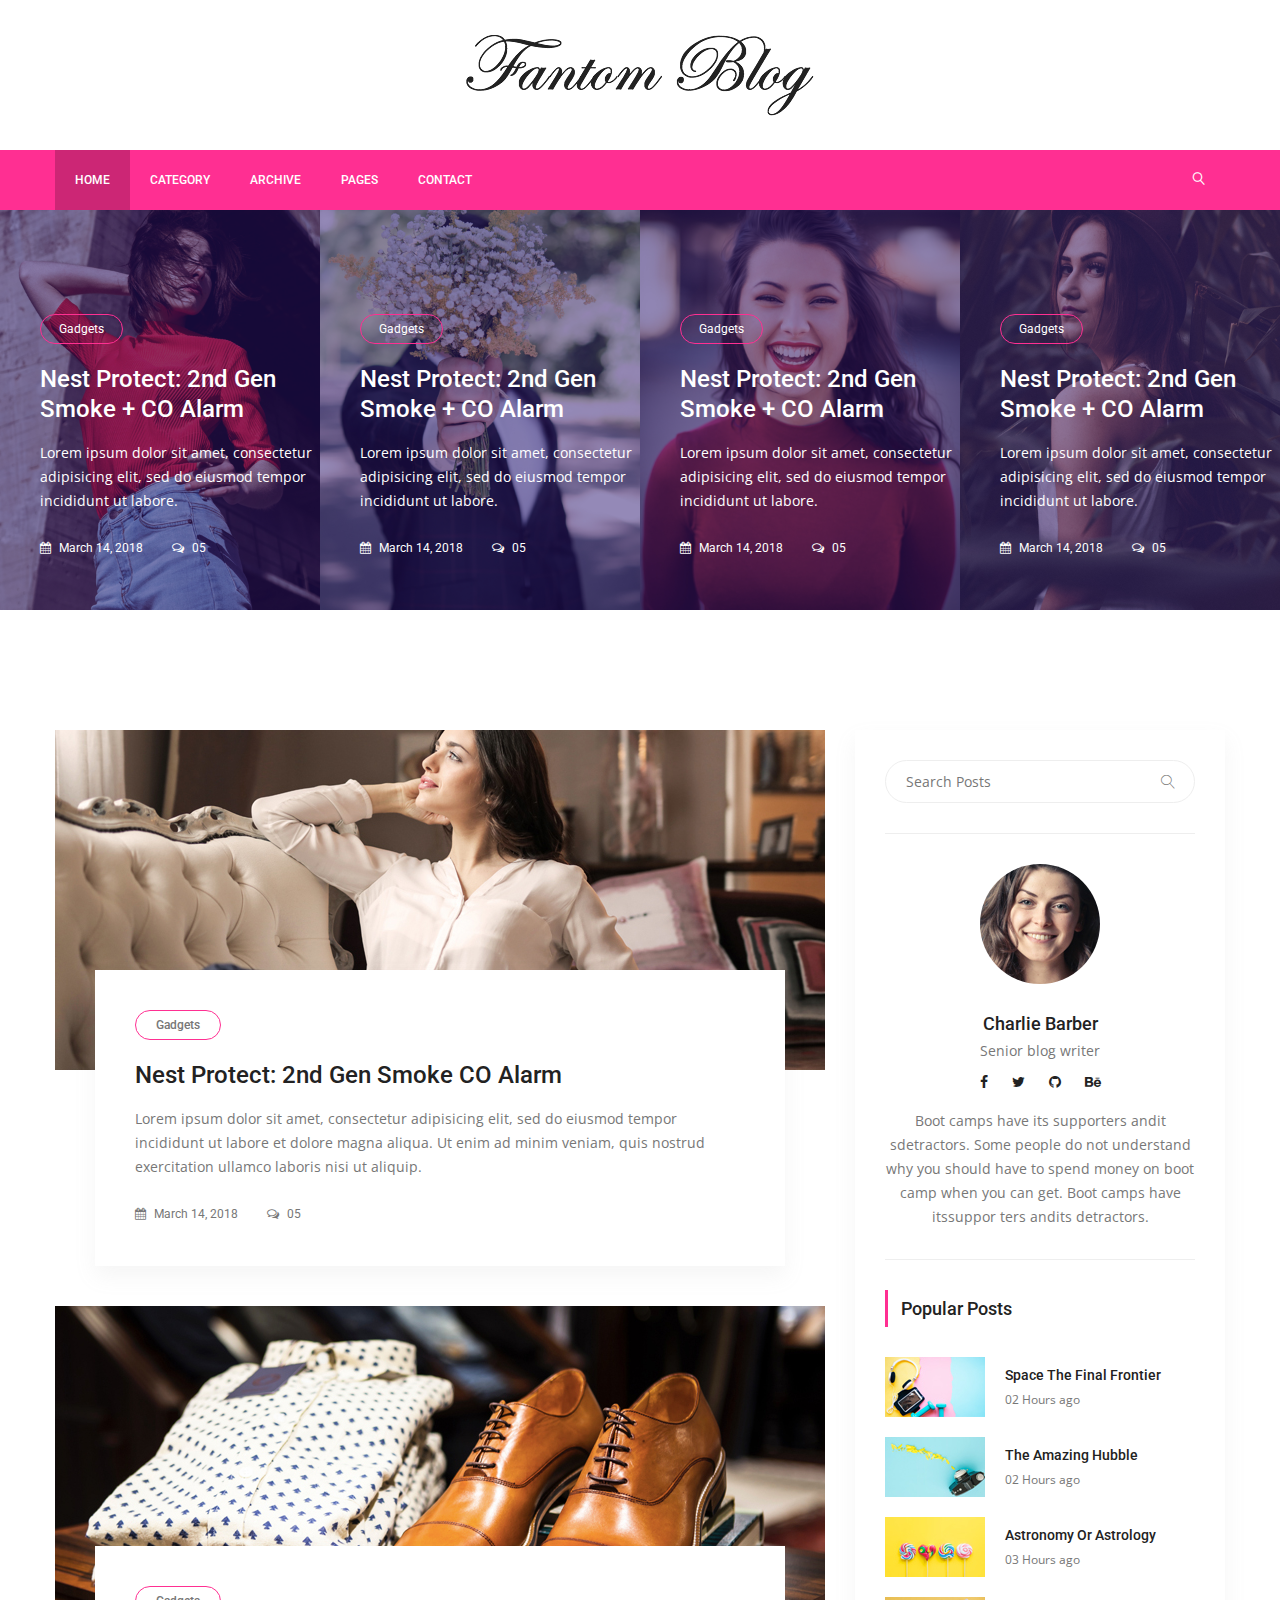
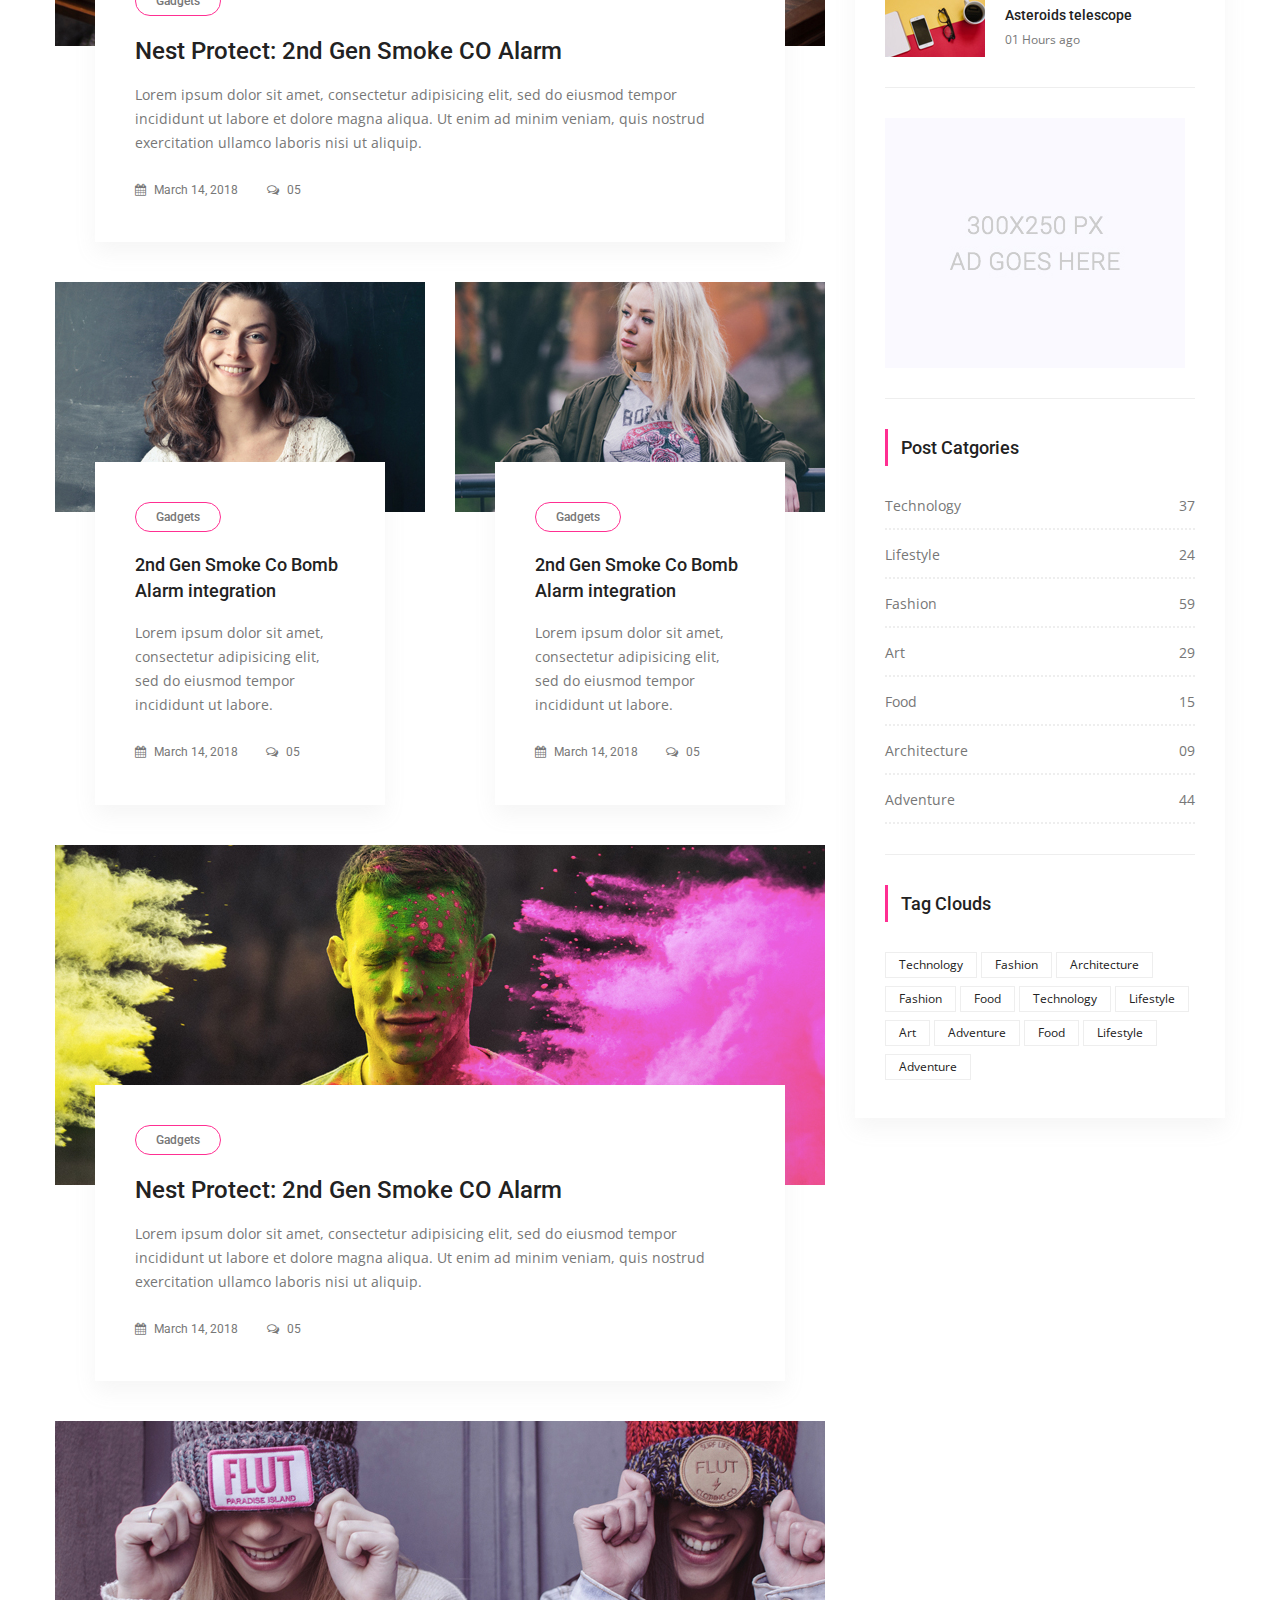
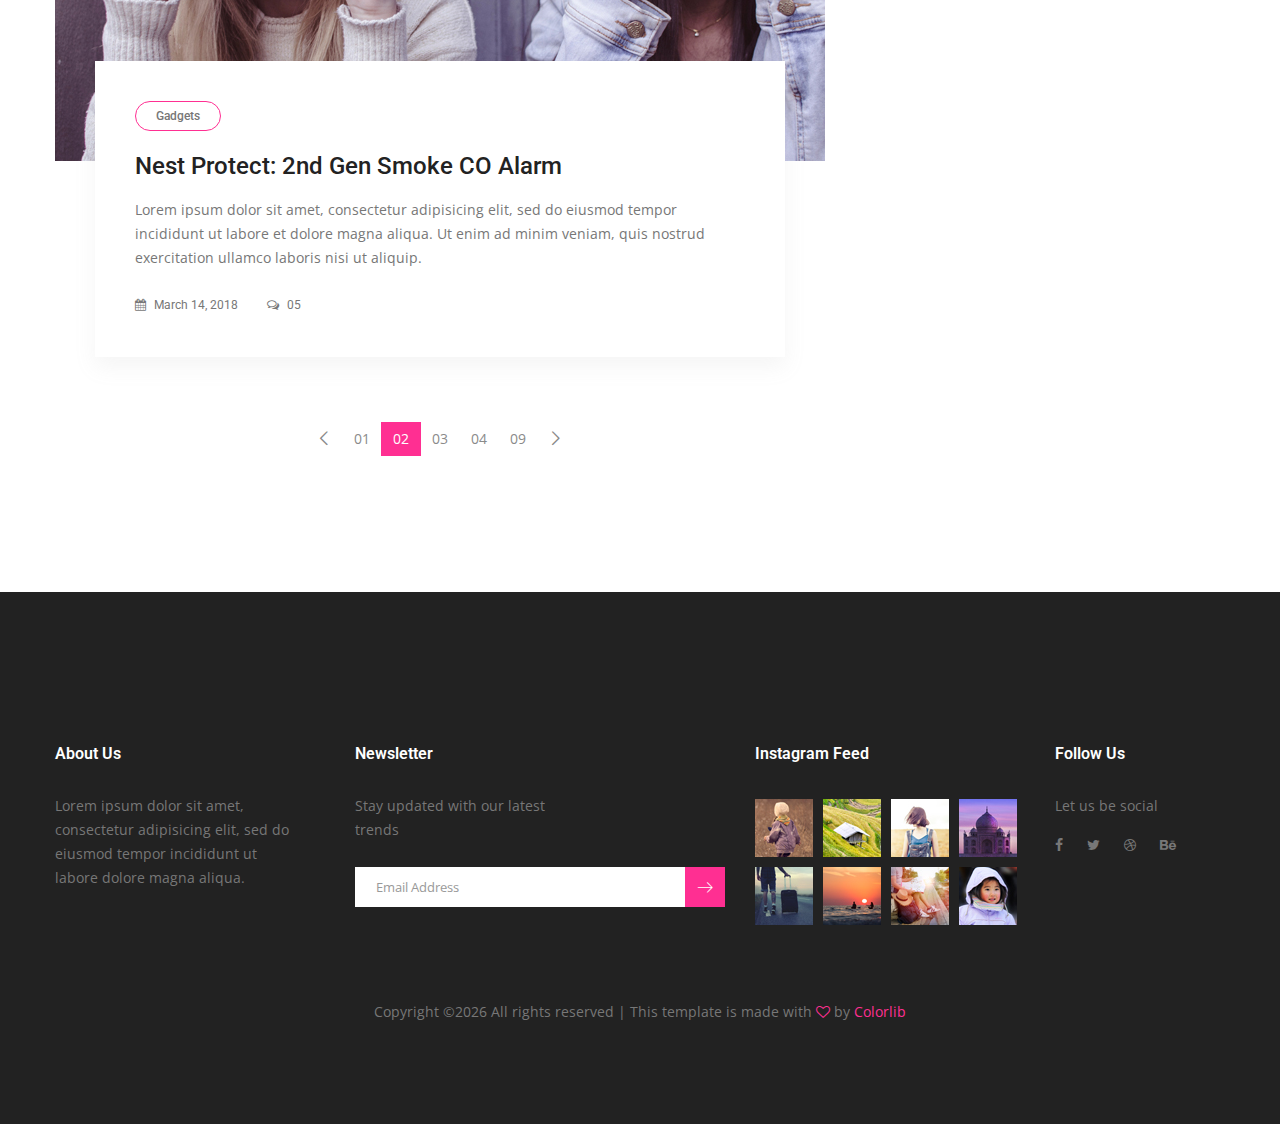
<file: fantom/index.html>
<!doctype html>
<html lang="en">
    <head>
        <!-- Required meta tags -->
        <meta charset="utf-8">
        <meta name="viewport" content="width=device-width, initial-scale=1, shrink-to-fit=no">
        <link rel="icon" href="img/favicon.png" type="image/png">
        <title>Fantom Blog</title>
        <!-- Bootstrap CSS -->
        <link rel="stylesheet" href="css/bootstrap.css">
        <link rel="stylesheet" href="vendors/linericon/style.css">
        <link rel="stylesheet" href="css/font-awesome.min.css">
        <link rel="stylesheet" href="vendors/owl-carousel/owl.carousel.min.css">
        <link rel="stylesheet" href="vendors/lightbox/simpleLightbox.css">
        <link rel="stylesheet" href="vendors/nice-select/css/nice-select.css">
        <link rel="stylesheet" href="vendors/animate-css/animate.css">
        <link rel="stylesheet" href="vendors/jquery-ui/jquery-ui.css">
        <!-- main css -->
        <link rel="stylesheet" href="css/style.css">
        <link rel="stylesheet" href="css/responsive.css">
    </head>
    <body>
        
        <!--================Header Menu Area =================-->
        <header class="header_area">
            <div class="logo_part">
            	<div class="container">
            		<a class="logo" href="#"><img src="img/logo.png" alt=""></a>
            	</div>
            </div>
			<div class="main_menu">
				<nav class="navbar navbar-expand-lg navbar-light">
					<div class="container">
						<!-- Brand and toggle get grouped for better mobile display -->
						<a class="navbar-brand logo_h" href="index.html"><img src="img/logo.png" alt=""></a>
						<button class="navbar-toggler" type="button" data-toggle="collapse" data-target="#navbarSupportedContent" aria-controls="navbarSupportedContent" aria-expanded="false" aria-label="Toggle navigation">
							<span class="icon-bar"></span>
							<span class="icon-bar"></span>
							<span class="icon-bar"></span>
						</button>
						<!-- Collect the nav links, forms, and other content for toggling -->
						<div class="collapse navbar-collapse offset" id="navbarSupportedContent">
							<ul class="nav navbar-nav menu_nav">
								<li class="nav-item active"><a class="nav-link" href="index.html">Home</a></li> 
								<li class="nav-item"><a class="nav-link" href="category.html">Category</a></li>
								<li class="nav-item"><a class="nav-link" href="archive.html">Archive</a></li>
								<li class="nav-item submenu dropdown">
									<a href="#" class="nav-link dropdown-toggle" data-toggle="dropdown" role="button" aria-haspopup="true" aria-expanded="false">Pages</a>
									<ul class="dropdown-menu">
										<li class="nav-item"><a class="nav-link" href="single-blog.html">Blog Details</a></li>
										<li class="nav-item"><a class="nav-link" href="elements.html">Elements</a></li>
									</ul>
								</li> 
								<li class="nav-item"><a class="nav-link" href="contact.html">Contact</a></li>
							</ul>
							<ul class="nav navbar-nav navbar-right ml-auto">
								<li class="nav-item"><a href="#" class="search"><i class="lnr lnr-magnifier"></i></a></li>
							</ul>
						</div> 
					</div>
				</nav>
			</div>
        </header>
        <!--================Header Menu Area =================-->
        
        <!--================Post Slider Area =================-->
        <section class="post_slider_area">
			<div class="post_slider_inner owl-carousel">
				<div class="item">
					<div class="post_s_item">
						<div class="post_img">
							<img src="img/post-slider/post-s-1.jpg" alt="">
						</div>
						<div class="post_text">
							<a class="cat" href="#">Gadgets</a>
							<a href="single-blog.html"><h4>Nest Protect: 2nd Gen Smoke + CO Alarm</h4></a>
							<p>Lorem ipsum dolor sit amet, consectetur adipisicing elit, sed do eiusmod tempor incididunt ut labore.</p>
							<div class="date">
								<a href="#"><i class="fa fa-calendar" aria-hidden="true"></i> March 14, 2018</a>
								<a href="#"><i class="fa fa-comments-o" aria-hidden="true"></i> 05</a>
							</div>
						</div>
					</div>
				</div>
				<div class="item">
					<div class="post_s_item">
						<div class="post_img">
							<img src="img/post-slider/post-s-2.jpg" alt="">
						</div>
						<div class="post_text">
							<a class="cat" href="#">Gadgets</a>
							<a href="single-blog.html"><h4>Nest Protect: 2nd Gen Smoke + CO Alarm</h4></a>
							<p>Lorem ipsum dolor sit amet, consectetur adipisicing elit, sed do eiusmod tempor incididunt ut labore.</p>
							<div class="date">
								<a href="#"><i class="fa fa-calendar" aria-hidden="true"></i> March 14, 2018</a>
								<a href="#"><i class="fa fa-comments-o" aria-hidden="true"></i> 05</a>
							</div>
						</div>
					</div>
				</div>
				<div class="item">
					<div class="post_s_item">
						<div class="post_img">
							<img src="img/post-slider/post-s-3.jpg" alt="">
						</div>
						<div class="post_text">
							<a class="cat" href="#">Gadgets</a>
							<a href="single-blog.html"><h4>Nest Protect: 2nd Gen Smoke + CO Alarm</h4></a>
							<p>Lorem ipsum dolor sit amet, consectetur adipisicing elit, sed do eiusmod tempor incididunt ut labore.</p>
							<div class="date">
								<a href="#"><i class="fa fa-calendar" aria-hidden="true"></i> March 14, 2018</a>
								<a href="#"><i class="fa fa-comments-o" aria-hidden="true"></i> 05</a>
							</div>
						</div>
					</div>
				</div>
				<div class="item">
					<div class="post_s_item">
						<div class="post_img">
							<img src="img/post-slider/post-s-4.jpg" alt="">
						</div>
						<div class="post_text">
							<a class="cat" href="#">Gadgets</a>
							<a href="single-blog.html"><h4>Nest Protect: 2nd Gen Smoke + CO Alarm</h4></a>
							<p>Lorem ipsum dolor sit amet, consectetur adipisicing elit, sed do eiusmod tempor incididunt ut labore.</p>
							<div class="date">
								<a href="#"><i class="fa fa-calendar" aria-hidden="true"></i> March 14, 2018</a>
								<a href="#"><i class="fa fa-comments-o" aria-hidden="true"></i> 05</a>
							</div>
						</div>
					</div>
				</div>
			</div>
        </section>
        <!--================End Post Slider Area =================-->
        
        <!--================Blog Area =================-->
        <section class="blog_area p_120">
            <div class="container">
                <div class="row">
                    <div class="col-lg-8">
                        <div class="blog_left_sidebar">
                            <article class="blog_style1">
                            	<div class="blog_img">
                            		<img class="img-fluid" src="img/home-blog/blog-1.jpg" alt="">
                            	</div>
                            	<div class="blog_text">
									<div class="blog_text_inner">
										<a class="cat" href="#">Gadgets</a>
										<a href="single-blog.html"><h4>Nest Protect: 2nd Gen Smoke CO Alarm</h4></a>
										<p>Lorem ipsum dolor sit amet, consectetur adipisicing elit, sed do eiusmod tempor incididunt ut labore et dolore magna aliqua. Ut enim ad minim veniam, quis nostrud exercitation ullamco laboris nisi ut aliquip.</p>
										<div class="date">
											<a href="#"><i class="fa fa-calendar" aria-hidden="true"></i> March 14, 2018</a>
											<a href="#"><i class="fa fa-comments-o" aria-hidden="true"></i> 05</a>
										</div>	
									</div>
                            	</div>
                            </article>
                            <article class="blog_style1">
                            	<div class="blog_img">
                            		<img class="img-fluid" src="img/home-blog/blog-2.jpg" alt="">
                            	</div>
                            	<div class="blog_text">
									<div class="blog_text_inner">
										<a class="cat" href="#">Gadgets</a>
										<a href="single-blog.html"><h4>Nest Protect: 2nd Gen Smoke CO Alarm</h4></a>
										<p>Lorem ipsum dolor sit amet, consectetur adipisicing elit, sed do eiusmod tempor incididunt ut labore et dolore magna aliqua. Ut enim ad minim veniam, quis nostrud exercitation ullamco laboris nisi ut aliquip.</p>
										<div class="date">
											<a href="#"><i class="fa fa-calendar" aria-hidden="true"></i> March 14, 2018</a>
											<a href="#"><i class="fa fa-comments-o" aria-hidden="true"></i> 05</a>
										</div>	
									</div>
								</div>
                            </article>
                            <div class="row">
                            	<div class="col-md-6">
                            		<article class="blog_style1 small">
										<div class="blog_img">
											<img class="img-fluid" src="img/home-blog/blog-small-1.jpg" alt="">
										</div>
										<div class="blog_text">
											<div class="blog_text_inner">
												<a class="cat" href="#">Gadgets</a>
												<a href="single-blog.html"><h4>2nd Gen Smoke Co Bomb Alarm integration</h4></a>
												<p>Lorem ipsum dolor sit amet, consectetur adipisicing elit, sed do eiusmod tempor incididunt ut labore.</p>
												<div class="date">
													<a href="#"><i class="fa fa-calendar" aria-hidden="true"></i> March 14, 2018</a>
													<a href="#"><i class="fa fa-comments-o" aria-hidden="true"></i> 05</a>
												</div>	
											</div>
										</div>
									</article>
                            	</div>
                            	<div class="col-md-6">
                            		<article class="blog_style1 small">
										<div class="blog_img">
											<img class="img-fluid" src="img/home-blog/blog-small-2.jpg" alt="">
										</div>
										<div class="blog_text">
											<div class="blog_text_inner">
												<a class="cat" href="#">Gadgets</a>
												<a href="single-blog.html"><h4>2nd Gen Smoke Co Bomb Alarm integration</h4></a>
												<p>Lorem ipsum dolor sit amet, consectetur adipisicing elit, sed do eiusmod tempor incididunt ut labore.</p>
												<div class="date">
													<a href="#"><i class="fa fa-calendar" aria-hidden="true"></i> March 14, 2018</a>
													<a href="#"><i class="fa fa-comments-o" aria-hidden="true"></i> 05</a>
												</div>	
											</div>
										</div>
									</article>
                            	</div>
                            </div>
                            <article class="blog_style1">
                            	<div class="blog_img">
                            		<img class="img-fluid" src="img/home-blog/blog-3.jpg" alt="">
                            	</div>
                            	<div class="blog_text">
									<div class="blog_text_inner">
										<a class="cat" href="#">Gadgets</a>
										<a href="single-blog.html"><h4>Nest Protect: 2nd Gen Smoke CO Alarm</h4></a>
										<p>Lorem ipsum dolor sit amet, consectetur adipisicing elit, sed do eiusmod tempor incididunt ut labore et dolore magna aliqua. Ut enim ad minim veniam, quis nostrud exercitation ullamco laboris nisi ut aliquip.</p>
										<div class="date">
											<a href="#"><i class="fa fa-calendar" aria-hidden="true"></i> March 14, 2018</a>
											<a href="#"><i class="fa fa-comments-o" aria-hidden="true"></i> 05</a>
										</div>	
									</div>
                            	</div>
                            </article>
                            <article class="blog_style1">
                            	<div class="blog_img">
                            		<img class="img-fluid" src="img/home-blog/blog-4.jpg" alt="">
                            	</div>
                            	<div class="blog_text">
									<div class="blog_text_inner">
										<a class="cat" href="#">Gadgets</a>
										<a href="single-blog.html"><h4>Nest Protect: 2nd Gen Smoke CO Alarm</h4></a>
										<p>Lorem ipsum dolor sit amet, consectetur adipisicing elit, sed do eiusmod tempor incididunt ut labore et dolore magna aliqua. Ut enim ad minim veniam, quis nostrud exercitation ullamco laboris nisi ut aliquip.</p>
										<div class="date">
											<a href="#"><i class="fa fa-calendar" aria-hidden="true"></i> March 14, 2018</a>
											<a href="#"><i class="fa fa-comments-o" aria-hidden="true"></i> 05</a>
										</div>	
									</div>
								</div>
                            </article>
                            <nav class="blog-pagination justify-content-center d-flex">
		                        <ul class="pagination">
		                            <li class="page-item">
		                                <a href="#" class="page-link" aria-label="Previous">
		                                    <span aria-hidden="true">
		                                        <span class="lnr lnr-chevron-left"></span>
		                                    </span>
		                                </a>
		                            </li>
		                            <li class="page-item"><a href="#" class="page-link">01</a></li>
		                            <li class="page-item active"><a href="#" class="page-link">02</a></li>
		                            <li class="page-item"><a href="#" class="page-link">03</a></li>
		                            <li class="page-item"><a href="#" class="page-link">04</a></li>
		                            <li class="page-item"><a href="#" class="page-link">09</a></li>
		                            <li class="page-item">
		                                <a href="#" class="page-link" aria-label="Next">
		                                    <span aria-hidden="true">
		                                        <span class="lnr lnr-chevron-right"></span>
		                                    </span>
		                                </a>
		                            </li>
		                        </ul>
		                    </nav>
                        </div>
                    </div>
                    <div class="col-lg-4">
                        <div class="blog_right_sidebar">
                            <aside class="single_sidebar_widget search_widget">
                                <div class="input-group">
                                    <input type="text" class="form-control" placeholder="Search Posts">
                                    <span class="input-group-btn">
                                        <button class="btn btn-default" type="button"><i class="lnr lnr-magnifier"></i></button>
                                    </span>
                                </div><!-- /input-group -->
                                <div class="br"></div>
                            </aside>
                            <aside class="single_sidebar_widget author_widget">
                                <img class="author_img rounded-circle" src="img/blog/author.png" alt="">
                                <h4>Charlie Barber</h4>
                                <p>Senior blog writer</p>
                                <div class="social_icon">
                                    <a href="#"><i class="fa fa-facebook"></i></a>
                                    <a href="#"><i class="fa fa-twitter"></i></a>
                                    <a href="#"><i class="fa fa-github"></i></a>
                                    <a href="#"><i class="fa fa-behance"></i></a>
                                </div>
                                <p>Boot camps have its supporters andit sdetractors. Some people do not understand why you should have to spend money on boot camp when you can get. Boot camps have itssuppor ters andits detractors.</p>
                                <div class="br"></div>
                            </aside>
                            <aside class="single_sidebar_widget popular_post_widget">
                                <h3 class="widget_title">Popular Posts</h3>
                                <div class="media post_item">
                                    <img src="img/blog/popular-post/post1.jpg" alt="post">
                                    <div class="media-body">
                                        <a href="blog-details.html"><h3>Space The Final Frontier</h3></a>
                                        <p>02 Hours ago</p>
                                    </div>
                                </div>
                                <div class="media post_item">
                                    <img src="img/blog/popular-post/post2.jpg" alt="post">
                                    <div class="media-body">
                                        <a href="blog-details.html"><h3>The Amazing Hubble</h3></a>
                                        <p>02 Hours ago</p>
                                    </div>
                                </div>
                                <div class="media post_item">
                                    <img src="img/blog/popular-post/post3.jpg" alt="post">
                                    <div class="media-body">
                                        <a href="blog-details.html"><h3>Astronomy Or Astrology</h3></a>
                                        <p>03 Hours ago</p>
                                    </div>
                                </div>
                                <div class="media post_item">
                                    <img src="img/blog/popular-post/post4.jpg" alt="post">
                                    <div class="media-body">
                                        <a href="blog-details.html"><h3>Asteroids telescope</h3></a>
                                        <p>01 Hours ago</p>
                                    </div>
                                </div>
                                <div class="br"></div>
                            </aside>
                            <aside class="single_sidebar_widget"> 
                                <a href="#"><img class="img-fluid" src="img/blog/add.jpg" alt=""></a>
                                <div class="br"></div>
                            </aside>
                            <aside class="single_sidebar_widget post_category_widget">
                                <h4 class="widget_title">Post Catgories</h4>
                                <ul class="list cat-list">
                                    <li>
                                        <a href="#" class="d-flex justify-content-between">
                                            <p>Technology</p>
                                            <p>37</p>
                                        </a>
                                    </li>
                                    <li>
                                        <a href="#" class="d-flex justify-content-between">
                                            <p>Lifestyle</p>
                                            <p>24</p>
                                        </a>
                                    </li>
                                    <li>
                                        <a href="#" class="d-flex justify-content-between">
                                            <p>Fashion</p>
                                            <p>59</p>
                                        </a>
                                    </li>
                                    <li>
                                        <a href="#" class="d-flex justify-content-between">
                                            <p>Art</p>
                                            <p>29</p>
                                        </a>
                                    </li>
                                    <li>
                                        <a href="#" class="d-flex justify-content-between">
                                            <p>Food</p>
                                            <p>15</p>
                                        </a>
                                    </li>
                                    <li>
                                        <a href="#" class="d-flex justify-content-between">
                                            <p>Architecture</p>
                                            <p>09</p>
                                        </a>
                                    </li>
                                    <li>
                                        <a href="#" class="d-flex justify-content-between">
                                            <p>Adventure</p>
                                            <p>44</p>
                                        </a>
                                    </li>															
                                </ul>
                                <div class="br"></div>
                            </aside>
                            <aside class="single-sidebar-widget tag_cloud_widget">
                                <h4 class="widget_title">Tag Clouds</h4>
                                <ul class="list">
                                    <li><a href="#">Technology</a></li>
                                    <li><a href="#">Fashion</a></li>
                                    <li><a href="#">Architecture</a></li>
                                    <li><a href="#">Fashion</a></li>
                                    <li><a href="#">Food</a></li>
                                    <li><a href="#">Technology</a></li>
                                    <li><a href="#">Lifestyle</a></li>
                                    <li><a href="#">Art</a></li>
                                    <li><a href="#">Adventure</a></li>
                                    <li><a href="#">Food</a></li>
                                    <li><a href="#">Lifestyle</a></li>
                                    <li><a href="#">Adventure</a></li>
                                </ul>
                            </aside>
                        </div>
                    </div>
                </div>
            </div>
        </section>
        <!--================Blog Area =================-->
        
        <!--================ start footer Area  =================-->	
        <footer class="footer-area">
            <div class="container">
                <div class="row">
                    <div class="col-lg-3  col-md-6 col-sm-6">
                        <div class="single-footer-widget">
                            <h6 class="footer_title">About Us</h6>
                            <p>Lorem ipsum dolor sit amet, consectetur adipisicing elit, sed do eiusmod tempor incididunt ut labore dolore magna aliqua.</p>
                        </div>
                    </div>
                    <div class="col-lg-4 col-md-6 col-sm-6">
                        <div class="single-footer-widget">
                            <h6 class="footer_title">Newsletter</h6>
                            <p>Stay updated with our latest trends</p>		
                            <div id="mc_embed_signup">
                                <form target="_blank" action="https://spondonit.us12.list-manage.com/subscribe/post?u=1462626880ade1ac87bd9c93a&amp;id=92a4423d01" method="get" class="subscribe_form relative">
                                    <div class="input-group d-flex flex-row">
                                        <input name="EMAIL" placeholder="Email Address" onfocus="this.placeholder = ''" onblur="this.placeholder = 'Email Address '" required="" type="email">
                                        <button class="btn sub-btn"><span class="lnr lnr-arrow-right"></span></button>		
                                    </div>									
                                    <div class="mt-10 info"></div>
                                </form>
                            </div>
                        </div>
                    </div>
                    <div class="col-lg-3 col-md-6 col-sm-6">
                        <div class="single-footer-widget instafeed">
                            <h6 class="footer_title">Instagram Feed</h6>
                            <ul class="list instafeed d-flex flex-wrap">
                                <li><img src="img/instagram/Image-01.jpg" alt=""></li>
                                <li><img src="img/instagram/Image-02.jpg" alt=""></li>
                                <li><img src="img/instagram/Image-03.jpg" alt=""></li>
                                <li><img src="img/instagram/Image-04.jpg" alt=""></li>
                                <li><img src="img/instagram/Image-05.jpg" alt=""></li>
                                <li><img src="img/instagram/Image-06.jpg" alt=""></li>
                                <li><img src="img/instagram/Image-07.jpg" alt=""></li>
                                <li><img src="img/instagram/Image-08.jpg" alt=""></li>
                            </ul>
                        </div>
                    </div>	
                    <div class="col-lg-2 col-md-6 col-sm-6">
                        <div class="single-footer-widget f_social_wd">
                            <h6 class="footer_title">Follow Us</h6>
                            <p>Let us be social</p>
                            <div class="f_social">
                            	<a href="#"><i class="fa fa-facebook"></i></a>
								<a href="#"><i class="fa fa-twitter"></i></a>
								<a href="#"><i class="fa fa-dribbble"></i></a>
								<a href="#"><i class="fa fa-behance"></i></a>
                            </div>
                        </div>
                    </div>						
                </div>
                <div class="row footer-bottom d-flex justify-content-between align-items-center">
                    <p class="col-lg-12 footer-text text-center"><!-- Link back to Colorlib can't be removed. Template is licensed under CC BY 3.0. -->
Copyright &copy;<script>document.write(new Date().getFullYear());</script> All rights reserved | This template is made with <i class="fa fa-heart-o" aria-hidden="true"></i> by <a href="https://colorlib.com" target="_blank">Colorlib</a>
<!-- Link back to Colorlib can't be removed. Template is licensed under CC BY 3.0. --></p>
                </div>
            </div>
        </footer>
		<!--================ End footer Area  =================-->
        
        
        
        
        <!-- Optional JavaScript -->
        <!-- jQuery first, then Popper.js, then Bootstrap JS -->
        <script src="js/jquery-3.2.1.min.js"></script>
        <script src="js/popper.js"></script>
        <script src="js/bootstrap.min.js"></script>
        <script src="js/stellar.js"></script>
        <script src="vendors/lightbox/simpleLightbox.min.js"></script>
        <script src="vendors/nice-select/js/jquery.nice-select.min.js"></script>
        <script src="vendors/isotope/imagesloaded.pkgd.min.js"></script>
        <script src="vendors/isotope/isotope-min.js"></script>
        <script src="vendors/owl-carousel/owl.carousel.min.js"></script>
        <script src="vendors/jquery-ui/jquery-ui.js"></script>
        <script src="js/jquery.ajaxchimp.min.js"></script>
        <script src="js/mail-script.js"></script>
        <script src="js/theme.js"></script>
    </body>
</html>
</file>
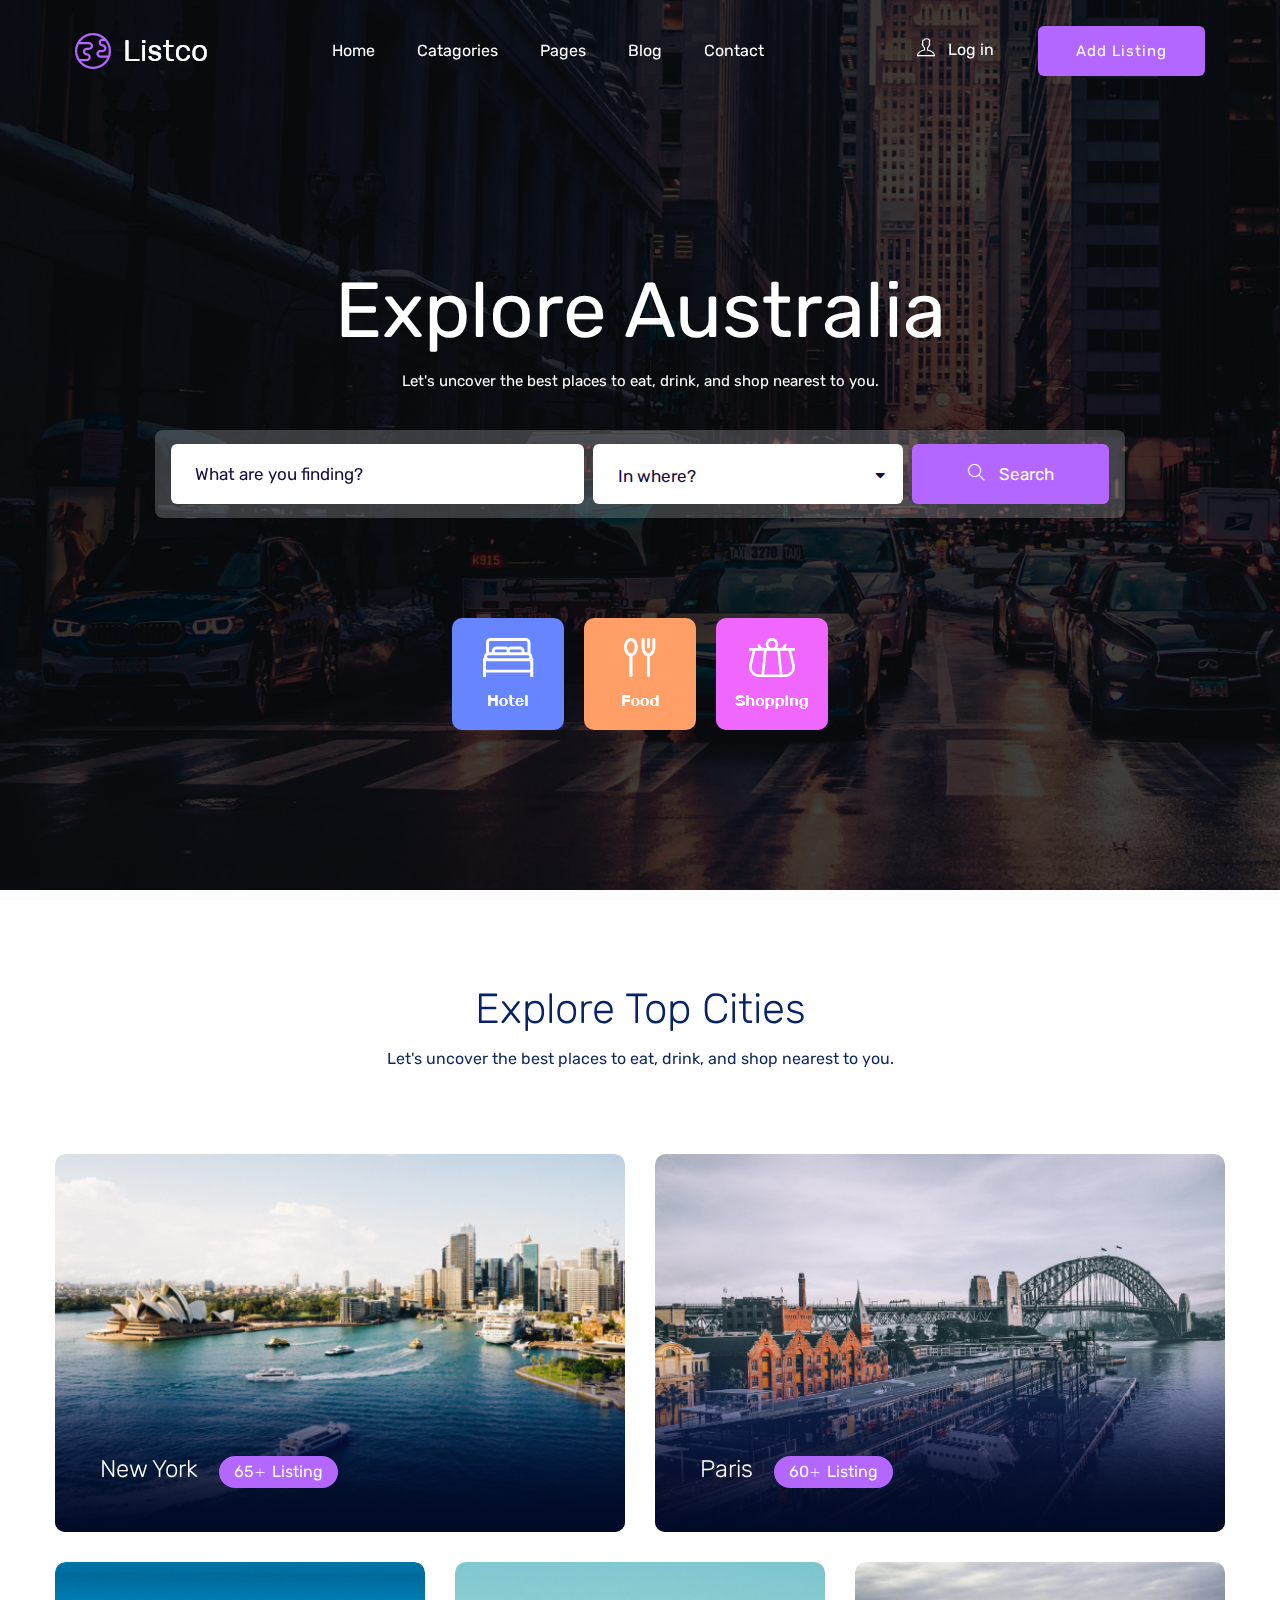
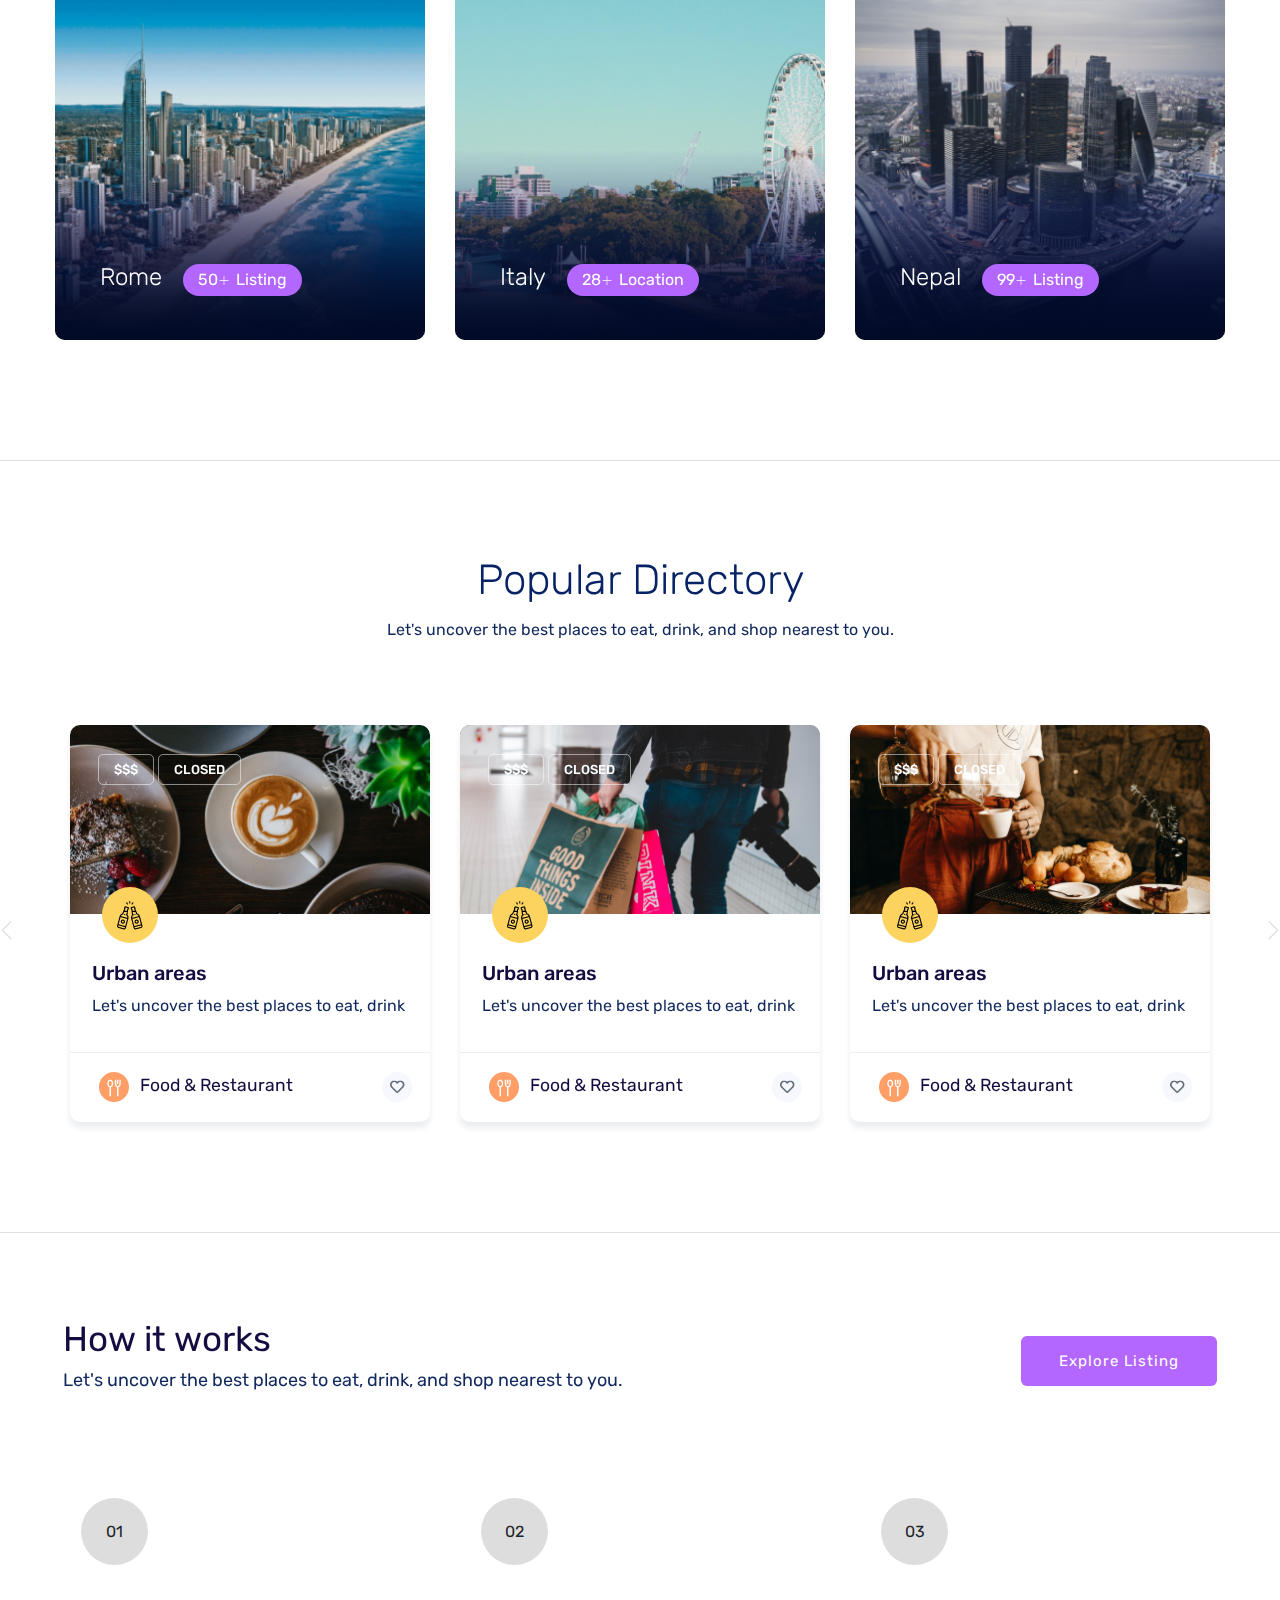
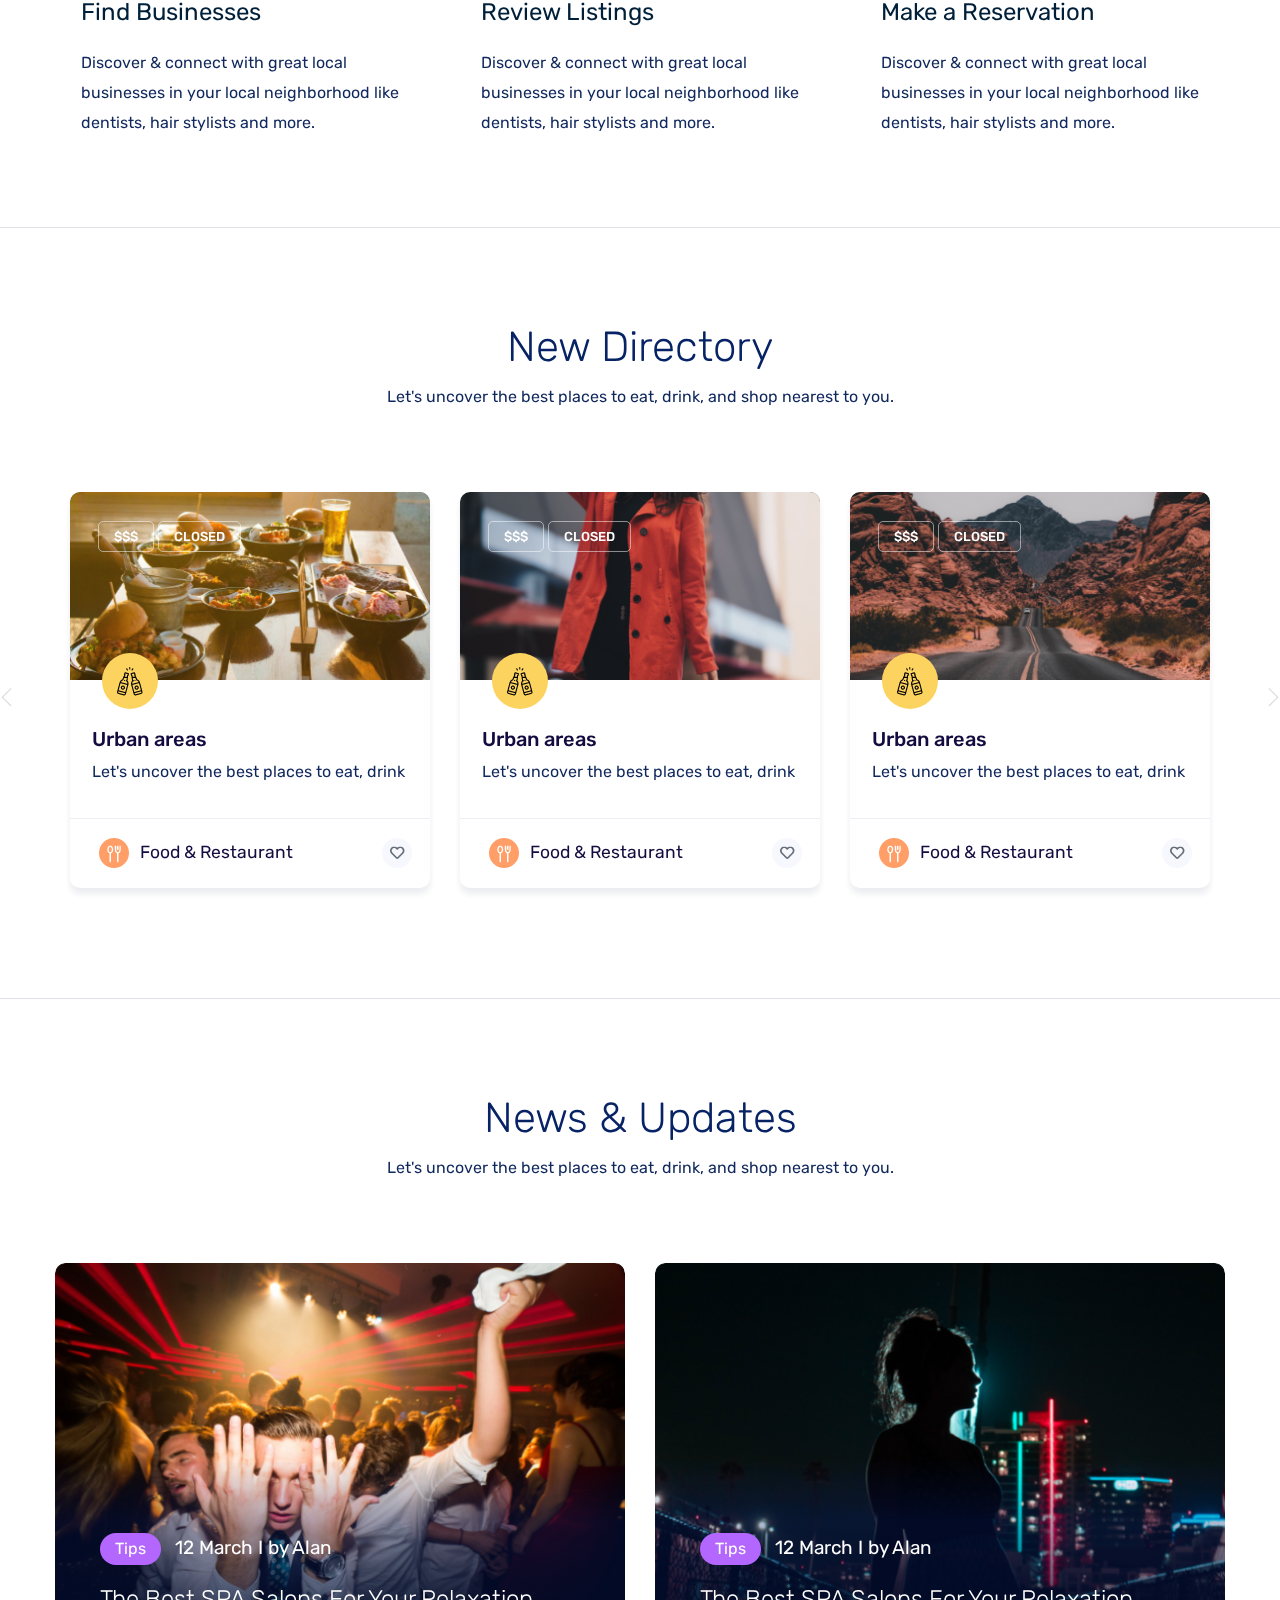
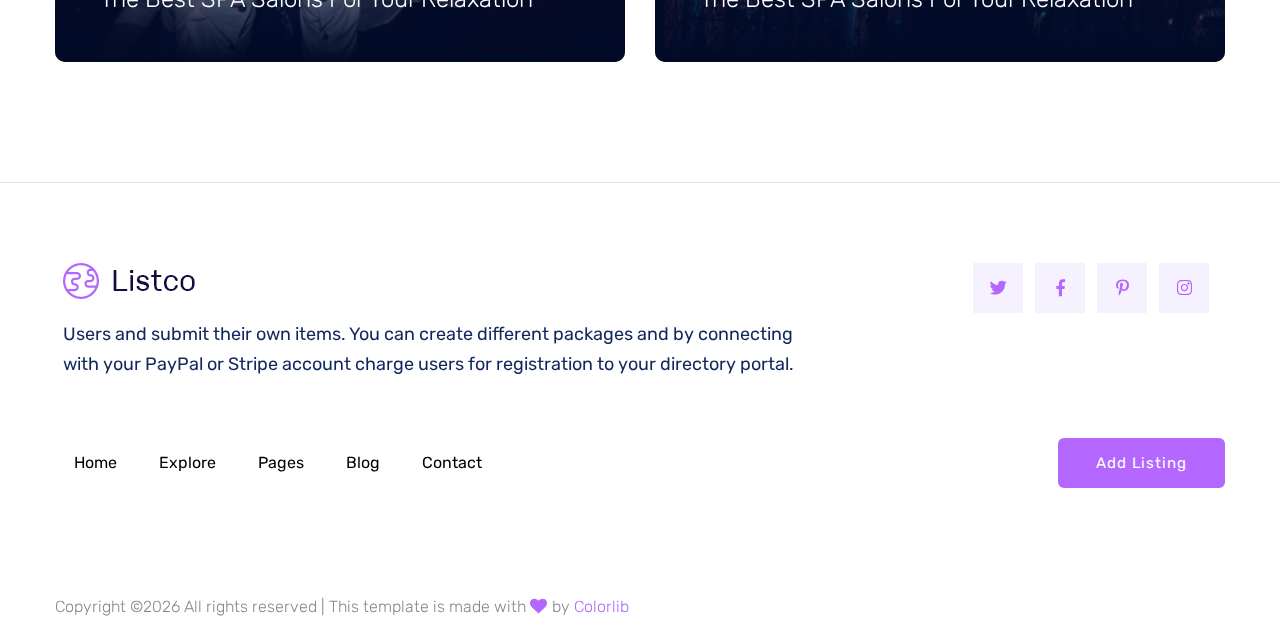
<file: listco/index.html>
<!doctype html>
<html class="no-js" lang="zxx">
<head>
    <meta charset="utf-8">
    <meta http-equiv="x-ua-compatible" content="ie=edge">
    <title>DirectoryListing</title>
    <meta name="description" content="">
    <meta name="viewport" content="width=device-width, initial-scale=1">
    <link rel="manifest" href="site.webmanifest">
    <link rel="shortcut icon" type="image/x-icon" href="assets/img/favicon.ico">

	<!-- CSS here -->
	<link rel="stylesheet" href="assets/css/bootstrap.min.css">
	<link rel="stylesheet" href="assets/css/owl.carousel.min.css">
	<link rel="stylesheet" href="assets/css/slicknav.css">
    <link rel="stylesheet" href="assets/css/flaticon.css">
    <link rel="stylesheet" href="assets/css/progressbar_barfiller.css">
    <link rel="stylesheet" href="assets/css/gijgo.css">
    <link rel="stylesheet" href="assets/css/animate.min.css">
    <link rel="stylesheet" href="assets/css/animated-headline.css">
	<link rel="stylesheet" href="assets/css/magnific-popup.css">
	<link rel="stylesheet" href="assets/css/fontawesome-all.min.css">
	<link rel="stylesheet" href="assets/css/themify-icons.css">
	<link rel="stylesheet" href="assets/css/slick.css">
	<link rel="stylesheet" href="assets/css/nice-select.css">
	<link rel="stylesheet" href="assets/css/style.css">
</head>
<body>
    <!-- ? Preloader Start -->
    <div id="preloader-active">
        <div class="preloader d-flex align-items-center justify-content-center">
            <div class="preloader-inner position-relative">
                <div class="preloader-circle"></div>
                <div class="preloader-img pere-text">
                    <img src="assets/img/logo/loder.png" alt="">
                </div>
            </div>
        </div>
    </div>
    <!-- Preloader Start -->
    <header>
        <!-- Header Start -->
        <div class="header-area header-transparent">
            <div class="main-header header-sticky">
                <div class="container-fluid">
                    <div class="menu-wrapper d-flex align-items-center justify-content-between">
                        <!-- Logo -->
                        <div class="logo">
                            <a href="index.html"><img src="assets/img/logo/logo.png" alt=""></a>
                        </div>
                        <!-- Main-menu -->
                        <div class="main-menu f-right d-none d-lg-block">
                            <nav>
                                <ul id="navigation">
                                    <li><a href="index.html">Home</a></li>
                                    <li><a href="listing.html">Catagories</a></li> 
                                    <li><a href="#">Pages</a>
                                        <ul class="submenu">
                                            <li><a href="directory_details.html">listing Details</a></li>
                                            <li><a href="listing.html">Catagories</a></li> 
                                        </ul>
                                    </li>
                                    <li><a href="blog.html">Blog</a>
                                        <ul class="submenu">
                                            <li><a href="blog.html">Blog</a></li>
                                            <li><a href="blog_details.html">Blog Details</a></li>
                                            <li><a href="elements.html">Elements</a></li>
                                        </ul>
                                    </li>
                                    <li><a href="contact.html">Contact</a></li>
                                </ul>
                            </nav>
                        </div>          
                        <!-- Header-btn -->
                        <div class="header-btns d-none d-lg-block f-right">
                            <a href="#" class="mr-40"><i class="ti-user"></i> Log in</a>
                            <a href="#" class="btn">Add Listing</a>
                        </div>
                        <!-- Mobile Menu -->
                        <div class="col-12">
                            <div class="mobile_menu d-block d-lg-none"></div>
                        </div>
                    </div>
                </div>
            </div>
        </div>
        <!-- Header End -->
    </header>
    <main>
        <!--? Hero Area Start-->
        <div class="slider-area hero-bg1 hero-overly">
            <div class="single-slider hero-overly  slider-height1 d-flex align-items-center">
                <div class="container">
                    <div class="row justify-content-center">
                        <div class="col-xl-10 col-lg-10">
                            <!-- Hero Caption -->
                            <div class="hero__caption pt-100">
                                <h1>Explore Australia</h1>
                                <p>Let's uncover the best places to eat, drink, and shop nearest to you.</p>
                            </div>
                            <!--Hero form -->
                            <form action="#" class="search-box mb-100">
                                <div class="input-form">
                                    <input type="text" placeholder="What are you finding?">
                                </div>
                                <div class="select-form">
                                    <div class="select-itms">
                                        <select name="select" id="select1">
                                            <option value="">In where?</option>
                                            <option value="">Catagories One</option>
                                            <option value="">Catagories Two</option>
                                            <option value="">Catagories Three</option>
                                            <option value="">Catagories Four</option>
                                        </select>
                                    </div>
                                </div>
                                <div class="search-form">
                                    <a href="#"><i class="ti-search"></i> Search</a>
                                </div>	
                            </form>	
                            <!-- hero category1 img -->
                            <div class="category-img text-center">
                                <a href="listing.html"> <img src="assets/img/gallery/hero_category1.png" alt=""></a>
                                <a href="listing.html"> <img src="assets/img/gallery/hero_category2.png" alt=""></a>
                                <a href="listing.html"> <img src="assets/img/gallery/hero_category3.png" alt=""></a>
                            </div>
                        </div>
                    </div>
                </div>
            </div>
        </div>
        <!--Hero Area End-->
        <!--? Popular Locations Start 01-->
        <div class="popular-location border-bottom section-padding40">
            <div class="container">
                <div class="row">
                    <div class="col-lg-12">
                        <!-- Section Tittle -->
                        <div class="section-tittle text-center mb-80">
                            <h2>Explore top cities</h2>
                            <p>Let's uncover the best places to eat, drink, and shop nearest to you.</p>
                        </div>
                    </div>
                </div>
                <div class="row">
                    <div class="col-lg-6 col-md-6 col-sm-6">
                        <div class="single-location mb-30">
                            <div class="location-img">
                                <img src="assets/img/gallery/location1.png" alt="">
                            </div>
                            <div class="location-details">
                                <p>New York</p>
                                <a href="#" class="location-btn">65 <i class="ti-plus"></i> Listing</a>
                            </div>
                        </div>
                    </div>
                    <div class="col-lg-6 col-md-6 col-sm-6">
                        <div class="single-location mb-30">
                            <div class="location-img">
                                <img src="assets/img/gallery/location2.png" alt="">
                            </div>
                            <div class="location-details">
                                <p>Paris</p>
                                <a href="#" class="location-btn">60 <i class="ti-plus"></i> Listing</a>
                            </div>
                        </div>
                    </div>
                    <div class="col-lg-4 col-md-6 col-sm-6">
                        <div class="single-location mb-30">
                            <div class="location-img">
                                <img src="assets/img/gallery/location3.png" alt="">
                            </div>
                            <div class="location-details">
                                <p>Rome</p>
                                <a href="#" class="location-btn">50 <i class="ti-plus"></i> Listing</a>
                            </div>
                        </div>
                    </div>
                    <div class="col-lg-4 col-md-6 col-sm-6">
                        <div class="single-location mb-30">
                            <div class="location-img">
                                <img src="assets/img/gallery/location4.png" alt="">
                            </div>
                            <div class="location-details">
                                <p>Italy</p>
                                <a href="#" class="location-btn">28 <i class="ti-plus"></i> Location</a>
                            </div>
                        </div>
                    </div>
                    <div class="col-lg-4 col-md-6 col-sm-6">
                        <div class="single-location mb-30">
                            <div class="location-img">
                                <img src="assets/img/gallery/location5.png" alt="">
                            </div>
                            <div class="location-details">
                                <p>Nepal</p>
                                <a href="#" class="location-btn">99 <i class="ti-plus"></i> Listing</a>
                            </div>
                        </div>
                    </div>
                </div>
            </div>
        </div>
        <!-- Popular Locations End -->
        <!--? Popular Directory Start -->
        <div class="popular-directorya-area  border-bottom section-padding40 fix">
            <div class="container">
                <div class="row">
                    <div class="col-lg-12">
                        <!-- Section Tittle -->
                        <div class="section-tittle text-center mb-80">
                            <h2>Popular Directory</h2>
                            <p>Let's uncover the best places to eat, drink, and shop nearest to you.</p>
                        </div>
                    </div>
                </div>
                <div class="directory-active">
                    <!-- Single -->
                    <div class="properties pb-20">
                        <div class="properties__card">
                            <div class="properties__img overlay1">
                                <a href="#"><img src="assets/img/gallery/properties1.png" alt=""></a>
                                <div class="img-text">
                                    <span>$$$</span>
                                    <span>Closed</span>
                                </div>
                                <div class="icon">
                                    <img src="assets/img/gallery/categori_icon1.png" alt=""> 
                                </div>
                            </div>
                            <div class="properties__caption">
                                <h3><a href="#">Urban areas</a></h3>
                                <p>Let's uncover the best places to eat, drink</p>
                            </div>
                            <div class="properties__footer d-flex justify-content-between align-items-center">
                                <div class="restaurant-name">
                                    <img src="assets/img/gallery/restaurant-icon.png" alt="">
                                    <h3>Food & Restaurant</h3>
                                </div>
                                <div class="heart">
                                    <img src="assets/img/gallery/heart1.png" alt="">
                                </div>
                            </div>
                        </div>
                    </div>
                    <!-- Single -->
                    <div class="properties pb-20">
                        <div class="properties__card">
                            <div class="properties__img overlay1">
                                <a href="#"><img src="assets/img/gallery/properties2.png" alt=""></a>
                                <div class="img-text">
                                    <span>$$$</span>
                                    <span>Closed</span>
                                </div>
                                <div class="icon">
                                    <img src="assets/img/gallery/categori_icon1.png" alt=""> 
                                </div>
                            </div>
                            <div class="properties__caption">
                                <h3><a href="#">Urban areas</a></h3>
                                <p>Let's uncover the best places to eat, drink</p>
                            </div>
                            <div class="properties__footer d-flex justify-content-between align-items-center">
                                <div class="restaurant-name">
                                    <img src="assets/img/gallery/restaurant-icon.png" alt="">
                                    <h3>Food & Restaurant</h3>
                                </div>
                                <div class="heart">
                                    <img src="assets/img/gallery/heart1.png" alt="">
                                </div>
                            </div>
                        </div>
                    </div>
                    <!-- Single -->
                    <div class="properties pb-20">
                        <div class="properties__card">
                            <div class="properties__img overlay1">
                                <a href="#"><img src="assets/img/gallery/properties3.png" alt=""></a>
                                <div class="img-text">
                                    <span>$$$</span>
                                    <span>Closed</span>
                                </div>
                                <div class="icon">
                                    <img src="assets/img/gallery/categori_icon1.png" alt=""> 
                                </div>
                            </div>
                            <div class="properties__caption">
                                <h3><a href="#">Urban areas</a></h3>
                                <p>Let's uncover the best places to eat, drink</p>
                            </div>
                            <div class="properties__footer d-flex justify-content-between align-items-center">
                                <div class="restaurant-name">
                                    <img src="assets/img/gallery/restaurant-icon.png" alt="">
                                    <h3>Food & Restaurant</h3>
                                </div>
                                <div class="heart">
                                    <img src="assets/img/gallery/heart1.png" alt="">
                                </div>
                            </div>
                        </div>
                    </div>
                    <!-- Single -->
                    <div class="properties pb-20">
                        <div class="properties__card">
                            <div class="properties__img overlay1">
                                <a href="#"><img src="assets/img/gallery/properties3.png" alt=""></a>
                                <div class="img-text">
                                    <span>$$$</span>
                                    <span>Closed</span>
                                </div>
                                <div class="icon">
                                    <img src="assets/img/gallery/categori_icon1.png" alt=""> 
                                </div>
                            </div>
                            <div class="properties__caption">
                                <h3><a href="#">Urban areas</a></h3>
                                <p>Let's uncover the best places to eat, drink</p>
                            </div>
                            <div class="properties__footer d-flex justify-content-between align-items-center">
                                <div class="restaurant-name">
                                    <img src="assets/img/gallery/restaurant-icon.png" alt="">
                                    <h3>Food & Restaurant</h3>
                                </div>
                                <div class="heart">
                                    <img src="assets/img/gallery/heart1.png" alt="">
                                </div>
                            </div>
                        </div>
                    </div>
                </div>
            </div>
        </div>
        <!--? Popular Directory End -->
        <!--? Want To work 01-->
        <section class="wantToWork-area">
            <div class="container">
                <div class="wants-wrapper w-padding2">
                    <div class="row align-items-center justify-content-between">
                        <div class="col-xl-7 col-lg-9 col-md-8">
                            <div class="wantToWork-caption wantToWork-caption2">
                                <h2>How it works</h2>
                                <p>Let's uncover the best places to eat, drink, and shop nearest to you.</p>
                            </div>
                        </div>
                        <div class="col-xl-2 col-lg-3 col-md-4">
                            <a href="#" class="btn f-right sm-left">Explore Listing</a>
                        </div>
                    </div>
                </div>
            </div>
        </section>
        <!-- Want To work End -->
        <!--? Our Services Start -->
        <div class="our-services  border-bottom">
            <div class="container">
                <div class="row">
                    <div class=" col-lg-4 col-md-6 col-sm-6">
                        <div class="single-services mb-30">
                            <div class="services-ion">
                                <span>01</span>
                            </div>
                            <div class="services-cap">
                                <h5><a href="#">Find Businesses</a></h5>
                                <p>Discover & connect with great local businesses in your local neighborhood like dentists, hair stylists and more.</p>
                            </div>
                        </div>
                    </div>
                    <div class=" col-lg-4 col-md-6 col-sm-6">
                        <div class="single-services mb-30">
                            <div class="services-ion">
                                <span>02</span>
                            </div>
                            <div class="services-cap">
                                <h5><a href="#">Review Listings</a></h5>
                                <p>Discover & connect with great local businesses in your local neighborhood like dentists, hair stylists and more.</p>
                            </div>
                        </div>
                    </div>
                    <div class=" col-lg-4 col-md-6 col-sm-6">
                        <div class="single-services mb-30">
                            <div class="services-ion">
                                <span>03</span>
                            </div>
                            <div class="services-cap">
                                <h5><a href="#">Make a Reservation</a></h5>
                                <p>Discover & connect with great local businesses in your local neighborhood like dentists, hair stylists and more.</p>
                            </div>
                        </div>
                    </div>
                </div>
            </div>
        </div>
        <!-- Our Services End -->
        <!--? Popular Directory Start -->
        <div class="popular-directorya-area section-padding40 border-bottom fix">
            <div class="container">
                <div class="row">
                    <div class="col-lg-12">
                        <!-- Section Tittle -->
                        <div class="section-tittle text-center mb-80">
                            <h2>New Directory</h2>
                            <p>Let's uncover the best places to eat, drink, and shop nearest to you.</p>
                        </div>
                    </div>
                </div>
                <div class="directory-active">
                    <!-- Single -->
                    <div class="properties pb-20">
                        <div class="properties__card">
                            <div class="properties__img overlay1">
                                <a href="#"><img src="assets/img/gallery/newDirectory1.png" alt=""></a>
                                <div class="img-text">
                                    <span>$$$</span>
                                    <span>Closed</span>
                                </div>
                                <div class="icon">
                                    <img src="assets/img/gallery/categori_icon1.png" alt=""> 
                                </div>
                            </div>
                            <div class="properties__caption">
                                <h3><a href="#">Urban areas</a></h3>
                                <p>Let's uncover the best places to eat, drink</p>
                            </div>
                            <div class="properties__footer d-flex justify-content-between align-items-center">
                                <div class="restaurant-name">
                                    <img src="assets/img/gallery/restaurant-icon.png" alt="">
                                    <h3>Food & Restaurant</h3>
                                </div>
                                <div class="heart">
                                    <img src="assets/img/gallery/heart1.png" alt="">
                                </div>
                            </div>
                        </div>
                    </div>
                    <!-- Single -->
                    <div class="properties pb-20">
                        <div class="properties__card">
                            <div class="properties__img overlay1">
                                <a href="#"><img src="assets/img/gallery/newDirectory2.png" alt=""></a>
                                <div class="img-text">
                                    <span>$$$</span>
                                    <span>Closed</span>
                                </div>
                                <div class="icon">
                                    <img src="assets/img/gallery/categori_icon1.png" alt=""> 
                                </div>
                            </div>
                            <div class="properties__caption">
                                <h3><a href="#">Urban areas</a></h3>
                                <p>Let's uncover the best places to eat, drink</p>
                            </div>
                            <div class="properties__footer d-flex justify-content-between align-items-center">
                                <div class="restaurant-name">
                                    <img src="assets/img/gallery/restaurant-icon.png" alt="">
                                    <h3>Food & Restaurant</h3>
                                </div>
                                <div class="heart">
                                    <img src="assets/img/gallery/heart1.png" alt="">
                                </div>
                            </div>
                        </div>
                    </div>
                    <!-- Single -->
                    <div class="properties pb-20">
                        <div class="properties__card">
                            <div class="properties__img overlay1">
                                <a href="#"><img src="assets/img/gallery/newDirectory3.png" alt=""></a>
                                <div class="img-text">
                                    <span>$$$</span>
                                    <span>Closed</span>
                                </div>
                                <div class="icon">
                                    <img src="assets/img/gallery/categori_icon1.png" alt=""> 
                                </div>
                            </div>
                            <div class="properties__caption">
                                <h3><a href="#">Urban areas</a></h3>
                                <p>Let's uncover the best places to eat, drink</p>
                            </div>
                            <div class="properties__footer d-flex justify-content-between align-items-center">
                                <div class="restaurant-name">
                                    <img src="assets/img/gallery/restaurant-icon.png" alt="">
                                    <h3>Food & Restaurant</h3>
                                </div>
                                <div class="heart">
                                    <img src="assets/img/gallery/heart1.png" alt="">
                                </div>
                            </div>
                        </div>
                    </div>
                    <!-- Single -->
                    <div class="properties pb-20">
                        <div class="properties__card">
                            <div class="properties__img overlay1">
                                <a href="#"><img src="assets/img/gallery/properties1.png" alt=""></a>
                                <div class="img-text">
                                    <span>$$$</span>
                                    <span>Closed</span>
                                </div>
                                <div class="icon">
                                    <img src="assets/img/gallery/categori_icon1.png" alt=""> 
                                </div>
                            </div>
                            <div class="properties__caption">
                                <h3><a href="#">Urban areas</a></h3>
                                <p>Let's uncover the best places to eat, drink</p>
                            </div>
                            <div class="properties__footer d-flex justify-content-between align-items-center">
                                <div class="restaurant-name">
                                    <img src="assets/img/gallery/restaurant-icon.png" alt="">
                                    <h3>Food & Restaurant</h3>
                                </div>
                                <div class="heart">
                                    <img src="assets/img/gallery/heart1.png" alt="">
                                </div>
                            </div>
                        </div>
                    </div>
                </div>
            </div>
        </div>
        <!-- Popular Directory End -->
        <!--? Popular Locations Start 01-->
        <div class="popular-location border-bottom section-padding40">
            <div class="container">
                <div class="row">
                    <div class="col-lg-12">
                        <!-- Section Tittle -->
                        <div class="section-tittle text-center mb-80">
                            <h2>News & Updates</h2>
                            <p>Let's uncover the best places to eat, drink, and shop nearest to you.</p>
                        </div>
                    </div>
                </div>
                <div class="row">
                    <div class="col-lg-6 col-md-6 col-sm-12">
                        <div class="single-location mb-30">
                            <div class="location-img">
                                <img src="assets/img/gallery/home-blog1.png" alt="">
                            </div>
                            <div class="location-details">
                                <a href="#" class="location-btn">Tips</a>
                                <ul>
                                    <li>12 March   I   by Alan</li>
                                </ul>
                                <p><a href="blog_details.html">The Best SPA Salons For Your Relaxation</a></p>
                            </div>
                        </div>
                    </div>
                    <div class="col-lg-6 col-md-6 col-sm-12">
                        <div class="single-location mb-30">
                            <div class="location-img">
                                <img src="assets/img/gallery/home-blog2.png" alt="">
                            </div>
                            <div class="location-details">
                                <a href="#" class="location-btn">Tips</a>
                                <ul>
                                    <li>12 March   I   by Alan</li>
                                </ul>
                                <p><a href="blog_details.html">The Best SPA Salons For Your Relaxation</a></p>
                            </div>
                        </div>
                    </div>
                </div>
            </div>
        </div>
        <!-- Popular Locations End -->
        <!--? Want To work 02-->
        <section class="wantToWork-area">
            <div class="container">
                <div class="wants-wrapper w-padding2">
                    <div class="row justify-content-between">
                        <div class="col-xl-8 col-lg-8 col-md-7">
                            <div class="wantToWork-caption wantToWork-caption2">
                                <img src="assets/img/logo/logo2_footer.png" alt="" class="mb-20">
                                <p>Users and submit their own items. You can create different packages and by connecting with your
                                    PayPal or Stripe account charge users for registration to your directory portal.</p>
                            </div>
                        </div>
                        <div class="col-xl-4 col-lg-4 col-md-5">
                            <div class="footer-social f-right sm-left">
                                <a href="#"><i class="fab fa-twitter"></i></a>
                                <a href="https://bit.ly/sai4ull"><i class="fab fa-facebook-f"></i></a>
                                <a href="#"><i class="fab fa-pinterest-p"></i></a>
                                <a href="#"><i class="fab fa-instagram"></i></a>
                            </div>
                        </div>
                    </div>
                </div>
            </div>
        </section>
        <!-- Want To work End -->
        <!--? Want To work 01-->
        <section class="wantToWork-area">
            <div class="container">
                <div class="wants-wrapper">
                    <div class="row align-items-center justify-content-between">
                        <div class="col-xl-7 col-lg-9 col-md-8">
                            <div class="wantToWork-caption wantToWork-caption2">
                                <div class="main-menu2">
                                    <nav>
                                        <ul>
                                            <li><a href="index.html">Home</a></li>
                                            <li><a href="explore.html">Explore</a></li> 
                                            <li><a href="pages.html">Pages</a></li>
                                            <li><a href="blog.html">Blog</a></li>
                                            <li><a href="contact.html">Contact</a></li>
                                        </ul>
                                    </nav>
                                </div>
                            </div>
                        </div>
                        <div class="col-xl-2 col-lg-3 col-md-4">
                            <a href="#" class="btn f-right sm-left">Add Listing</a>
                        </div>
                    </div>
                </div>
            </div>
        </section>
        <!-- Want To work End -->
    </main>
    <footer>
        <div class="footer-wrapper pt-30">
            <!-- footer-bottom -->
            <div class="footer-bottom-area">
                <div class="container">
                    <div class="footer-border">
                        <div class="row d-flex justify-content-between align-items-center">
                            <div class="col-xl-10 col-lg-9 ">
                                <div class="footer-copy-right">
                                    <p><!-- Link back to Colorlib can't be removed. Template is licensed under CC BY 3.0. -->
  Copyright &copy;<script>document.write(new Date().getFullYear());</script> All rights reserved | This template is made with <i class="fa fa-heart" aria-hidden="true"></i> by <a href="https://colorlib.com" target="_blank">Colorlib</a>
  <!-- Link back to Colorlib can't be removed. Template is licensed under CC BY 3.0. --></p>
                                </div>
                            </div>
                        </div>
                    </div>
                </div>
            </div>
        </div>
    </footer>

    <!-- Scroll Up -->
    <div id="back-top" >
        <a title="Go to Top" href="#"> <i class="fas fa-level-up-alt"></i></a>
    </div>

    <!-- JS here -->

    <script src="./assets/js/vendor/modernizr-3.5.0.min.js"></script>
    <!-- Jquery, Popper, Bootstrap -->
    <script src="./assets/js/vendor/jquery-1.12.4.min.js"></script>
    <script src="./assets/js/popper.min.js"></script>
    <script src="./assets/js/bootstrap.min.js"></script>
    <!-- Jquery Mobile Menu -->
    <script src="./assets/js/jquery.slicknav.min.js"></script>

    <!-- Jquery Slick , Owl-Carousel Plugins -->
    <script src="./assets/js/owl.carousel.min.js"></script>
    <script src="./assets/js/slick.min.js"></script>
    <!-- One Page, Animated-HeadLin -->
    <script src="./assets/js/wow.min.js"></script>
    <script src="./assets/js/animated.headline.js"></script>
    <script src="./assets/js/jquery.magnific-popup.js"></script>

    <!-- Date Picker -->
    <script src="./assets/js/gijgo.min.js"></script>
    <!-- Nice-select, sticky -->
    <script src="./assets/js/jquery.nice-select.min.js"></script>
    <script src="./assets/js/jquery.sticky.js"></script>
    <!-- Progress -->
    <script src="./assets/js/jquery.barfiller.js"></script>
    
    <!-- counter , waypoint,Hover Direction -->
    <script src="./assets/js/jquery.counterup.min.js"></script>
    <script src="./assets/js/waypoints.min.js"></script>
    <script src="./assets/js/jquery.countdown.min.js"></script>
    <script src="./assets/js/hover-direction-snake.min.js"></script>

    <!-- contact js -->
    <script src="./assets/js/contact.js"></script>
    <script src="./assets/js/jquery.form.js"></script>
    <script src="./assets/js/jquery.validate.min.js"></script>
    <script src="./assets/js/mail-script.js"></script>
    <script src="./assets/js/jquery.ajaxchimp.min.js"></script>
    
    <!-- Jquery Plugins, main Jquery -->	
    <script src="./assets/js/plugins.js"></script>
    <script src="./assets/js/main.js"></script>


    
    </body>
</html>
</file>
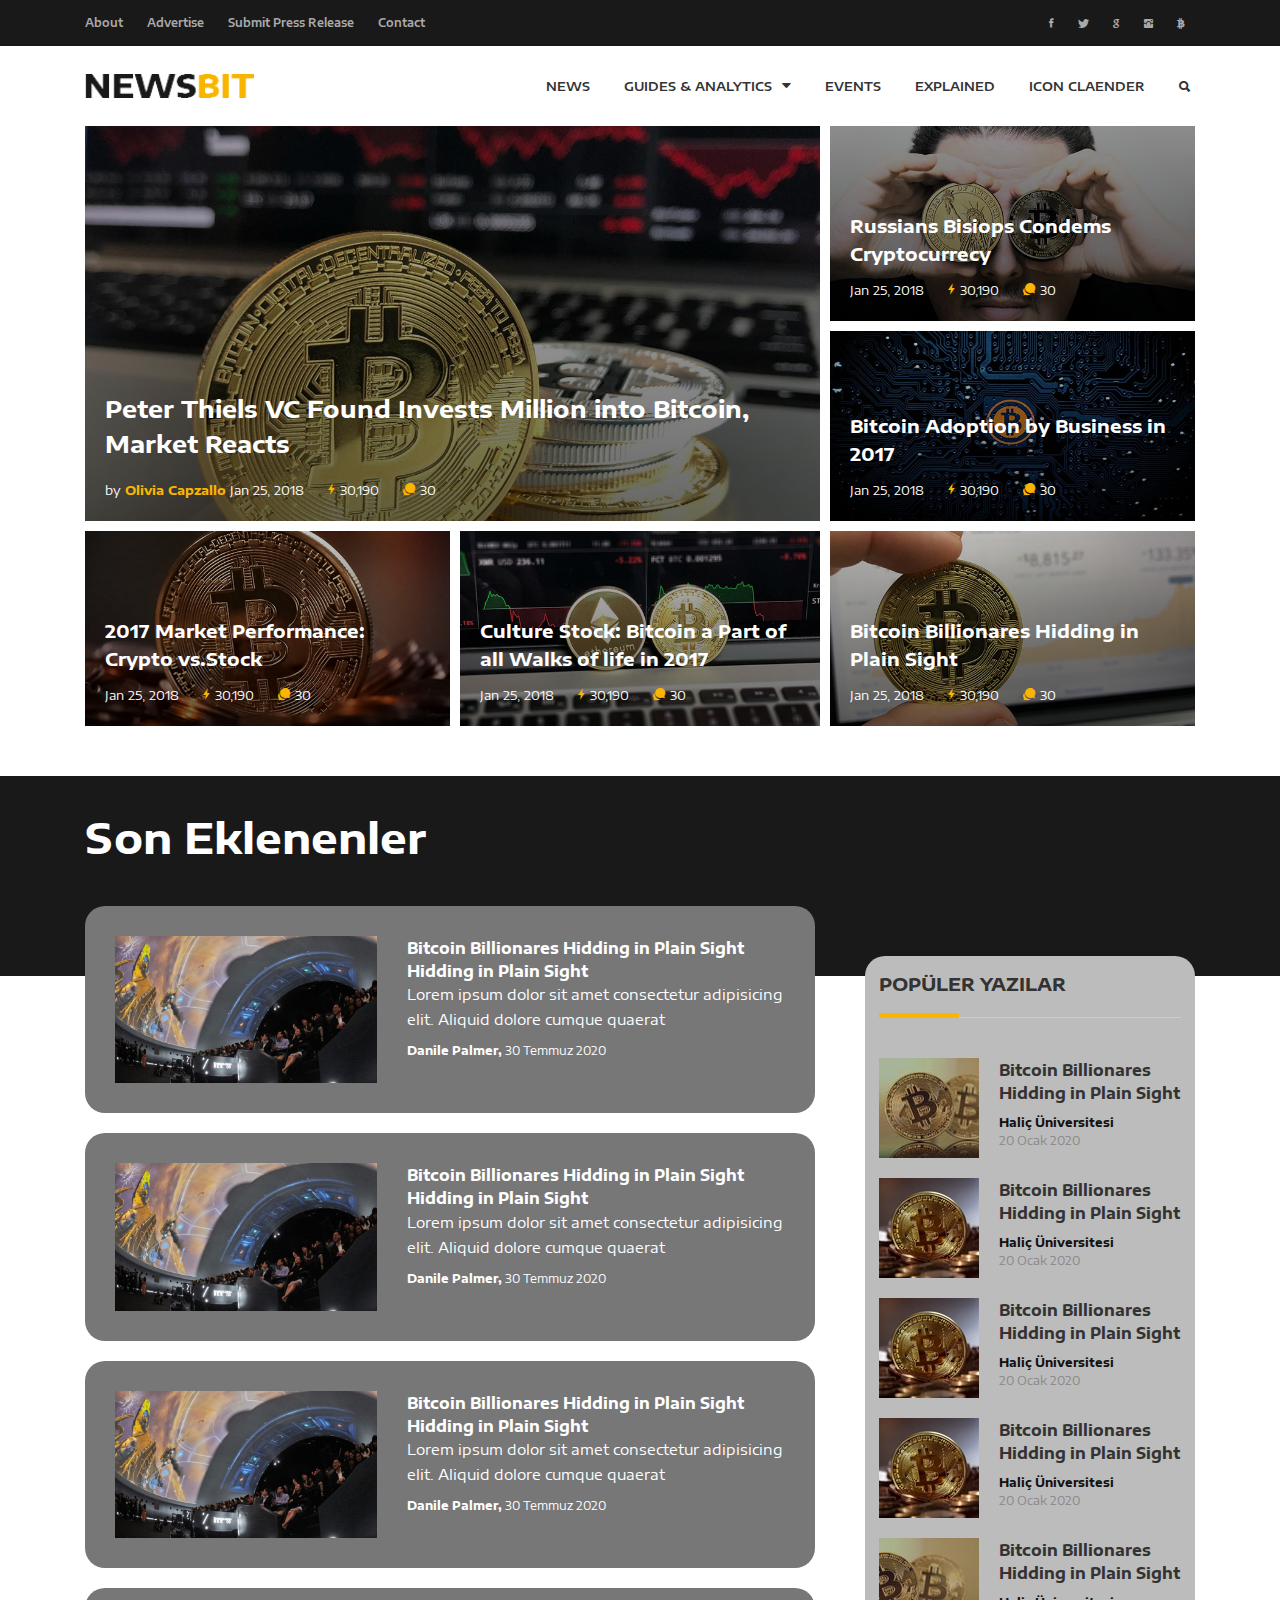
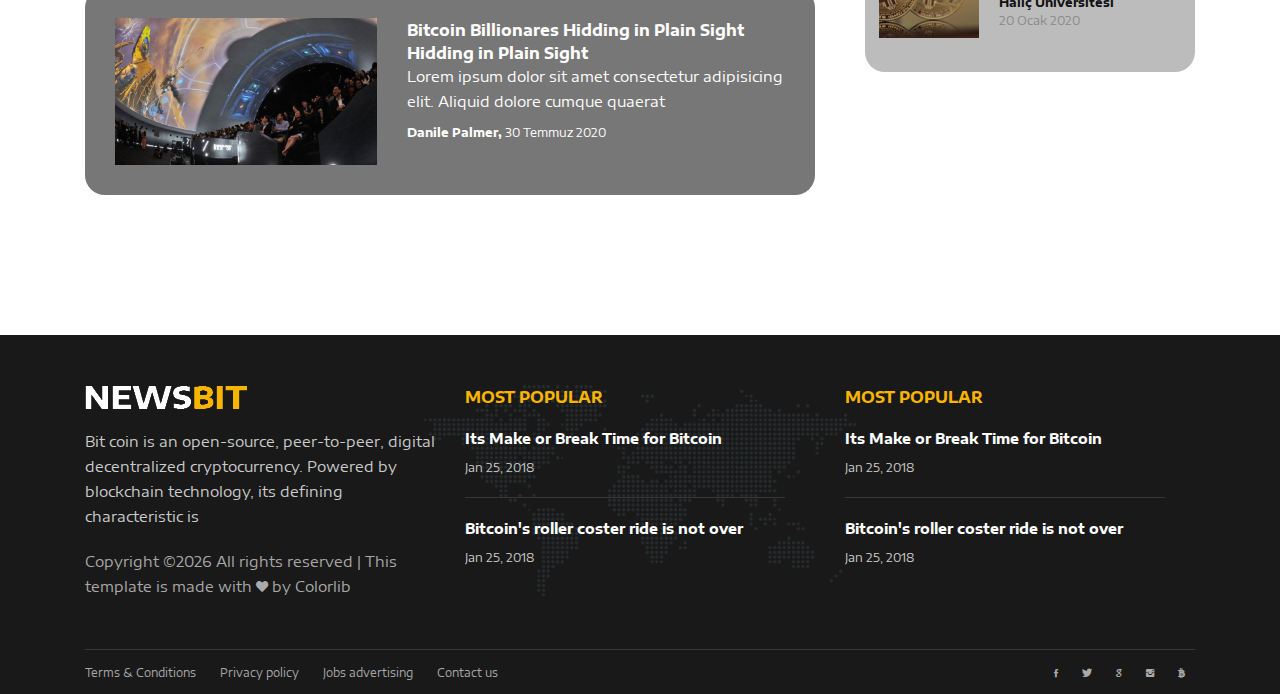
<file: newsbit/index.html>
<!DOCTYPE HTML>
<html lang="en">
<head>
	<title>Haliç HUB</title>
	<meta http-equiv="X-UA-Compatible" content="IE=edge">
    <meta name="viewport" content="width=device-width, initial-scale=1">
	<meta charset="UTF-8">
	
	<!-- Font -->
	<link href="https://fonts.googleapis.com/css?family=Encode+Sans+Expanded:400,600,700" rel="stylesheet">
	
	<!-- Stylesheets -->
	
	<link href="plugin-frameworks/bootstrap.css" rel="stylesheet">
	
	<link href="fonts/ionicons.css" rel="stylesheet">
	
		
	<link href="common/styles.css" rel="stylesheet">
	
	
</head>
<body>
	
	<header>
		<div class="bg-191">
			<div class="container">	
				<div class="oflow-hidden color-ash font-9 text-sm-center ptb-sm-5">
				
					<ul class="float-left float-sm-none list-a-plr-10 list-a-plr-sm-5 list-a-ptb-15 list-a-ptb-sm-10">
						<li><a class="pl-0 pl-sm-10" href="#">About</a></li>
						<li><a href="#">Advertise</a></li>
						<li><a href="#">Submit Press Release</a></li>
						<li><a href="#">Contact</a></li>
					</ul>
					<ul class="float-right float-sm-none list-a-plr-10 list-a-plr-sm-5 list-a-ptb-15 list-a-ptb-sm-5">
						<li><a class="pl-0 pl-sm-10" href="#"><i class="ion-social-facebook"></i></a></li>
						<li><a href="#"><i class="ion-social-twitter"></i></a></li>
						<li><a href="#"><i class="ion-social-google"></i></a></li>
						<li><a href="#"><i class="ion-social-instagram"></i></a></li>
						<li><a href="#"><i class="ion-social-bitcoin"></i></a></li>
					</ul>
					
				</div><!-- top-menu -->
			</div><!-- container -->
		</div><!-- bg-191 -->
		
		<div class="container">
			<a class="logo" href="index.html"><img src="images/logo-black.png" alt="Logo"></a>
			
			<a class="right-area src-btn" href="#" >
				<i class="active src-icn ion-search"></i>
				<i class="close-icn ion-close"></i>
			</a>
			<div class="src-form">
				<form>
					<input type="text" placeholder="Search here">
					<button type="submit"><i class="ion-search"></i></a></button>
				</form>
			</div><!-- src-form -->
			
			<a class="menu-nav-icon" data-menu="#main-menu" href="#"><i class="ion-navicon"></i></a>
			
			<ul class="main-menu" id="main-menu">
				<li><a href="02_archive-page.html">NEWS</a></li>
				<li class="drop-down"><a href="03_single-post.html">GUIDES & ANALYTICS<i class="ion-arrow-down-b"></i></a>
					<ul class="drop-down-menu drop-down-inner">
						<li><a href="#">PAGE 1</a></li>
						<li><a href="#">PAGE 2</a></li>
					</ul>
				</li>
				<li><a href="04_FAQS.html">EVENTS</a></li>
				<li><a href="05_FAQS-single.html">EXPLAINED</a></li>
				<li><a href="06_contact-us.html">ICON CLAENDER</a></li>
			</ul>
			<div class="clearfix"></div>
		</div><!-- container -->
	</header>
	
	
	<div class="container">
		<div class="h-600x h-sm-auto">
			<div class="h-2-3 h-sm-auto oflow-hidden">
		
				<div class="pb-5 pr-5 pr-sm-0 float-left float-sm-none w-2-3 w-sm-100 h-100 h-sm-300x">
					<a class="pos-relative h-100 dplay-block" href="#">
					
						<div class="img-bg bg-1 bg-grad-layer-6"></div>
						
						<div class="abs-blr color-white p-20 bg-sm-color-7">
							<h3 class="mb-15 mb-sm-5 font-sm-13"><b>Peter Thiels VC Found Invests Million into Bitcoin, Market Reacts</b></h3>
							<ul class="list-li-mr-20">
								<li>by <span class="color-primary"><b>Olivia Capzallo</b></span> Jan 25, 2018</li>
								<li><i class="color-primary mr-5 font-12 ion-ios-bolt"></i>30,190</li>
								<li><i class="color-primary mr-5 font-12 ion-chatbubbles"></i>30</li>
							</ul>
						</div><!--abs-blr -->
					</a><!-- pos-relative -->
				</div><!-- w-1-3 -->
				
				<div class="float-left float-sm-none w-1-3 w-sm-100 h-100 h-sm-600x">
				
					<div class="pl-5 pb-5 pl-sm-0 ptb-sm-5 pos-relative h-50">
						<a class="pos-relative h-100 dplay-block" href="#">
						
							<div class="img-bg bg-2 bg-grad-layer-6"></div>
							
							<div class="abs-blr color-white p-20 bg-sm-color-7">
								<h4 class="mb-10 mb-sm-5"><b>Russians Bisiops Condems Cryptocurrecy</b></h4>
								<ul class="list-li-mr-20">
									<li>Jan 25, 2018</li>
									<li><i class="color-primary mr-5 font-12 ion-ios-bolt"></i>30,190</li>
									<li><i class="color-primary mr-5 font-12 ion-chatbubbles"></i>30</li>
								</ul>
							</div><!--abs-blr -->
						</a><!-- pos-relative -->
					</div><!-- w-1-3 -->
					
					<div class="pl-5 ptb-5 pl-sm-0 pos-relative h-50">
						<a class="pos-relative h-100 dplay-block" href="#">
						
							<div class="img-bg bg-3 bg-grad-layer-6"></div>
							
							<div class="abs-blr color-white p-20 bg-sm-color-7">
								<h4 class="mb-10 mb-sm-5"><b>Bitcoin Adoption by Business in 2017</b></h4>
								<ul class="list-li-mr-20">
									<li>Jan 25, 2018</li>
									<li><i class="color-primary mr-5 font-12 ion-ios-bolt"></i>30,190</li>
									<li><i class="color-primary mr-5 font-12 ion-chatbubbles"></i>30</li>
								</ul>
							</div><!--abs-blr -->
						</a><!-- pos-relative -->
					</div><!-- w-1-3 -->
					
				</div><!-- float-left -->

			</div><!-- h-2-3 -->
			
			<div class="h-1-3 oflow-hidden">
		
				<div class="pr-5 pr-sm-0 pt-5 float-left float-sm-none pos-relative w-1-3 w-sm-100 h-100 h-sm-300x">
					<a class="pos-relative h-100 dplay-block" href="#">
					
						<div class="img-bg bg-4 bg-grad-layer-6"></div>
						
						<div class="abs-blr color-white p-20 bg-sm-color-7">
							<h4 class="mb-10 mb-sm-5"><b>2017 Market Performance: Crypto vs.Stock</b></h4>
							<ul class="list-li-mr-20">
								<li>Jan 25, 2018</li>
								<li><i class="color-primary mr-5 font-12 ion-ios-bolt"></i>30,190</li>
								<li><i class="color-primary mr-5 font-12 ion-chatbubbles"></i>30</li>
							</ul>
						</div><!--abs-blr -->
					</a><!-- pos-relative -->
				</div><!-- w-1-3 -->
				
				<div class="plr-5 plr-sm-0 pt-5 pt-sm-10 float-left float-sm-none pos-relative w-1-3 w-sm-100 h-100 h-sm-300x">
					<a class="pos-relative h-100 dplay-block" href="#">
					
						<div class="img-bg bg-5 bg-grad-layer-6"></div>
						
						<div class="abs-blr color-white p-20 bg-sm-color-7">
							<h4 class="mb-10 mb-sm-5"><b>Culture Stock: Bitcoin a Part of all Walks of life in 2017</b></h4>
							<ul class="list-li-mr-20">
								<li>Jan 25, 2018</li>
								<li><i class="color-primary mr-5 font-12 ion-ios-bolt"></i>30,190</li>
								<li><i class="color-primary mr-5 font-12 ion-chatbubbles"></i>30</li>
							</ul>
						</div><!--abs-blr -->
					</a><!-- pos-relative -->
				</div><!-- w-1-3 -->
				
				<div class="pl-5 pl-sm-0 pt-5 pt-sm-10 float-left float-sm-none pos-relative w-1-3 w-sm-100 h-100 h-sm-300x">
					<a class="pos-relative h-100 dplay-block" href="#">
					
						<div class="img-bg bg-6 bg-grad-layer-6"></div>
						
						<div class="abs-blr color-white p-20 bg-sm-color-7">
							<h4 class="mb-10 mb-sm-5"><b>Bitcoin Billionares Hidding in Plain Sight</b></h4>
							<ul class="list-li-mr-20">
								<li>Jan 25, 2018</li>
								<li><i class="color-primary mr-5 font-12 ion-ios-bolt"></i>30,190</li>
								<li><i class="color-primary mr-5 font-12 ion-chatbubbles"></i>30</li>
							</ul>
						</div><!--abs-blr -->
					</a><!-- pos-relative -->
				</div><!-- w-1-3 -->
				
			</div><!-- h-2-3 -->
		</div><!-- h-100vh -->
	</div><!-- container -->
	<section>
		<div style="height: 200px;" class="bg-191">
			<div class="container">	
				<div class="oflow-hidden color-ash font-9 text-sm-center ptb-sm-5">
				
					<h4 style="float: left; padding-top: 30px; color: white; font-size: 42px;"><b>Son Eklenenler</b></h4>
					
				</div><!-- top-menu -->
			</div><!-- container -->
		</div>
		<div class="container" style="top: -70px;">
			<div class="row">
				<div class="col-md-12 col-lg-8">
					
					<div class="row">
						<div class="col-sm-12">
							<a style="background: #777777; padding: 30px; border-radius: 20px;" class="oflow-hidden pos-relative mb-20 dplay-block" href="#">
								<div class="row">
								<div class="col-md-5"><img src="images/dof-395_400x225.png" alt=""></div>
								<div class="col-md-7">
									<h5 style="color: white;"><b>Bitcoin Billionares Hidding in Plain Sight Hidding in Plain Sight</b></h5>
									<p style="color: white;">Lorem ipsum dolor sit amet consectetur adipisicing elit. Aliquid dolore cumque quaerat </p>
									<h6 style="color: white;" class="color-lite-black pt-10"><b>Danile Palmer,</b> 30 Temmuz 2020</h6>
								</div></div>
							</a><!-- oflow-hidden -->
							
							<a style="background: #777777; padding: 30px; border-radius: 20px;" class="oflow-hidden pos-relative mb-20 dplay-block" href="#">
								<div class="row">
								<div class="col-md-5"><img src="images/dof-395_400x225.png" alt=""></div>
								<div class="col-md-7">
									<h5 style="color: white;"><b>Bitcoin Billionares Hidding in Plain Sight Hidding in Plain Sight</b></h5>
									<p style="color: white;">Lorem ipsum dolor sit amet consectetur adipisicing elit. Aliquid dolore cumque quaerat </p>
									<h6 style="color: white;" class="color-lite-black pt-10"><b>Danile Palmer,</b> 30 Temmuz 2020</h6>
								</div></div>
							</a><!-- oflow-hidden -->
							
							<a style="background: #777777; padding: 30px; border-radius: 20px;" class="oflow-hidden pos-relative mb-20 dplay-block" href="#">
								<div class="row">
								<div class="col-md-5"><img src="images/dof-395_400x225.png" alt=""></div>
								<div class="col-md-7">
									<h5 style="color: white;"><b>Bitcoin Billionares Hidding in Plain Sight Hidding in Plain Sight</b></h5>
									<p style="color: white;">Lorem ipsum dolor sit amet consectetur adipisicing elit. Aliquid dolore cumque quaerat </p>
									<h6 style="color: white;" class="color-lite-black pt-10"><b>Danile Palmer,</b> 30 Temmuz 2020</h6>
								</div></div>
							</a><!-- oflow-hidden -->
							
							<a style="background: #777777; padding: 30px; border-radius: 20px;" class="oflow-hidden pos-relative mb-20 dplay-block" href="#">
								<div class="row">
								<div class="col-md-5"><img src="images/dof-395_400x225.png" alt=""></div>
								<div class="col-md-7">
									<h5 style="color: white;"><b>Bitcoin Billionares Hidding in Plain Sight Hidding in Plain Sight</b></h5>
									<p style="color: white;">Lorem ipsum dolor sit amet consectetur adipisicing elit. Aliquid dolore cumque quaerat </p>
									<h6 style="color: white;" class="color-lite-black pt-10"><b>Danile Palmer,</b> 30 Temmuz 2020</h6>
								</div></div>
							</a><!-- oflow-hidden -->
						</div><!-- col-sm-6 -->					
					</div><!-- row -->
				</div><!-- col-md-9 -->
				<div class="col-md-6 col-lg-4">
					<div class="pl-20 pl-md-0">
						<div style="background-color: #bdbcbc; padding: 14px; border-radius: 20px;" class="mtb-50">
							<h4 class="p-title"><b>POPÜLER YAZILAR</b></h4>
							<a class="oflow-hidden pos-relative mb-20 dplay-block" href="#">
								<div class="wh-100x abs-tlr"><img src="images/polular-1-100x100.jpg" alt=""></div>
								<div class="ml-120 min-h-100x">
									<h5><b>Bitcoin Billionares Hidding in Plain Sight</b></h5>
									<h6 class="color-lite-black pt-10"><span class="color-black"><b>Haliç Üniversitesi</b></span><br> 20 Ocak 2020</h6>
								</div>
							</a><!-- oflow-hidden -->
							
							<a class="oflow-hidden pos-relative mb-20 dplay-block" href="#">
								<div class="wh-100x abs-tlr"><img src="images/polular-2-100x100.jpg" alt=""></div>
								<div class="ml-120 min-h-100x">
									<h5><b>Bitcoin Billionares Hidding in Plain Sight</b></h5>
									<h6 class="color-lite-black pt-10"><span class="color-black"><b>Haliç Üniversitesi</b></span><br> 20 Ocak 2020</h6>
								</div>
							</a><!-- oflow-hidden -->

							<a class="oflow-hidden pos-relative mb-20 dplay-block" href="#">
								<div class="wh-100x abs-tlr"><img src="images/polular-2-100x100.jpg" alt=""></div>
								<div class="ml-120 min-h-100x">
									<h5><b>Bitcoin Billionares Hidding in Plain Sight</b></h5>
									<h6 class="color-lite-black pt-10"><span class="color-black"><b>Haliç Üniversitesi</b></span><br> 20 Ocak 2020</h6>
								</div>
							</a><!-- oflow-hidden -->

							<a class="oflow-hidden pos-relative mb-20 dplay-block" href="#">
								<div class="wh-100x abs-tlr"><img src="images/polular-2-100x100.jpg" alt=""></div>
								<div class="ml-120 min-h-100x">
									<h5><b>Bitcoin Billionares Hidding in Plain Sight</b></h5>
									<h6 class="color-lite-black pt-10"><span class="color-black"><b>Haliç Üniversitesi</b></span><br> 20 Ocak 2020</h6>
								</div>
							</a><!-- oflow-hidden -->
							
							<a class="oflow-hidden pos-relative mb-20 dplay-block" href="#">
								<div class="wh-100x abs-tlr"><img src="images/polular-4-100x100.jpg" alt=""></div>
								<div class="ml-120 min-h-100x">
									<h5><b>Bitcoin Billionares Hidding in Plain Sight</b></h5>
									<h6 class="color-lite-black pt-10"><span class="color-black"><b>Haliç Üniversitesi</b></span><br> 20 Ocak 2020</h6>
								</div>
							</a><!-- oflow-hidden -->
						</div><!-- mtb-50 -->		
					</div><!--  pl-20 -->
				</div><!-- col-md-3 -->	
			</div><!-- row -->
		</div><!-- container -->
	</section>
	
	
	<footer class="bg-191 color-ccc">
		
		<div class="container">
			<div class="pt-50 pb-20 pos-relative">
				<div class="abs-tblr pt-50 z--1 text-center">
					<div class="h-80 pos-relative"><img class="opacty-1 h-100 w-auto" src="images/map.png" alt=""></div>
				</div>
				<div class="row">
				
					<div class="col-sm-4">
						<div class="mb-30">
							<a href="#"><img src="images/logo-white.png"></a>
							<p class="mtb-20 color-ccc">Bit coin is an open-source, peer-to-peer, digital decentralized cryptocurrency.
							Powered by blockchain technology, its defining characteristic is</p>
							<p class="color-ash"><!-- Link back to Colorlib can't be removed. Template is licensed under CC BY 3.0. -->
Copyright &copy;<script>document.write(new Date().getFullYear());</script> All rights reserved | This template is made with <i class="ion-heart" aria-hidden="true"></i> by <a href="https://colorlib.com" target="_blank">Colorlib</a>
<!-- Link back to Colorlib can't be removed. Template is licensed under CC BY 3.0. -->
</p>
						</div><!-- mb-30 -->
					</div><!-- col-md-4 -->
					
					<div class="col-sm-4">
						<div class="mb-30">
							<h5 class="color-primary mb-20"><b>MOST POPULAR</b></h5>
							<div class="mb-20">
								<a class="color-white" href="#"><b>Its Make or Break Time for Bitcoin</b></a>
								<h6 class="mt-10">Jan 25, 2018</h6>
							</div>
							<div class="brdr-ash-1 opacty-2 mr-30"></div>
							<div class="mt-20">
								<a class="color-white" href="#"><b>Bitcoin's roller coster ride is not over</b></a>
								<h6 class="mt-10">Jan 25, 2018</h6>
							</div>
						</div><!-- mb-30 -->
					</div><!-- col-md-4 -->
					
					<div class="col-sm-4">
						<div class="mb-30">
							<h5 class="color-primary mb-20"><b>MOST POPULAR</b></h5>
							<div class="mb-20">
								<a class="color-white" href="#"><b>Its Make or Break Time for Bitcoin</b></a>
								<h6 class="mt-10">Jan 25, 2018</h6>
							</div>
							<div class="brdr-ash-1 opacty-2 mr-30"></div>
							<div class="mt-20">
								<a class="color-white" href="#"><b>Bitcoin's roller coster ride is not over</b></a>
								<h6 class="mt-10">Jan 25, 2018</h6>
							</div>
						</div><!-- mb-30 -->
					</div><!-- col-md-4 -->
					
				</div><!-- row -->
			</div><!-- ptb-50 -->
			
			<div class="brdr-ash-1 opacty-2"></div>
			
			<div class="oflow-hidden color-ash font-9 text-sm-center ptb-sm-5">
			
				<ul class="float-left float-sm-none list-a-plr-10 list-a-plr-sm-5 list-a-ptb-15 list-a-ptb-sm-10">
					<li><a class="pl-0 pl-sm-10" href="#">Terms & Conditions</a></li>
					<li><a href="#">Privacy policy</a></li>
					<li><a href="#">Jobs advertising</a></li>
					<li><a href="#">Contact us</a></li>
				</ul>
				<ul class="float-right float-sm-none list-a-plr-10 list-a-plr-sm-5 list-a-ptb-15 list-a-ptb-sm-5">
					<li><a class="pl-0 pl-sm-10" href="#"><i class="ion-social-facebook"></i></a></li>
					<li><a href="#"><i class="ion-social-twitter"></i></a></li>
					<li><a href="#"><i class="ion-social-google"></i></a></li>
					<li><a href="#"><i class="ion-social-instagram"></i></a></li>
					<li><a href="#"><i class="ion-social-bitcoin"></i></a></li>
				</ul>
				
			</div><!-- oflow-hidden -->
		</div><!-- container -->
	</footer>
	
	<!-- SCIPTS -->
	
	<script src="plugin-frameworks/jquery-3.2.1.min.js"></script>
	
	<script src="plugin-frameworks/tether.min.js"></script>
	
	<script src="plugin-frameworks/bootstrap.js"></script>
	
	<script src="common/scripts.js"></script>
	
</body>
</html>
</file>
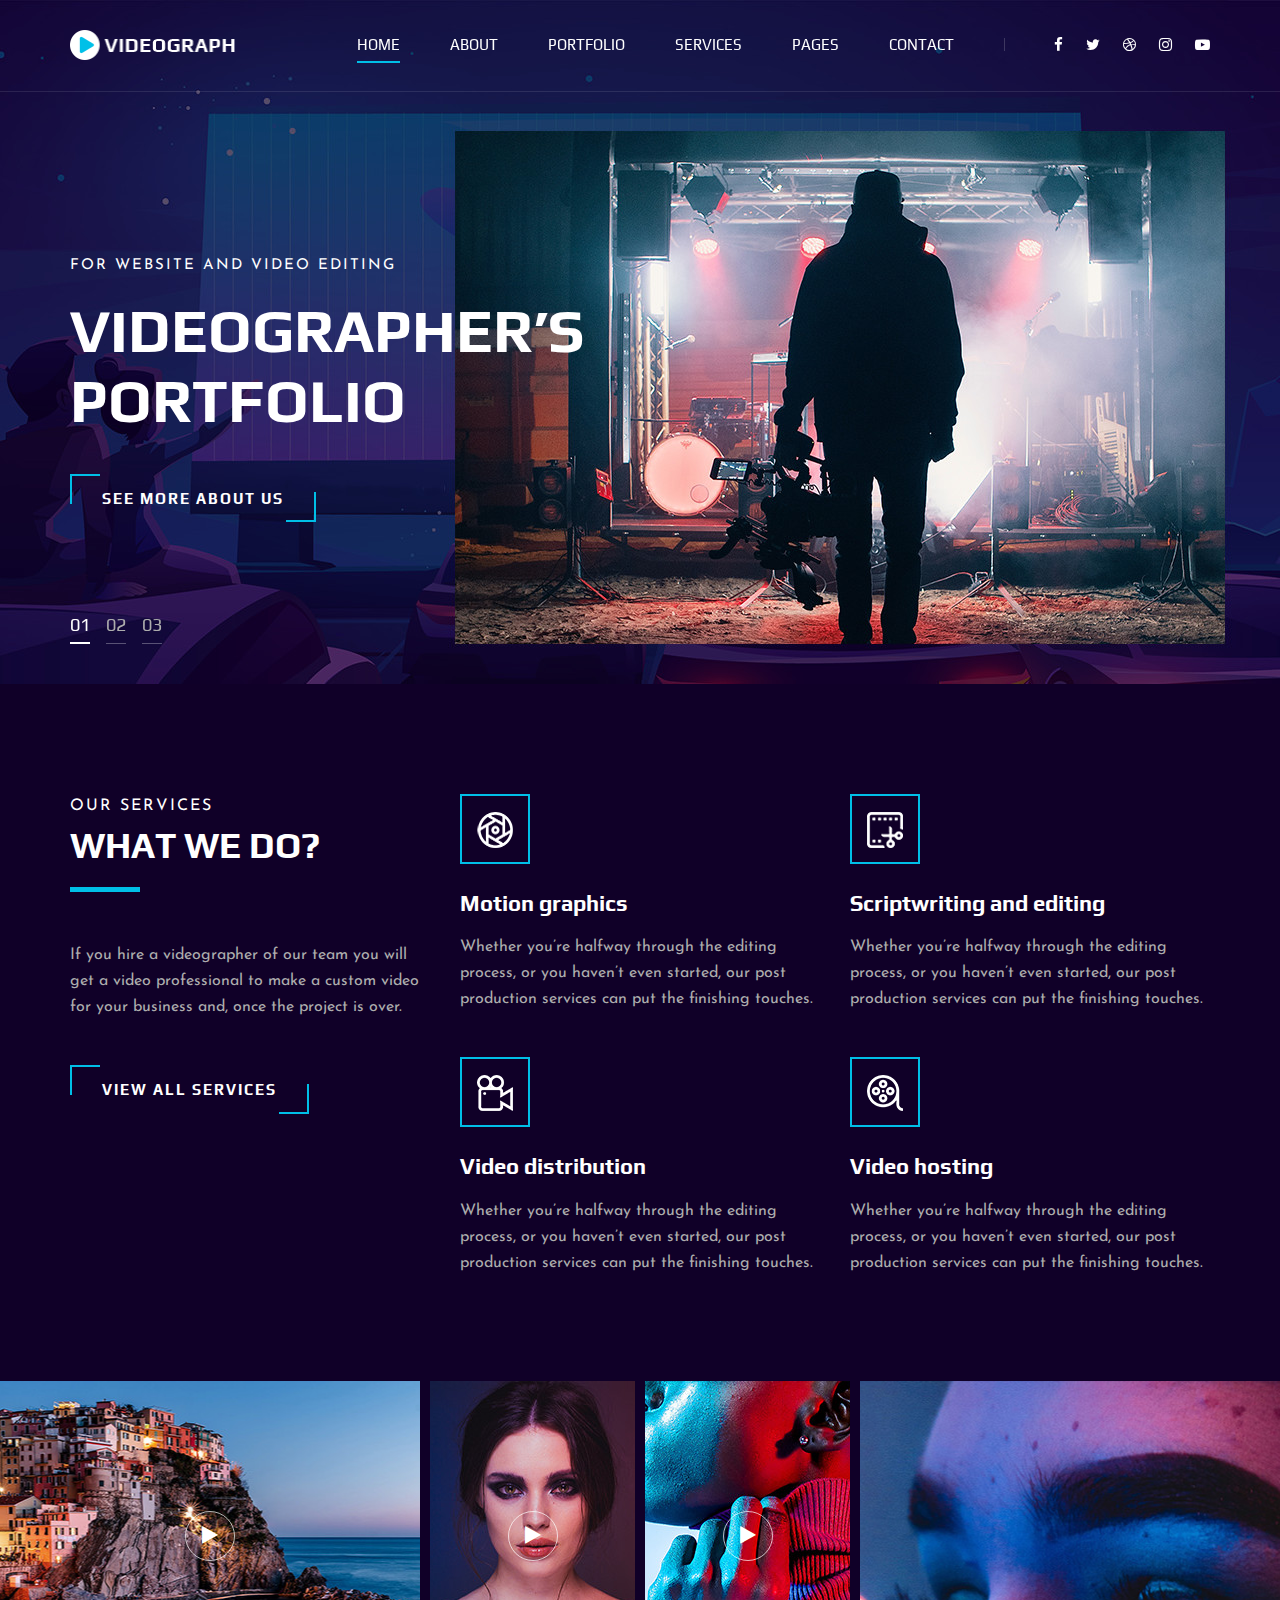
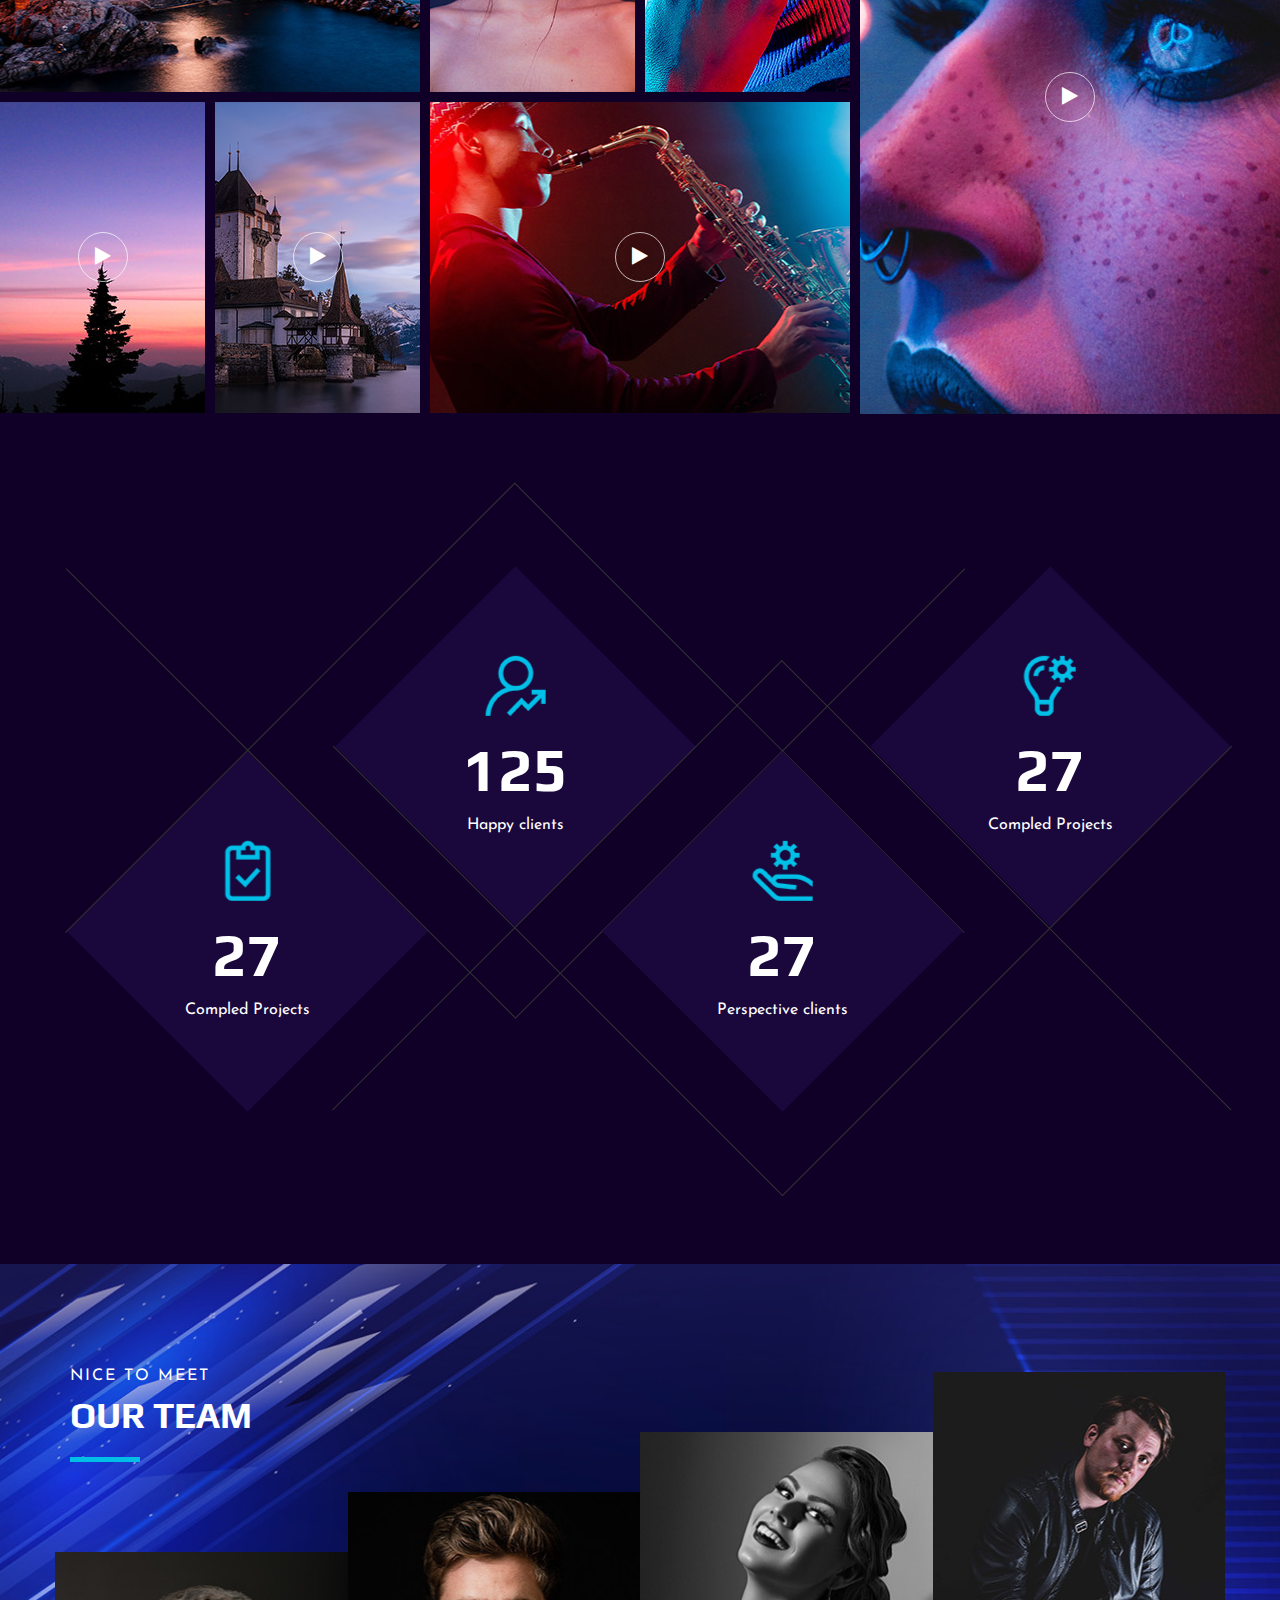
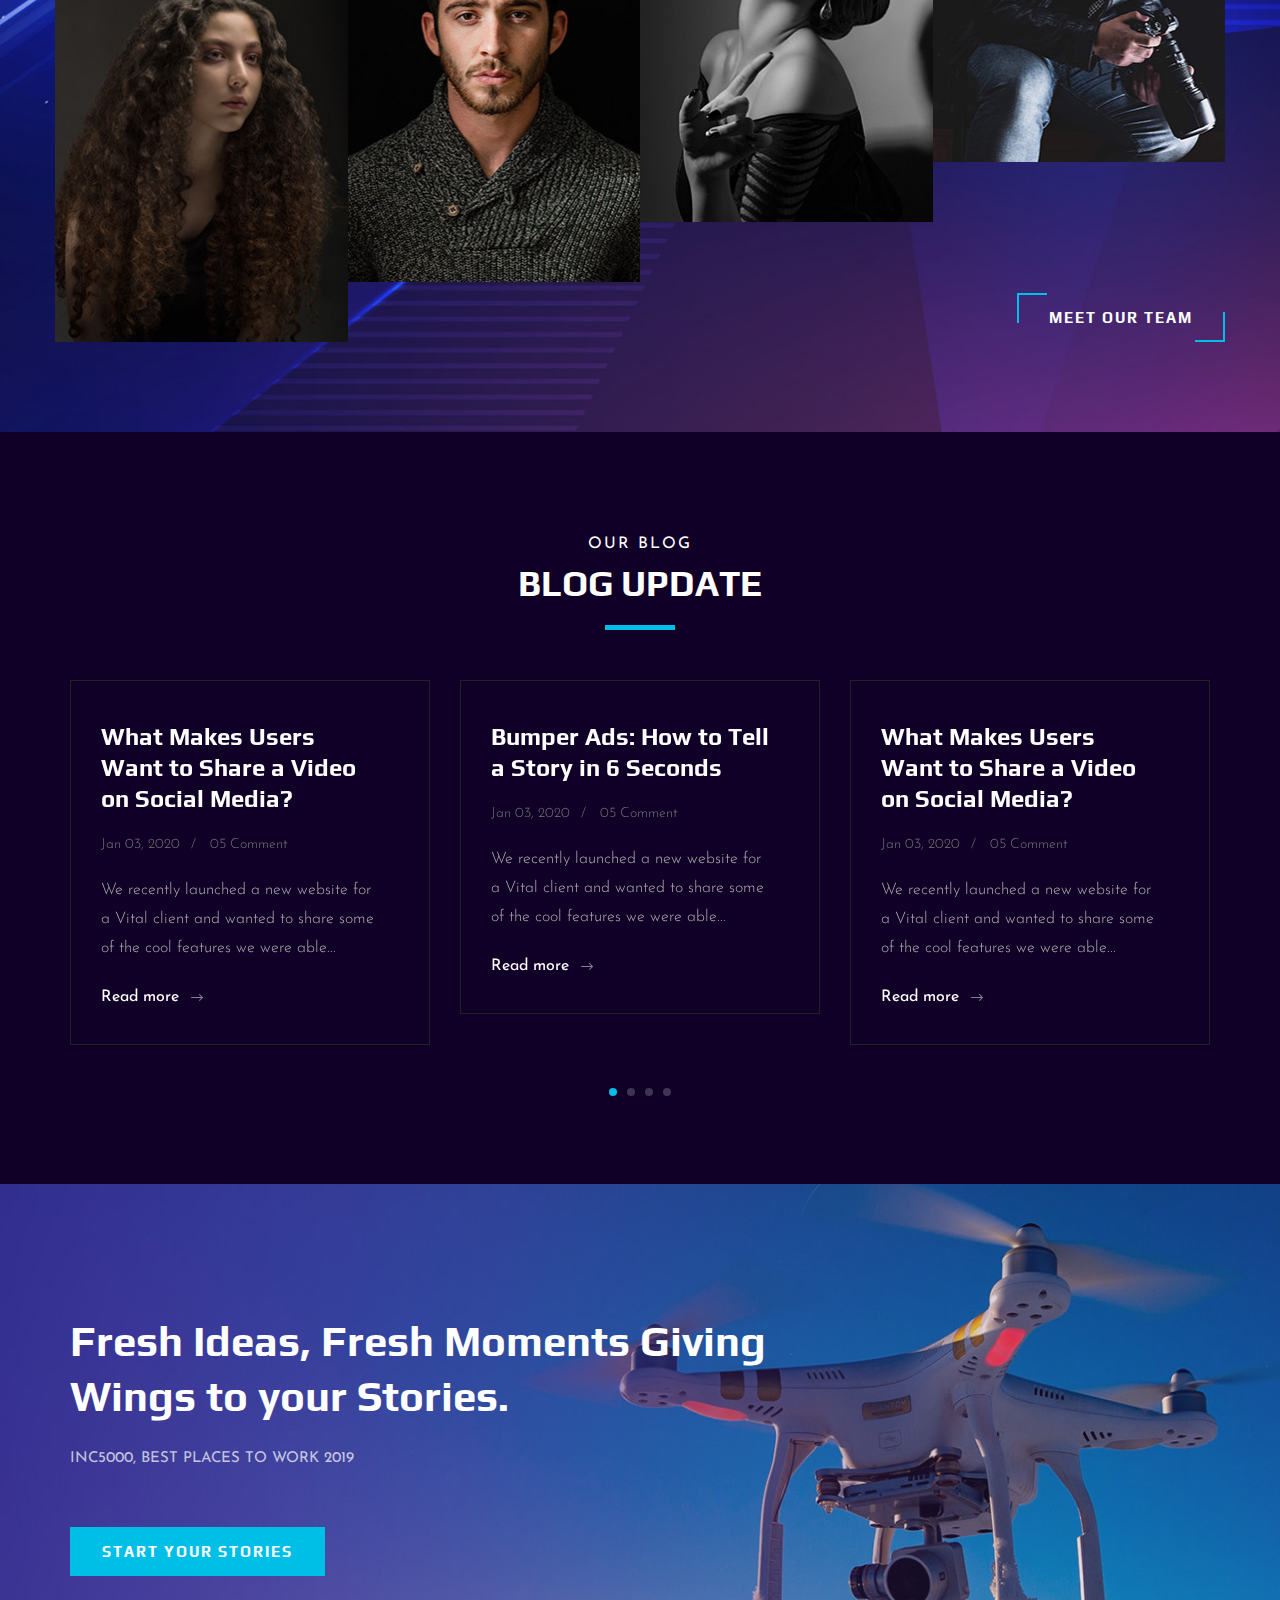
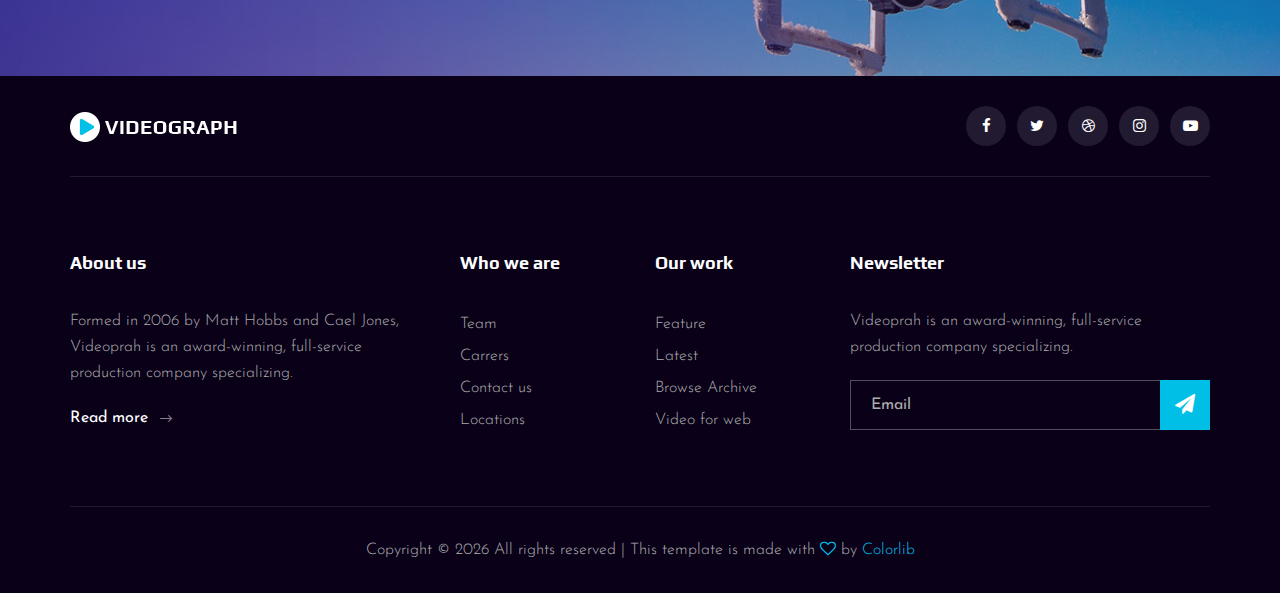
<file: videograph/index.html>
<!DOCTYPE html>
<html lang="zxx">

<head>
    <meta charset="UTF-8">
    <meta name="description" content="Videograph Template">
    <meta name="keywords" content="Videograph, unica, creative, html">
    <meta name="viewport" content="width=device-width, initial-scale=1.0">
    <meta http-equiv="X-UA-Compatible" content="ie=edge">
    <title>Videograph | Template</title>

    <!-- Google Font -->
    <link href="https://fonts.googleapis.com/css2?family=Play:wght@400;700&display=swap" rel="stylesheet">
    <link href="https://fonts.googleapis.com/css2?family=Josefin+Sans:wght@300;400;500;600;700&display=swap"
        rel="stylesheet">

    <!-- Css Styles -->
    <link rel="stylesheet" href="css/bootstrap.min.css" type="text/css">
    <link rel="stylesheet" href="css/font-awesome.min.css" type="text/css">
    <link rel="stylesheet" href="css/elegant-icons.css" type="text/css">
    <link rel="stylesheet" href="css/owl.carousel.min.css" type="text/css">
    <link rel="stylesheet" href="css/magnific-popup.css" type="text/css">
    <link rel="stylesheet" href="css/slicknav.min.css" type="text/css">
    <link rel="stylesheet" href="css/style.css" type="text/css">
</head>

<body>
    <!-- Page Preloder -->
    <div id="preloder">
        <div class="loader"></div>
    </div>

    <!-- Header Section Begin -->
    <header class="header">
        <div class="container">
            <div class="row">
                <div class="col-lg-2">
                    <div class="header__logo">
                        <a href="./index.html"><img src="img/logo.png" alt=""></a>
                    </div>
                </div>
                <div class="col-lg-10">
                    <div class="header__nav__option">
                        <nav class="header__nav__menu mobile-menu">
                            <ul>
                                <li class="active"><a href="./index.html">Home</a></li>
                                <li><a href="./about.html">About</a></li>
                                <li><a href="./portfolio.html">Portfolio</a></li>
                                <li><a href="./services.html">Services</a></li>
                                <li><a href="#">Pages</a>
                                    <ul class="dropdown">
                                        <li><a href="./about.html">About</a></li>
                                        <li><a href="./portfolio.html">Portfolio</a></li>
                                        <li><a href="./blog.html">Blog</a></li>
                                        <li><a href="./blog-details.html">Blog Details</a></li>
                                    </ul>
                                </li>
                                <li><a href="./contact.html">Contact</a></li>
                            </ul>
                        </nav>
                        <div class="header__nav__social">
                            <a href="#"><i class="fa fa-facebook"></i></a>
                            <a href="#"><i class="fa fa-twitter"></i></a>
                            <a href="#"><i class="fa fa-dribbble"></i></a>
                            <a href="#"><i class="fa fa-instagram"></i></a>
                            <a href="#"><i class="fa fa-youtube-play"></i></a>
                        </div>
                    </div>
                </div>
            </div>
            <div id="mobile-menu-wrap"></div>
        </div>
    </header>
    <!-- Header End -->

    <!-- Hero Section Begin -->
    <section class="hero">
        <div class="hero__slider owl-carousel">
            <div class="hero__item set-bg" data-setbg="img/hero/hero-1.jpg">
                <div class="container">
                    <div class="row">
                        <div class="col-lg-6">
                            <div class="hero__text">
                                <span>For website and video editing</span>
                                <h2>Videographer’s Portfolio</h2>
                                <a href="#" class="primary-btn">See more about us</a>
                            </div>
                        </div>
                    </div>
                </div>
            </div>
            <div class="hero__item set-bg" data-setbg="img/hero/hero-1.jpg">
                <div class="container">
                    <div class="row">
                        <div class="col-lg-6">
                            <div class="hero__text">
                                <span>For website and video editing</span>
                                <h2>Videographer’s Portfolio</h2>
                                <a href="#" class="primary-btn">See more about us</a>
                            </div>
                        </div>
                    </div>
                </div>
            </div>
            <div class="hero__item set-bg" data-setbg="img/hero/hero-1.jpg">
                <div class="container">
                    <div class="row">
                        <div class="col-lg-6">
                            <div class="hero__text">
                                <span>For website and video editing</span>
                                <h2>Videographer’s Portfolio</h2>
                                <a href="#" class="primary-btn">See more about us</a>
                            </div>
                        </div>
                    </div>
                </div>
            </div>
        </div>
    </section>
    <!-- Hero Section End -->

    <!-- Services Section Begin -->
    <section class="services spad">
        <div class="container">
            <div class="row">
                <div class="col-lg-4">
                    <div class="services__title">
                        <div class="section-title">
                            <span>Our services</span>
                            <h2>What We do?</h2>
                        </div>
                        <p>If you hire a videographer of our team you will get a video professional to make a custom
                            video for your business and, once the project is over.</p>
                        <a href="#" class="primary-btn">View all services</a>
                    </div>
                </div>
                <div class="col-lg-8">
                    <div class="row">
                        <div class="col-lg-6 col-md-6 col-sm-6">
                            <div class="services__item">
                                <div class="services__item__icon">
                                    <img src="img/icons/si-1.png" alt="">
                                </div>
                                <h4>Motion graphics</h4>
                                <p>Whether you’re halfway through the editing process, or you haven’t even started, our
                                    post production services can put the finishing touches.</p>
                            </div>
                        </div>
                        <div class="col-lg-6 col-md-6 col-sm-6">
                            <div class="services__item">
                                <div class="services__item__icon">
                                    <img src="img/icons/si-2.png" alt="">
                                </div>
                                <h4>Scriptwriting and editing</h4>
                                <p>Whether you’re halfway through the editing process, or you haven’t even started, our
                                    post production services can put the finishing touches.</p>
                            </div>
                        </div>
                        <div class="col-lg-6 col-md-6 col-sm-6">
                            <div class="services__item">
                                <div class="services__item__icon">
                                    <img src="img/icons/si-3.png" alt="">
                                </div>
                                <h4>Video distribution</h4>
                                <p>Whether you’re halfway through the editing process, or you haven’t even started, our
                                    post production services can put the finishing touches.</p>
                            </div>
                        </div>
                        <div class="col-lg-6 col-md-6 col-sm-6">
                            <div class="services__item">
                                <div class="services__item__icon">
                                    <img src="img/icons/si-4.png" alt="">
                                </div>
                                <h4>Video hosting</h4>
                                <p>Whether you’re halfway through the editing process, or you haven’t even started, our
                                    post production services can put the finishing touches.</p>
                            </div>
                        </div>
                    </div>
                </div>
            </div>
        </div>
    </section>
    <!-- Services Section End -->

    <!-- Work Section Begin -->
    <section class="work">
        <div class="work__gallery">
            <div class="grid-sizer"></div>
            <div class="work__item wide__item set-bg" data-setbg="img/work/work-1.jpg">
                <a href="https://www.youtube.com/watch?v=LXb3EKWsInQ" class="play-btn video-popup"><i
                        class="fa fa-play"></i></a>
                <div class="work__item__hover">
                    <h4>VIP Auto Tires & Service</h4>
                    <ul>
                        <li>eCommerce</li>
                        <li>Magento</li>
                    </ul>
                </div>
            </div>
            <div class="work__item small__item set-bg" data-setbg="img/work/work-2.jpg">
                <a href="https://www.youtube.com/watch?v=LXb3EKWsInQ" class="play-btn video-popup"><i
                        class="fa fa-play"></i></a>
            </div>
            <div class="work__item small__item set-bg" data-setbg="img/work/work-3.jpg">
                <a href="https://www.youtube.com/watch?v=LXb3EKWsInQ" class="play-btn video-popup"><i
                        class="fa fa-play"></i></a>
            </div>
            <div class="work__item large__item set-bg" data-setbg="img/work/work-4.jpg">
                <a href="https://www.youtube.com/watch?v=LXb3EKWsInQ" class="play-btn video-popup"><i
                        class="fa fa-play"></i></a>
                <div class="work__item__hover">
                    <h4>VIP Auto Tires & Service</h4>
                    <ul>
                        <li>eCommerce</li>
                        <li>Magento</li>
                    </ul>
                </div>
            </div>
            <div class="work__item small__item set-bg" data-setbg="img/work/work-5.jpg">
                <a href="https://www.youtube.com/watch?v=LXb3EKWsInQ" class="play-btn video-popup"><i
                        class="fa fa-play"></i></a>
            </div>
            <div class="work__item small__item set-bg" data-setbg="img/work/work-6.jpg">
                <a href="https://www.youtube.com/watch?v=LXb3EKWsInQ" class="play-btn video-popup"><i
                        class="fa fa-play"></i></a>
            </div>
            <div class="work__item wide__item set-bg" data-setbg="img/work/work-7.jpg">
                <a href="https://www.youtube.com/watch?v=LXb3EKWsInQ" class="play-btn video-popup"><i
                        class="fa fa-play"></i></a>
                <div class="work__item__hover">
                    <h4>VIP Auto Tires & Service</h4>
                    <ul>
                        <li>eCommerce</li>
                        <li>Magento</li>
                    </ul>
                </div>
            </div>
        </div>
    </section>
    <!-- Work Section End -->

    <!-- Counter Section Begin -->
    <section class="counter">
        <div class="container">
            <div class="counter__content">
                <div class="row">
                    <div class="col-lg-3 col-md-6 col-sm-6">
                        <div class="counter__item">
                            <div class="counter__item__text">
                                <img src="img/icons/ci-1.png" alt="">
                                <h2 class="counter_num">230</h2>
                                <p>Compled Projects</p>
                            </div>
                        </div>
                    </div>
                    <div class="col-lg-3 col-md-6 col-sm-6">
                        <div class="counter__item second__item">
                            <div class="counter__item__text">
                                <img src="img/icons/ci-2.png" alt="">
                                <h2 class="counter_num">1068</h2>
                                <p>Happy clients</p>
                            </div>
                        </div>
                    </div>
                    <div class="col-lg-3 col-md-6 col-sm-6">
                        <div class="counter__item third__item">
                            <div class="counter__item__text">
                                <img src="img/icons/ci-3.png" alt="">
                                <h2 class="counter_num">230</h2>
                                <p>Perspective clients</p>
                            </div>
                        </div>
                    </div>
                    <div class="col-lg-3 col-md-6 col-sm-6">
                        <div class="counter__item four__item">
                            <div class="counter__item__text">
                                <img src="img/icons/ci-4.png" alt="">
                                <h2 class="counter_num">230</h2>
                                <p>Compled Projects</p>
                            </div>
                        </div>
                    </div>
                </div>
            </div>
        </div>
    </section>
    <!-- Counter Section End -->

    <!-- Team Section Begin -->
    <section class="team spad set-bg" data-setbg="img/team-bg.jpg">
        <div class="container">
            <div class="row">
                <div class="col-lg-12">
                    <div class="section-title team__title">
                        <span>Nice to meet</span>
                        <h2>OUR Team</h2>
                    </div>
                </div>
            </div>
            <div class="row">
                <div class="col-lg-3 col-md-6 col-sm-6 p-0">
                    <div class="team__item set-bg" data-setbg="img/team/team-1.jpg">
                        <div class="team__item__text">
                            <h4>AMANDA STONE</h4>
                            <p>Videographer</p>
                            <div class="team__item__social">
                                <a href="#"><i class="fa fa-facebook"></i></a>
                                <a href="#"><i class="fa fa-twitter"></i></a>
                                <a href="#"><i class="fa fa-dribbble"></i></a>
                                <a href="#"><i class="fa fa-instagram"></i></a>
                            </div>
                        </div>
                    </div>
                </div>
                <div class="col-lg-3 col-md-6 col-sm-6 p-0">
                    <div class="team__item team__item--second set-bg" data-setbg="img/team/team-2.jpg">
                        <div class="team__item__text">
                            <h4>AMANDA STONE</h4>
                            <p>Videographer</p>
                            <div class="team__item__social">
                                <a href="#"><i class="fa fa-facebook"></i></a>
                                <a href="#"><i class="fa fa-twitter"></i></a>
                                <a href="#"><i class="fa fa-dribbble"></i></a>
                                <a href="#"><i class="fa fa-instagram"></i></a>
                            </div>
                        </div>
                    </div>
                </div>
                <div class="col-lg-3 col-md-6 col-sm-6 p-0">
                    <div class="team__item team__item--third set-bg" data-setbg="img/team/team-3.jpg">
                        <div class="team__item__text">
                            <h4>AMANDA STONE</h4>
                            <p>Videographer</p>
                            <div class="team__item__social">
                                <a href="#"><i class="fa fa-facebook"></i></a>
                                <a href="#"><i class="fa fa-twitter"></i></a>
                                <a href="#"><i class="fa fa-dribbble"></i></a>
                                <a href="#"><i class="fa fa-instagram"></i></a>
                            </div>
                        </div>
                    </div>
                </div>
                <div class="col-lg-3 col-md-6 col-sm-6 p-0">
                    <div class="team__item team__item--four set-bg" data-setbg="img/team/team-4.jpg">
                        <div class="team__item__text">
                            <h4>AMANDA STONE</h4>
                            <p>Videographer</p>
                            <div class="team__item__social">
                                <a href="#"><i class="fa fa-facebook"></i></a>
                                <a href="#"><i class="fa fa-twitter"></i></a>
                                <a href="#"><i class="fa fa-dribbble"></i></a>
                                <a href="#"><i class="fa fa-instagram"></i></a>
                            </div>
                        </div>
                    </div>
                </div>
                <div class="col-lg-12 p-0">
                    <div class="team__btn">
                        <a href="#" class="primary-btn">Meet Our Team</a>
                    </div>
                </div>
            </div>
        </div>
    </section>
    <!-- Team Section End -->

    <!-- Latest Blog Section Begin -->
    <section class="latest spad">
        <div class="container">
            <div class="row">
                <div class="col-lg-12">
                    <div class="section-title center-title">
                        <span>Our Blog</span>
                        <h2>Blog Update</h2>
                    </div>
                </div>
            </div>
            <div class="row">
                <div class="latest__slider owl-carousel">
                    <div class="col-lg-4">
                        <div class="blog__item latest__item">
                            <h4>What Makes Users Want to Share a Video on Social Media?</h4>
                            <ul>
                                <li>Jan 03, 2020</li>
                                <li>05 Comment</li>
                            </ul>
                            <p>We recently launched a new website for a Vital client and wanted to share some of the
                                cool features we were able...</p>
                            <a href="#">Read more <span class="arrow_right"></span></a>
                        </div>
                    </div>
                    <div class="col-lg-4">
                        <div class="blog__item latest__item">
                            <h4>Bumper Ads: How to Tell a Story in 6 Seconds</h4>
                            <ul>
                                <li>Jan 03, 2020</li>
                                <li>05 Comment</li>
                            </ul>
                            <p>We recently launched a new website for a Vital client and wanted to share some of the
                                cool features we were able...</p>
                            <a href="#">Read more <span class="arrow_right"></span></a>
                        </div>
                    </div>
                    <div class="col-lg-4">
                        <div class="blog__item latest__item">
                            <h4>What Makes Users Want to Share a Video on Social Media?</h4>
                            <ul>
                                <li>Jan 03, 2020</li>
                                <li>05 Comment</li>
                            </ul>
                            <p>We recently launched a new website for a Vital client and wanted to share some of the
                                cool features we were able...</p>
                            <a href="#">Read more <span class="arrow_right"></span></a>
                        </div>
                    </div>
                    <div class="col-lg-4">
                        <div class="blog__item latest__item">
                            <h4>Bumper Ads: How to Tell a Story in 6 Seconds</h4>
                            <ul>
                                <li>Jan 03, 2020</li>
                                <li>05 Comment</li>
                            </ul>
                            <p>We recently launched a new website for a Vital client and wanted to share some of the
                                cool features we were able...</p>
                            <a href="#">Read more <span class="arrow_right"></span></a>
                        </div>
                    </div>
                    <div class="col-lg-4">
                        <div class="blog__item latest__item">
                            <h4>What Makes Users Want to Share a Video on Social Media?</h4>
                            <ul>
                                <li>Jan 03, 2020</li>
                                <li>05 Comment</li>
                            </ul>
                            <p>We recently launched a new website for a Vital client and wanted to share some of the
                                cool features we were able...</p>
                            <a href="#">Read more <span class="arrow_right"></span></a>
                        </div>
                    </div>
                    <div class="col-lg-4">
                        <div class="blog__item latest__item">
                            <h4>What Makes Users Want to Share a Video on Social Media?</h4>
                            <ul>
                                <li>Jan 03, 2020</li>
                                <li>05 Comment</li>
                            </ul>
                            <p>We recently launched a new website for a Vital client and wanted to share some of the
                                cool features we were able...</p>
                            <a href="#">Read more <span class="arrow_right"></span></a>
                        </div>
                    </div>
                    <div class="col-lg-4">
                        <div class="blog__item latest__item">
                            <h4>What Makes Users Want to Share a Video on Social Media?</h4>
                            <ul>
                                <li>Jan 03, 2020</li>
                                <li>05 Comment</li>
                            </ul>
                            <p>We recently launched a new website for a Vital client and wanted to share some of the
                                cool features we were able...</p>
                            <a href="#">Read more <span class="arrow_right"></span></a>
                        </div>
                    </div>
                </div>
            </div>
        </div>
    </section>
    <!-- Latest Blog Section End -->

    <!-- Call To Action Section Begin -->
    <section class="callto spad set-bg" data-setbg="img/callto-bg.jpg">
        <div class="container">
            <div class="row">
                <div class="col-lg-8">
                    <div class="callto__text">
                        <h2>Fresh Ideas, Fresh Moments Giving Wings to your Stories.</h2>
                        <p>INC5000, Best places to work 2019</p>
                        <a href="#">Start your stories</a>
                    </div>
                </div>
            </div>
        </div>
    </section>
    <!-- Call To Action Section End -->

    <!-- Footer Section Begin -->
    <footer class="footer">
        <div class="container">
            <div class="footer__top">
                <div class="row">
                    <div class="col-lg-6 col-md-6">
                        <div class="footer__top__logo">
                            <a href="#"><img src="img/logo.png" alt=""></a>
                        </div>
                    </div>
                    <div class="col-lg-6 col-md-6">
                        <div class="footer__top__social">
                            <a href="#"><i class="fa fa-facebook"></i></a>
                            <a href="#"><i class="fa fa-twitter"></i></a>
                            <a href="#"><i class="fa fa-dribbble"></i></a>
                            <a href="#"><i class="fa fa-instagram"></i></a>
                            <a href="#"><i class="fa fa-youtube-play"></i></a>
                        </div>
                    </div>
                </div>
            </div>
            <div class="footer__option">
                <div class="row">
                    <div class="col-lg-4 col-md-6 col-sm-6">
                        <div class="footer__option__item">
                            <h5>About us</h5>
                            <p>Formed in 2006 by Matt Hobbs and Cael Jones, Videoprah is an award-winning, full-service
                                production company specializing.</p>
                            <a href="#" class="read__more">Read more <span class="arrow_right"></span></a>
                        </div>
                    </div>
                    <div class="col-lg-2 col-md-3 col-sm-3">
                        <div class="footer__option__item">
                            <h5>Who we are</h5>
                            <ul>
                                <li><a href="#">Team</a></li>
                                <li><a href="#">Carrers</a></li>
                                <li><a href="#">Contact us</a></li>
                                <li><a href="#">Locations</a></li>
                            </ul>
                        </div>
                    </div>
                    <div class="col-lg-2 col-md-3 col-sm-3">
                        <div class="footer__option__item">
                            <h5>Our work</h5>
                            <ul>
                                <li><a href="#">Feature</a></li>
                                <li><a href="#">Latest</a></li>
                                <li><a href="#">Browse Archive</a></li>
                                <li><a href="#">Video for web</a></li>
                            </ul>
                        </div>
                    </div>
                    <div class="col-lg-4 col-md-12">
                        <div class="footer__option__item">
                            <h5>Newsletter</h5>
                            <p>Videoprah is an award-winning, full-service production company specializing.</p>
                            <form action="#">
                                <input type="text" placeholder="Email">
                                <button type="submit"><i class="fa fa-send"></i></button>
                            </form>
                        </div>
                    </div>
                </div>
            </div>
            <div class="footer__copyright">
                <div class="row">
                    <div class="col-lg-12 text-center">
                        <!-- Link back to Colorlib can't be removed. Template is licensed under CC BY 3.0. -->
                        <p class="footer__copyright__text">Copyright &copy;
                            <script>
                                document.write(new Date().getFullYear());
                            </script>
                            All rights reserved | This template is made with <i class="fa fa-heart-o"
                                aria-hidden="true"></i> by <a href="https://colorlib.com" target="_blank">Colorlib</a>
                        </p>
                        <!-- Link back to Colorlib can't be removed. Template is licensed under CC BY 3.0. -->
                    </div>
                </div>
            </div>
        </div>
    </footer>
    <!-- Footer Section End -->

    <!-- Js Plugins -->
    <script src="js/jquery-3.3.1.min.js"></script>
    <script src="js/bootstrap.min.js"></script>
    <script src="js/jquery.magnific-popup.min.js"></script>
    <script src="js/mixitup.min.js"></script>
    <script src="js/masonry.pkgd.min.js"></script>
    <script src="js/jquery.slicknav.js"></script>
    <script src="js/owl.carousel.min.js"></script>
    <script src="js/main.js"></script>
</body>

</html>
</file>
<file: fantom/vendors/linericon/style.css>
@font-face {
	font-family: 'Linearicons-Free';
	src:url('fonts/Linearicons-Free.eot?w118d');
	src:url('fonts/Linearicons-Free.eot?#iefixw118d') format('embedded-opentype'),
		url('fonts/Linearicons-Free.woff2?w118d') format('woff2'),
		url('fonts/Linearicons-Free.woff?w118d') format('woff'),
		url('fonts/Linearicons-Free.ttf?w118d') format('truetype'),
		url('fonts/Linearicons-Free.svg?w118d#Linearicons-Free') format('svg');
	font-weight: normal;
	font-style: normal;
}

.lnr {
	font-family: 'Linearicons-Free';
	speak: none;
	font-style: normal;
	font-weight: normal;
	font-variant: normal;
	text-transform: none;
	line-height: 1;

	/* Better Font Rendering =========== */
	-webkit-font-smoothing: antialiased;
	-moz-osx-font-smoothing: grayscale;
}

.lnr-home:before {
	content: "\e800";
}
.lnr-apartment:before {
	content: "\e801";
}
.lnr-pencil:before {
	content: "\e802";
}
.lnr-magic-wand:before {
	content: "\e803";
}
.lnr-drop:before {
	content: "\e804";
}
.lnr-lighter:before {
	content: "\e805";
}
.lnr-poop:before {
	content: "\e806";
}
.lnr-sun:before {
	content: "\e807";
}
.lnr-moon:before {
	content: "\e808";
}
.lnr-cloud:before {
	content: "\e809";
}
.lnr-cloud-upload:before {
	content: "\e80a";
}
.lnr-cloud-download:before {
	content: "\e80b";
}
.lnr-cloud-sync:before {
	content: "\e80c";
}
.lnr-cloud-check:before {
	content: "\e80d";
}
.lnr-database:before {
	content: "\e80e";
}
.lnr-lock:before {
	content: "\e80f";
}
.lnr-cog:before {
	content: "\e810";
}
.lnr-trash:before {
	content: "\e811";
}
.lnr-dice:before {
	content: "\e812";
}
.lnr-heart:before {
	content: "\e813";
}
.lnr-star:before {
	content: "\e814";
}
.lnr-star-half:before {
	content: "\e815";
}
.lnr-star-empty:before {
	content: "\e816";
}
.lnr-flag:before {
	content: "\e817";
}
.lnr-envelope:before {
	content: "\e818";
}
.lnr-paperclip:before {
	content: "\e819";
}
.lnr-inbox:before {
	content: "\e81a";
}
.lnr-eye:before {
	content: "\e81b";
}
.lnr-printer:before {
	content: "\e81c";
}
.lnr-file-empty:before {
	content: "\e81d";
}
.lnr-file-add:before {
	content: "\e81e";
}
.lnr-enter:before {
	content: "\e81f";
}
.lnr-exit:before {
	content: "\e820";
}
.lnr-graduation-hat:before {
	content: "\e821";
}
.lnr-license:before {
	content: "\e822";
}
.lnr-music-note:before {
	content: "\e823";
}
.lnr-film-play:before {
	content: "\e824";
}
.lnr-camera-video:before {
	content: "\e825";
}
.lnr-camera:before {
	content: "\e826";
}
.lnr-picture:before {
	content: "\e827";
}
.lnr-book:before {
	content: "\e828";
}
.lnr-bookmark:before {
	content: "\e829";
}
.lnr-user:before {
	content: "\e82a";
}
.lnr-users:before {
	content: "\e82b";
}
.lnr-shirt:before {
	content: "\e82c";
}
.lnr-store:before {
	content: "\e82d";
}
.lnr-cart:before {
	content: "\e82e";
}
.lnr-tag:before {
	content: "\e82f";
}
.lnr-phone-handset:before {
	content: "\e830";
}
.lnr-phone:before {
	content: "\e831";
}
.lnr-pushpin:before {
	content: "\e832";
}
.lnr-map-marker:before {
	content: "\e833";
}
.lnr-map:before {
	content: "\e834";
}
.lnr-location:before {
	content: "\e835";
}
.lnr-calendar-full:before {
	content: "\e836";
}
.lnr-keyboard:before {
	content: "\e837";
}
.lnr-spell-check:before {
	content: "\e838";
}
.lnr-screen:before {
	content: "\e839";
}
.lnr-smartphone:before {
	content: "\e83a";
}
.lnr-tablet:before {
	content: "\e83b";
}
.lnr-laptop:before {
	content: "\e83c";
}
.lnr-laptop-phone:before {
	content: "\e83d";
}
.lnr-power-switch:before {
	content: "\e83e";
}
.lnr-bubble:before {
	content: "\e83f";
}
.lnr-heart-pulse:before {
	content: "\e840";
}
.lnr-construction:before {
	content: "\e841";
}
.lnr-pie-chart:before {
	content: "\e842";
}
.lnr-chart-bars:before {
	content: "\e843";
}
.lnr-gift:before {
	content: "\e844";
}
.lnr-diamond:before {
	content: "\e845";
}
.lnr-linearicons:before {
	content: "\e846";
}
.lnr-dinner:before {
	content: "\e847";
}
.lnr-coffee-cup:before {
	content: "\e848";
}
.lnr-leaf:before {
	content: "\e849";
}
.lnr-paw:before {
	content: "\e84a";
}
.lnr-rocket:before {
	content: "\e84b";
}
.lnr-briefcase:before {
	content: "\e84c";
}
.lnr-bus:before {
	content: "\e84d";
}
.lnr-car:before {
	content: "\e84e";
}
.lnr-train:before {
	content: "\e84f";
}
.lnr-bicycle:before {
	content: "\e850";
}
.lnr-wheelchair:before {
	content: "\e851";
}
.lnr-select:before {
	content: "\e852";
}
.lnr-earth:before {
	content: "\e853";
}
.lnr-smile:before {
	content: "\e854";
}
.lnr-sad:before {
	content: "\e855";
}
.lnr-neutral:before {
	content: "\e856";
}
.lnr-mustache:before {
	content: "\e857";
}
.lnr-alarm:before {
	content: "\e858";
}
.lnr-bullhorn:before {
	content: "\e859";
}
.lnr-volume-high:before {
	content: "\e85a";
}
.lnr-volume-medium:before {
	content: "\e85b";
}
.lnr-volume-low:before {
	content: "\e85c";
}
.lnr-volume:before {
	content: "\e85d";
}
.lnr-mic:before {
	content: "\e85e";
}
.lnr-hourglass:before {
	content: "\e85f";
}
.lnr-undo:before {
	content: "\e860";
}
.lnr-redo:before {
	content: "\e861";
}
.lnr-sync:before {
	content: "\e862";
}
.lnr-history:before {
	content: "\e863";
}
.lnr-clock:before {
	content: "\e864";
}
.lnr-download:before {
	content: "\e865";
}
.lnr-upload:before {
	content: "\e866";
}
.lnr-enter-down:before {
	content: "\e867";
}
.lnr-exit-up:before {
	content: "\e868";
}
.lnr-bug:before {
	content: "\e869";
}
.lnr-code:before {
	content: "\e86a";
}
.lnr-link:before {
	content: "\e86b";
}
.lnr-unlink:before {
	content: "\e86c";
}
.lnr-thumbs-up:before {
	content: "\e86d";
}
.lnr-thumbs-down:before {
	content: "\e86e";
}
.lnr-magnifier:before {
	content: "\e86f";
}
.lnr-cross:before {
	content: "\e870";
}
.lnr-menu:before {
	content: "\e871";
}
.lnr-list:before {
	content: "\e872";
}
.lnr-chevron-up:before {
	content: "\e873";
}
.lnr-chevron-down:before {
	content: "\e874";
}
.lnr-chevron-left:before {
	content: "\e875";
}
.lnr-chevron-right:before {
	content: "\e876";
}
.lnr-arrow-up:before {
	content: "\e877";
}
.lnr-arrow-down:before {
	content: "\e878";
}
.lnr-arrow-left:before {
	content: "\e879";
}
.lnr-arrow-right:before {
	content: "\e87a";
}
.lnr-move:before {
	content: "\e87b";
}
.lnr-warning:before {
	content: "\e87c";
}
.lnr-question-circle:before {
	content: "\e87d";
}
.lnr-menu-circle:before {
	content: "\e87e";
}
.lnr-checkmark-circle:before {
	content: "\e87f";
}
.lnr-cross-circle:before {
	content: "\e880";
}
.lnr-plus-circle:before {
	content: "\e881";
}
.lnr-circle-minus:before {
	content: "\e882";
}
.lnr-arrow-up-circle:before {
	content: "\e883";
}
.lnr-arrow-down-circle:before {
	content: "\e884";
}
.lnr-arrow-left-circle:before {
	content: "\e885";
}
.lnr-arrow-right-circle:before {
	content: "\e886";
}
.lnr-chevron-up-circle:before {
	content: "\e887";
}
.lnr-chevron-down-circle:before {
	content: "\e888";
}
.lnr-chevron-left-circle:before {
	content: "\e889";
}
.lnr-chevron-right-circle:before {
	content: "\e88a";
}
.lnr-crop:before {
	content: "\e88b";
}
.lnr-frame-expand:before {
	content: "\e88c";
}
.lnr-frame-contract:before {
	content: "\e88d";
}
.lnr-layers:before {
	content: "\e88e";
}
.lnr-funnel:before {
	content: "\e88f";
}
.lnr-text-format:before {
	content: "\e890";
}
.lnr-text-format-remove:before {
	content: "\e891";
}
.lnr-text-size:before {
	content: "\e892";
}
.lnr-bold:before {
	content: "\e893";
}
.lnr-italic:before {
	content: "\e894";
}
.lnr-underline:before {
	content: "\e895";
}
.lnr-strikethrough:before {
	content: "\e896";
}
.lnr-highlight:before {
	content: "\e897";
}
.lnr-text-align-left:before {
	content: "\e898";
}
.lnr-text-align-center:before {
	content: "\e899";
}
.lnr-text-align-right:before {
	content: "\e89a";
}
.lnr-text-align-justify:before {
	content: "\e89b";
}
.lnr-line-spacing:before {
	content: "\e89c";
}
.lnr-indent-increase:before {
	content: "\e89d";
}
.lnr-indent-decrease:before {
	content: "\e89e";
}
.lnr-pilcrow:before {
	content: "\e89f";
}
.lnr-direction-ltr:before {
	content: "\e8a0";
}
.lnr-direction-rtl:before {
	content: "\e8a1";
}
.lnr-page-break:before {
	content: "\e8a2";
}
.lnr-sort-alpha-asc:before {
	content: "\e8a3";
}
.lnr-sort-amount-asc:before {
	content: "\e8a4";
}
.lnr-hand:before {
	content: "\e8a5";
}
.lnr-pointer-up:before {
	content: "\e8a6";
}
.lnr-pointer-right:before {
	content: "\e8a7";
}
.lnr-pointer-down:before {
	content: "\e8a8";
}
.lnr-pointer-left:before {
	content: "\e8a9";
}
</file>
<file: fantom/vendors/nice-select/css/nice-select.css>
.nice-select {
  -webkit-tap-highlight-color: transparent;
  background-color: #fff;
  border-radius: 5px;
  border: solid 1px #e8e8e8;
  box-sizing: border-box;
  clear: both;
  cursor: pointer;
  display: block;
  float: left;
  font-family: inherit;
  font-size: 14px;
  font-weight: normal;
  height: 42px;
  line-height: 40px;
  outline: none;
  padding-left: 18px;
  padding-right: 30px;
  position: relative;
  text-align: left !important;
  -webkit-transition: all 0.2s ease-in-out;
  transition: all 0.2s ease-in-out;
  -webkit-user-select: none;
     -moz-user-select: none;
      -ms-user-select: none;
          user-select: none;
  white-space: nowrap;
  width: auto; }
  .nice-select:hover {
    border-color: #dbdbdb; }
  .nice-select:active, .nice-select.open, .nice-select:focus {
    border-color: #999; }
  .nice-select:after {
    border-bottom: 2px solid #999;
    border-right: 2px solid #999;
    content: '';
    display: block;
    height: 5px;
    margin-top: -4px;
    pointer-events: none;
    position: absolute;
    right: 12px;
    top: 50%;
    -webkit-transform-origin: 66% 66%;
        -ms-transform-origin: 66% 66%;
            transform-origin: 66% 66%;
    -webkit-transform: rotate(45deg);
        -ms-transform: rotate(45deg);
            transform: rotate(45deg);
    -webkit-transition: all 0.15s ease-in-out;
    transition: all 0.15s ease-in-out;
    width: 5px; }
  .nice-select.open:after {
    -webkit-transform: rotate(-135deg);
        -ms-transform: rotate(-135deg);
            transform: rotate(-135deg); }
  .nice-select.open .list {
    opacity: 1;
    pointer-events: auto;
    -webkit-transform: scale(1) translateY(0);
        -ms-transform: scale(1) translateY(0);
            transform: scale(1) translateY(0); }
  .nice-select.disabled {
    border-color: #ededed;
    color: #999;
    pointer-events: none; }
    .nice-select.disabled:after {
      border-color: #cccccc; }
  .nice-select.wide {
    width: 100%; }
    .nice-select.wide .list {
      left: 0 !important;
      right: 0 !important; }
  .nice-select.right {
    float: right; }
    .nice-select.right .list {
      left: auto;
      right: 0; }
  .nice-select.small {
    font-size: 12px;
    height: 36px;
    line-height: 34px; }
    .nice-select.small:after {
      height: 4px;
      width: 4px; }
    .nice-select.small .option {
      line-height: 34px;
      min-height: 34px; }
  .nice-select .list {
    background-color: #fff;
    border-radius: 5px;
    box-shadow: 0 0 0 1px rgba(68, 68, 68, 0.11);
    box-sizing: border-box;
    margin-top: 4px;
    opacity: 0;
    overflow: hidden;
    padding: 0;
    pointer-events: none;
    position: absolute;
    top: 100%;
    left: 0;
    -webkit-transform-origin: 50% 0;
        -ms-transform-origin: 50% 0;
            transform-origin: 50% 0;
    -webkit-transform: scale(0.75) translateY(-21px);
        -ms-transform: scale(0.75) translateY(-21px);
            transform: scale(0.75) translateY(-21px);
    -webkit-transition: all 0.2s cubic-bezier(0.5, 0, 0, 1.25), opacity 0.15s ease-out;
    transition: all 0.2s cubic-bezier(0.5, 0, 0, 1.25), opacity 0.15s ease-out;
    z-index: 9; }
    .nice-select .list:hover .option:not(:hover) {
      background-color: transparent !important; }
  .nice-select .option {
    cursor: pointer;
    font-weight: 400;
    line-height: 40px;
    list-style: none;
    min-height: 40px;
    outline: none;
    padding-left: 18px;
    padding-right: 29px;
    text-align: left;
    -webkit-transition: all 0.2s;
    transition: all 0.2s; }
    .nice-select .option:hover, .nice-select .option.focus, .nice-select .option.selected.focus {
      background-color: #f6f6f6; }
    .nice-select .option.selected {
      font-weight: bold; }
    .nice-select .option.disabled {
      background-color: transparent;
      color: #999;
      cursor: default; }

.no-csspointerevents .nice-select .list {
  display: none; }

.no-csspointerevents .nice-select.open .list {
  display: block; }
</file>
<file: fantom/css/style.css>
/*----------------------------------------------------
@File: Default Styles
@Author: Rocky Ahmed
@URL: http://wethemez.com
Author E-mail: rockybd1995@gmail.com

This file contains the styling for the actual theme, this
is the file you need to edit to change the look of the
theme.
---------------------------------------------------- */
/*=====================================================================
@Template Name: Honey Wedding 
@Author: Rocky Ahmed
@Developed By: Rocky Ahmed
@Developer URL: http://rocky.wethemez.com
Author E-mail: rockybd1995@gmail.com

@Default Styles

Table of Content:
01/ Variables
02/ predefin
03/ header
04/ button
05/ banner
06/ breadcrumb
07/ about
08/ team
09/ project 
10/ price 
11/ team 
12/ blog 
13/ video  
14/ features  
15/ career  
16/ contact 
17/ footer

=====================================================================*/
/*----------------------------------------------------*/
/*font Variables*/
/*Color Variables*/
/*=================== fonts ====================*/
@import url("https://fonts.googleapis.com/css?family=Open+Sans:400,600,700|Roboto:300,400,500,700");
/*---------------------------------------------------- */
/*----------------------------------------------------*/
.list {
  list-style: none;
  margin: 0px;
  padding: 0px;
}

a {
  text-decoration: none;
  -webkit-transition: all 0.3s ease-in-out;
  -o-transition: all 0.3s ease-in-out;
  transition: all 0.3s ease-in-out;
}

a:hover, a:focus {
  text-decoration: none;
  outline: none;
}

.row.m0 {
  margin: 0px;
}

body {
  line-height: 24px;
  font-size: 14px;
  font-family: "Open Sans", sans-serif;
  font-weight: normal;
  color: #777777;
}

h1, h2, h3, h4, h5, h6 {
  font-family: "Roboto", sans-serif;
  font-weight: 500;
}

button:focus {
  outline: none;
  -webkit-box-shadow: none;
  box-shadow: none;
}

.p_120 {
  padding-top: 120px;
  padding-bottom: 120px;
}

.p_100 {
  padding-top: 100px;
  padding-bottom: 100px;
}

.pad_top {
  padding-top: 120px;
}

.mt-25 {
  margin-top: 25px;
}

.mt-100 {
  margin-top: 100px;
}

.p0 {
  padding-left: 0px;
  padding-right: 0px;
}

@media (min-width: 1200px) {
  .container {
    max-width: 1200px;
  }
}

@media (min-width: 1620px) {
  .box_1620 {
    max-width: 1650px;
    margin: auto;
  }
}

/* Main Title Area css
============================================================================================ */
.main_title {
  text-align: center;
  max-width: 720px;
  margin: 0px auto 75px;
}

.main_title h2 {
  font-weight: bold;
  font-family: "Roboto", sans-serif;
  font-size: 36px;
  color: #222222;
  margin-bottom: 12px;
}

.main_title p {
  font-size: 14px;
  font-family: "Roboto", sans-serif;
  font-weight: normal;
  line-height: 24px;
  color: #777777;
  margin-bottom: 0px;
}

.main_title2 {
  background: #f9f9ff;
  border-left: 3px solid #ff2f92;
  margin-bottom: 30px;
}

.main_title2 h2 {
  color: #222222;
  font-size: 18px;
  font-family: "Roboto", sans-serif;
  font-weight: 500;
  line-height: 40px;
  padding-left: 15px;
  margin-bottom: 0px;
}

/* End Main Title Area css
============================================================================================ */
/*---------------------------------------------------- */
/*----------------------------------------------------*/
/* Header Area css
============================================================================================ */
.header_area {
  position: absolute;
  width: 100%;
  left: 0px;
  top: 0px;
  z-index: 3;
}

.header_area + section, .header_area + div {
  margin-top: 210px;
}

.top_menu {
  overflow: hidden;
  background: #f9f9ff;
}

.top_menu .float-left a {
  font-size: 12px;
  color: #fff;
  background: #ff2f92;
  font-family: "Roboto", sans-serif;
  font-weight: normal;
  text-transform: uppercase;
  padding: 0px 15px;
  line-height: 30px;
  display: inline-block;
  border: 1px solid #ff2f92;
  margin-top: 6px;
}

.top_menu .float-left a:hover {
  background: transparent;
  color: #ff2f92;
}

.logo_part {
  overflow: hidden;
  padding: 34.5px 0px;
  text-align: center;
}

.header_social li {
  display: inline-block;
  margin-right: 15px;
}

.header_social li a {
  font-size: 14px;
  color: #aaaaaa;
  display: inline-block;
  line-height: 45px;
  -webkit-transition: all 300ms linear 0s;
  -o-transition: all 300ms linear 0s;
  transition: all 300ms linear 0s;
}

.header_social li:last-child {
  margin-right: 0px;
}

.header_social li:hover a {
  color: #ff2f92;
}

.main_menu {
  background: #ff2f92;
}

.main_menu .navbar {
  background: transparent;
  padding: 0px;
  border: 0px;
  border-radius: 0px;
  margin-bottom: 0px;
}

.main_menu .navbar .container_inner {
  background: #fff;
  -ms-flex-wrap: nowrap;
  flex-wrap: nowrap;
  display: -webkit-box;
  display: -ms-flexbox;
  display: flex;
  -webkit-box-align: center;
  -ms-flex-align: center;
  align-items: center;
  -webkit-box-pack: justify;
  -ms-flex-pack: justify;
  justify-content: space-between;
  width: 100%;
}

.main_menu .navbar .navbar-brand {
  display: none;
}

.main_menu .navbar .nav .nav-item .nav-link {
  font: 500 12px/60px "Roboto", sans-serif;
  text-transform: uppercase;
  color: #fff;
  padding: 0px 20px;
  display: inline-block;
}

.main_menu .navbar .nav .nav-item .nav-link:after {
  display: none;
}

.main_menu .navbar .nav .nav-item:hover .nav-link, .main_menu .navbar .nav .nav-item.active .nav-link {
  background: #cc2675;
}

.main_menu .navbar .nav .nav-item.submenu {
  position: relative;
}

.main_menu .navbar .nav .nav-item.submenu ul {
  border: none;
  padding: 0px;
  border-radius: 0px;
  -webkit-box-shadow: none;
  box-shadow: none;
  margin: 0px;
  background: #fff;
}

@media (min-width: 992px) {
  .main_menu .navbar .nav .nav-item.submenu ul {
    position: absolute;
    top: 120%;
    left: 0px;
    min-width: 200px;
    text-align: left;
    opacity: 0;
    -webkit-transition: all 300ms ease-in;
    -o-transition: all 300ms ease-in;
    transition: all 300ms ease-in;
    visibility: hidden;
    display: block;
    border: none;
    padding: 0px;
    border-radius: 0px;
  }
}

.main_menu .navbar .nav .nav-item.submenu ul:before {
  content: "";
  width: 0;
  height: 0;
  border-style: solid;
  border-width: 10px 10px 0 10px;
  border-color: #eeeeee transparent transparent transparent;
  position: absolute;
  right: 24px;
  top: 45px;
  z-index: 3;
  opacity: 0;
  -webkit-transition: all 400ms linear;
  -o-transition: all 400ms linear;
  transition: all 400ms linear;
}

.main_menu .navbar .nav .nav-item.submenu ul .nav-item {
  display: block;
  float: none;
  margin-right: 0px;
  border-bottom: 1px solid #ededed;
  margin-left: 0px;
  -webkit-transition: all 0.4s linear;
  -o-transition: all 0.4s linear;
  transition: all 0.4s linear;
}

.main_menu .navbar .nav .nav-item.submenu ul .nav-item .nav-link {
  line-height: 45px;
  color: #222222;
  padding: 0px 30px;
  -webkit-transition: all 150ms linear;
  -o-transition: all 150ms linear;
  transition: all 150ms linear;
  display: block;
  margin-right: 0px;
  background: transparent;
}

.main_menu .navbar .nav .nav-item.submenu ul .nav-item:last-child {
  border-bottom: none;
}

.main_menu .navbar .nav .nav-item.submenu ul .nav-item:hover .nav-link {
  background: #ff2f92;
  color: #fff;
}

@media (min-width: 992px) {
  .main_menu .navbar .nav .nav-item.submenu:hover ul {
    visibility: visible;
    opacity: 1;
    top: 100%;
  }
}

.main_menu .navbar .nav .nav-item.submenu:hover ul .nav-item {
  margin-top: 0px;
}

.main_menu .navbar .nav .nav-item:last-child {
  margin-right: 0px;
}

.main_menu .navbar .search {
  font-size: 12px;
  line-height: 60px;
  display: inline-block;
  color: #fff;
  padding-right: 20px;
}

.main_menu .navbar .search i {
  font-weight: 600;
}

/* End Header Area css
============================================================================================ */
/*---------------------------------------------------- */
/*----------------------------------------------------*/
/* Home Banner Area css
============================================================================================ */
.home_banner_area {
  position: relative;
  z-index: 1;
  min-height: 600px;
}

.home_banner_area .banner_inner {
  position: relative;
  background: url(../img/banner/home-banner.jpg) no-repeat scroll center center;
  min-height: 600px;
}

.home_banner_area .banner_inner .banner_content {
  color: #fff;
  max-width: 480px;
  margin: auto;
}

.home_banner_area .banner_inner .banner_content .date {
  margin-bottom: 25px;
}

.home_banner_area .banner_inner .banner_content .date a {
  margin-right: 25px;
  color: #fff;
}

.home_banner_area .banner_inner .banner_content .date a i {
  padding-right: 10px;
}

.home_banner_area .banner_inner .banner_content p {
  font-size: 14px;
  font-family: "Roboto", sans-serif;
  margin-bottom: 0px;
}

.home_banner_area .banner_inner .banner_content h3 {
  color: #fff;
  font-size: 36px;
  font-weight: bold;
  font-family: "Roboto", sans-serif;
  margin-bottom: 25px;
}

.home_banner_area .carousel .carousel-indicators {
  bottom: -140px;
  z-index: 20;
}

.home_banner_area .carousel .carousel-indicators li {
  height: 14px;
  width: 14px;
  background: rgba(249, 249, 255, 0.25);
  cursor: pointer;
}

.home_banner_area .carousel .carousel-indicators li.active {
  background: #ff2f92;
}

.blog_banner {
  min-height: 780px;
  position: relative;
  z-index: 1;
  overflow: hidden;
  margin-bottom: 0px;
}

.blog_banner .banner_inner {
  background: #04091e;
  position: relative;
  overflow: hidden;
  width: 100%;
  min-height: 780px;
  z-index: 1;
}

.blog_banner .banner_inner .overlay {
  background: url(../img/banner/banner-2.jpg) no-repeat scroll center center;
  opacity: .5;
  height: 125%;
  position: absolute;
  left: 0px;
  top: 0px;
  width: 100%;
  z-index: -1;
}

.blog_banner .banner_inner .blog_b_text {
  max-width: 700px;
  margin: auto;
  color: #fff;
  margin-top: 80px;
}

.blog_banner .banner_inner .blog_b_text h2 {
  font-size: 60px;
  font-weight: 500;
  font-family: "Roboto", sans-serif;
  line-height: 66px;
  margin-bottom: 15px;
}

.blog_banner .banner_inner .blog_b_text p {
  font-size: 16px;
  margin-bottom: 35px;
}

.blog_banner .banner_inner .blog_b_text .white_bg_btn {
  line-height: 42px;
  padding: 0px 45px;
}

.banner_box {
  max-width: 1620px;
  margin: auto;
}

.banner_area {
  position: relative;
  z-index: 1;
  min-height: 300px;
}

.banner_area .banner_inner {
  position: relative;
  overflow: hidden;
  width: 100%;
  min-height: 300px;
  background: #000;
  z-index: 1;
}

.banner_area .banner_inner .overlay {
  background: url(../img/banner/banner.jpg) no-repeat scroll center center;
  position: absolute;
  left: 0;
  right: 0;
  top: 0;
  height: 145%;
  bottom: 0;
  z-index: -1;
  opacity: 1;
}

.banner_area .banner_inner .banner_content h2 {
  color: #fff;
  font-size: 48px;
  font-family: "Roboto", sans-serif;
  font-weight: 500;
}

.banner_area .banner_inner .banner_content .page_link a {
  font-size: 14px;
  color: #fff;
  font-family: "Roboto", sans-serif;
  margin-right: 32px;
  position: relative;
}

.banner_area .banner_inner .banner_content .page_link a:before {
  content: "\f0da";
  font: normal normal normal 14px/1 FontAwesome;
  position: absolute;
  right: -25px;
  top: 50%;
  -webkit-transform: translateY(-50%);
  -ms-transform: translateY(-50%);
  transform: translateY(-50%);
}

.banner_area .banner_inner .banner_content .page_link a:last-child {
  margin-right: 0px;
}

.banner_area .banner_inner .banner_content .page_link a:last-child:before {
  display: none;
}

.banner_area .banner_inner .banner_content .page_link a:hover {
  color: #ff2f92;
}

/* End Home Banner Area css
============================================================================================ */
/*---------------------------------------------------- */
/*----------------------------------------------------*/
/* Causes Area css
============================================================================================ */
.causes_slider .owl-dots {
  text-align: center;
  margin-top: 80px;
}

.causes_slider .owl-dots .owl-dot {
  height: 14px;
  width: 14px;
  background: #eeeeee;
  display: inline-block;
  margin-right: 7px;
}

.causes_slider .owl-dots .owl-dot:last-child {
  margin-right: 0px;
}

.causes_slider .owl-dots .owl-dot.active {
  background: #ff2f92;
}

.causes_item {
  background: #fff;
}

.causes_item .causes_img {
  position: relative;
}

.causes_item .causes_img .c_parcent {
  position: absolute;
  bottom: 0px;
  width: 100%;
  left: 0px;
  height: 3px;
  background: rgba(255, 255, 255, 0.5);
}

.causes_item .causes_img .c_parcent span {
  width: 70%;
  height: 3px;
  background: #ff2f92;
  position: absolute;
  left: 0px;
  bottom: 0px;
}

.causes_item .causes_img .c_parcent span:before {
  content: "75%";
  position: absolute;
  right: -10px;
  bottom: 0px;
  background: #ff2f92;
  color: #fff;
  padding: 0px 5px;
}

.causes_item .causes_text {
  padding: 30px 35px 40px 30px;
}

.causes_item .causes_text h4 {
  color: #222222;
  font-family: "Roboto", sans-serif;
  font-size: 18px;
  font-weight: 600;
  margin-bottom: 15px;
  cursor: pointer;
}

.causes_item .causes_text h4:hover {
  color: #ff2f92;
}

.causes_item .causes_text p {
  font-size: 14px;
  line-height: 24px;
  color: #777777;
  font-weight: 300;
  margin-bottom: 0px;
}

.causes_item .causes_bottom a {
  width: 50%;
  border: 1px solid #ff2f92;
  text-align: center;
  float: left;
  line-height: 50px;
  background: #ff2f92;
  color: #fff;
  font-family: "Roboto", sans-serif;
  font-size: 14px;
  font-weight: 500;
}

.causes_item .causes_bottom a + a {
  border-color: #eeeeee;
  background: #fff;
  font-size: 14px;
  color: #222222;
}

/* End Causes Area css
============================================================================================ */
/*================= latest_blog_area css =============*/
.latest_blog_area {
  background: #f9f9ff;
}

.single-recent-blog-post {
  margin-bottom: 30px;
}

.single-recent-blog-post .thumb {
  overflow: hidden;
}

.single-recent-blog-post .thumb img {
  -webkit-transition: all 0.7s linear;
  -o-transition: all 0.7s linear;
  transition: all 0.7s linear;
}

.single-recent-blog-post .details {
  padding-top: 30px;
}

.single-recent-blog-post .details .sec_h4 {
  line-height: 24px;
  padding: 10px 0px 13px;
  -webkit-transition: all 0.3s linear;
  -o-transition: all 0.3s linear;
  transition: all 0.3s linear;
}

.single-recent-blog-post .details .sec_h4:hover {
  color: #777777;
}

.single-recent-blog-post .date {
  font-size: 14px;
  line-height: 24px;
  font-weight: 400;
}

.single-recent-blog-post:hover img {
  -webkit-transform: scale(1.23) rotate(10deg);
  -ms-transform: scale(1.23) rotate(10deg);
  transform: scale(1.23) rotate(10deg);
}

.tags .tag_btn {
  font-size: 12px;
  font-weight: 500;
  line-height: 20px;
  border: 1px solid #eeeeee;
  display: inline-block;
  padding: 1px 18px;
  text-align: center;
  color: #222222;
}

.tags .tag_btn:before {
  background: #ff2f92;
}

.tags .tag_btn + .tag_btn {
  margin-left: 2px;
}

/*========= blog_categorie_area css ===========*/
.blog_categorie_area {
  padding-top: 80px;
  padding-bottom: 80px;
}

.categories_post {
  position: relative;
  text-align: center;
  cursor: pointer;
}

.categories_post img {
  max-width: 100%;
}

.categories_post .categories_details {
  position: absolute;
  top: 20px;
  left: 20px;
  right: 20px;
  bottom: 20px;
  background: rgba(34, 34, 34, 0.8);
  color: #fff;
  -webkit-transition: all 0.3s linear;
  -o-transition: all 0.3s linear;
  transition: all 0.3s linear;
  display: -webkit-box;
  display: -ms-flexbox;
  display: flex;
  -webkit-box-align: center;
  -ms-flex-align: center;
  align-items: center;
  -webkit-box-pack: center;
  -ms-flex-pack: center;
  justify-content: center;
}

.categories_post .categories_details h5 {
  margin-bottom: 0px;
  font-size: 18px;
  line-height: 26px;
  text-transform: uppercase;
  color: #fff;
  position: relative;
}

.categories_post .categories_details p {
  font-weight: 300;
  font-size: 14px;
  line-height: 26px;
  margin-bottom: 0px;
}

.categories_post .categories_details .border_line {
  margin: 10px 0px;
  background: #fff;
  width: 100%;
  height: 1px;
}

.categories_post:hover .categories_details {
  background: rgba(234, 44, 88, 0.85);
}

/*============ blog_left_sidebar css ==============*/
.blog_item {
  margin-bottom: 40px;
}

.blog_info {
  padding-top: 30px;
}

.blog_info .post_tag {
  padding-bottom: 20px;
}

.blog_info .post_tag a {
  font: 300 14px/21px "Roboto", sans-serif;
  color: #222222;
}

.blog_info .post_tag a:hover {
  color: #777777;
}

.blog_info .post_tag a.active {
  color: #ff2f92;
}

.blog_info .blog_meta li a {
  font: 300 14px/20px "Roboto", sans-serif;
  color: #777777;
  vertical-align: middle;
  padding-bottom: 12px;
  display: inline-block;
}

.blog_info .blog_meta li a i {
  color: #222222;
  font-size: 16px;
  font-weight: 600;
  padding-left: 15px;
  line-height: 20px;
  vertical-align: middle;
}

.blog_info .blog_meta li a:hover {
  color: #ff2f92;
}

.blog_post img {
  max-width: 100%;
}

.blog_details {
  padding-top: 20px;
}

.blog_details h2 {
  font-size: 24px;
  line-height: 36px;
  color: #222222;
  font-weight: 600;
  -webkit-transition: all 0.3s linear;
  -o-transition: all 0.3s linear;
  transition: all 0.3s linear;
}

.blog_details h2:hover {
  color: #ff2f92;
}

.blog_details p {
  margin-bottom: 26px;
}

.view_btn {
  font-size: 14px;
  line-height: 36px;
  display: inline-block;
  color: #222222;
  font-weight: 500;
  padding: 0px 30px;
  background: #fff;
}

.blog_right_sidebar {
  -webkit-box-shadow: 0px 10px 20px 0px rgba(153, 153, 153, 0.1);
  box-shadow: 0px 10px 20px 0px rgba(153, 153, 153, 0.1);
  padding: 30px;
}

.blog_right_sidebar .widget_title {
  font-size: 18px;
  line-height: 25px;
  text-align: left;
  color: #222222;
  border-left: 3px solid #ff2f92;
  padding: 6px 0px 6px 13px;
  margin-bottom: 30px;
}

.blog_right_sidebar .search_widget .input-group .form-control {
  font-size: 14px;
  line-height: 29px;
  border: 1px solid #eeeeee;
  width: 100%;
  font-weight: 300;
  color: #777777;
  padding-left: 20px;
  border-radius: 45px;
  z-index: 0;
  background: transparent;
}

.blog_right_sidebar .search_widget .input-group .form-control.placeholder {
  color: #777777;
  font-weight: normal;
}

.blog_right_sidebar .search_widget .input-group .form-control:-moz-placeholder {
  color: #777777;
  font-weight: normal;
}

.blog_right_sidebar .search_widget .input-group .form-control::-moz-placeholder {
  color: #777777;
  font-weight: normal;
}

.blog_right_sidebar .search_widget .input-group .form-control::-webkit-input-placeholder {
  color: #777777;
  font-weight: normal;
}

.blog_right_sidebar .search_widget .input-group .form-control:focus {
  -webkit-box-shadow: none;
  box-shadow: none;
}

.blog_right_sidebar .search_widget .input-group .btn-default {
  position: absolute;
  right: 20px;
  background: transparent;
  border: 0px;
  -webkit-box-shadow: none;
  box-shadow: none;
  font-size: 14px;
  color: #777777;
  font-weight: 700;
  padding: 0px;
  top: 50%;
  -webkit-transform: translateY(-50%);
  -ms-transform: translateY(-50%);
  transform: translateY(-50%);
  z-index: 1;
}

.blog_right_sidebar .author_widget {
  text-align: center;
}

.blog_right_sidebar .author_widget h4 {
  font-size: 18px;
  line-height: 20px;
  color: #222222;
  margin-bottom: 5px;
  margin-top: 30px;
}

.blog_right_sidebar .author_widget p {
  margin-bottom: 0px;
}

.blog_right_sidebar .author_widget .social_icon {
  padding: 7px 0px 15px;
}

.blog_right_sidebar .author_widget .social_icon a {
  font-size: 14px;
  color: #222222;
  -webkit-transition: all 0.2s linear;
  -o-transition: all 0.2s linear;
  transition: all 0.2s linear;
}

.blog_right_sidebar .author_widget .social_icon a + a {
  margin-left: 20px;
}

.blog_right_sidebar .author_widget .social_icon a:hover {
  color: #ff2f92;
}

.blog_right_sidebar .popular_post_widget .post_item .media-body {
  -webkit-box-pack: center;
  -ms-flex-pack: center;
  justify-content: center;
  -ms-flex-item-align: center;
  align-self: center;
  padding-left: 20px;
}

.blog_right_sidebar .popular_post_widget .post_item .media-body h3 {
  font-size: 14px;
  line-height: 20px;
  color: #222222;
  margin-bottom: 4px;
  -webkit-transition: all 0.3s linear;
  -o-transition: all 0.3s linear;
  transition: all 0.3s linear;
}

.blog_right_sidebar .popular_post_widget .post_item .media-body h3:hover {
  color: #ff2f92;
}

.blog_right_sidebar .popular_post_widget .post_item .media-body p {
  font-size: 12px;
  line-height: 21px;
  margin-bottom: 0px;
}

.blog_right_sidebar .popular_post_widget .post_item + .post_item {
  margin-top: 20px;
}

.blog_right_sidebar .post_category_widget .cat-list li {
  border-bottom: 2px dotted #eee;
  -webkit-transition: all 0.3s ease 0s;
  -o-transition: all 0.3s ease 0s;
  transition: all 0.3s ease 0s;
  padding-bottom: 12px;
}

.blog_right_sidebar .post_category_widget .cat-list li a {
  font-size: 14px;
  line-height: 20px;
  color: #777;
}

.blog_right_sidebar .post_category_widget .cat-list li a p {
  margin-bottom: 0px;
}

.blog_right_sidebar .post_category_widget .cat-list li + li {
  padding-top: 15px;
}

.blog_right_sidebar .post_category_widget .cat-list li:hover {
  border-color: #ff2f92;
}

.blog_right_sidebar .post_category_widget .cat-list li:hover a {
  color: #ff2f92;
}

.blog_right_sidebar .newsletter_widget {
  text-align: center;
}

.blog_right_sidebar .newsletter_widget .form-group {
  margin-bottom: 8px;
}

.blog_right_sidebar .newsletter_widget .input-group-prepend {
  margin-right: -1px;
}

.blog_right_sidebar .newsletter_widget .input-group-text {
  background: #fff;
  border-radius: 0px;
  vertical-align: top;
  font-size: 12px;
  line-height: 36px;
  padding: 0px 0px 0px 15px;
  border: 1px solid #eeeeee;
  border-right: 0px;
}

.blog_right_sidebar .newsletter_widget .form-control {
  font-size: 12px;
  line-height: 24px;
  color: #cccccc;
  border: 1px solid #eeeeee;
  border-left: 0px;
  border-radius: 0px;
}

.blog_right_sidebar .newsletter_widget .form-control.placeholder {
  color: #cccccc;
}

.blog_right_sidebar .newsletter_widget .form-control:-moz-placeholder {
  color: #cccccc;
}

.blog_right_sidebar .newsletter_widget .form-control::-moz-placeholder {
  color: #cccccc;
}

.blog_right_sidebar .newsletter_widget .form-control::-webkit-input-placeholder {
  color: #cccccc;
}

.blog_right_sidebar .newsletter_widget .form-control:focus {
  outline: none;
  -webkit-box-shadow: none;
  box-shadow: none;
}

.blog_right_sidebar .newsletter_widget .bbtns {
  background: #ff2f92;
  color: #fff;
  font-size: 12px;
  line-height: 38px;
  display: inline-block;
  font-weight: 500;
  padding: 0px 24px 0px 24px;
  border-radius: 0;
}

.blog_right_sidebar .newsletter_widget .text-bottom {
  font-size: 12px;
}

.blog_right_sidebar .tag_cloud_widget ul li {
  display: inline-block;
}

.blog_right_sidebar .tag_cloud_widget ul li a {
  display: inline-block;
  border: 1px solid #eee;
  background: #fff;
  padding: 0px 13px;
  margin-bottom: 8px;
  -webkit-transition: all 0.3s ease 0s;
  -o-transition: all 0.3s ease 0s;
  transition: all 0.3s ease 0s;
  color: #222222;
  font-size: 12px;
}

.blog_right_sidebar .tag_cloud_widget ul li a:hover {
  background: #ff2f92;
  color: #fff;
}

.blog_right_sidebar .br {
  width: 100%;
  height: 1px;
  background: #eeeeee;
  margin: 30px 0px;
}

.blog-pagination {
  padding-top: 25px;
}

.blog-pagination .page-link {
  border-radius: 0;
}

.blog-pagination .page-item {
  border: none;
}

.page-link {
  background: transparent;
  font-weight: 400;
}

.blog-pagination .page-item.active .page-link {
  background-color: #ff2f92;
  border-color: transparent;
  color: #fff;
}

.blog-pagination .page-link {
  position: relative;
  display: block;
  padding: 0.5rem 0.75rem;
  margin-left: -1px;
  line-height: 1.25;
  color: #8a8a8a;
  border: none;
}

.blog-pagination .page-link .lnr {
  font-weight: 600;
}

.blog-pagination .page-item:last-child .page-link,
.blog-pagination .page-item:first-child .page-link {
  border-radius: 0;
}

.blog-pagination .page-link:hover {
  color: #fff;
  text-decoration: none;
  background-color: #ff2f92;
  border-color: #eee;
}

/*============ Start Blog Single Styles  =============*/
.single-post-area .social-links {
  padding-top: 10px;
}

.single-post-area .social-links li {
  display: inline-block;
  margin-bottom: 10px;
}

.single-post-area .social-links li a {
  color: #cccccc;
  padding: 7px;
  font-size: 14px;
  -webkit-transition: all 0.2s linear;
  -o-transition: all 0.2s linear;
  transition: all 0.2s linear;
}

.single-post-area .social-links li a:hover {
  color: #222222;
}

.single-post-area .blog_details {
  padding-top: 26px;
}

.single-post-area .blog_details p {
  margin-bottom: 10px;
}

.single-post-area .quotes {
  margin-top: 20px;
  margin-bottom: 30px;
  padding: 24px 35px 24px 30px;
  background-color: white;
  -webkit-box-shadow: -20.84px 21.58px 30px 0px rgba(176, 176, 176, 0.1);
  box-shadow: -20.84px 21.58px 30px 0px rgba(176, 176, 176, 0.1);
  font-size: 14px;
  line-height: 24px;
  color: #777;
  font-style: italic;
}

.single-post-area .arrow {
  position: absolute;
}

.single-post-area .arrow .lnr {
  font-size: 20px;
  font-weight: 600;
}

.single-post-area .thumb .overlay-bg {
  background: rgba(0, 0, 0, 0.8);
}

.single-post-area .navigation-area {
  border-bottom: 1px solid #eee;
  padding-top: 80px;
  padding-bottom: 80px;
}

.single-post-area .navigation-area p {
  margin-bottom: 0px;
}

.single-post-area .navigation-area h4 {
  font-size: 18px;
  line-height: 25px;
  color: #222222;
  font-weight: 600;
}

.single-post-area .navigation-area .nav-left {
  text-align: left;
}

.single-post-area .navigation-area .nav-left .thumb {
  margin-right: 20px;
  background: #000;
}

.single-post-area .navigation-area .nav-left .thumb img {
  -webkit-transition: all 300ms linear 0s;
  -o-transition: all 300ms linear 0s;
  transition: all 300ms linear 0s;
}

.single-post-area .navigation-area .nav-left .lnr {
  margin-left: 20px;
  opacity: 0;
  -webkit-transition: all 300ms linear 0s;
  -o-transition: all 300ms linear 0s;
  transition: all 300ms linear 0s;
}

.single-post-area .navigation-area .nav-left:hover .lnr {
  opacity: 1;
}

.single-post-area .navigation-area .nav-left:hover .thumb img {
  opacity: .5;
}

@media (max-width: 767px) {
  .single-post-area .navigation-area .nav-left {
    margin-bottom: 30px;
  }
}

.single-post-area .navigation-area .nav-right {
  text-align: right;
}

.single-post-area .navigation-area .nav-right .thumb {
  margin-left: 20px;
  background: #000;
}

.single-post-area .navigation-area .nav-right .thumb img {
  -webkit-transition: all 300ms linear 0s;
  -o-transition: all 300ms linear 0s;
  transition: all 300ms linear 0s;
}

.single-post-area .navigation-area .nav-right .lnr {
  margin-right: 20px;
  opacity: 0;
  -webkit-transition: all 300ms linear 0s;
  -o-transition: all 300ms linear 0s;
  transition: all 300ms linear 0s;
}

.single-post-area .navigation-area .nav-right:hover .lnr {
  opacity: 1;
}

.single-post-area .navigation-area .nav-right:hover .thumb img {
  opacity: .5;
}

@media (max-width: 991px) {
  .single-post-area .sidebar-widgets {
    padding-bottom: 0px;
  }
}

.comments-area {
  background: #fff;
  border-bottom: 1px solid #eee;
  padding: 50px 30px;
  margin-top: 50px;
}

@media (max-width: 414px) {
  .comments-area {
    padding: 50px 8px;
  }
}

.comments-area h4 {
  text-align: center;
  margin-bottom: 50px;
  color: #222222;
  font-size: 18px;
}

.comments-area h5 {
  font-size: 16px;
  font-weight: bold;
  margin-bottom: 0px;
}

.comments-area a {
  color: #222222;
}

.comments-area .comment-list {
  padding-bottom: 48px;
}

.comments-area .comment-list:last-child {
  padding-bottom: 0px;
}

.comments-area .comment-list.left-padding {
  padding-left: 25px;
}

@media (max-width: 413px) {
  .comments-area .comment-list .single-comment h5 {
    font-size: 12px;
  }
  .comments-area .comment-list .single-comment .date {
    font-size: 11px;
  }
  .comments-area .comment-list .single-comment .comment {
    font-size: 10px;
  }
}

.comments-area .thumb {
  margin-right: 20px;
}

.comments-area .date {
  font-size: 13px;
  color: #cccccc;
  margin-bottom: 13px;
}

.comments-area .comment {
  color: #777777;
  margin-bottom: 0px;
}

.comments-area .btn-reply {
  background-color: #fff;
  color: #222222;
  border: 1px solid #eee;
  padding: 0px 18px;
  font-size: 12px;
  display: block;
  line-height: 28px;
  border-radius: 14px;
  font-weight: 600;
  -webkit-transition: all 300ms linear 0s;
  -o-transition: all 300ms linear 0s;
  transition: all 300ms linear 0s;
}

.comments-area .btn-reply:hover {
  background-color: #ff2f92;
  color: #fff;
}

.comment-form {
  background: #fff;
  text-align: left;
  padding: 47px 30px 43px;
  margin-top: 50px;
  margin-bottom: 40px;
}

.comment-form h4 {
  text-align: left;
  margin-bottom: 50px;
  font-size: 18px;
  line-height: 22px;
  color: #222222;
}

.comment-form .name {
  padding-left: 0px;
}

@media (max-width: 767px) {
  .comment-form .name {
    padding-right: 0px;
    margin-bottom: 1rem;
  }
}

.comment-form .email {
  padding-right: 0px;
}

@media (max-width: 991px) {
  .comment-form .email {
    padding-left: 0px;
  }
}

.comment-form .form-control {
  padding: 8px 20px;
  background: #f9f9ff;
  border: none;
  border-radius: 0px;
  width: 100%;
  font-size: 14px;
  color: #777777;
  font-family: "Open Sans", sans-serif;
  border: 1px solid transparent;
}

.comment-form .form-control:focus {
  -webkit-box-shadow: none;
  box-shadow: none;
  border: 1px solid #eee;
}

.comment-form .form-control.placeholder {
  font-family: "Open Sans", sans-serif;
}

.comment-form .form-control:-moz-placeholder {
  font-family: "Open Sans", sans-serif;
}

.comment-form .form-control::-moz-placeholder {
  font-family: "Open Sans", sans-serif;
}

.comment-form .form-control::-webkit-input-placeholder {
  font-family: "Open Sans", sans-serif;
}

.comment-form textarea.form-control {
  height: 140px;
  resize: none;
}

.comment-form ::-webkit-input-placeholder {
  /* Chrome/Opera/Safari */
  font-size: 13px;
  color: #777;
}

.comment-form ::-moz-placeholder {
  /* Firefox 19+ */
  font-size: 13px;
  color: #777;
}

.comment-form :-ms-input-placeholder {
  /* IE 10+ */
  font-size: 13px;
  color: #777;
}

.comment-form :-moz-placeholder {
  /* Firefox 18- */
  font-size: 13px;
  color: #777;
}

.comment-form .submit_btn {
  float: right;
  border-radius: 20px;
  line-height: 40px;
  padding: 0px 30px;
}

/*============ End Blog Single Styles  =============*/
.main_blog_details h4 {
  font-size: 36px;
  font-weight: 500;
  color: #222222;
  margin-bottom: 20px;
  margin-top: 30px;
}

.main_blog_details .user_details {
  overflow: hidden;
  margin-bottom: 30px;
}

.main_blog_details .user_details .float-left a {
  display: inline-block;
  border: 1px solid #eeeeee;
  text-align: center;
  padding: 0px 20px;
  font-size: 12px;
  color: #222222;
  font-family: "Roboto", sans-serif;
  font-weight: 500;
  line-height: 28px;
  background: #f9f9ff;
  border-radius: 15px;
  -webkit-transition: all 300ms linear 0s;
  -o-transition: all 300ms linear 0s;
  transition: all 300ms linear 0s;
  margin-right: 10px;
  margin-top: 10px;
}

.main_blog_details .user_details .float-left a:hover {
  background: #ff2f92;
  color: #fff;
}

.main_blog_details .user_details .float-right .media {
  text-align: right;
  vertical-align: middle;
}

.main_blog_details .user_details .float-right .media .media-body {
  text-align: right;
  vertical-align: middle;
  -ms-flex-item-align: center;
  align-self: center;
}

.main_blog_details .user_details .float-right .media .media-body h5 {
  margin-bottom: 0px;
  font-size: 14px;
  color: #222222;
  margin-bottom: 5px;
}

.main_blog_details .user_details .float-right .media .media-body p {
  font-size: 12px;
  color: #777777;
  margin-bottom: 0px;
}

.main_blog_details .user_details .float-right .media .d-flex {
  padding-left: 14px;
  vertical-align: middle;
  -ms-flex-item-align: center;
  align-self: center;
}

.main_blog_details p {
  font-size: 14px;
  color: #777777;
  margin-bottom: 15px;
}

.main_blog_details .blockquote {
  background: #fff;
  padding: 30px;
  -webkit-box-shadow: -20.84px 21.58px 30px 0px rgba(176, 176, 176, 0.1);
  box-shadow: -20.84px 21.58px 30px 0px rgba(176, 176, 176, 0.1);
  margin: 35px 0px;
}

.main_blog_details .blockquote p {
  background: #f9f9ff;
  margin-bottom: 0px;
  border-left: 2px solid #ff2f92;
  padding: 30px;
}

.main_blog_details .news_d_footer {
  overflow: hidden;
  border-top: 1px solid #eeeeee;
  display: -webkit-box;
  display: -ms-flexbox;
  display: flex;
  width: 100%;
  padding-top: 15px;
  margin-top: 40px;
}

.main_blog_details .news_d_footer a {
  font-size: 14px;
  font-family: "Open Sans", sans-serif;
  color: #777777;
}

.main_blog_details .news_d_footer a i {
  padding-right: 8px;
}

.main_blog_details .news_d_footer .news_socail a {
  margin-right: 10px;
  color: #cccccc;
  font-size: 14px;
}

.main_blog_details .news_d_footer .news_socail a:hover {
  color: #ff2f92;
}

.main_blog_details .news_d_footer .news_socail a:last-child {
  margin-right: 0px;
}

/*---------------------------------------------------- */
/*----------------------------------------------------*/
/* Reservation Form Area css
============================================================================================ */
.reservation_form_area .res_form_inner {
  max-width: 555px;
  margin: auto;
  -webkit-box-shadow: 0px 10px 30px 0px rgba(153, 153, 153, 0.1);
  box-shadow: 0px 10px 30px 0px rgba(153, 153, 153, 0.1);
  padding: 75px 50px;
  position: relative;
}

.reservation_form_area .res_form_inner:before {
  content: "";
  background: url(../img/contact-shap-1.png);
  position: absolute;
  left: -125px;
  height: 421px;
  width: 98px;
  top: 50%;
  -webkit-transform: translateY(-50%);
  -ms-transform: translateY(-50%);
  transform: translateY(-50%);
}

.reservation_form_area .res_form_inner:after {
  content: "";
  background: url(../img/contact-shap-2.png);
  position: absolute;
  right: -125px;
  height: 421px;
  width: 98px;
  top: 50%;
  -webkit-transform: translateY(-50%);
  -ms-transform: translateY(-50%);
  transform: translateY(-50%);
}

.reservation_form .form-group input {
  height: 40px;
  border-radius: 0px;
  border: 1px solid #eeeeee;
  outline: none;
  -webkit-box-shadow: none;
  box-shadow: none;
  padding: 0px 15px;
  font-size: 13px;
  font-family: "Roboto", sans-serif;
  font-weight: 300;
  color: #999999;
}

.reservation_form .form-group input.placeholder {
  font-size: 13px;
  font-family: "Roboto", sans-serif;
  font-weight: 300;
  color: #999999;
}

.reservation_form .form-group input:-moz-placeholder {
  font-size: 13px;
  font-family: "Roboto", sans-serif;
  font-weight: 300;
  color: #999999;
}

.reservation_form .form-group input::-moz-placeholder {
  font-size: 13px;
  font-family: "Roboto", sans-serif;
  font-weight: 300;
  color: #999999;
}

.reservation_form .form-group input::-webkit-input-placeholder {
  font-size: 13px;
  font-family: "Roboto", sans-serif;
  font-weight: 300;
  color: #999999;
}

.reservation_form .form-group .res_select {
  height: 40px;
  border: 1px solid #eeeeee;
  border-radius: 0px;
  width: 100%;
  padding: 0px 15px;
  line-height: 36px;
}

.reservation_form .form-group .res_select .current {
  font-size: 13px;
  font-family: "Roboto", sans-serif;
  font-weight: 300;
  color: #999999;
}

.reservation_form .form-group .res_select:after {
  content: "\e874";
  font-family: 'Linearicons-Free';
  color: #cccccc;
  -webkit-transform: rotate(0deg);
  -ms-transform: rotate(0deg);
  transform: rotate(0deg);
  border: none;
  margin-top: -17px;
  font-size: 13px;
  right: 22px;
}

.reservation_form .form-group:last-child {
  text-align: center;
}

/* End Reservation Form Area css
============================================================================================ */
/*============== contact_area css ================*/
.mapBox {
  height: 420px;
  margin-bottom: 80px;
}

.contact_info .info_item {
  position: relative;
  padding-left: 45px;
}

.contact_info .info_item i {
  position: absolute;
  left: 0;
  top: 0;
  font-size: 20px;
  line-height: 24px;
  color: #ff2f92;
  font-weight: 600;
}

.contact_info .info_item h6 {
  font-size: 16px;
  line-height: 24px;
  color: "Roboto", sans-serif;
  font-weight: bold;
  margin-bottom: 0px;
  color: #222222;
}

.contact_info .info_item h6 a {
  color: #222222;
}

.contact_info .info_item p {
  font-size: 14px;
  line-height: 24px;
  padding: 2px 0px;
}

.contact_form .form-group {
  margin-bottom: 10px;
}

.contact_form .form-group .form-control {
  font-size: 13px;
  line-height: 26px;
  color: #999;
  border: 1px solid #eeeeee;
  font-family: "Roboto", sans-serif;
  border-radius: 0px;
  padding-left: 20px;
}

.contact_form .form-group .form-control:focus {
  -webkit-box-shadow: none;
  box-shadow: none;
  outline: none;
}

.contact_form .form-group .form-control.placeholder {
  color: #999;
}

.contact_form .form-group .form-control:-moz-placeholder {
  color: #999;
}

.contact_form .form-group .form-control::-moz-placeholder {
  color: #999;
}

.contact_form .form-group .form-control::-webkit-input-placeholder {
  color: #999;
}

.contact_form .form-group textarea {
  resize: none;
}

.contact_form .form-group textarea.form-control {
  height: 140px;
}

.contact_form .submit_btn {
  margin-top: 20px;
  cursor: pointer;
}

/* Contact Success and error Area css
============================================================================================ */
.modal-message .modal-dialog {
  position: absolute;
  top: 36%;
  left: 50%;
  -webkit-transform: translateX(-50%) translateY(-50%) !important;
  -ms-transform: translateX(-50%) translateY(-50%) !important;
  transform: translateX(-50%) translateY(-50%) !important;
  margin: 0px;
  max-width: 500px;
  width: 100%;
}

.modal-message .modal-dialog .modal-content .modal-header {
  text-align: center;
  display: block;
  border-bottom: none;
  padding-top: 50px;
  padding-bottom: 50px;
}

.modal-message .modal-dialog .modal-content .modal-header .close {
  position: absolute;
  right: -15px;
  top: -15px;
  padding: 0px;
  color: #fff;
  opacity: 1;
  cursor: pointer;
}

.modal-message .modal-dialog .modal-content .modal-header h2 {
  display: block;
  text-align: center;
  color: #ff2f92;
  padding-bottom: 10px;
  font-family: "Roboto", sans-serif;
}

.modal-message .modal-dialog .modal-content .modal-header p {
  display: block;
}

/* End Contact Success and error Area css
============================================================================================ */
/*---------------------------------------------------- */
/*----------------------------------------------------*/
/*============== Elements Area css ================*/
.mb-20 {
  margin-bottom: 20px;
}

.mb-30 {
  margin-bottom: 30px;
}

.sample-text-area {
  padding: 100px 0px;
}

.sample-text-area .title_color {
  margin-bottom: 30px;
}

.sample-text-area p {
  line-height: 26px;
}

.sample-text-area p b {
  font-weight: bold;
  color: #ff2f92;
}

.sample-text-area p i {
  color: #ff2f92;
  font-style: italic;
}

.sample-text-area p sup {
  color: #ff2f92;
  font-style: italic;
}

.sample-text-area p sub {
  color: #ff2f92;
  font-style: italic;
}

.sample-text-area p del {
  color: #ff2f92;
}

.sample-text-area p u {
  color: #ff2f92;
}

/*============== End Elements Area css ================*/
/*==============Elements Button Area css ================*/
.elements_button .title_color {
  margin-bottom: 30px;
  color: #222222;
}

.title_color {
  color: #222222;
}

.button-group-area {
  margin-top: 15px;
}

.button-group-area:nth-child(odd) {
  margin-top: 40px;
}

.button-group-area:first-child {
  margin-top: 0px;
}

.button-group-area .theme_btn {
  margin-right: 10px;
}

.button-group-area .white_btn {
  margin-right: 10px;
}

.button-group-area .link {
  text-decoration: underline;
  color: #222222;
  background: transparent;
}

.button-group-area .link:hover {
  color: #fff;
}

.button-group-area .disable {
  background: transparent;
  color: #007bff;
  cursor: not-allowed;
}

.button-group-area .disable:before {
  display: none;
}

.primary {
  background: #52c5fd;
}

.primary:before {
  background: #2faae6;
}

.success {
  background: #4cd3e3;
}

.success:before {
  background: #2ebccd;
}

.info {
  background: #38a4ff;
}

.info:before {
  background: #298cdf;
}

.warning {
  background: #f4e700;
}

.warning:before {
  background: #e1d608;
}

.danger {
  background: #f54940;
}

.danger:before {
  background: #e13b33;
}

.primary-border {
  background: transparent;
  border: 1px solid #52c5fd;
  color: #52c5fd;
}

.primary-border:before {
  background: #52c5fd;
}

.success-border {
  background: transparent;
  border: 1px solid #4cd3e3;
  color: #4cd3e3;
}

.success-border:before {
  background: #4cd3e3;
}

.info-border {
  background: transparent;
  border: 1px solid #38a4ff;
  color: #38a4ff;
}

.info-border:before {
  background: #38a4ff;
}

.warning-border {
  background: #fff;
  border: 1px solid #f4e700;
  color: #f4e700;
}

.warning-border:before {
  background: #f4e700;
}

.danger-border {
  background: transparent;
  border: 1px solid #f54940;
  color: #f54940;
}

.danger-border:before {
  background: #f54940;
}

.link-border {
  background: transparent;
  border: 1px solid #ff2f92;
  color: #ff2f92;
}

.link-border:before {
  background: #ff2f92;
}

.radius {
  border-radius: 3px;
}

.circle {
  border-radius: 20px;
}

.arrow span {
  padding-left: 5px;
}

.e-large {
  line-height: 50px;
  padding-top: 0px;
  padding-bottom: 0px;
}

.large {
  line-height: 45px;
  padding-top: 0px;
  padding-bottom: 0px;
}

.medium {
  line-height: 30px;
  padding-top: 0px;
  padding-bottom: 0px;
}

.small {
  line-height: 25px;
  padding-top: 0px;
  padding-bottom: 0px;
}

.general {
  line-height: 38px;
  padding-top: 0px;
  padding-bottom: 0px;
}

/*==============End Elements Button Area css ================*/
/* =================================== */
/*  Elements Page Styles
/* =================================== */
/*---------- Start Elements Page -------------*/
.generic-banner {
  margin-top: 60px;
  text-align: center;
}

.generic-banner .height {
  height: 600px;
}

@media (max-width: 767.98px) {
  .generic-banner .height {
    height: 400px;
  }
}

.generic-banner .generic-banner-content h2 {
  line-height: 1.2em;
  margin-bottom: 20px;
}

@media (max-width: 991.98px) {
  .generic-banner .generic-banner-content h2 br {
    display: none;
  }
}

.generic-banner .generic-banner-content p {
  text-align: center;
  font-size: 16px;
}

@media (max-width: 991.98px) {
  .generic-banner .generic-banner-content p br {
    display: none;
  }
}

.generic-content h1 {
  font-weight: 600;
}

.about-generic-area {
  background: #fff;
}

.about-generic-area p {
  margin-bottom: 20px;
}

.white-bg {
  background: #fff;
}

.section-top-border {
  padding: 50px 0;
  border-top: 1px dotted #eee;
}

.switch-wrap {
  margin-bottom: 10px;
}

.switch-wrap p {
  margin: 0;
}

/*---------- End Elements Page -------------*/
.sample-text-area {
  padding: 100px 0 70px 0;
}

.sample-text {
  margin-bottom: 0;
}

.text-heading {
  margin-bottom: 30px;
  font-size: 24px;
}

.typo-list {
  margin-bottom: 10px;
}

@media (max-width: 767px) {
  .typo-sec {
    margin-bottom: 30px;
  }
}

@media (max-width: 767px) {
  .element-wrap {
    margin-top: 30px;
  }
}

b, sup, sub, u, del {
  color: #f8b600;
}

h1 {
  font-size: 36px;
}

h2 {
  font-size: 30px;
}

h3 {
  font-size: 24px;
}

h4 {
  font-size: 18px;
}

h5 {
  font-size: 16px;
}

h6 {
  font-size: 14px;
}

.typography h1, .typography h2, .typography h3, .typography h4, .typography h5, .typography h6 {
  color: #777777;
}

.button-area .border-top-generic {
  padding: 70px 15px;
  border-top: 1px dotted #eee;
}

.button-group-area .genric-btn {
  margin-right: 10px;
  margin-top: 10px;
}

.button-group-area .genric-btn:last-child {
  margin-right: 0;
}

.circle {
  border-radius: 20px;
}

.genric-btn {
  display: inline-block;
  outline: none;
  line-height: 40px;
  padding: 0 30px;
  font-size: .8em;
  text-align: center;
  text-decoration: none;
  font-weight: 500;
  cursor: pointer;
  -webkit-transition: all 0.3s ease 0s;
  -moz-transition: all 0.3s ease 0s;
  -o-transition: all 0.3s ease 0s;
  transition: all 0.3s ease 0s;
}

.genric-btn:focus {
  outline: none;
}

.genric-btn.e-large {
  padding: 0 40px;
  line-height: 50px;
}

.genric-btn.large {
  line-height: 45px;
}

.genric-btn.medium {
  line-height: 30px;
}

.genric-btn.small {
  line-height: 25px;
}

.genric-btn.radius {
  border-radius: 3px;
}

.genric-btn.circle {
  border-radius: 20px;
}

.genric-btn.arrow {
  display: -webkit-inline-box;
  display: -ms-inline-flexbox;
  display: inline-flex;
  -webkit-box-align: center;
  -ms-flex-align: center;
  align-items: center;
}

.genric-btn.arrow span {
  margin-left: 10px;
}

.genric-btn.default {
  color: #222222;
  background: #f9f9ff;
  border: 1px solid transparent;
}

.genric-btn.default:hover {
  border: 1px solid #f9f9ff;
  background: #fff;
}

.genric-btn.default-border {
  border: 1px solid #f9f9ff;
  background: #fff;
}

.genric-btn.default-border:hover {
  color: #222222;
  background: #f9f9ff;
  border: 1px solid transparent;
}

.genric-btn.primary {
  color: #fff;
  background: #f8b600;
  border: 1px solid transparent;
}

.genric-btn.primary:hover {
  color: #f8b600;
  border: 1px solid #f8b600;
  background: #fff;
}

.genric-btn.primary-border {
  color: #f8b600;
  border: 1px solid #f8b600;
  background: #fff;
}

.genric-btn.primary-border:hover {
  color: #fff;
  background: #f8b600;
  border: 1px solid transparent;
}

.genric-btn.success {
  color: #fff;
  background: #4cd3e3;
  border: 1px solid transparent;
}

.genric-btn.success:hover {
  color: #4cd3e3;
  border: 1px solid #4cd3e3;
  background: #fff;
}

.genric-btn.success-border {
  color: #4cd3e3;
  border: 1px solid #4cd3e3;
  background: #fff;
}

.genric-btn.success-border:hover {
  color: #fff;
  background: #4cd3e3;
  border: 1px solid transparent;
}

.genric-btn.info {
  color: #fff;
  background: #38a4ff;
  border: 1px solid transparent;
}

.genric-btn.info:hover {
  color: #38a4ff;
  border: 1px solid #38a4ff;
  background: #fff;
}

.genric-btn.info-border {
  color: #38a4ff;
  border: 1px solid #38a4ff;
  background: #fff;
}

.genric-btn.info-border:hover {
  color: #fff;
  background: #38a4ff;
  border: 1px solid transparent;
}

.genric-btn.warning {
  color: #fff;
  background: #f4e700;
  border: 1px solid transparent;
}

.genric-btn.warning:hover {
  color: #f4e700;
  border: 1px solid #f4e700;
  background: #fff;
}

.genric-btn.warning-border {
  color: #f4e700;
  border: 1px solid #f4e700;
  background: #fff;
}

.genric-btn.warning-border:hover {
  color: #fff;
  background: #f4e700;
  border: 1px solid transparent;
}

.genric-btn.danger {
  color: #fff;
  background: #f44a40;
  border: 1px solid transparent;
}

.genric-btn.danger:hover {
  color: #f44a40;
  border: 1px solid #f44a40;
  background: #fff;
}

.genric-btn.danger-border {
  color: #f44a40;
  border: 1px solid #f44a40;
  background: #fff;
}

.genric-btn.danger-border:hover {
  color: #fff;
  background: #f44a40;
  border: 1px solid transparent;
}

.genric-btn.link {
  color: #222222;
  background: #f9f9ff;
  text-decoration: underline;
  border: 1px solid transparent;
}

.genric-btn.link:hover {
  color: #222222;
  border: 1px solid #f9f9ff;
  background: #fff;
}

.genric-btn.link-border {
  color: #222222;
  border: 1px solid #f9f9ff;
  background: #fff;
  text-decoration: underline;
}

.genric-btn.link-border:hover {
  color: #222222;
  background: #f9f9ff;
  border: 1px solid transparent;
}

.genric-btn.disable {
  color: #222222, 0.3;
  background: #f9f9ff;
  border: 1px solid transparent;
  cursor: not-allowed;
}

.generic-blockquote {
  padding: 30px 50px 30px 30px;
  background: #fff;
  border-left: 2px solid #f8b600;
}

@media (max-width: 991px) {
  .progress-table-wrap {
    overflow-x: scroll;
  }
}

.progress-table {
  background: #fff;
  padding: 15px 0px 30px 0px;
  min-width: 800px;
}

.progress-table .serial {
  width: 11.83%;
  padding-left: 30px;
}

.progress-table .country {
  width: 28.07%;
}

.progress-table .visit {
  width: 19.74%;
}

.progress-table .percentage {
  width: 40.36%;
  padding-right: 50px;
}

.progress-table .table-head {
  display: -webkit-box;
  display: -ms-flexbox;
  display: flex;
}

.progress-table .table-head .serial, .progress-table .table-head .country, .progress-table .table-head .visit, .progress-table .table-head .percentage {
  color: #222222;
  line-height: 40px;
  text-transform: uppercase;
  font-weight: 500;
}

.progress-table .table-row {
  padding: 15px 0;
  border-top: 1px solid #edf3fd;
  display: -webkit-box;
  display: -ms-flexbox;
  display: flex;
}

.progress-table .table-row .serial, .progress-table .table-row .country, .progress-table .table-row .visit, .progress-table .table-row .percentage {
  display: -webkit-box;
  display: -ms-flexbox;
  display: flex;
  -webkit-box-align: center;
  -ms-flex-align: center;
  align-items: center;
}

.progress-table .table-row .country img {
  margin-right: 15px;
}

.progress-table .table-row .percentage .progress {
  width: 80%;
  border-radius: 0px;
  background: transparent;
}

.progress-table .table-row .percentage .progress .progress-bar {
  height: 5px;
  line-height: 5px;
}

.progress-table .table-row .percentage .progress .progress-bar.color-1 {
  background-color: #6382e6;
}

.progress-table .table-row .percentage .progress .progress-bar.color-2 {
  background-color: #e66686;
}

.progress-table .table-row .percentage .progress .progress-bar.color-3 {
  background-color: #f09359;
}

.progress-table .table-row .percentage .progress .progress-bar.color-4 {
  background-color: #73fbaf;
}

.progress-table .table-row .percentage .progress .progress-bar.color-5 {
  background-color: #73fbaf;
}

.progress-table .table-row .percentage .progress .progress-bar.color-6 {
  background-color: #6382e6;
}

.progress-table .table-row .percentage .progress .progress-bar.color-7 {
  background-color: #a367e7;
}

.progress-table .table-row .percentage .progress .progress-bar.color-8 {
  background-color: #e66686;
}

.single-gallery-image {
  margin-top: 30px;
  background-repeat: no-repeat !important;
  background-position: center center !important;
  background-size: cover !important;
  height: 200px;
  -webkit-transition: all 0.3s ease 0s;
  -moz-transition: all 0.3s ease 0s;
  -o-transition: all 0.3s ease 0s;
  transition: all 0.3s ease 0s;
}

.single-gallery-image:hover {
  opacity: .8;
}

.list-style {
  width: 14px;
  height: 14px;
}

.unordered-list li {
  position: relative;
  padding-left: 30px;
  line-height: 1.82em !important;
}

.unordered-list li:before {
  content: "";
  position: absolute;
  width: 14px;
  height: 14px;
  border: 3px solid #f8b600;
  background: #fff;
  top: 4px;
  left: 0;
  border-radius: 50%;
}

.ordered-list {
  margin-left: 30px;
}

.ordered-list li {
  list-style-type: decimal-leading-zero;
  color: #f8b600;
  font-weight: 500;
  line-height: 1.82em !important;
}

.ordered-list li span {
  font-weight: 300;
  color: #777777;
}

.ordered-list-alpha li {
  margin-left: 30px;
  list-style-type: lower-alpha;
  color: #f8b600;
  font-weight: 500;
  line-height: 1.82em !important;
}

.ordered-list-alpha li span {
  font-weight: 300;
  color: #777777;
}

.ordered-list-roman li {
  margin-left: 30px;
  list-style-type: lower-roman;
  color: #f8b600;
  font-weight: 500;
  line-height: 1.82em !important;
}

.ordered-list-roman li span {
  font-weight: 300;
  color: #777777;
}

.single-input {
  display: block;
  width: 100%;
  line-height: 40px;
  border: none;
  outline: none;
  background: #f9f9ff;
  padding: 0 20px;
}

.single-input:focus {
  outline: none;
}

.input-group-icon {
  position: relative;
}

.input-group-icon .icon {
  position: absolute;
  left: 20px;
  top: 0;
  line-height: 40px;
  z-index: 3;
}

.input-group-icon .icon i {
  color: #797979;
}

.input-group-icon .single-input {
  padding-left: 45px;
}

.single-textarea {
  display: block;
  width: 100%;
  line-height: 40px;
  border: none;
  outline: none;
  background: #f9f9ff;
  padding: 0 20px;
  height: 100px;
  resize: none;
}

.single-textarea:focus {
  outline: none;
}

.single-input-primary {
  display: block;
  width: 100%;
  line-height: 40px;
  border: 1px solid transparent;
  outline: none;
  background: #f9f9ff;
  padding: 0 20px;
}

.single-input-primary:focus {
  outline: none;
  border: 1px solid #f8b600;
}

.single-input-accent {
  display: block;
  width: 100%;
  line-height: 40px;
  border: 1px solid transparent;
  outline: none;
  background: #f9f9ff;
  padding: 0 20px;
}

.single-input-accent:focus {
  outline: none;
  border: 1px solid #eb6b55;
}

.single-input-secondary {
  display: block;
  width: 100%;
  line-height: 40px;
  border: 1px solid transparent;
  outline: none;
  background: #f9f9ff;
  padding: 0 20px;
}

.single-input-secondary:focus {
  outline: none;
  border: 1px solid #f09359;
}

.default-switch {
  width: 35px;
  height: 17px;
  border-radius: 8.5px;
  background: #fff;
  position: relative;
  cursor: pointer;
}

.default-switch input {
  position: absolute;
  left: 0;
  top: 0;
  right: 0;
  bottom: 0;
  width: 100%;
  height: 100%;
  opacity: 0;
  cursor: pointer;
}

.default-switch input + label {
  position: absolute;
  top: 1px;
  left: 1px;
  width: 15px;
  height: 15px;
  border-radius: 50%;
  background: #f8b600;
  -webkit-transition: all 0.2s;
  -moz-transition: all 0.2s;
  -o-transition: all 0.2s;
  transition: all 0.2s;
  -webkit-box-shadow: 0px 4px 5px 0px rgba(0, 0, 0, 0.2);
  box-shadow: 0px 4px 5px 0px rgba(0, 0, 0, 0.2);
  cursor: pointer;
}

.default-switch input:checked + label {
  left: 19px;
}

.single-element-widget {
  margin-bottom: 30px;
}

.primary-switch {
  width: 35px;
  height: 17px;
  border-radius: 8.5px;
  background: #fff;
  position: relative;
  cursor: pointer;
}

.primary-switch input {
  position: absolute;
  left: 0;
  top: 0;
  right: 0;
  bottom: 0;
  width: 100%;
  height: 100%;
  opacity: 0;
}

.primary-switch input + label {
  position: absolute;
  left: 0;
  top: 0;
  right: 0;
  bottom: 0;
  width: 100%;
  height: 100%;
}

.primary-switch input + label:before {
  content: "";
  position: absolute;
  left: 0;
  top: 0;
  right: 0;
  bottom: 0;
  width: 100%;
  height: 100%;
  background: transparent;
  border-radius: 8.5px;
  cursor: pointer;
  -webkit-transition: all 0.2s;
  -moz-transition: all 0.2s;
  -o-transition: all 0.2s;
  transition: all 0.2s;
}

.primary-switch input + label:after {
  content: "";
  position: absolute;
  top: 1px;
  left: 1px;
  width: 15px;
  height: 15px;
  border-radius: 50%;
  background: #fff;
  -webkit-transition: all 0.2s;
  -moz-transition: all 0.2s;
  -o-transition: all 0.2s;
  transition: all 0.2s;
  -webkit-box-shadow: 0px 4px 5px 0px rgba(0, 0, 0, 0.2);
  box-shadow: 0px 4px 5px 0px rgba(0, 0, 0, 0.2);
  cursor: pointer;
}

.primary-switch input:checked + label:after {
  left: 19px;
}

.primary-switch input:checked + label:before {
  background: #f8b600;
}

.confirm-switch {
  width: 35px;
  height: 17px;
  border-radius: 8.5px;
  background: #fff;
  position: relative;
  cursor: pointer;
}

.confirm-switch input {
  position: absolute;
  left: 0;
  top: 0;
  right: 0;
  bottom: 0;
  width: 100%;
  height: 100%;
  opacity: 0;
}

.confirm-switch input + label {
  position: absolute;
  left: 0;
  top: 0;
  right: 0;
  bottom: 0;
  width: 100%;
  height: 100%;
}

.confirm-switch input + label:before {
  content: "";
  position: absolute;
  left: 0;
  top: 0;
  right: 0;
  bottom: 0;
  width: 100%;
  height: 100%;
  background: transparent;
  border-radius: 8.5px;
  -webkit-transition: all 0.2s;
  -moz-transition: all 0.2s;
  -o-transition: all 0.2s;
  transition: all 0.2s;
  cursor: pointer;
}

.confirm-switch input + label:after {
  content: "";
  position: absolute;
  top: 1px;
  left: 1px;
  width: 15px;
  height: 15px;
  border-radius: 50%;
  background: #fff;
  -webkit-transition: all 0.2s;
  -moz-transition: all 0.2s;
  -o-transition: all 0.2s;
  transition: all 0.2s;
  -webkit-box-shadow: 0px 4px 5px 0px rgba(0, 0, 0, 0.2);
  box-shadow: 0px 4px 5px 0px rgba(0, 0, 0, 0.2);
  cursor: pointer;
}

.confirm-switch input:checked + label:after {
  left: 19px;
}

.confirm-switch input:checked + label:before {
  background: #4cd3e3;
}

.primary-checkbox {
  width: 16px;
  height: 16px;
  border-radius: 3px;
  background: #fff;
  position: relative;
  cursor: pointer;
}

.primary-checkbox input {
  position: absolute;
  left: 0;
  top: 0;
  right: 0;
  bottom: 0;
  width: 100%;
  height: 100%;
  opacity: 0;
}

.primary-checkbox input + label {
  position: absolute;
  left: 0;
  top: 0;
  right: 0;
  bottom: 0;
  width: 100%;
  height: 100%;
  border-radius: 3px;
  cursor: pointer;
  border: 1px solid #f1f1f1;
}

.single-defination h4 {
  color: #222222;
}

.primary-checkbox input:checked + label {
  background: url(../img/elements/primary-check.png) no-repeat center center/cover;
  border: none;
}

.confirm-checkbox {
  width: 16px;
  height: 16px;
  border-radius: 3px;
  background: #fff;
  position: relative;
  cursor: pointer;
}

.confirm-checkbox input {
  position: absolute;
  left: 0;
  top: 0;
  right: 0;
  bottom: 0;
  width: 100%;
  height: 100%;
  opacity: 0;
}

.confirm-checkbox input + label {
  position: absolute;
  left: 0;
  top: 0;
  right: 0;
  bottom: 0;
  width: 100%;
  height: 100%;
  border-radius: 3px;
  cursor: pointer;
  border: 1px solid #f1f1f1;
}

.confirm-checkbox input:checked + label {
  background: url(../img/elements/success-check.png) no-repeat center center/cover;
  border: none;
}

.disabled-checkbox {
  width: 16px;
  height: 16px;
  border-radius: 3px;
  background: #fff;
  position: relative;
  cursor: pointer;
}

.disabled-checkbox input {
  position: absolute;
  left: 0;
  top: 0;
  right: 0;
  bottom: 0;
  width: 100%;
  height: 100%;
  opacity: 0;
}

.disabled-checkbox input + label {
  position: absolute;
  left: 0;
  top: 0;
  right: 0;
  bottom: 0;
  width: 100%;
  height: 100%;
  border-radius: 3px;
  cursor: pointer;
  border: 1px solid #f1f1f1;
}

.disabled-checkbox input:disabled {
  cursor: not-allowed;
  z-index: 3;
}

.disabled-checkbox input:checked + label {
  background: url(../img/elements/disabled-check.png) no-repeat center center/cover;
  border: none;
}

.primary-radio {
  width: 16px;
  height: 16px;
  border-radius: 8px;
  background: #fff;
  position: relative;
  cursor: pointer;
}

.primary-radio input {
  position: absolute;
  left: 0;
  top: 0;
  right: 0;
  bottom: 0;
  width: 100%;
  height: 100%;
  opacity: 0;
}

.primary-radio input + label {
  position: absolute;
  left: 0;
  top: 0;
  right: 0;
  bottom: 0;
  width: 100%;
  height: 100%;
  border-radius: 8px;
  cursor: pointer;
  border: 1px solid #f1f1f1;
}

.primary-radio input:checked + label {
  background: url(../img/elements/primary-radio.png) no-repeat center center/cover;
  border: none;
}

.confirm-radio {
  width: 16px;
  height: 16px;
  border-radius: 8px;
  background: #fff;
  position: relative;
  cursor: pointer;
}

.confirm-radio input {
  position: absolute;
  left: 0;
  top: 0;
  right: 0;
  bottom: 0;
  width: 100%;
  height: 100%;
  opacity: 0;
}

.confirm-radio input + label {
  position: absolute;
  left: 0;
  top: 0;
  right: 0;
  bottom: 0;
  width: 100%;
  height: 100%;
  border-radius: 8px;
  cursor: pointer;
  border: 1px solid #f1f1f1;
}

.confirm-radio input:checked + label {
  background: url(../img/elements/success-radio.png) no-repeat center center/cover;
  border: none;
}

.disabled-radio {
  width: 16px;
  height: 16px;
  border-radius: 8px;
  background: #fff;
  position: relative;
  cursor: pointer;
}

.disabled-radio input {
  position: absolute;
  left: 0;
  top: 0;
  right: 0;
  bottom: 0;
  width: 100%;
  height: 100%;
  opacity: 0;
}

.disabled-radio input + label {
  position: absolute;
  left: 0;
  top: 0;
  right: 0;
  bottom: 0;
  width: 100%;
  height: 100%;
  border-radius: 8px;
  cursor: pointer;
  border: 1px solid #f1f1f1;
}

.disabled-radio input:disabled {
  cursor: not-allowed;
  z-index: 3;
}

.unordered-list {
  list-style: none;
  padding: 0px;
  margin: 0px;
}

.ordered-list {
  list-style: none;
  padding: 0px;
}

.disabled-radio input:checked + label {
  background: url(../img/elements/disabled-radio.png) no-repeat center center/cover;
  border: none;
}

.default-select {
  height: 40px;
}

.default-select .nice-select {
  border: none;
  border-radius: 0px;
  height: 40px;
  background: #fff;
  padding-left: 20px;
  padding-right: 40px;
}

.default-select .nice-select .list {
  margin-top: 0;
  border: none;
  border-radius: 0px;
  -webkit-box-shadow: none;
  box-shadow: none;
  width: 100%;
  padding: 10px 0 10px 0px;
}

.default-select .nice-select .list .option {
  font-weight: 300;
  -webkit-transition: all 0.3s ease 0s;
  -moz-transition: all 0.3s ease 0s;
  -o-transition: all 0.3s ease 0s;
  transition: all 0.3s ease 0s;
  line-height: 28px;
  min-height: 28px;
  font-size: 12px;
  padding-left: 20px;
}

.default-select .nice-select .list .option.selected {
  color: #f8b600;
  background: transparent;
}

.default-select .nice-select .list .option:hover {
  color: #f8b600;
  background: transparent;
}

.default-select .current {
  margin-right: 50px;
  font-weight: 300;
}

.default-select .nice-select::after {
  right: 20px;
}

@media (max-width: 991px) {
  .left-align-p p {
    margin-top: 20px;
  }
}

.form-select {
  height: 40px;
  width: 100%;
}

.form-select .nice-select {
  border: none;
  border-radius: 0px;
  height: 40px;
  background: #f9f9ff !important;
  padding-left: 45px;
  padding-right: 40px;
  width: 100%;
}

.form-select .nice-select .list {
  margin-top: 0;
  border: none;
  border-radius: 0px;
  -webkit-box-shadow: none;
  box-shadow: none;
  width: 100%;
  padding: 10px 0 10px 0px;
}

.mt-10 {
  margin-top: 10px;
}

.form-select .nice-select .list .option {
  font-weight: 300;
  -webkit-transition: all 0.3s ease 0s;
  -moz-transition: all 0.3s ease 0s;
  -o-transition: all 0.3s ease 0s;
  transition: all 0.3s ease 0s;
  line-height: 28px;
  min-height: 28px;
  font-size: 12px;
  padding-left: 45px;
}

.form-select .nice-select .list .option.selected {
  color: #f8b600;
  background: transparent;
}

.form-select .nice-select .list .option:hover {
  color: #f8b600;
  background: transparent;
}

.form-select .current {
  margin-right: 50px;
  font-weight: 300;
}

.form-select .nice-select::after {
  right: 20px;
}

/*---------------------------------------------------- */
/*----------------------------------------------------*/
/* Main Button Area css
============================================================================================ */
.main_btn {
  display: inline-block;
  background: #ff2f92;
  padding: 0px 50px;
  color: #fff;
  font-family: "Roboto", sans-serif;
  font-size: 13px;
  font-weight: 500;
  line-height: 48px;
  border-radius: 0px;
  outline: none !important;
  -webkit-box-shadow: none !important;
  box-shadow: none !important;
  text-align: center;
  border: 1px solid #ff2f92;
  cursor: pointer;
  -webkit-transition: all 300ms linear 0s;
  -o-transition: all 300ms linear 0s;
  transition: all 300ms linear 0s;
}

.main_btn:hover {
  background: transparent;
  color: #ff2f92;
}

.main_btn2 {
  display: inline-block;
  background: #ff2f92;
  padding: 0px 32px;
  color: #fff;
  font-family: "Roboto", sans-serif;
  font-size: 13px;
  font-weight: 500;
  line-height: 38px;
  border-radius: 0px;
  outline: none !important;
  -webkit-box-shadow: none !important;
  box-shadow: none !important;
  text-align: center;
  border: 1px solid #ff2f92;
  cursor: pointer;
  -webkit-transition: all 300ms linear 0s;
  -o-transition: all 300ms linear 0s;
  transition: all 300ms linear 0s;
}

.main_btn2:hover {
  background: transparent;
  color: #ff2f92;
}

.submit_btn {
  width: auto;
  display: inline-block;
  background: #ff2f92;
  padding: 0px 30px;
  color: #fff;
  font-family: "Roboto", sans-serif;
  font-size: 13px;
  font-weight: 500;
  line-height: 40px;
  border-radius: 0px;
  border-radius: 20px;
  outline: none !important;
  -webkit-box-shadow: none !important;
  box-shadow: none !important;
  text-align: center;
  border: 1px solid #ff2f92;
  cursor: pointer;
  -webkit-transition: all 300ms linear 0s;
  -o-transition: all 300ms linear 0s;
  transition: all 300ms linear 0s;
}

.submit_btn:hover {
  background: transparent;
  color: #ff2f92;
}

.white_bg_btn {
  display: inline-block;
  background: #f9f9ff;
  padding: 0px 35px;
  color: #222222;
  font-family: "Roboto", sans-serif;
  font-size: 13px;
  font-weight: 500;
  line-height: 34px;
  border-radius: 0px;
  outline: none !important;
  -webkit-box-shadow: none !important;
  box-shadow: none !important;
  text-align: center;
  border: 1px solid #eeeeee;
  cursor: pointer;
  -webkit-transition: all 300ms linear 0s;
  -o-transition: all 300ms linear 0s;
  transition: all 300ms linear 0s;
}

.white_bg_btn:hover {
  background: #ff2f92;
  color: #fff;
  border-color: #ff2f92;
}

.gad_btn {
  background: #ff2f92;
  color: #fff;
  display: inline-block;
  padding: 0px 20px;
  line-height: 30px;
  border-radius: 15px;
  font-size: 12px;
  font-weight: 500;
  font-family: "Roboto", sans-serif;
}

/* End Main Button Area css
============================================================================================ */
/*---------------------------------------------------- */
/*----------------------------------------------------*/
/* Post Slider Area css
============================================================================================ */
.post_s_item {
  position: relative;
  overflow: hidden;
}

.post_s_item .post_img {
  position: relative;
}

.post_s_item .post_img:before {
  content: "";
  background: rgba(42, 20, 112, 0.5);
  position: absolute;
  left: 0px;
  top: 0px;
  height: 100%;
  width: 100%;
}

.post_s_item .post_text {
  position: absolute;
  left: 40px;
  bottom: 50px;
  max-width: 355px;
}

.post_s_item .post_text .cat {
  display: inline-block;
  border: 1px solid #ff2f92;
  line-height: 28px;
  padding: 0px 18px;
  color: #fff;
  border-radius: 15px;
  font-size: 12px;
  font-family: "Roboto", sans-serif;
  margin-bottom: 20px;
}

.post_s_item .post_text h4 {
  font-size: 24px;
  font-family: "Roboto", sans-serif;
  line-height: 30px;
  color: #fff;
  padding-right: 20px;
  margin-bottom: 17px;
  -webkit-transition: all 300ms linear 0s;
  -o-transition: all 300ms linear 0s;
  transition: all 300ms linear 0s;
}

.post_s_item .post_text h4:hover {
  color: #ff2f92;
}

.post_s_item .post_text p {
  font-size: 14px;
  line-height: 24px;
  color: #fff;
  margin-bottom: 22px;
}

.post_s_item .post_text .date a {
  color: #fff;
  font-size: 12px;
  font-weight: normal;
  font-family: "Roboto", sans-serif;
  margin-right: 25px;
  -webkit-transition: all 300ms linear 0s;
  -o-transition: all 300ms linear 0s;
  transition: all 300ms linear 0s;
}

.post_s_item .post_text .date a:hover {
  color: #ff2f92;
}

.post_s_item .post_text .date a i {
  padding-right: 5px;
}

.post_s_item .post_text .date a:last-child {
  margin-right: 0px;
}

/* End Post Slider Area css
============================================================================================ */
/* Blog Style One Area css
============================================================================================ */
.blog_style1 {
  margin-bottom: 40px;
}

.blog_style1 .blog_text {
  padding-left: 40px;
  padding-right: 40px;
}

.blog_style1 .blog_text .blog_text_inner {
  background: #fff;
  margin-top: -100px;
  position: relative;
  -webkit-box-shadow: 0px 10px 20px 0px rgba(153, 153, 153, 0.1);
  box-shadow: 0px 10px 20px 0px rgba(153, 153, 153, 0.1);
  padding: 40px;
}

.blog_style1 .blog_text .blog_text_inner .cat {
  display: inline-block;
  border: 1px solid #ff2f92;
  line-height: 28px;
  padding: 0px 20px;
  color: #777777;
  border-radius: 15px;
  font-size: 12px;
  font-family: "Roboto", sans-serif;
  margin-bottom: 20px;
  font-weight: 500;
}

.blog_style1 .blog_text .blog_text_inner h4 {
  font-size: 24px;
  font-family: "Roboto", sans-serif;
  line-height: 30px;
  color: #222222;
  padding-right: 20px;
  margin-bottom: 17px;
  -webkit-transition: all 300ms linear 0s;
  -o-transition: all 300ms linear 0s;
  transition: all 300ms linear 0s;
}

.blog_style1 .blog_text .blog_text_inner h4:hover {
  color: #ff2f92;
}

.blog_style1 .blog_text .blog_text_inner p {
  font-size: 14px;
  line-height: 24px;
  color: #777777;
  margin-bottom: 22px;
}

.blog_style1 .blog_text .blog_text_inner .date a {
  color: #777777;
  font-size: 12px;
  font-weight: normal;
  font-family: "Roboto", sans-serif;
  margin-right: 25px;
  -webkit-transition: all 300ms linear 0s;
  -o-transition: all 300ms linear 0s;
  transition: all 300ms linear 0s;
}

.blog_style1 .blog_text .blog_text_inner .date a:hover {
  color: #ff2f92;
}

.blog_style1 .blog_text .blog_text_inner .date a i {
  padding-right: 5px;
}

.blog_style1 .blog_text .blog_text_inner .date a:last-child {
  margin-right: 0px;
}

.blog_style1.small .blog_text .blog_text_inner {
  margin-top: -50px;
}

.blog_style1.small .blog_text .blog_text_inner h4 {
  font-size: 18px;
  line-height: 26px;
  padding-right: 0px;
}

.row.m0.post_cat_item {
  margin-bottom: 40px;
}

/* End Blog Style One Area css
============================================================================================ */
/*---------------------------------------------------- */
/*----------------------------------------------------*/
/*============== footer-area css ===============*/
.footer-area {
  background: #222222;
  padding-top: 150px;
  padding-bottom: 100px;
}

.single-footer-widget p {
  margin-bottom: 0px;
  color: #777777;
  max-width: 235px;
}

.single-footer-widget ul li a {
  line-height: 25px;
  display: inline-block;
  color: #777;
  -webkit-transition: all 0.3s linear;
  -o-transition: all 0.3s linear;
  transition: all 0.3s linear;
  margin-bottom: 13px;
}

.single-footer-widget ul li a:hover {
  color: #ff2f92;
}

.single-footer-widget .instafeed {
  margin-left: -5px;
  margin-right: -5px;
}

.single-footer-widget .instafeed li {
  margin: 5px;
}

.single-footer-widget .subscribe_form {
  padding-top: 25px;
}

.single-footer-widget .input-group {
  display: block !important;
}

.single-footer-widget input {
  width: 100%;
  border: 1px solid #fff;
  font-size: 13px;
  line-height: 30px;
  padding-right: 40px;
  height: 40px;
  color: #999999;
  background: #fff;
  padding-left: 20px;
}

.single-footer-widget input.placeholder {
  color: #999999;
}

.single-footer-widget input:-moz-placeholder {
  color: #999999;
}

.single-footer-widget input::-moz-placeholder {
  color: #999999;
}

.single-footer-widget input::-webkit-input-placeholder {
  color: #999999;
}

.single-footer-widget input:focus {
  outline: none;
}

.single-footer-widget .sub-btn {
  background: #ff2f92;
  color: #fff;
  font-weight: 300;
  border-radius: 0;
  line-height: 34px;
  padding: 4px 11px 0px;
  cursor: pointer;
  position: absolute;
  right: 0px;
  top: 0px;
}

.single-footer-widget .sub-btn span {
  position: relative;
  top: -1px;
}

.footer_title {
  font-size: 16px;
  line-height: 24px;
  font-weight: 600;
  color: #fff;
  margin-bottom: 28px;
}

.border_line {
  width: 100%;
  height: 1px;
  background: #333333;
  margin-top: 30px;
}

.footer-bottom {
  padding-top: 70px;
}

.footer-bottom .footer-text {
  margin-bottom: 0px;
}

.footer-bottom .footer-text i {
  color: #ff2f92;
}

.footer-bottom .footer-text a {
  color: #ff2f92;
}

.footer-bottom .footer-social {
  text-align: right;
}

.footer-bottom .footer-social a {
  font-size: 18px;
  line-height: 30px;
  color: #82848f;
  margin-left: 25px;
  -webkit-transition: all 0.3s linear;
  -o-transition: all 0.3s linear;
  transition: all 0.3s linear;
}

.footer-bottom .footer-social a:hover {
  color: #ff2f92;
}

.f_social_wd p {
  font-size: 14px;
  color: #777777;
  margin-bottom: 15px;
}

.f_social_wd .f_social a {
  font-size: 14px;
  color: #777777;
  -webkit-transition: all 0.3s linear;
  -o-transition: all 0.3s linear;
  transition: all 0.3s linear;
  margin-right: 20px;
}

.f_social_wd .f_social a:hover {
  color: #ff2f92;
}

.f_social_wd .f_social a:last-child {
  margin-right: 0px;
}

/*---------------------------------------------------- */

/*# sourceMappingURL=style.css.map */
</file>
<file: fantom/css/responsive.css>
@media (max-width:1619px){
	/* Main Menu Area css
	============================================================================================ */
   .header_area .navbar .search {
		margin-left: 40px;
	}
	/* End Main Menu Area css
	============================================================================================ */
}
@media (max-width:1199px){
	/* Main Menu Area css
	============================================================================================ */
	.header_area .navbar .nav .nav-item {
		margin-right: 28px;
	}
	.header_area + section, .header_area + div {
		margin-top: 168px;
	}
	.top_menu .container{
		display: block;
	}
	/* End Main Menu Area css
	============================================================================================ */
	/* Home Banner Area css
	============================================================================================ */
	.home_banner_area {
		min-height: 700px;
	}
	/* End Home Banner Area css
	============================================================================================ */
	.header_magazin img{
		max-width: 100%;
	}
	.blog_style1 .blog_text {
		padding-left: 20px;
		padding-right: 20px;
	}
}

@media (max-width:991px){
	/* Main Menu Area css
	============================================================================================ */
	.logo_part {
		display: none;
	}
    .navbar-toggler {
        border: none;
        border-radius: 0px;
        padding: 0px;
        cursor: pointer;
        margin-top: 27px;
        margin-bottom: 23px;
		float: right;
    }
	.header_area .navbar {
		background: #fff;
	}
    .navbar-toggler[aria-expanded="false"] span:nth-child(2) {
		opacity: 1;
	}
	.navbar-toggler[aria-expanded="true"] span:nth-child(2) {
		opacity: 0;
	}
	.navbar-toggler[aria-expanded="true"] span:first-child {
		transform: rotate(-45deg);
		position: relative;
		top: 7.5px;
	}
	.navbar-toggler[aria-expanded="true"] span:last-child {
		transform: rotate(45deg);
		bottom: 6px;
		position: relative;
	}
	.navbar-toggler span{
		display: block;
		width: 25px;
		height: 3px;
		background: #ea2c58;
		margin: auto;
		margin-bottom: 4px;
		transition: all 400ms linear;
		cursor: pointer;
	}
    .navbar .container{
        padding-left: 15px;
        padding-right: 15px;
    }
    .nav{
        padding: 0px 0px;
    }
	.header_area + section, .header_area + row, .header_area + div {
		margin-top: 117px;
	}
    .header_top .nav{
        padding: 0px;
    }
    .header_area .navbar .nav .nav-item .nav-link{
        line-height: 40px;
        margin-right: 0px;
        display: block;
		border-bottom: 1px solid #ededed33;
		border-radius: 0px;
    }
    .header_area .navbar .search{
        margin-left: 0px;
    }
	.header_area .navbar-collapse{
		max-height: 340px;
		overflow-y: scroll;
	}
	.header_area .navbar .nav .nav-item.submenu ul .nav-item .nav-link {
		padding: 0px 15px;
	}
	.header_area .navbar .nav .nav-item {
		margin-right: 0px;
	}
	.header_area + section, .header_area + row, .header_area + div {
		margin-top: 66px;
	}
	.main_menu .navbar .container_inner {
		display: block;
	}
	.main_menu .navbar .navbar-brand {
		display: inline-block;
		padding-top: 11px;
		width: 173px;
	}
	.main_menu .navbar .navbar-brand img {
		width: 100%;
	}
	/* End Main Menu Area css
	============================================================================================ */
	
	/* Contact Page Area css
	============================================================================================ */
	.contact_info{
		margin-bottom: 50px;
	}
	/* End Contact page Area css
	============================================================================================ */
	.home_banner_area .donation_inner{
		margin-bottom: -30px;
	}
	.single-footer-widget{
		margin-bottom: 30px;
	}
	.footer-area .row{
		margin-bottom: -30px;
	}
	/* Footer Area css
	============================================================================================ */
	/* End End Footer Area css
	============================================================================================ */
	.home_banner_area {
		background-size: cover;
		margin-bottom: 0px;
	}
	/* Extra header Area css
	============================================================================================ */
	.header_area .navbar .nav .nav-item .nav-link {
		color: #222222;
	}
	.main_menu .navbar .nav .nav-item:hover .nav-link, .main_menu .navbar .nav .nav-item.active .nav-link {
		color: #fff;
	}
	.header_area .navbar .search {
		color: #222;
		padding-left: 20px;
	}
	/* End Extra header Area css
	============================================================================================ */
	.blog_right_sidebar {
		margin-top: 50px;
	}
}
@media (max-width:767px){
	.home_banner_area {
		min-height: 500px;
	}
	.home_banner_area .banner_inner {
		min-height: 500px;
	}
	.home_banner_area .banner_inner .banner_content {
		margin-top: 0px;
	}
	/* Blog Page Area css
	============================================================================================ */
    .blog_banner .banner_inner .blog_b_text h2 {
		font-size: 40px;
		line-height: 50px;
	}
	.blog_info.text-right{
		text-align: left !important;
		margin-bottom: 10px;
	}
	/* End Blog Page Area css
	============================================================================================ */
	.home_banner_area .banner_inner .banner_content h3 {
		font-size: 30px;
	}
	.home_banner_area .banner_inner .banner_content p br {
		display: none;
	}
	/* Footer Area css
	============================================================================================ */
	.footer-bottom .footer-text{
		text-align: center;
	}
	.footer-bottom .footer-social {
		text-align: center;
		margin-bottom: 20px;
	}
	/* End End Footer Area css
	============================================================================================ */
	.blog_img img{
		width: 100%;
	}
	.post_s_item .post_img img{
		width: 100%;
	}
}
@media (max-width:575px){
	
	.header_area + section, .header_area + row, .header_area + div {
		margin-top: 71px;
	}
	.top_menu {
		display: none;
	}
	
    /* Home Banner Area css
	============================================================================================ */
	.home_banner_area .banner_inner .banner_content h2 {
		font-size: 28px;
	}
	.home_banner_area {
		min-height: 500px;
	}
	.home_banner_area .banner_inner {
		min-height: 500px;
	}
	.blog_banner .banner_inner .blog_b_text {
		margin-top: 0px;
	}
	.home_banner_area .banner_inner .banner_content img{
		display: none;
	}
	.home_banner_area .banner_inner .banner_content h5 {
		margin-top: 0px;
	}
	.home_banner_area .banner_inner .banner_content .date a {
		margin-right: 8px;
	}
	/* End Home Banner Area css
	============================================================================================ */
	.p_120 {
		padding-top: 70px;
		padding-bottom: 70px;
	}
	.main_title h2 {
		font-size: 25px;
	}
	/* Elements Area css
	============================================================================================ */
	.sample-text-area {
		padding: 70px 0 70px 0;
	}
	/* End Elements Area css
	============================================================================================ */
	
	/* Blog Page Area css
	============================================================================================ */
	.blog_details h2 {
		font-size: 20px;
		line-height: 30px;
	}
	.blog_banner .banner_inner .blog_b_text h2 {
		font-size: 28px;
		line-height: 38px;
	}
	.banner_area .banner_inner .banner_content {
		margin-top: 0px;
	}
	/* End Blog Page Area css
	============================================================================================ */
	/* Footer Area css
	============================================================================================ */
	/* End End Footer Area css
	============================================================================================ */
	.pad_top {
		padding-top: 70px;
	}
	.mt-100 {
		margin-top: 50px;
	}
	.single-footer-widget p {
		max-width: 100%;
	}
	.p_100 {
		padding-top: 70px;
		padding-bottom: 70px;
	}
	.main_blog_details h4 {
		font-size: 28px;
	}
	.main_blog_details h4 br {
		display: none;
	}
	.main_blog_details .news_d_footer {
		display: block;
		text-align: center;
	}
	.main_blog_details .news_d_footer .justify-content-center {
		display: block;
		text-align: center;
		margin-top: 10px;
		margin-bottom: 10px;
	}
	.post_s_item .post_text {
		left: 0px;
		padding-left: 15px;
		padding-right: 15px;
	}
	.footer-area {
		padding-top: 70px;
		padding-bottom: 70px;
	}
}

@media (max-width:480px){
	/* Main Menu Area css
	============================================================================================ */
	.header_area .navbar-collapse{
		max-height: 250px;
	}
	/* End Main Menu Area css
	============================================================================================ */
	
	/* Home Banner Area css
	============================================================================================ */
    .home_banner_area .banner_inner .banner_content {
		padding: 30px 15px;
		margin-top: 0px;
	}
	.banner_content .white_btn {
		display: block;
	}
	.home_banner_area .banner_inner .banner_content h3 {
		font-size: 24px;
	}
	.home_banner_area .carousel .carousel-indicators {
		bottom: -50px;
		z-index: 20;
	}
	/* End Home Banner Area css
	============================================================================================ */
	.banner_area .banner_inner .banner_content h2 {
		font-size: 32px;
	}
	/* Blog Page Area css
	============================================================================================ */
	.comments-area .thumb {
		margin-right: 10px;
	}
	
	/* End Blog Page Area css
	============================================================================================ */
	.home_banner_area {
		min-height: 400px;
	}
	.home_banner_area .banner_inner {
		min-height: 400px;
	}
	.blog_style1 .blog_text .blog_text_inner {
		margin-top: 0px;
		box-shadow: none;
		padding: 40px 20px;
	}
	.blog_style1 .blog_text {
		padding-left: 0px;
		padding-right: 0px;
	}
	.user_details .float-left{
		margin-bottom: 15px;
	}
}
</file>
<file: listco/assets/css/flaticon.css>
/*
  	Flaticon icon font: Flaticon
  	Creation date: 02/06/2020 05:24
  	*/

@font-face {
  font-family: "Flaticon";
  src: url("../fonts/Flaticon.eot");
  src: url("../fonts/Flaticon.eot?#iefix") format("embedded-opentype"),
       url("../fonts/Flaticon.woff2") format("woff2"),
       url("../fonts/Flaticon.woff") format("woff"),
       url("../fonts/Flaticon.ttf") format("truetype"),
       url("../fonts/Flaticon.svg#Flaticon") format("svg");
  font-weight: normal;
  font-style: normal;
}

@media screen and (-webkit-min-device-pixel-ratio:0) {
  @font-face {
    font-family: "Flaticon";
    src: url("../fonts/Flaticon.svg#Flaticon") format("svg");
  }
}

[class^="flaticon-"]:before, [class*=" flaticon-"]:before,
[class^="flaticon-"]:after, [class*=" flaticon-"]:after {   
  font-family: Flaticon;
font-style: normal;
}

.flaticon-null:before { content: "\f100"; }
.flaticon-null-1:before { content: "\f101"; }
.flaticon-gear:before { content: "\f102"; }
.flaticon-think:before { content: "\f103"; }
</file>
<file: listco/assets/css/progressbar_barfiller.css>
/* Custom Code skills */
.single-skill{
  display: flex;
}

.single-skill span {
	color: #79838b;
	font-size: 13px;
	font-weight: 300;
	letter-spacing: 0;
	margin-bottom: 14px;
	display: block;
}
.single-skill .bar-progress {
	width: 100%;
}
.single-skill .bar-title {
  width: 20%;
  margin-bottom: 19px;
}

.skills-content {
  padding-top: 200px;
  padding-left: 70px;
}

.skills-shape-bg {
  height: 651px;
  width: 868px;
  position: absolute;
  content: "";
  border: 2px solid #4d4d4d;
  left: 40%;
  top: 255px;
}

.skills-shape-bg::before {
  position: absolute;
  content: "";
  height: 465px;
  width: 300px;
  border: 2px solid #4d4d4d;
  left: -35%;
  top: 50%;
  transform: translateY(-50%);
  border-right: 0;
}



/* Default */
.barfiller {
	width: 100%;
	height: 10px;
	background: #f6f9fc;
  position: relative;
  border-radius: 5px;
}

.barfiller .fill {
  display: block;
  position: relative;
  width: 0px;
  height: 100%;
  background: #333;
  z-index: 1;
  border-radius: 5px;
}

.barfiller .tipWrap { display: none; }

.barfiller .tip {
  margin-top: -28px;
  padding: 2px 4px;
  font-size: 16px;
  color: #09cc7f;
  left: 0px;
  position: absolute;
  z-index: 2;
  background: transparent;
  font-weight: 800;
}

.barfiller .tip:after {
  border: solid;
  border-color: rgba(0,0,0,.8) transparent;
  border-width: 6px 6px 0 6px;
  content: "";
  display: block;
  position: absolute;
  left: 9px;
  top: 100%;
  z-index: 9;
  display: none;
  
}
</file>
<file: listco/assets/css/gijgo.css>
.gj-button {
    background-color: #f5f5f5;
    border: 1px solid #ddd;
    color: #000;
    border-radius: 3px;
    padding: 6px 10px;
    cursor: pointer;
}

.gj-unselectable {
    -webkit-touch-callout: none;
    -webkit-user-select: none;
    -khtml-user-select: none;
    -moz-user-select: none;
    -ms-user-select: none;
    user-select: none;
}

.gj-row {
    display: -webkit-box;
    display: -ms-flexbox;
    display: flex;
    -ms-flex-wrap: wrap;
    flex-wrap: wrap;
}

.gj-margin-left-5 {
    margin-left: 5px;
}

.gj-margin-left-10 {
    margin-left: 10px;
}

.gj-width-full {
    width: 100%;
}

.gj-cursor-pointer {
    cursor: pointer;
}

.gj-text-align-center {
    text-align: center;
}

.gj-font-size-16 {
    font-size: 16px;
}

.gj-hidden {
    display: none;
}

/** Material Design */
.gj-button-md {
    background: 0 0;
    border: none;
    border-radius: 2px;
    color: rgba(0, 0, 0, 0.87);
    position: relative;
    height: 36px;
    margin: 0;
    min-width: 64px;
    padding: 0 16px;
    display: inline-block;
    font-family: "Roboto","Helvetica","Arial",sans-serif;
    font-size: 1rem;
    font-weight: 500;
    text-transform: uppercase;
    letter-spacing: 0;
    overflow: hidden;
    will-change: box-shadow;
    transition: box-shadow .2s cubic-bezier(.4,0,1,1),background-color .2s cubic-bezier(.4,0,.2,1),color .2s cubic-bezier(.4,0,.2,1);
    outline: none;
    cursor: pointer;
    text-decoration: none;
    text-align: center;
    line-height: 36px;
    vertical-align: middle;
    overflow: hidden;
    -webkit-user-select: none;
    -moz-user-select: none;
    -ms-user-select: none;
    user-select: none;
}

.gj-button-md:hover {
    background-color: rgba(158,158,158,.2);
}

.gj-button-md:disabled {
    color: rgba(0,0,0,.26);
    background: 0 0;
}

.gj-button-md .material-icons,
.gj-button-md .gj-icon {
    vertical-align: middle;
    /*font-size: 1.3rem;
    margin-right: 4px;*/
}

.gj-button-md.gj-button-md-icon {
    width: 24px;
    height: 31px;
    min-width: 24px;
    padding: 0px;
    display: table;
}

.gj-button-md.gj-button-md-icon .material-icons,
.gj-button-md.gj-button-md-icon .gj-icon {
    display: table-cell;
    margin-right: 0px;
    width: 24px;
    height: 24px;
}

.gj-button-md.active {
    background-color: rgba(158,158,158,.4);
}

.gj-button-md-group {
    position: relative;
    display: inline-block;
    vertical-align: middle;
}
.gj-textbox-md {
	/* border: none; */
	/* border-bottom: 1px solid rgba(0,0,0,.42); */
	display: block;
	font-family: "Helvetica","Arial",sans-serif;
	font-size: 16px;
	line-height: 16px;
	/* padding: 4px 0px; */
	margin: 0;
	/* width: 100%; */
	background: 0 0;
	/* text-align: ; */
	color: rgba(0,0,0,.87);
	padding-left: 44px;
	border: 1px solid #dca73a;
	/* padding: 15px 15px; */
	/* text-align: center; */
	width: 177px;
	height: 55px;
	border-radius: 5px;
}
.gj-textbox-md:focus,
.gj-textbox-md:active {
    /* border-bottom: 2px solid rgba(0,0,0,.42); */
    outline: none;
}

.gj-textbox-md::placeholder {
    color: #8e8e8e;
}

.gj-textbox-md:-ms-input-placeholder {
    color: #8e8e8e;
}

.gj-textbox-md::-ms-input-placeholder {
    color: #8e8e8e;
}

.gj-md-spacer-24 {
    min-width: 24px;
    width: 24px;
    display: inline-block;
}

.gj-md-spacer-32 {
    min-width: 32px;
    width: 32px;
    display: inline-block;
}

.gj-modal {
    position: fixed;
    top: 0;
    right: 0;
    bottom: 0;
    left: 0;
    z-index: 1203;
    display: none;
    overflow: hidden;
    -webkit-overflow-scrolling: touch;
    outline: 0;
    background-color: rgba(0, 0, 0, 0.54118);
    transition: 200ms ease opacity;
    will-change: opacity;
}

/* List */
ul.gj-list li [data-role="wrapper"] {
    display: table;
    width: 100%;
}

ul.gj-list li [data-role="checkbox"] {
    display: table-cell;
    vertical-align:middle;
    text-align:center;
}

ul.gj-list li [data-role="image"] {
    display: table-cell;
    vertical-align:middle;
    text-align:center;
}

ul.gj-list li [data-role="display"] {
    display: table-cell;
    vertical-align:middle;
    cursor: pointer;
}

ul.gj-list li [data-role="display"]:empty:before {
  content: "\200b"; /* unicode zero width space character */
}

/* List - Bootstrap */
ul.gj-list-bootstrap {
    padding-left: 0px;
    margin-bottom: 0px;
}

ul.gj-list-bootstrap li {
    padding: 0px;
}

ul.gj-list-bootstrap li [data-role="wrapper"] {
    padding: 0px 10px;
}

ul.gj-list-bootstrap li [data-role="checkbox"] {
    width: 24px;
    padding: 3px;
}

ul.gj-list-bootstrap li [data-role="image"] {
    width: 24px;
    height: 24px;
}

ul.gj-list-bootstrap li [data-role="display"] {
    padding: 8px 0px 8px 4px;
}

.list-group-item.active ul li, .list-group-item.active:focus ul li, .list-group-item.active:hover ul li {
    text-shadow: none;
    color:initial;
}

/* List - Material Design */
ul.gj-list-md {
    padding: 0px;
    list-style: none;
    list-style-type: none;
    line-height: 24px;
    letter-spacing: 0;
    color: #616161; /* Gray 700 */
}

ul.gj-list-md li {
    display: list-item;
    list-style-type: none;
    padding: 0px;
    min-height: unset;
    box-sizing: border-box;
    align-items: center;
    cursor: default;
    overflow: hidden;

    font-family: "Roboto","Helvetica","Arial",sans-serif;
    font-size: 16px;
    font-weight: 400;
    letter-spacing: .04em;
    line-height: 1;
    
    -webkit-flex-direction: row;
    -ms-flex-direction: row;
    flex-direction: row;
    -webkit-flex-wrap: nowrap;
    -ms-flex-wrap: nowrap;
    flex-wrap: nowrap;
}

ul.gj-list-md li [data-role="checkbox"] {
    height: 24px;
    width: 24px;
}

ul.gj-list-md li [data-role="image"] {
    height: 24px;
    width: 24px;
}

ul.gj-list-md li [data-role="display"] {
    padding: 8px 0px 8px 5px;
    order: 0;
    flex-grow: 2;
    text-decoration: none;
    box-sizing: border-box;
    align-items: center;
    text-align: left;
    color: rgba(0,0,0,.87);
}

ul.gj-list-md li.disabled>[data-role="wrapper"]>[data-role="display"] {
    color: #9E9E9E; /* Gray 500 */
}

.gj-list-md-active {
    background: #e0e0e0;
    color: #3f51b5;
}


/* Picker */
.gj-picker {
    position: absolute;
    z-index: 1203;
    background-color: #fff;
}

.gj-picker .selected {
    color: #fff;
}

/* Material Design */
.gj-picker-md {
    font-family: "Roboto","Helvetica","Arial",sans-serif;
    font-size: 16px;
    font-weight: 400;
    letter-spacing: .04em;
    line-height: 1;
    color: rgba(0,0,0,.87);
    border: 1px solid #E0E0E0;
}

.gj-modal .gj-picker-md {
    border: 0px;
}

.gj-picker-md [role="header"] {
    color: rgba(255, 255, 255, 0.54);
    display: flex;
    background: #2196f3;
    align-items: baseline;
    user-select: none;
    justify-content: center;
}

.gj-picker-md [role="footer"] {
    float: right;
    padding: 10px;
}

.gj-picker-md [role="footer"] button.gj-button-md {
    color: #2196f3;
    font-weight: bold;
    font-size: 13px;
}

/* Bootstrap */
.gj-picker-bootstrap {
    border-radius: 4px;
    border: 1px solid #E0E0E0;
}

.gj-picker-bootstrap .selected {
    color: #888;
}

.gj-picker-bootstrap [role="header"] {
    background: #eee;
    color: #AAA;
}
@font-face {
    font-family: 'gijgo-material';
    src: url('../fonts/gijgo-material.eot?235541');
    src: url('../fonts/gijgo-material.eot?235541#iefix') format('embedded-opentype'), url('../fonts/gijgo-material.ttf?235541') format('truetype'), url('../fonts/gijgo-material.woff?235541') format('woff'), url('../fonts/gijgo-material.svg?235541#gijgo-material') format('svg');
    font-weight: normal;
    font-style: normal;
}

.gj-icon {
    /* use !important to prevent issues with browser extensions that change fonts */
    font-family: 'gijgo-material' !important;
    font-size: 24px;
    speak: none;
    font-style: normal;
    font-weight: normal;
    font-variant: normal;
    text-transform: none;
    line-height: 1;
    /* Enable Ligatures ================ */
    letter-spacing: 0;
    -webkit-font-feature-settings: "liga";
    -moz-font-feature-settings: "liga=1";
    -moz-font-feature-settings: "liga";
    -ms-font-feature-settings: "liga" 1;
    font-feature-settings: "liga";
    -webkit-font-variant-ligatures: discretionary-ligatures;
    font-variant-ligatures: discretionary-ligatures;
    /* Better Font Rendering =========== */
    -webkit-font-smoothing: antialiased;
    -moz-osx-font-smoothing: grayscale;
}

.gj-icon.undo:before {
    content: "\e900";
}

.gj-icon.vertical-align-top:before {
    content: "\e901";
}

.gj-icon.vertical-align-center:before {
    content: "\e902";
}

.gj-icon.vertical-align-bottom:before {
    content: "\e903";
}

.gj-icon.arrow-dropup:before {
    content: "\e904";
}

.gj-icon.clock:before {
    content: "\e905";
}

.gj-icon.refresh:before {
    content: "\e906";
}

.gj-icon.last-page:before {
    content: "\e907";
}

.gj-icon.first-page:before {
    content: "\e908";
}

.gj-icon.cancel:before {
    content: "\e909";
}

.gj-icon.clear:before {
    content: "\e90a";
}

.gj-icon.check-circle:before {
    content: "\e90b";
}

.gj-icon.delete:before {
    content: "\e90c";
}

.gj-icon.arrow-upward:before {
    content: "\e90d";
}

.gj-icon.arrow-forward:before {
    content: "\e90e";
}

.gj-icon.arrow-downward:before {
    content: "\e90f";
}

.gj-icon.arrow-back:before {
    content: "\e910";
}

.gj-icon.list-numbered:before {
    content: "\e911";
}

.gj-icon.list-bulleted:before {
    content: "\e912";
}

.gj-icon.indent-increase:before {
    content: "\e913";
}

.gj-icon.indent-decrease:before {
    content: "\e914";
}

.gj-icon.redo:before {
    content: "\e915";
}

.gj-icon.align-right:before {
    content: "\e916";
}

.gj-icon.align-left:before {
    content: "\e917";
}

.gj-icon.align-justify:before {
    content: "\e918";
}

.gj-icon.align-center:before {
    content: "\e919";
}

.gj-icon.strikethrough:before {
    content: "\e91a";
}

.gj-icon.italic:before {
    content: "\e91b";
}

.gj-icon.underlined:before {
    content: "\e91c";
}

.gj-icon.bold:before {
    content: "\e91d";
}

.gj-icon.arrow-dropdown:before {
    content: "\e91e";
}

.gj-icon.done:before {
    content: "\e91f";
}

.gj-icon.pencil:before {
    content: "\e920";
}

.gj-icon.minus:before {
    content: "\e921";
}

.gj-icon.plus:before {
    content: "\e922";
}

.gj-icon.chevron-up:before {
    content: "\e923";
}

.gj-icon.chevron-right:before {
    content: "\e924";
}

.gj-icon.chevron-down:before {
    content: "\e925";
}

.gj-icon.chevron-left:before {
    content: "\e926";
}

.gj-icon.event:before {
    content: "\e927";
}
.gj-draggable {
    cursor: move;
}
.gj-resizable-handle {
    position: absolute;
    font-size: 0.1px;
    display: block;
    -ms-touch-action: none;
    touch-action: none;
    z-index: 1203;
}

.gj-resizable-n {
    cursor: n-resize;
    height: 7px;
    width: 100%;
    top: -5px;
    left: 0;
}
.gj-resizable-e {
    cursor: e-resize;
    width: 7px;
    right: -5px;
    top: 0;
    height: 100%;
}
.gj-resizable-s {
    cursor: s-resize;
    height: 7px;
    width: 100%;
    bottom: -5px;
    left: 0;
}
.gj-resizable-w {
	cursor: w-resize;
	width: 7px;
	left: -5px;
	top: 0;
	height: 100%;
}
.gj-resizable-se {
	cursor: se-resize;
	width: 12px;
	height: 12px;
	right: 1px;
	bottom: 1px;
}
.gj-resizable-sw {
	cursor: sw-resize;
	width: 9px;
	height: 9px;
	left: -5px;
	bottom: -5px;
}
.gj-resizable-nw {
	cursor: nw-resize;
	width: 9px;
	height: 9px;
	left: -5px;
	top: -5px;
}
.gj-resizable-ne {
	cursor: ne-resize;
	width: 9px;
	height: 9px;
	right: -5px;
	top: -5px;
}

.gj-dialog-footer {
    position: absolute;
    bottom: 0px;
    width: 100%;
    margin-top: 0px;
}

.gj-dialog-scrollable [data-role="body"] {
    overflow-x: hidden;
    overflow-y: scroll;
}

/** Bootstrap 3 **/
.gj-dialog-bootstrap {
    overflow: hidden;
    z-index: 1202;
}

.gj-dialog-bootstrap [data-role="title"] {
    display: inline;
}
.gj-dialog-bootstrap [data-role="close"] {
    line-height: 1.42857143;
}

/** Bootstrap 4 **/
.gj-dialog-bootstrap4 {
    overflow: hidden;
    z-index: 1202;
}

.gj-dialog-bootstrap4 [data-role="title"] {
    display: inline;
}
.gj-dialog-bootstrap4 [data-role="close"] {
    line-height: 1.5;
}

/** Material Design **/
.gj-dialog-md {
    background-color: #FFF;
    overflow: hidden;
    border: none;
    box-shadow: 0 11px 15px -7px rgba(0,0,0,.2), 0 24px 38px 3px rgba(0,0,0,.14), 0 9px 46px 8px rgba(0,0,0,.12);
    box-sizing: border-box;
    position: relative;
    display: -webkit-box;
    display: -webkit-flex;
    display: -ms-flexbox;
    display: flex;
    -webkit-box-orient: vertical;
    -webkit-box-direction: normal;
    -webkit-flex-direction: column;
    -ms-flex-direction: column;
    flex-direction: column;
    -webkit-background-clip: padding-box;
    background-clip: padding-box;
    outline: 0;
    z-index: 1202;
}

.gj-dialog-md-header {
    padding: 24px 24px 0px 24px;
    font-family: "Roboto","Helvetica","Arial",sans-serif;
}

.gj-dialog-md-title {
    margin: 0;
    font-weight: 400;
    display: inline;
    line-height: 28px;
    font-size: 20px;
}

.gj-dialog-md-close {
    -webkit-appearance: none;
    padding: 0;
    cursor: pointer;
    background: 0 0;
    border: 0;
    float: right;
    line-height: 28px;
    font-size: 28px;
}

.gj-dialog-md-body {
    padding: 20px 24px 24px 24px;
    color: rgba(0,0,0,.54);
    font-family: "Helvetica","Arial",sans-serif;
    font-size: 14px;
    font-weight: 400;
    line-height: 20px;
}

.gj-dialog-md-footer {
    padding: 8px 8px 8px 24px;
    display: -webkit-flex;
    display: -ms-flexbox;
    display: flex;
    -webkit-flex-direction: row-reverse;
    -ms-flex-direction: row-reverse;
    flex-direction: row-reverse;
    -webkit-flex-wrap: wrap;
    -ms-flex-wrap: wrap;
    flex-wrap: wrap;

    box-sizing: border-box;
}

.gj-dialog-md-footer>*:first-child {
    margin-right: 0;
}

.gj-dialog-md-footer>* {
    margin-right: 8px;
    height: 36px;
}
DIV.gj-grid-wrapper {
    margin: auto;
    position: relative;
    clear:both;
    z-index: 1;
}

TABLE.gj-grid {
    margin: auto;    
    border-collapse: collapse;
    width: 100%;
    table-layout: fixed;
}

TABLE.gj-grid THEAD TH [data-role="selectAll"] {
    margin: auto;
}

TABLE.gj-grid THEAD TH [data-role="title"] {
    display: inline-block;
}

TABLE.gj-grid THEAD TH [data-role="sorticon"] {
    display: inline-block;
}

TABLE.gj-grid THEAD TH {
    overflow: hidden;
    text-overflow: ellipsis;
}

TABLE.gj-grid.autogrow-header-row THEAD TH {
    overflow: auto;
    text-overflow: initial;
    white-space: pre-wrap;
    -ms-word-break: break-word;
    word-break: break-word;
}

TABLE.gj-grid > tbody > tr > td {
    overflow: hidden;
    position: relative;
}

table.gj-grid tbody div[data-role="display"] {
    vertical-align: middle;
    text-indent: 0;
    white-space: pre-wrap;
    -ms-word-break: break-word;
    word-break: break-word;
}

table.gj-grid.fixed-body-rows tbody div[data-role="display"] {
    overflow: hidden;
    text-overflow: ellipsis;
    white-space: nowrap;
    -ms-word-break: initial;
    word-break: initial;
}

table.gj-grid tfoot DIV[data-role="display"] {
    vertical-align: middle;
    text-indent: 0;
    display: flex;
}

TABLE.gj-grid .fa {
    padding: 2px;
}

TABLE.gj-grid > tbody > tr > td > div {
    padding: 2px;
    overflow: hidden;
}

DIV.gj-grid-wrapper DIV.gj-grid-loading-cover
{
    background: #BBBBBB;
    opacity: 0.5;
    position: absolute;
    vertical-align: middle;
}

DIV.gj-grid-wrapper DIV.gj-grid-loading-text
{
    position: absolute;
    font-weight: bold;
}

/* Bootstrap Theme */
table.gj-grid-bootstrap thead th {
    background-color: #f5f5f5;
    vertical-align:middle;
}

table.gj-grid-bootstrap thead th [data-role="sorticon"] {
    margin-left: 5px;
}

table.gj-grid-bootstrap thead th [data-role="sorticon"] i.gj-icon,
table.gj-grid-bootstrap thead th [data-role="sorticon"] i.material-icons {
    position: absolute;
    font-size: 20px;
    top: 15px;
}

table.gj-grid-bootstrap tbody tr td div[data-role="display"] {
    padding: 0px;
}

.gj-grid-bootstrap-4 .gj-checkbox-bootstrap {
    display: inline-block;
    padding-top: 2px;
}

.gj-grid-bootstrap-4 tbody tr.active {
    background-color: rgba(0,0,0,.075);
}

/* Material Design Theme */
.gj-grid-md {
    position: relative;
    border: 1px solid #e0e0e0;
    border-collapse: collapse;
    white-space: nowrap;
    font-size: 13px;
    font-family: "Roboto","Helvetica","Arial",sans-serif;
    background-color: #fff;
}

.gj-grid-md td:first-of-type, .gj-grid-md th:first-of-type {
    padding-left: 24px;
}

.gj-grid-md th {
    position: relative;
    vertical-align: bottom;
    font-weight: 700;
    line-height: 31px;
    letter-spacing: 0;
    height: 56px;
    font-size: 12px;
    color: rgba(0,0,0,.54);
    padding-bottom: 8px;
    box-sizing: border-box;
    padding: 12px 18px;
    text-align: right;
}

.gj-grid-md td {
    position: relative;
    height: 48px;
    border-top: 1px solid #e0e0e0;
    border-bottom: 1px solid #e0e0e0;
    padding: 12px 18px;
    box-sizing: border-box;
    text-align: left;
    color: rgba(0,0,0,.87);
}

.gj-grid-md tbody tr {
    position: relative;
    height: 48px;
    transition-duration: .28s;
    transition-timing-function: cubic-bezier(.4,0,.2,1);
    transition-property: background-color;
}

.gj-grid-md tbody tr:hover {
    background-color: #EEEEEE; /* Gray 200 */
}

.gj-grid-md tbody tr.gj-grid-md-select {
    background-color: #F5F5F5; /* Grey 100 */
}


table.gj-grid-md thead th [data-role="sorticon"] {
    margin-left: 5px;
}

table.gj-grid-md thead th [data-role="sorticon"] i.gj-icon,
table.gj-grid-md thead th [data-role="sorticon"] i.material-icons {
    position: absolute;
    font-size: 16px;
    top: 19px;
}

table.gj-grid-md thead th.gj-grid-select-all {
    padding-bottom: 3px;
}
/* Hide all prioritized columns by default */
@media only all {
	th.display-1120,
	td.display-1120,
	th.display-960,
	td.display-960,
	th.display-800,
	td.display-800,
	th.display-640,
	td.display-640,
	th.display-480,
	td.display-480,
	th.display-320,
	td.display-320 {
		display: none;
	}
}

/* Show at 320px (20em x 16px) */
@media screen and (min-width: 20em) {
	TABLE.gj-grid-bootstrap th.display-320,
	TABLE.gj-grid-bootstrap td.display-320 {
		display: table-cell;
	}
}
/* Show at 480px (30em x 16px) */
@media screen and (min-width: 30em) {
	TABLE.gj-grid-bootstrap th.display-480,
	TABLE.gj-grid-bootstrap td.display-480 {
		display: table-cell;
	}
}
/* Show at 640px (40em x 16px) */
@media screen and (min-width: 40em) {
	TABLE.gj-grid-bootstrap th.display-640,
	TABLE.gj-grid-bootstrap td.display-640 {
		display: table-cell;
	}
}
/* Show at 800px (50em x 16px) */
@media screen and (min-width: 50em) {
	TABLE.gj-grid-bootstrap th.display-800,
	TABLE.gj-grid-bootstrap td.display-800 {
		display: table-cell;
	}
}
/* Show at 960px (60em x 16px) */
@media screen and (min-width: 60em) {
	TABLE.gj-grid-bootstrap th.display-960,
	TABLE.gj-grid-bootstrap td.display-960 {
		display: table-cell;
	}
}
/* Show at 1,120px (70em x 16px) */
@media screen and (min-width: 70em) {
	TABLE.gj-grid-bootstrap th.display-1120,
	TABLE.gj-grid-bootstrap td.display-1120 {
		display: table-cell;
	}
}

/* Material Design Theme */
.gj-grid-md tfoot tr th {
    padding-right: 14px;
}

.gj-grid-md tfoot tr[data-role="pager"] .gj-grid-mdl-pager-label {
    padding-left: 5px;
    padding-right: 5px;
}

.gj-grid-md tfoot tr[data-role="pager"] .gj-dropdown-md {
    margin-left: 12px;
}

.gj-grid-md tfoot tr[data-role="pager"] .gj-dropdown-md [role="presenter"] {
    font-size: 12px;
    font-weight: bold;
    color: rgba(0,0,0,.54);
}

.gj-grid-md tfoot tr[data-role="pager"] .gj-dropdown-md [role="presenter"] [role="display"] {
    text-align: right;
}

.gj-grid-md tfoot tr[data-role="pager"] .gj-grid-md-limit-select {
    margin-left: 10px;
    font-size: 12px;
    font-weight: bold;
    color: rgba(0,0,0,.54);
}

/* Bootstrap */
.gj-grid-bootstrap tfoot tr[data-role="pager"] th {
    line-height: 30px;
    background-color: #f5f5f5;
}

.gj-grid-bootstrap tfoot tr[data-role="pager"] th > div > div {
    margin-right: 5px;
}

.gj-grid-bootstrap tfoot tr[data-role="pager"] th > div > button {
    margin-right: 5px;
}

.gj-grid-bootstrap-4 tfoot tr[data-role="pager"] th > div button {
    height: 34px;
}

.gj-grid-bootstrap-4 tfoot tr[data-role="pager"] th div .gj-dropdown-bootstrap-4 .gj-dropdown-expander-mi .gj-icon {
    top: 5px;
}

.gj-grid-bootstrap-3 tfoot tr[data-role="pager"] th > div > input {
    margin-right: 5px;
    width: 40px;
    text-align: right;
    display: inline-block;
    font-weight: bold;
}

.gj-grid-bootstrap-4 tfoot tr[data-role="pager"] th > div > div.input-group {
    width: 40px;
}

.gj-grid-bootstrap-4 tfoot tr[data-role="pager"] th > div > div.input-group input {
    text-align: right;
    font-weight: bold;
    height: 34px;
    padding-top: 2px;
    padding-bottom: 6px;
}

.gj-grid-bootstrap tfoot tr[data-role="pager"] th > div > select {
    display: inline-block;
    margin-right: 5px;
    width: 60px;
}

.gj-grid-bootstrap tfoot tr[data-role="pager"] th .gj-dropdown-bootstrap .gj-list-bootstrap [data-role="display"] {
    line-height: 14px;
}

.gj-grid-bootstrap tfoot tr[data-role="pager"] th .gj-dropdown-bootstrap [role="presenter"] [role="display"] {
    font-weight: bold;
}

.gj-grid-bootstrap tfoot tr[data-role="pager"] th .gj-dropdown-bootstrap-3 [role="presenter"] {
    padding: 2px 8px;
}

.gj-grid-bootstrap tfoot tr[data-role="pager"] th .gj-dropdown-bootstrap-4 [role="presenter"] {
    padding: 1px 8px;
}
.gj-grid thead tr th div.gj-grid-column-resizer-wrapper {
    position: relative;
    width: 100%;
    height: 0px; 
    top: 0px; 
    left: 0px; 
    padding: 0px;
}

span.gj-grid-column-resizer {
    position: absolute;
    right: 0px;
    width: 10px;
    top: -100px;
    height: 300px;
    z-index: 1203;
    cursor: e-resize;
}

.gj-grid-resize-cursor {
    cursor: e-resize;
}
.gj-grid-md tbody tr.gj-grid-top-border td {
  border-top: 2px solid #777;
}
.gj-grid-md tbody tr.gj-grid-bottom-border td {
  border-bottom: 2px solid #777;
}

.gj-grid-bootstrap tbody tr.gj-grid-top-border td {
  border-top: 2px solid #777;
}
.gj-grid-bootstrap tbody tr.gj-grid-bottom-border td {
  border-bottom: 2px solid #777;
}
.gj-grid-md thead tr th.gj-grid-left-border,
.gj-grid-md tbody tr td.gj-grid-left-border
{
    border-left: 3px solid #777;
}
.gj-grid-md thead tr th.gj-grid-right-border,
.gj-grid-md tbody tr td.gj-grid-right-border
{
    border-right: 3px solid #777;
}

.gj-grid-bootstrap thead tr th.gj-grid-left-border,
.gj-grid-bootstrap tbody tr td.gj-grid-left-border
{
    border-left: 5px solid #ddd;
}
.gj-grid-bootstrap thead tr th.gj-grid-right-border,
.gj-grid-bootstrap tbody tr td.gj-grid-right-border
{
    border-right: 5px solid #ddd;
}
.gj-dirty {
    position: absolute;
    top: 0px;
    left: 0px;
    border-style: solid;
    border-width: 3px;
    border-color: #f00 transparent transparent #f00;
    padding: 0;
    overflow: hidden;
    vertical-align: top;
}

/* Material Design */
.gj-grid-md tbody tr td.gj-grid-management-column {
    padding: 3px;
}

.gj-grid-md tbody tr td[data-mode="edit"] {
    padding: 0px 18px;
}

.gj-grid-md tbody .gj-dropdown-md [role="presenter"] [role="display"] {
    padding: 0px;
}

/* Bootstrap */
.gj-grid-bootstrap tbody tr td[data-mode="edit"] {
    padding: 0px;
}

.gj-grid-bootstrap tbody tr td[data-mode="edit"] [data-role="edit"] {
    padding: 0px;
}

/* Bootstrap 3 */
.gj-grid-bootstrap-3 tbody tr td.gj-grid-management-column {
    padding: 3px;
}

.gj-grid-bootstrap-3 tbody tr td[data-mode="edit"] {
    height: 38px;
}

.gj-grid-bootstrap-3 tbody tr td[data-mode="edit"] [data-role="edit"] input[type="text"] {
    height: 37px;
    padding: 8px;
}

.gj-grid-bootstrap-3 tbody tr td[data-mode="edit"] .gj-dropdown-bootstrap [role="presenter"] {
    border: 0px;
    border-radius: 0px;
    height: 37px;
    padding-left: 8px;
}

.gj-grid-bootstrap-3 tbody tr td[data-mode="edit"] .gj-datepicker-bootstrap {
    height: 37px;
}

.gj-grid-bootstrap-3 tbody tr td[data-mode="edit"] .gj-datepicker-bootstrap [role="input"] {
    height: 37px;
    border:0px;
    border-radius: 0px;
}

.gj-grid-bootstrap-3 tbody tr td[data-mode="edit"] .gj-datepicker-bootstrap [role="right-icon"] {
    border:0px;
    border-radius: 0px;
}

.gj-grid-bootstrap-3 tbody tr td[data-mode="edit"] .gj-checkbox-bootstrap {
    display: inline-block;
    padding-top: 10px;
    height: 32px;
}

/* Bootstrap 4 */
.gj-grid-bootstrap-4 tbody tr td.gj-grid-management-column {
    padding: 6px;
}

.gj-grid-bootstrap-4 tbody tr td[data-mode="edit"] [data-role="edit"] input[type="text"] {
    height: 48px;
    padding-left: 12px;
}

.gj-grid-bootstrap-4 tbody tr td[data-mode="edit"] .gj-dropdown-bootstrap [role="presenter"] {
    border: 0px;
    border-radius: 0px;
    height: 48px;
    padding-left: 12px;
    font-family: -apple-system,system-ui,BlinkMacSystemFont,"Segoe UI",Roboto,"Helvetica Neue",Arial,sans-serif;
}

.gj-grid-bootstrap-4 tbody tr td[data-mode="edit"] .gj-dropdown-bootstrap-4 [role="expander"].gj-dropdown-expander-mi .gj-icon,
.gj-grid-bootstrap-4 tbody tr td[data-mode="edit"] .gj-dropdown-bootstrap-4 [role="expander"].gj-dropdown-expander-mi .material-icons {
    top: 13px;
}

.gj-grid-bootstrap-4 tbody tr td[data-mode="edit"] .gj-datepicker-bootstrap {
    height: 48px;
}

.gj-grid-bootstrap-4 tbody tr td[data-mode="edit"] .gj-datepicker-bootstrap [role="input"] {
    height: 48px;
    border:0px;
    border-radius: 0px;
}

.gj-grid-bootstrap-4 tbody tr td[data-mode="edit"] .gj-datepicker-bootstrap [role="right-icon"] {
    background-color: #fff;
}

.gj-grid-bootstrap-4 tbody tr td[data-mode="edit"] .gj-datepicker-bootstrap [role="right-icon"] button {
    border: 0px;
    border-radius: 0px;
    width: 43px;
    position: relative;
}

.gj-grid-bootstrap-4 tbody tr td[data-mode="edit"] .gj-datepicker-bootstrap [role="right-icon"] .gj-icon,
.gj-grid-bootstrap-4 tbody tr td[data-mode="edit"] .gj-datepicker-bootstrap [role="right-icon"] .material-icons {
    top: 13px;
    left: 10px;
    font-size: 24px;
}

.gj-grid-bootstrap-4 tbody tr td[data-mode="edit"] .gj-checkbox-bootstrap {
    display: inline-block;
    padding-top: 15px;
    height: 42px;
}
.gj-grid-md thead tr[data-role="filter"] th {
    border-top: 1px solid #e0e0e0;
}

div.gj-grid-wrapper div.gj-grid-bootstrap-toolbar {
    background-color: #f5f5f5;
    padding: 8px;
    font-weight: bold;
    border: 1px solid #ddd;
}

div.gj-grid-wrapper div.gj-grid-bootstrap-4-toolbar {
    background-color: #f5f5f5;
    padding: 12px;
    font-weight: bold;
    border: 1px solid #ddd;
}

div.gj-grid-wrapper div.gj-grid-md-toolbar {
    font-weight: bold;
    font-size: 24px;
    font-family: "Helvetica","Arial",sans-serif;
    background-color: rgb(255, 255, 255);
    
    border-top: 1px solid #e0e0e0;
    border-left: 1px solid #e0e0e0;
    border-right: 1px solid #e0e0e0;
    border-bottom: 0px;
    border-collapse: collapse;

    padding: 0 18px 0px 18px;
    line-height: 56px;
}
table.gj-grid-scrollable tbody {
    overflow-y: auto;
    overflow-x: hidden;
    display: block;
}

/* Material Design */
table.gj-grid-md.gj-grid-scrollable {
    border-bottom: 0px;
}

table.gj-grid-md.gj-grid-scrollable tbody {
    border-right: 1px solid #e0e0e0;
    border-bottom: 1px solid #e0e0e0;
}

table.gj-grid-md.gj-grid-scrollable tfoot {
    border-bottom: 1px solid #e0e0e0;
}

/* Bootstrap 3 */
table.gj-grid-bootstrap.gj-grid-scrollable {
    border-bottom: 0px;
}

table.gj-grid-bootstrap.gj-grid-scrollable tbody {
    border-right: 1px solid #ddd;
    border-bottom: 1px solid #ddd;
}

table.gj-grid-bootstrap.gj-grid-scrollable tbody tr[data-role="row"]:first-child td {
    border-top: 0px;
}

table.gj-grid-bootstrap.gj-grid-scrollable tbody tr[data-role="row"] td:first-child {
    border-left: 0px;
}

table.gj-grid-bootstrap.gj-grid-scrollable tbody tr[data-role="row"] td:last-child {
    border-right: 0px;
}

table.gj-grid-bootstrap.gj-grid-scrollable tfoot {
    border-bottom: 1px solid #ddd;
}

ul.gj-list li [data-role="spacer"] {
    display: table-cell;
}

ul.gj-list li [data-role="expander"] {
    display: table-cell;
    vertical-align:middle;
    text-align:center;
    cursor: pointer;
}

[data-type="tree"] ul li [data-role="expander"].gj-tree-material-icons-expander {
    width: 24px;
}

[data-type="tree"] ul li [data-role="expander"].gj-tree-font-awesome-expander {
    width: 24px;
}

[data-type="tree"] ul li [data-role="expander"].gj-tree-glyphicons-expander {
    width: 24px;
}

[data-type="tree"] ul li [data-role="expander"].gj-tree-glyphicons-expander .glyphicon {
    top: 4px;
    height: 24px;
}

/* Bootstrap Theme */
.gj-tree-bootstrap-3 ul.gj-list-bootstrap li {
    border: 0px;
    border-radius: 0px;
    color: #333;
}

.gj-tree-bootstrap-3 ul.gj-list-bootstrap li.active {
    color: #fff;
}

.gj-tree-bootstrap-3 ul.gj-list-bootstrap li.disabled {
    color: #777;
    background-color: #eee;
}

.gj-tree-bootstrap-4 ul.gj-list-bootstrap li {
    border: 0px;
    border-radius: 0px;
    color: #212529;
}

.gj-tree-bootstrap-4 ul.gj-list-bootstrap li.active {
    color: #fff;
}

.gj-tree-bootstrap-4 ul.gj-list-bootstrap li.disabled {
    color: #868e96;
}

.gj-tree-bootstrap-4 ul.gj-list-bootstrap li ul.gj-list-bootstrap {
    width: 100%;
}

.gj-tree-bootstrap-border ul.gj-list-bootstrap li {
    border: 1px solid #ddd;
}

.gj-tree-bootstrap-border ul.gj-list-bootstrap li ul.gj-list-bootstrap li {
    border-left: 0px;
    border-right: 0px;
}

.gj-tree-bootstrap-border ul.gj-list-bootstrap li:first-child {
    border-top-left-radius: 4px;
    border-top-right-radius: 4px;
}

.gj-tree-bootstrap-border ul.gj-list-bootstrap li:last-child {
    border-bottom-left-radius: 4px;
    border-bottom-right-radius: 4px;
}

.gj-tree-bootstrap-border ul.gj-list-bootstrap li ul.gj-list-bootstrap li:first-child {
    border-top-left-radius: 0px;
    border-top-right-radius: 0px;
}

.gj-tree-bootstrap-border ul.gj-list-bootstrap li ul.gj-list-bootstrap li:last-child {
    border-bottom: 0px;
    border-bottom-left-radius: 0px;
    border-bottom-right-radius: 0px;
}

ul.gj-list-bootstrap li [data-role="expander"].gj-tree-material-icons-expander {
    padding-top: 8px;
    padding-bottom: 4px;
}

ul.gj-list-bootstrap li [data-role="expander"].gj-tree-material-icons-expander .gj-icon {
    width: 24px;
    height: 24px;
}

/* Material Design Theme */
ul.gj-list-md li.disabled > [data-role="wrapper"] > [data-role="expander"] {
    color: #9E9E9E; /* Gray 500 */
}

.gj-tree-md-border ul.gj-list-md li {
    border: 1px solid #616161; /* Gray 700 */
    margin-bottom: -1px;
}

.gj-tree-md-border ul.gj-list-md li ul.gj-list-md li {
    border-left: 0px;
    border-right: 0px;
}

.gj-tree-md-border ul.gj-list-md li ul.gj-list-md li:last-child {
    border-bottom: 0px;
}
.gj-tree-drop-above {    
    border-top: 1px solid #000;
}

.gj-tree-drop-below {
    border-bottom: 1px solid #000;
}

.gj-tree-bootstrap-3 ul.gj-list-bootstrap li [data-role="wrapper"].drop-above {
    border-top: 2px solid #000;
}

.gj-tree-bootstrap-3 ul.gj-list-bootstrap li [data-role="wrapper"].drop-below {
    border-bottom: 2px solid #000;
}

.gj-tree-bootstrap-4 ul.gj-list-bootstrap li [data-role="wrapper"].drop-above {
    border-top: 2px solid #000;
}

.gj-tree-bootstrap-4 ul.gj-list-bootstrap li [data-role="wrapper"].drop-below {
    border-bottom: 2px solid #000;
}

.gj-tree-drag-el {
    padding: 0px;
    margin: 0px;
    z-index: 1203;
}

.gj-tree-drag-el li {
    padding: 0px;
    margin: 0px;
}

.gj-tree-drag-el [data-role="wrapper"] {
    cursor: move;
    display: table;
}

.gj-tree-drag-el [data-role="indicator"] {
    width: 14px;
    padding: 0px 3px;
    display: table-cell;
    vertical-align: middle;
    text-align: center;
}

.gj-tree-bootstrap-drag-el li.list-group-item {
    border: 0px;
    background: unset;
}

.gj-tree-bootstrap-drag-el [data-role="indicator"] {
    width: 24px;
    height: 24px;
    padding: 0px;
}

.gj-tree-md-drag-el [data-role="indicator"] {
    width: 24px;
    height: 24px;
    padding: 0px;
}
/* Bootstrap */
.gj-checkbox-bootstrap {
    min-width: 0;
    font-size: 0;
    font-weight: normal;
    margin: 0px;
    text-align: center;
    width: 18px;
    height: 18px;
    position: relative;
    display: inline;
}

.gj-checkbox-bootstrap input[type="checkbox"] {
    display: none;
    margin-bottom: -12px;
}

.gj-checkbox-bootstrap span {
    background: #fff;
    display: block;
    content: " ";
    width: 18px;
    height: 18px;
    line-height: 11px;
    font-size: 11px;
    padding: 2px;
    color: #555555;
    border: 1px solid #CCCCCC;
    border-radius: 3px;
    transition: box-shadow 0.2s linear, border-color 0.2s linear;
    cursor: pointer;
    margin: auto;
}

.gj-checkbox-bootstrap input[type="checkbox"]:focus + span:before {
    outline: 0;
    box-shadow: 0 0 0 0 #66afe9, 0 0 6px rgba(102, 175, 233, .6);
    border-color: #66afe9;
}

.gj-checkbox-bootstrap input[type="checkbox"][disabled] + span {
    opacity: 0.6;
    cursor: not-allowed;
}

/* Bootstrap 4 */
.gj-checkbox-bootstrap.gj-checkbox-bootstrap-4 span {
    line-height: 16px;
    padding: 0px;
}

.gj-checkbox-bootstrap-4.gj-checkbox-material-icons input[type="checkbox"]:checked + span:after {
    font-size: 16px;
}

.gj-checkbox-bootstrap-4.gj-checkbox-material-icons input[type="checkbox"]:indeterminate + span:after {
    font-size: 16px;
}

/* Material Design */
.gj-checkbox-md {
    min-width: 0;
    font-size: 0;
    font-weight: normal;
    margin: 0px;
    text-align: center;
    width: 16px;
    height: 16px;
    position: relative;
}

.gj-checkbox-md input[type="checkbox"] {
    display: none;
    margin-bottom: -12px;
}

.gj-checkbox-md span {
    display: inline-block;
    box-sizing: border-box;
    width: 16px;
    height: 16px;
    margin: 0;
    cursor: pointer;
    overflow: hidden;
    border: 2px solid #616161; /* Gray 700 */
    border-radius: 2px;
    z-index: 2;
}

.gj-checkbox-md input[type="checkbox"]:checked + span {
    border: 2px solid #536DFE; /* Indigo A200 */
}

.gj-checkbox-md input[type="checkbox"]:checked + span:after {
    color: #FFF;
    background-color: #536DFE; /* Indigo A200 */
    position: absolute;
    left: 1px;
    top: -15px;
}

.gj-checkbox-md input[type="checkbox"]:indeterminate + span {
    border: 2px solid #616161; /* Gray 700 */
}

.gj-checkbox-md input[type="checkbox"]:indeterminate + span:after {    
    color: #616161;/*color: rgba(0, 0, 0, 1);*/
    position: absolute;
    left: 1px;
    top: -15px;
}

.gj-checkbox-md input[type="checkbox"][disabled] + span {
    border: 2px solid #9E9E9E;
}

.gj-checkbox-md input[type="checkbox"][disabled] + span:after {
    background-color: #9E9E9E;
}

.gj-checkbox-md input[type="checkbox"][disabled]:indeterminate + span:after {
    color: #FFFFFF;
}

/* Material Icons */
.gj-checkbox-material-icons input[type="checkbox"]:checked + span:after {
    content: "\e91f";
    font-size: 14px;
    font-weight: bold;
    white-space: pre;
}

.gj-checkbox-material-icons input[type="checkbox"]:indeterminate + span:after {
    content: "\e921";
    font-size: 14px;
    font-weight: bold;
    white-space: pre;
}

/* Glyphicons */
.gj-checkbox-glyphicons input[type="checkbox"]:checked + span:after {
    display: inline-block;
    font-family: 'Glyphicons Halflings';
    content: "\e013 ";
}

.gj-checkbox-glyphicons input[type="checkbox"]:indeterminate + span:after {
    display: inline-block;
    font-family: 'Glyphicons Halflings';
    content: "\2212 ";
    padding-right: 1px;
}

/* fontawesome */
.gj-checkbox-fontawesome .fa {
    font-size: 14px;
}
.gj-checkbox-bootstrap.gj-checkbox-fontawesome .fa {
    line-height: 18px;
}

.gj-checkbox-fontawesome input[type="checkbox"]:checked + span:before {
    content: "\f00c ";
}

.gj-checkbox-fontawesome input[type="checkbox"]:indeterminate + span:before {
    content: "\f068 ";
}
.gj-editor [role="body"] {
    overflow: auto;
    outline: 0px solid transparent;
    box-sizing: border-box;
}

/* Material Design */
.gj-editor-md {
    padding: 7px;
    font-family: "Roboto","Helvetica","Arial",sans-serif;
    font-size: 14px;
    font-weight: 500;
    letter-spacing: 0;
    border: 1px solid rgba(158,158,158,.2);
}

.gj-editor-md [role="toolbar"] {
    margin-bottom: 7px;
}

.gj-editor-md [role="toolbar"] .gj-button-md {
    min-width: 54px;
    margin-right: 5px;
}

.gj-editor-md [role="toolbar"] .gj-button-md .gj-icon {
    width: 24px;
    height: 24px;
}

.gj-editor-md [role="body"] {
    border: 1px solid rgba(158,158,158,.2);
}

.gj-editor-md p {
    margin: 0;
    padding: 0;
}

.gj-editor-md blockquote {
    font-size: 14px;
}

/* Bootstrap */
.gj-editor-bootstrap {
    padding: 7px;
    border: 1px solid #eceeef;
}

.gj-editor-bootstrap [role="toolbar"] {
    margin-bottom: 7px;
}

.gj-editor-bootstrap [role="toolbar"] .btn-group {
    margin-right: 10px;
}

.gj-editor-bootstrap [role="toolbar"] button {
    height: 36px;
}

.gj-editor-bootstrap [role="body"] {
    border: 1px solid #eceeef;
}

.gj-editor-bootstrap p {
    margin: 0;
    padding: 0;
}

.gj-editor-bootstrap blockquote {
    font-size: 14px;
}
.gj-dropdown {
    position: relative;
    border-collapse: separate;
}

.gj-dropdown [role="presenter"] {
    display: table;
    cursor: pointer;
    outline: none;
    position: relative;
}

.gj-dropdown [role="presenter"] [role="display"] {
    display: table-cell;
    text-align: left;
    width: 100%;
}

.gj-dropdown [role="presenter"] [role="expander"] {
    display: table-cell;
    vertical-align:middle;
    text-align:center;
    width: 24px;
    height: 24px;
}

/* Material Design */
.gj-dropdown-md [role="presenter"] {
    font-family: "Roboto","Helvetica","Arial",sans-serif;
    font-size: 16px;
    font-weight: 400;
    letter-spacing: .04em;
    line-height: 1;
    color: rgba(0,0,0,.87);
    padding: 0px;
    border: 0px;
    border-bottom: 1px solid rgba(0,0,0,.42);
    background: transparent;
}

.gj-dropdown-md [role="presenter"]:focus,
.gj-dropdown-md [role="presenter"]:active {
    border-bottom: 2px solid rgba(0,0,0,.42);
}

.gj-dropdown-md [role="presenter"] [role="display"] {
    padding: 4px 0px;
    line-height: 18px;
}

.gj-dropdown-md [role="presenter"] [role="display"] .placeholder {
    color: #8e8e8e;
}

.gj-dropdown-list-md {
    position: absolute;
    top: 0px;
    left: 0px;
    background-color: #f5f5f5;
    color: #000;
    margin: 0px;
    z-index: 1203;
}

.gj-dropdown-list-md li:hover, .gj-dropdown-list-md li.active {
    background-color: #eee;
}

/* Bootstrap */
.gj-dropdown-bootstrap [role="presenter"] [role="display"] {
    padding-right: 5px;
}

.gj-dropdown-bootstrap [role="presenter"] [role="expander"] {
    padding-left: 5px;
}

.gj-dropdown-bootstrap [role="presenter"] [role="expander"].gj-dropdown-expander-mi {
    width: 24px;
}

.gj-dropdown-bootstrap-3 [role="presenter"] [role="display"] {
    line-height: 20px;
}

.gj-dropdown-bootstrap-3 [role="presenter"] [role="display"] .placeholder {
    color: #9999b3;
}

.gj-dropdown-bootstrap-3 [role="presenter"] [role="expander"] {
    width: 20px;
    height: 20px;
}

.gj-dropdown-bootstrap-3 [role="presenter"] [role="expander"].gj-dropdown-expander-mi .gj-icon,
.gj-dropdown-bootstrap-3 [role="presenter"] [role="expander"].gj-dropdown-expander-mi .material-icons {
    top: 5px;
    right: 10px;
    position: absolute;
}

.gj-dropdown-bootstrap-4 [role="presenter"] {
    border: 1px solid #ced4da;
}

.gj-dropdown-bootstrap-4 [role="presenter"] [role="display"] {
    line-height: 24px;
}

.gj-dropdown-bootstrap-4 [role="presenter"] [role="expander"].gj-dropdown-expander-mi .gj-icon,
.gj-dropdown-bootstrap-4 [role="presenter"] [role="expander"].gj-dropdown-expander-mi .material-icons {
    top: 7px;
    right: 10px;
    position: absolute;
}

.gj-dropdown-list-bootstrap {
    position: absolute;
    top: 32px;
    left: 0px;
    margin: 0px;
    z-index: 1203;
}
.gj-datepicker [role="input"]::-ms-clear {
    display: none;
}

.gj-datepicker [role="right-icon"] {
    cursor: pointer;
}

.gj-picker div[role="navigator"] {
    display: -webkit-box;
    display: -ms-flexbox;
    display: flex;
    -ms-flex-wrap: wrap;
    flex-wrap: wrap;
}

.gj-picker div[role="navigator"] div {
    cursor: pointer;
    position: relative;
    flex-basis: 0;
    -webkit-box-flex: 1;
    -ms-flex-positive: 1;
    flex-grow: 1;
    max-width: 100%;
}

.gj-picker div[role="navigator"] div[role="period"] {
    width: 100%;
    text-align: center;
}

/* Material Design */
.gj-datepicker-md {
	font-family: "Roboto","Helvetica","Arial",sans-serif;
	font-size: 16px;
	font-weight: 400;
	letter-spacing: .04em;
	line-height: 1;
	color: #9d9d9d;
    position: relative;
    /* background-image: url(../img/logo/date-picker-icon.png); */
}
.gj-datepicker-md [role="right-icon"] {
	position: absolute;
	left: 13px;
	top: 16px;
	font-size: 24px;
}

.gj-datepicker-md.small .gj-textbox-md {
    font-size: 14px;
}

.gj-datepicker-md.small .gj-icon {
    font-size: 22px;
}

.gj-datepicker-md.large .gj-textbox-md {
    font-size: 18px;
}

.gj-datepicker-md.large .gj-icon {
    font-size: 28px;
}

.gj-picker-md.datepicker [role="header"] {
    padding: 20px 20px;
    display: block;
}

.gj-picker-md.datepicker [role="header"] [role="year"] {
    font-size: 17px;
    padding-bottom: 5px;
    cursor: pointer;
}

.gj-picker-md.datepicker [role="header"] [role="date"] {
    font-size: 36px;
    cursor: pointer;
}

.gj-picker-md div[role="navigator"] {
    height: 42px;
    line-height: 42px;
}

.gj-picker div[role="navigator"] div[role="period"] {
    font-weight: bold;
    font-size: 15px;
}

.gj-picker-md div[role="navigator"] div:first-child {
    max-width: 42px;
}

.gj-picker-md div[role="navigator"] div:last-child {
    max-width: 42px;
}

.gj-picker-md div[role="navigator"] div i.gj-icon,
.gj-picker-md div[role="navigator"] div i.material-icons {
    position: absolute;
    top: 8px;
}

.gj-picker-md div[role="navigator"] div:first-child i.gj-icon,
.gj-picker-md div[role="navigator"] div:first-child i.material-icons {
    left: 10px;
}

.gj-picker-md div[role="navigator"] div:last-child i.gj-icon,
.gj-picker-md div[role="navigator"] div:last-child i.material-icons {
    right: 11px;
}

.gj-picker-md table thead {
    color: #9E9E9E; /* Gray 500 */
}

.gj-picker-md table tr th div,
.gj-picker-md table tr td div {
    display: block;
    width: 40px;
    height: 40px;
    line-height: 40px;
    font-size: 13px;
    text-align: center;
    vertical-align: middle;
}

[type="year"].gj-picker-md table tr td div,
[type="decade"].gj-picker-md table tr td div,
[type="century"].gj-picker-md table tr td div {
    width: 73px;
    height: 73px;
    line-height: 73px;
    cursor: pointer;
}

.gj-picker-md table tr td.gj-cursor-pointer div:hover {
    background: #EEEEEE;
    border-radius: 50%;
    color: rgba(0,0,0,.87);
}

.gj-picker-md table tr td.other-month div,
.gj-picker-md table tr td.disabled div {
    color: #BDBDBD; /* Gray 400 */
}

.gj-picker-md table tr td.focused div {
    background: #E0E0E0; /* Gray 300 */
    border-radius: 50%;
}

.gj-picker-md table tr td.today div {
    color: #1976D2;
}

.gj-picker-md table tr td.selected.gj-cursor-pointer div {
    color: #FFFFFF;
    background: #1976D2; /* Blue 700 */
    border-radius: 50%;
}

.gj-picker-md table tr td.calendar-week div {
    font-weight: bold;
}

/* Bootstrap */
.gj-datepicker-bootstrap :focus,
.gj-datepicker-bootstrap :active {
    box-shadow: none;
}

.gj-picker-bootstrap {
    border: 1px solid rgba(0,0,0,0.15);
    border-radius: 4px;
    padding: 4px;
}

.gj-modal .gj-picker-bootstrap {
    padding: 0px;
}

.gj-picker-bootstrap.datepicker [role="header"] {
    padding: 10px 20px;
    display: block;
}

.gj-picker-bootstrap.datepicker [role="header"] [role="year"] {
    font-size: 15px;
    cursor: pointer;
}

.gj-picker-bootstrap [role="header"] [role="date"] {
    font-size: 24px;
    cursor: pointer;
}

.gj-modal .gj-picker-bootstrap.datepicker [role="body"] {
    padding: 15px;
}

.gj-picker-bootstrap div[role="navigator"] {
    height: 30px;
    line-height: 30px;
    text-align: center;
}

.gj-picker-bootstrap div[role="navigator"] div:first-child {
    max-width: 30px;
}

.gj-picker-bootstrap div[role="navigator"] div:last-child {
    max-width: 30px;
}

.gj-picker-bootstrap table tr td div,
.gj-picker-bootstrap table tr th div {
    display: block;
    width: 30px;
    height: 30px;
    line-height: 30px;
    text-align: center;
    vertical-align: middle;
}

[type="year"].gj-picker-bootstrap table tr td div,
[type="decade"].gj-picker-bootstrap table tr td div,
[type="century"].gj-picker-bootstrap table tr td div {
    width: 53px;
    height: 53px;
    line-height: 53px;
    cursor: pointer;
}

.gj-picker-bootstrap table tr th div i,
.gj-picker-bootstrap table tr th div span {
    line-height: 30px;
}

.gj-picker-bootstrap div[role="navigator"] .gj-icon,
.gj-picker-bootstrap div[role="navigator"] .material-icons {
    margin: 3px;
}

.gj-picker-bootstrap table tr td.focused div,
.gj-picker-bootstrap table tr td.gj-cursor-pointer div:hover {
    background: #EEEEEE;
    border-radius: 4px;
    color: #212529;
}

.gj-picker-bootstrap table tr td.today div {
    color: #204d74;
    font-weight: bold;
}

.gj-picker-bootstrap table tr td.selected.gj-cursor-pointer div {
    color: #fff;
    background-color: #204d74;
    border-color: #122b40;
    border-radius: 4px;
}

.gj-picker-bootstrap table tr td.other-month div,
.gj-picker-bootstrap table tr td.disabled div {
    color: #777;
}

/* Bootstrap 3 */
.gj-datepicker-bootstrap span[role="right-icon"].input-group-addon {
    border-top-left-radius: 0px;
    border-bottom-left-radius: 0px;
    border-top-right-radius: 4px;
    border-bottom-right-radius: 4px;
    border-left: 0px;
    position: relative;
    /*width: 38px;*/
}

.gj-datepicker-bootstrap span[role="right-icon"].input-group-addon .gj-icon,
.gj-datepicker-bootstrap span[role="right-icon"].input-group-addon .material-icons {
    position: absolute;
    top: 7px;
    left: 7px;
}

/* Bootstrap 4 */
.gj-datepicker-bootstrap [role="right-icon"] button {
    width: 38px;
    position: relative;
    border: 1px solid #ced4da;
}

.gj-datepicker-bootstrap [role="right-icon"] button:hover {
    color: #6c757d;
    background-color: transparent;
}

.gj-datepicker-bootstrap.input-group-sm [role="right-icon"] button {
    width: 30px;
}

.gj-datepicker-bootstrap.input-group-lg [role="right-icon"] button {
    width: 48px;
}

.gj-datepicker-bootstrap [role="right-icon"] button .gj-icon,
.gj-datepicker-bootstrap [role="right-icon"] button .material-icons {
    position: absolute;
    font-size: 21px;
    top: 9px;
    left: 9px;
}

.gj-datepicker-bootstrap.input-group-sm [role="right-icon"] button .gj-icon,
.gj-datepicker-bootstrap.input-group-sm [role="right-icon"] button .material-icons {
    top: 6px;
    left: 6px;
    font-size: 19px;
}

.gj-datepicker-bootstrap.input-group-lg [role="right-icon"] button .gj-icon,
.gj-datepicker-bootstrap.input-group-lg [role="right-icon"] button .material-icons {
    font-size: 27px;
    top: 10px;
    left: 10px;
}
.gj-timepicker [role="input"]::-ms-clear {
    display: none;
}

.gj-timepicker [role="right-icon"] {
    cursor: pointer;
}

.gj-picker.timepicker [role="header"] {
    font-size: 58px;
    padding: 20px 0;
    line-height: 58px;

    display: flex;
    align-items: baseline;
    user-select: none;
    justify-content: center;
}

.gj-picker.timepicker [role="header"] div {
    cursor: pointer;
    width: 66px;
    text-align: right;
}

.gj-picker [role="header"] [role="mode"] {
    position: relative;
    width: 0px;
}

.gj-picker [role="header"] [role="mode"] span {
    position: absolute;
    left: 7px;
    line-height: 18px;
    font-size: 18px;
}

.gj-picker [role="header"] [role="mode"] span[role="am"] {
    top: 7px;
}

.gj-picker [role="header"] [role="mode"] span[role="pm"] {
    bottom: 7px;
}

.gj-picker [role="body"] [role="dial"] {
    width: 256px;
    color: rgba(0, 0, 0, 0.87);
    height: 256px;
    position: relative;
    background: #eeeeee;
    border-radius: 50%;
    margin: 10px;
}

.gj-picker [role="body"] [role="hour"] {
    top: calc(50% - 16px);
    left: calc(50% - 16px);
    width: 32px;
    height: 32px;
    cursor: pointer;
    position: absolute;
    font-size: 14px;
    text-align: center;
    line-height: 32px;
    user-select: none;
    pointer-events: none;
}

.gj-picker [role="body"] [role="hour"].selected {
    color: rgba(255, 255, 255, 1);
}

.gj-picker [role="body"] [role="arrow"] {
    top: calc(50% - 1px);
    left: 50%;
    width: calc(50% - 20px);
    height: 2px;
    position: absolute;
    pointer-events: none;
    transform-origin: left center;
    transition: all 250ms cubic-bezier(0.4, 0, 0.2, 1);
    width: calc(50% - 52px);
}

.gj-picker .arrow-begin {
    top: -3px;
    left: -4px;
    width: 8px;
    height: 8px;
    position: absolute;
    border-radius: 50%;
}

.gj-picker .arrow-end {
    top: -15px;
    right: -16px;
    width: 0;
    height: 0;
    position: absolute;
    box-sizing: content-box;
    border-width: 16px;
    border-radius: 50%;
}

/* Material Design */
.gj-timepicker-md {
    font-family: "Roboto","Helvetica","Arial",sans-serif;
    font-size: 16px;
    font-weight: 400;
    letter-spacing: .04em;
    line-height: 1;
    color: rgba(0,0,0,.87);
    position: relative;
}

.gj-timepicker-md.small .gj-textbox-md {
    font-size: 14px;
}

.gj-timepicker-md.small .gj-icon {
    font-size: 22px;
}

.gj-timepicker-md.large .gj-textbox-md {
    font-size: 18px;
}

.gj-timepicker-md.large .gj-icon {
    font-size: 28px;
}

.gj-timepicker-md [role="right-icon"] {
    cursor: pointer;
    position: absolute;
    right: 0px;
    top: 0px;
    font-size: 24px;
}

.gj-picker-md .arrow-begin {
    background-color: #2196f3;
}
.gj-picker-md .arrow-end {
    border: 16px solid #2196f3;
}

.gj-picker-md [role="body"] [role="arrow"] {
    background-color: #2196f3;
}

/* Bootstrap */
.gj-timepicker-bootstrap :focus,
.gj-timepicker-bootstrap :active {
    box-shadow: none;
}

.gj-picker-bootstrap [role="body"] [role="arrow"] {
    background-color: #888;
}

.gj-picker-bootstrap .arrow-begin {
    background-color: #888;
}

.gj-picker-bootstrap .arrow-end {
    border: 16px solid #888;
}

/* Bootstrap 3 */
.gj-timepicker-bootstrap .input-group-addon {
    border-top-left-radius: 0px;
    border-bottom-left-radius: 0px;
    border-top-right-radius: 4px;
    border-bottom-right-radius: 4px;
    border-left: 0px;
    position: relative;
    width: 38px;
}

.gj-timepicker-bootstrap.input-group-sm .input-group-addon {
    width: 30px;
}

.gj-timepicker-bootstrap.input-group-lg .input-group-addon {
    width: 46px;
}

.gj-timepicker-bootstrap .input-group-addon .gj-icon,
.gj-timepicker-bootstrap .input-group-addon .material-icons {
    position: absolute;
    font-size: 21px;
    top: 6px;
    left: 8px;
}

.gj-timepicker-bootstrap.input-group-sm .input-group-addon .gj-icon,
.gj-timepicker-bootstrap.input-group-sm .input-group-addon .material-icons {
    font-size: 19px;
    top: 5px;
    left: 5px;
}

.gj-timepicker-bootstrap.input-group-lg .input-group-addon .gj-icon,
.gj-timepicker-bootstrap.input-group-lg .input-group-addon .material-icons {
    font-size: 27px;
    top: 10px;
    left: 10px;
}

/* Bootstrap 4 */
.gj-timepicker-bootstrap [role="right-icon"] button {
    width: 38px;
    position: relative;
}

.gj-timepicker-bootstrap.input-group-sm [role="right-icon"] button {
    width: 30px;
}

.gj-timepicker-bootstrap.input-group-lg [role="right-icon"] button {
    width: 48px;
}

.gj-timepicker-bootstrap [role="right-icon"] button .gj-icon,
.gj-timepicker-bootstrap [role="right-icon"] button .material-icons {
    position: absolute;
    font-size: 21px;
    top: 7px;
    left: 9px;
}

.gj-timepicker-bootstrap.input-group-sm [role="right-icon"] button .gj-icon,
.gj-timepicker-bootstrap.input-group-sm [role="right-icon"] button .material-icons {
    top: 4px;
    left: 6px;
    font-size: 19px;
}

.gj-timepicker-bootstrap.input-group-lg [role="right-icon"] button .gj-icon,
.gj-timepicker-bootstrap.input-group-lg [role="right-icon"] button .material-icons {
    font-size: 27px;
    top: 8px;
    left: 10px;
}
.gj-picker.datetimepicker [role="header"] [role="date"] {
    padding-bottom: 5px;
    text-align: center;
    cursor: pointer;
}

.gj-picker [role="switch"] {
    align-items: baseline;
    user-select: none;
    position: relative;
}

.gj-picker [role="switch"] [role="calendarMode"] {
    cursor: pointer;
    position: absolute;
    bottom: 2px;
    left: 0px;
}

.gj-picker [role="switch"] [role="time"] {
    width: 100%;
    text-align: center;
}

.gj-picker [role="switch"] [role="time"] div {
    display: inline;
    cursor: pointer;
}

.gj-picker [role="switch"] [role="calendarMode"] {
    cursor: pointer;
}

.gj-picker [role="switch"] [role="clockMode"] {
    position: absolute;
    right: 0px;
    bottom: 3px;
    cursor: pointer;
}

/* Material Design */
.gj-picker-md.datetimepicker [role="header"] {
    font-size: 36px;
    padding: 10px 20px;
    display: block;
}

.gj-picker-md [role="switch"] {
    color: rgba(255, 255, 255, 0.54);
    background: #2196f3;
    font-size: 32px;
}

/* Bootstrap */
.gj-picker-bootstrap.datetimepicker [role="header"] {
    font-size: 36px;
    padding: 10px 20px;
    display: block;
}

.gj-picker-bootstrap.datetimepicker [role="header"] [role="time"] {
    font-size: 22px;
}

.gj-slider {
    position: relative;
    padding: 8px 6px;
}

.gj-slider [role="track"] {
    width: 100%;
}

.gj-slider [role="progress"] {
    position: absolute;
    z-index: 1203;
}

.gj-slider [role="handle"] {
    position: absolute;
}

.gj-slider-md [role="track"] {
    display: -webkit-box;
    display: -ms-flexbox;
    display: flex;
    -webkit-box-orient: vertical;
    -webkit-box-direction: normal;
    -ms-flex-direction: column;
    flex-direction: column;
    -webkit-box-pack: center;
    -ms-flex-pack: center;
    justify-content: center;
    color: #fff;
    text-align: center;
    background-color: #e9ecef;
    height: 2px;
    background-color: rgba(0,0,0,.26);
}

.gj-slider-md [role="progress"] {
    display: -webkit-box;
    display: -ms-flexbox;
    display: flex;
    -webkit-box-orient: vertical;
    -webkit-box-direction: normal;
    -ms-flex-direction: column;
    flex-direction: column;
    -webkit-box-pack: center;
    -ms-flex-pack: center;
    justify-content: center;
    color: #fff;
    text-align: center;
    height: 2px;
    background-color: #536DFE; /* Indigo A200 */
    top: 8px;
    left: 6px;
}

.gj-slider-md [role="handle"] {
    top: 3px;
    left: 0px;
    width: 12px;
    height: 12px;
    background-color: #536DFE; /* Indigo A200 */
    filter: progid:DXImageTransform.Microsoft.gradient(startColorstr='#ff337ab7', endColorstr='#ff2e6da4', GradientType=0);
    filter: none;
    -webkit-box-shadow: inset 0 1px 0 rgba(255,255,255,.2), 0 1px 2px rgba(0,0,0,.05);
    box-shadow: inset 0 1px 0 rgba(255,255,255,.2), 0 1px 2px rgba(0,0,0,.05);
    border: 0px solid transparent;
    border-radius: 50%;
    cursor: pointer;
    z-index: 1204;
}

/* Bootstrap */
.gj-slider-bootstrap [role="track"] {
    border-radius: 4px;
    height: 10px;
}

.gj-slider-bootstrap [role="progress"] {
    height: 10px;
    border-radius: 4px;
    top: 8px;
    left: 6px;
    transition: none;
}

.gj-slider-bootstrap [role="handle"] {
    top: 2px;
    left: 0px;
    width: 20px;
    height: 20px;
    filter: progid:DXImageTransform.Microsoft.gradient(startColorstr='#ff337ab7', endColorstr='#ff2e6da4', GradientType=0);
    filter: none;
    -webkit-box-shadow: inset 0 1px 0 rgba(255,255,255,.2), 0 1px 2px rgba(0,0,0,.05);
    box-shadow: inset 0 1px 0 rgba(255,255,255,.2), 0 1px 2px rgba(0,0,0,.05);
    border: 0px solid transparent;
    border-radius: 50%;
    cursor: pointer;
    z-index: 1204;
}

.gj-slider-bootstrap-3 [role="handle"] {
    background-color: #337ab7;
    background-image: -webkit-linear-gradient(top, #337ab7 0%, #2e6da4 100%);
    background-image: -o-linear-gradient(top, #337ab7 0%, #2e6da4 100%);
    background-image: linear-gradient(to bottom, #337ab7 0%, #2e6da4 100%);
    background-repeat: repeat-x;
}

.gj-slider-bootstrap-4 [role="handle"] {
    background-color: #007bff;
    background-image: -webkit-linear-gradient(top, #007bff 0%, #2e6da4 100%);
    background-image: -o-linear-gradient(top, #007bff 0%, #2e6da4 100%);
    background-image: linear-gradient(to bottom, #007bff 0%, #2e6da4 100%);
    background-repeat: repeat-x;
}


.gj-colorpicker [role="right-icon"] {
    cursor: pointer;
}


/* Material Design */
.gj-colorpicker-md {
    font-family: "Roboto","Helvetica","Arial",sans-serif;
    font-size: 16px;
    font-weight: 400;
    letter-spacing: .04em;
    line-height: 1;
    color: rgba(0,0,0,.87);
    position: relative;
}

.gj-colorpicker-md [role="right-icon"] {
    position: absolute;
    right: 0px;
    top: 0px;
    font-size: 24px;
}
</file>
<file: listco/assets/css/themify-icons.css>
@font-face {
	font-family: 'themify';
	src:url('../fonts/themify.eot?-fvbane');


	src:url('../fonts/themify.eot?#iefix-fvbane') format('embedded-opentype'),
		url('../fonts/themify.woff?-fvbane') format('woff'),
		url('../fonts/themify.ttf?-fvbane') format('truetype'),
		url('../fonts/themify.svg?-fvbane#themify') format('svg');
	font-weight: normal;
	font-style: normal;
}

[class^="ti-"], [class*=" ti-"] {
	font-family: 'themify';
	speak: none;
	font-style: normal;
	font-weight: normal;
	font-variant: normal;
	text-transform: none;
	line-height: 1;

	/* Better Font Rendering =========== */
	-webkit-font-smoothing: antialiased;
	-moz-osx-font-smoothing: grayscale;
}

.ti-wand:before {
	content: "\e600";
}
.ti-volume:before {
	content: "\e601";
}
.ti-user:before {
	content: "\e602";
}
.ti-unlock:before {
	content: "\e603";
}
.ti-unlink:before {
	content: "\e604";
}
.ti-trash:before {
	content: "\e605";
}
.ti-thought:before {
	content: "\e606";
}
.ti-target:before {
	content: "\e607";
}
.ti-tag:before {
	content: "\e608";
}
.ti-tablet:before {
	content: "\e609";
}
.ti-star:before {
	content: "\e60a";
}
.ti-spray:before {
	content: "\e60b";
}
.ti-signal:before {
	content: "\e60c";
}
.ti-shopping-cart:before {
	content: "\e60d";
}
.ti-shopping-cart-full:before {
	content: "\e60e";
}
.ti-settings:before {
	content: "\e60f";
}
.ti-search:before {
	content: "\e610";
}
.ti-zoom-in:before {
	content: "\e611";
}
.ti-zoom-out:before {
	content: "\e612";
}
.ti-cut:before {
	content: "\e613";
}
.ti-ruler:before {
	content: "\e614";
}
.ti-ruler-pencil:before {
	content: "\e615";
}
.ti-ruler-alt:before {
	content: "\e616";
}
.ti-bookmark:before {
	content: "\e617";
}
.ti-bookmark-alt:before {
	content: "\e618";
}
.ti-reload:before {
	content: "\e619";
}
.ti-plus:before {
	content: "\e61a";
}
.ti-pin:before {
	content: "\e61b";
}
.ti-pencil:before {
	content: "\e61c";
}
.ti-pencil-alt:before {
	content: "\e61d";
}
.ti-paint-roller:before {
	content: "\e61e";
}
.ti-paint-bucket:before {
	content: "\e61f";
}
.ti-na:before {
	content: "\e620";
}
.ti-mobile:before {
	content: "\e621";
}
.ti-minus:before {
	content: "\e622";
}
.ti-medall:before {
	content: "\e623";
}
.ti-medall-alt:before {
	content: "\e624";
}
.ti-marker:before {
	content: "\e625";
}
.ti-marker-alt:before {
	content: "\e626";
}
.ti-arrow-up:before {
	content: "\e627";
}
.ti-arrow-right:before {
	content: "\e628";
}
.ti-arrow-left:before {
	content: "\e629";
}
.ti-arrow-down:before {
	content: "\e62a";
}
.ti-lock:before {
	content: "\e62b";
}
.ti-location-arrow:before {
	content: "\e62c";
}
.ti-link:before {
	content: "\e62d";
}
.ti-layout:before {
	content: "\e62e";
}
.ti-layers:before {
	content: "\e62f";
}
.ti-layers-alt:before {
	content: "\e630";
}
.ti-key:before {
	content: "\e631";
}
.ti-import:before {
	content: "\e632";
}
.ti-image:before {
	content: "\e633";
}
.ti-heart:before {
	content: "\e634";
}
.ti-heart-broken:before {
	content: "\e635";
}
.ti-hand-stop:before {
	content: "\e636";
}
.ti-hand-open:before {
	content: "\e637";
}
.ti-hand-drag:before {
	content: "\e638";
}
.ti-folder:before {
	content: "\e639";
}
.ti-flag:before {
	content: "\e63a";
}
.ti-flag-alt:before {
	content: "\e63b";
}
.ti-flag-alt-2:before {
	content: "\e63c";
}
.ti-eye:before {
	content: "\e63d";
}
.ti-export:before {
	content: "\e63e";
}
.ti-exchange-vertical:before {
	content: "\e63f";
}
.ti-desktop:before {
	content: "\e640";
}
.ti-cup:before {
	content: "\e641";
}
.ti-crown:before {
	content: "\e642";
}
.ti-comments:before {
	content: "\e643";
}
.ti-comment:before {
	content: "\e644";
}
.ti-comment-alt:before {
	content: "\e645";
}
.ti-close:before {
	content: "\e646";
}
.ti-clip:before {
	content: "\e647";
}
.ti-angle-up:before {
	content: "\e648";
}
.ti-angle-right:before {
	content: "\e649";
}
.ti-angle-left:before {
	content: "\e64a";
}
.ti-angle-down:before {
	content: "\e64b";
}
.ti-check:before {
	content: "\e64c";
}
.ti-check-box:before {
	content: "\e64d";
}
.ti-camera:before {
	content: "\e64e";
}
.ti-announcement:before {
	content: "\e64f";
}
.ti-brush:before {
	content: "\e650";
}
.ti-briefcase:before {
	content: "\e651";
}
.ti-bolt:before {
	content: "\e652";
}
.ti-bolt-alt:before {
	content: "\e653";
}
.ti-blackboard:before {
	content: "\e654";
}
.ti-bag:before {
	content: "\e655";
}
.ti-move:before {
	content: "\e656";
}
.ti-arrows-vertical:before {
	content: "\e657";
}
.ti-arrows-horizontal:before {
	content: "\e658";
}
.ti-fullscreen:before {
	content: "\e659";
}
.ti-arrow-top-right:before {
	content: "\e65a";
}
.ti-arrow-top-left:before {
	content: "\e65b";
}
.ti-arrow-circle-up:before {
	content: "\e65c";
}
.ti-arrow-circle-right:before {
	content: "\e65d";
}
.ti-arrow-circle-left:before {
	content: "\e65e";
}
.ti-arrow-circle-down:before {
	content: "\e65f";
}
.ti-angle-double-up:before {
	content: "\e660";
}
.ti-angle-double-right:before {
	content: "\e661";
}
.ti-angle-double-left:before {
	content: "\e662";
}
.ti-angle-double-down:before {
	content: "\e663";
}
.ti-zip:before {
	content: "\e664";
}
.ti-world:before {
	content: "\e665";
}
.ti-wheelchair:before {
	content: "\e666";
}
.ti-view-list:before {
	content: "\e667";
}
.ti-view-list-alt:before {
	content: "\e668";
}
.ti-view-grid:before {
	content: "\e669";
}
.ti-uppercase:before {
	content: "\e66a";
}
.ti-upload:before {
	content: "\e66b";
}
.ti-underline:before {
	content: "\e66c";
}
.ti-truck:before {
	content: "\e66d";
}
.ti-timer:before {
	content: "\e66e";
}
.ti-ticket:before {
	content: "\e66f";
}
.ti-thumb-up:before {
	content: "\e670";
}
.ti-thumb-down:before {
	content: "\e671";
}
.ti-text:before {
	content: "\e672";
}
.ti-stats-up:before {
	content: "\e673";
}
.ti-stats-down:before {
	content: "\e674";
}
.ti-split-v:before {
	content: "\e675";
}
.ti-split-h:before {
	content: "\e676";
}
.ti-smallcap:before {
	content: "\e677";
}
.ti-shine:before {
	content: "\e678";
}
.ti-shift-right:before {
	content: "\e679";
}
.ti-shift-left:before {
	content: "\e67a";
}
.ti-shield:before {
	content: "\e67b";
}
.ti-notepad:before {
	content: "\e67c";
}
.ti-server:before {
	content: "\e67d";
}
.ti-quote-right:before {
	content: "\e67e";
}
.ti-quote-left:before {
	content: "\e67f";
}
.ti-pulse:before {
	content: "\e680";
}
.ti-printer:before {
	content: "\e681";
}
.ti-power-off:before {
	content: "\e682";
}
.ti-plug:before {
	content: "\e683";
}
.ti-pie-chart:before {
	content: "\e684";
}
.ti-paragraph:before {
	content: "\e685";
}
.ti-panel:before {
	content: "\e686";
}
.ti-package:before {
	content: "\e687";
}
.ti-music:before {
	content: "\e688";
}
.ti-music-alt:before {
	content: "\e689";
}
.ti-mouse:before {
	content: "\e68a";
}
.ti-mouse-alt:before {
	content: "\e68b";
}
.ti-money:before {
	content: "\e68c";
}
.ti-microphone:before {
	content: "\e68d";
}
.ti-menu:before {
	content: "\e68e";
}
.ti-menu-alt:before {
	content: "\e68f";
}
.ti-map:before {
	content: "\e690";
}
.ti-map-alt:before {
	content: "\e691";
}
.ti-loop:before {
	content: "\e692";
}
.ti-location-pin:before {
	content: "\e693";
}
.ti-list:before {
	content: "\e694";
}
.ti-light-bulb:before {
	content: "\e695";
}
.ti-Italic:before {
	content: "\e696";
}
.ti-info:before {
	content: "\e697";
}
.ti-infinite:before {
	content: "\e698";
}
.ti-id-badge:before {
	content: "\e699";
}
.ti-hummer:before {
	content: "\e69a";
}
.ti-home:before {
	content: "\e69b";
}
.ti-help:before {
	content: "\e69c";
}
.ti-headphone:before {
	content: "\e69d";
}
.ti-harddrives:before {
	content: "\e69e";
}
.ti-harddrive:before {
	content: "\e69f";
}
.ti-gift:before {
	content: "\e6a0";
}
.ti-game:before {
	content: "\e6a1";
}
.ti-filter:before {
	content: "\e6a2";
}
.ti-files:before {
	content: "\e6a3";
}
.ti-file:before {
	content: "\e6a4";
}
.ti-eraser:before {
	content: "\e6a5";
}
.ti-envelope:before {
	content: "\e6a6";
}
.ti-download:before {
	content: "\e6a7";
}
.ti-direction:before {
	content: "\e6a8";
}
.ti-direction-alt:before {
	content: "\e6a9";
}
.ti-dashboard:before {
	content: "\e6aa";
}
.ti-control-stop:before {
	content: "\e6ab";
}
.ti-control-shuffle:before {
	content: "\e6ac";
}
.ti-control-play:before {
	content: "\e6ad";
}
.ti-control-pause:before {
	content: "\e6ae";
}
.ti-control-forward:before {
	content: "\e6af";
}
.ti-control-backward:before {
	content: "\e6b0";
}
.ti-cloud:before {
	content: "\e6b1";
}
.ti-cloud-up:before {
	content: "\e6b2";
}
.ti-cloud-down:before {
	content: "\e6b3";
}
.ti-clipboard:before {
	content: "\e6b4";
}
.ti-car:before {
	content: "\e6b5";
}
.ti-calendar:before {
	content: "\e6b6";
}
.ti-book:before {
	content: "\e6b7";
}
.ti-bell:before {
	content: "\e6b8";
}
.ti-basketball:before {
	content: "\e6b9";
}
.ti-bar-chart:before {
	content: "\e6ba";
}
.ti-bar-chart-alt:before {
	content: "\e6bb";
}
.ti-back-right:before {
	content: "\e6bc";
}
.ti-back-left:before {
	content: "\e6bd";
}
.ti-arrows-corner:before {
	content: "\e6be";
}
.ti-archive:before {
	content: "\e6bf";
}
.ti-anchor:before {
	content: "\e6c0";
}
.ti-align-right:before {
	content: "\e6c1";
}
.ti-align-left:before {
	content: "\e6c2";
}
.ti-align-justify:before {
	content: "\e6c3";
}
.ti-align-center:before {
	content: "\e6c4";
}
.ti-alert:before {
	content: "\e6c5";
}
.ti-alarm-clock:before {
	content: "\e6c6";
}
.ti-agenda:before {
	content: "\e6c7";
}
.ti-write:before {
	content: "\e6c8";
}
.ti-window:before {
	content: "\e6c9";
}
.ti-widgetized:before {
	content: "\e6ca";
}
.ti-widget:before {
	content: "\e6cb";
}
.ti-widget-alt:before {
	content: "\e6cc";
}
.ti-wallet:before {
	content: "\e6cd";
}
.ti-video-clapper:before {
	content: "\e6ce";
}
.ti-video-camera:before {
	content: "\e6cf";
}
.ti-vector:before {
	content: "\e6d0";
}
.ti-themify-logo:before {
	content: "\e6d1";
}
.ti-themify-favicon:before {
	content: "\e6d2";
}
.ti-themify-favicon-alt:before {
	content: "\e6d3";
}
.ti-support:before {
	content: "\e6d4";
}
.ti-stamp:before {
	content: "\e6d5";
}
.ti-split-v-alt:before {
	content: "\e6d6";
}
.ti-slice:before {
	content: "\e6d7";
}
.ti-shortcode:before {
	content: "\e6d8";
}
.ti-shift-right-alt:before {
	content: "\e6d9";
}
.ti-shift-left-alt:before {
	content: "\e6da";
}
.ti-ruler-alt-2:before {
	content: "\e6db";
}
.ti-receipt:before {
	content: "\e6dc";
}
.ti-pin2:before {
	content: "\e6dd";
}
.ti-pin-alt:before {
	content: "\e6de";
}
.ti-pencil-alt2:before {
	content: "\e6df";
}
.ti-palette:before {
	content: "\e6e0";
}
.ti-more:before {
	content: "\e6e1";
}
.ti-more-alt:before {
	content: "\e6e2";
}
.ti-microphone-alt:before {
	content: "\e6e3";
}
.ti-magnet:before {
	content: "\e6e4";
}
.ti-line-double:before {
	content: "\e6e5";
}
.ti-line-dotted:before {
	content: "\e6e6";
}
.ti-line-dashed:before {
	content: "\e6e7";
}
.ti-layout-width-full:before {
	content: "\e6e8";
}
.ti-layout-width-default:before {
	content: "\e6e9";
}
.ti-layout-width-default-alt:before {
	content: "\e6ea";
}
.ti-layout-tab:before {
	content: "\e6eb";
}
.ti-layout-tab-window:before {
	content: "\e6ec";
}
.ti-layout-tab-v:before {
	content: "\e6ed";
}
.ti-layout-tab-min:before {
	content: "\e6ee";
}
.ti-layout-slider:before {
	content: "\e6ef";
}
.ti-layout-slider-alt:before {
	content: "\e6f0";
}
.ti-layout-sidebar-right:before {
	content: "\e6f1";
}
.ti-layout-sidebar-none:before {
	content: "\e6f2";
}
.ti-layout-sidebar-left:before {
	content: "\e6f3";
}
.ti-layout-placeholder:before {
	content: "\e6f4";
}
.ti-layout-menu:before {
	content: "\e6f5";
}
.ti-layout-menu-v:before {
	content: "\e6f6";
}
.ti-layout-menu-separated:before {
	content: "\e6f7";
}
.ti-layout-menu-full:before {
	content: "\e6f8";
}
.ti-layout-media-right-alt:before {
	content: "\e6f9";
}
.ti-layout-media-right:before {
	content: "\e6fa";
}
.ti-layout-media-overlay:before {
	content: "\e6fb";
}
.ti-layout-media-overlay-alt:before {
	content: "\e6fc";
}
.ti-layout-media-overlay-alt-2:before {
	content: "\e6fd";
}
.ti-layout-media-left-alt:before {
	content: "\e6fe";
}
.ti-layout-media-left:before {
	content: "\e6ff";
}
.ti-layout-media-center-alt:before {
	content: "\e700";
}
.ti-layout-media-center:before {
	content: "\e701";
}
.ti-layout-list-thumb:before {
	content: "\e702";
}
.ti-layout-list-thumb-alt:before {
	content: "\e703";
}
.ti-layout-list-post:before {
	content: "\e704";
}
.ti-layout-list-large-image:before {
	content: "\e705";
}
.ti-layout-line-solid:before {
	content: "\e706";
}
.ti-layout-grid4:before {
	content: "\e707";
}
.ti-layout-grid3:before {
	content: "\e708";
}
.ti-layout-grid2:before {
	content: "\e709";
}
.ti-layout-grid2-thumb:before {
	content: "\e70a";
}
.ti-layout-cta-right:before {
	content: "\e70b";
}
.ti-layout-cta-left:before {
	content: "\e70c";
}
.ti-layout-cta-center:before {
	content: "\e70d";
}
.ti-layout-cta-btn-right:before {
	content: "\e70e";
}
.ti-layout-cta-btn-left:before {
	content: "\e70f";
}
.ti-layout-column4:before {
	content: "\e710";
}
.ti-layout-column3:before {
	content: "\e711";
}
.ti-layout-column2:before {
	content: "\e712";
}
.ti-layout-accordion-separated:before {
	content: "\e713";
}
.ti-layout-accordion-merged:before {
	content: "\e714";
}
.ti-layout-accordion-list:before {
	content: "\e715";
}
.ti-ink-pen:before {
	content: "\e716";
}
.ti-info-alt:before {
	content: "\e717";
}
.ti-help-alt:before {
	content: "\e718";
}
.ti-headphone-alt:before {
	content: "\e719";
}
.ti-hand-point-up:before {
	content: "\e71a";
}
.ti-hand-point-right:before {
	content: "\e71b";
}
.ti-hand-point-left:before {
	content: "\e71c";
}
.ti-hand-point-down:before {
	content: "\e71d";
}
.ti-gallery:before {
	content: "\e71e";
}
.ti-face-smile:before {
	content: "\e71f";
}
.ti-face-sad:before {
	content: "\e720";
}
.ti-credit-card:before {
	content: "\e721";
}
.ti-control-skip-forward:before {
	content: "\e722";
}
.ti-control-skip-backward:before {
	content: "\e723";
}
.ti-control-record:before {
	content: "\e724";
}
.ti-control-eject:before {
	content: "\e725";
}
.ti-comments-smiley:before {
	content: "\e726";
}
.ti-brush-alt:before {
	content: "\e727";
}
.ti-youtube:before {
	content: "\e728";
}
.ti-vimeo:before {
	content: "\e729";
}
.ti-twitter:before {
	content: "\e72a";
}
.ti-time:before {
	content: "\e72b";
}
.ti-tumblr:before {
	content: "\e72c";
}
.ti-skype:before {
	content: "\e72d";
}
.ti-share:before {
	content: "\e72e";
}
.ti-share-alt:before {
	content: "\e72f";
}
.ti-rocket:before {
	content: "\e730";
}
.ti-pinterest:before {
	content: "\e731";
}
.ti-new-window:before {
	content: "\e732";
}
.ti-microsoft:before {
	content: "\e733";
}
.ti-list-ol:before {
	content: "\e734";
}
.ti-linkedin:before {
	content: "\e735";
}
.ti-layout-sidebar-2:before {
	content: "\e736";
}
.ti-layout-grid4-alt:before {
	content: "\e737";
}
.ti-layout-grid3-alt:before {
	content: "\e738";
}
.ti-layout-grid2-alt:before {
	content: "\e739";
}
.ti-layout-column4-alt:before {
	content: "\e73a";
}
.ti-layout-column3-alt:before {
	content: "\e73b";
}
.ti-layout-column2-alt:before {
	content: "\e73c";
}
.ti-instagram:before {
	content: "\e73d";
}
.ti-google:before {
	content: "\e73e";
}
.ti-github:before {
	content: "\e73f";
}
.ti-flickr:before {
	content: "\e740";
}
.ti-facebook:before {
	content: "\e741";
}
.ti-dropbox:before {
	content: "\e742";
}
.ti-dribbble:before {
	content: "\e743";
}
.ti-apple:before {
	content: "\e744";
}
.ti-android:before {
	content: "\e745";
}
.ti-save:before {
	content: "\e746";
}
.ti-save-alt:before {
	content: "\e747";
}
.ti-yahoo:before {
	content: "\e748";
}
.ti-wordpress:before {
	content: "\e749";
}
.ti-vimeo-alt:before {
	content: "\e74a";
}
.ti-twitter-alt:before {
	content: "\e74b";
}
.ti-tumblr-alt:before {
	content: "\e74c";
}
.ti-trello:before {
	content: "\e74d";
}
.ti-stack-overflow:before {
	content: "\e74e";
}
.ti-soundcloud:before {
	content: "\e74f";
}
.ti-sharethis:before {
	content: "\e750";
}
.ti-sharethis-alt:before {
	content: "\e751";
}
.ti-reddit:before {
	content: "\e752";
}
.ti-pinterest-alt:before {
	content: "\e753";
}
.ti-microsoft-alt:before {
	content: "\e754";
}
.ti-linux:before {
	content: "\e755";
}
.ti-jsfiddle:before {
	content: "\e756";
}
.ti-joomla:before {
	content: "\e757";
}
.ti-html5:before {
	content: "\e758";
}
.ti-flickr-alt:before {
	content: "\e759";
}
.ti-email:before {
	content: "\e75a";
}
.ti-drupal:before {
	content: "\e75b";
}
.ti-dropbox-alt:before {
	content: "\e75c";
}
.ti-css3:before {
	content: "\e75d";
}
.ti-rss:before {
	content: "\e75e";
}
.ti-rss-alt:before {
	content: "\e75f";
}
</file>
<file: listco/assets/css/nice-select.css>
.nice-select {
  -webkit-tap-highlight-color: transparent;
  background-color: #fff;
  border-radius: 5px;
  border: solid 1px #e8e8e8;
  box-sizing: border-box;
  clear: both;
  cursor: pointer;
  display: block;
  float: left;
  font-family: inherit;
  font-size: 14px;
  font-weight: normal;
  height: 42px;
  line-height: 40px;
  outline: none;
  padding-left: 18px;
  padding-right: 30px;
  position: relative;
  text-align: left !important;
  -webkit-transition: all 0.2s ease-in-out;
  transition: all 0.2s ease-in-out;
  -webkit-user-select: none;
     -moz-user-select: none;
      -ms-user-select: none;
          user-select: none;
  white-space: nowrap;
  width: auto; }
  .nice-select:hover {
    border-color: #dbdbdb; }
  .nice-select:active, .nice-select.open, .nice-select:focus {
    border-color: #999; }
  .nice-select:after {
    border-bottom: 2px solid #999;
    border-right: 2px solid #999;
    content: '';
    display: block;
    height: 5px;
    margin-top: -4px;
    pointer-events: none;
    position: absolute;
    right: 12px;
    top: 50%;
    -webkit-transform-origin: 66% 66%;
        -ms-transform-origin: 66% 66%;
            transform-origin: 66% 66%;
    -webkit-transform: rotate(45deg);
        -ms-transform: rotate(45deg);
            transform: rotate(45deg);
    -webkit-transition: all 0.15s ease-in-out;
    transition: all 0.15s ease-in-out;
    width: 5px; }
  .nice-select.open:after {
    -webkit-transform: rotate(-135deg);
        -ms-transform: rotate(-135deg);
            transform: rotate(-135deg); }
  .nice-select.open .list {
    opacity: 1;
    pointer-events: auto;
    -webkit-transform: scale(1) translateY(0);
        -ms-transform: scale(1) translateY(0);
            transform: scale(1) translateY(0); }
  .nice-select.disabled {
    border-color: #ededed;
    color: #999;
    pointer-events: none; }
    .nice-select.disabled:after {
      border-color: #cccccc; }
  .nice-select.wide {
    width: 100%; }
    .nice-select.wide .list {
      left: 0 !important;
      right: 0 !important; }
  .nice-select.right {
    float: right; }
    .nice-select.right .list {
      left: auto;
      right: 0; }
  .nice-select.small {
    font-size: 12px;
    height: 36px;
    line-height: 34px; }
    .nice-select.small:after {
      height: 4px;
      width: 4px; }
    .nice-select.small .option {
      line-height: 34px;
      min-height: 34px; }
  .nice-select .list {
    background-color: #fff;
    border-radius: 5px;
    box-shadow: 0 0 0 1px rgba(68, 68, 68, 0.11);
    box-sizing: border-box;
    margin-top: 4px;
    opacity: 0;
    overflow: hidden;
    padding: 0;
    pointer-events: none;
    position: absolute;
    top: 100%;
    left: 0;
    -webkit-transform-origin: 50% 0;
        -ms-transform-origin: 50% 0;
            transform-origin: 50% 0;
    -webkit-transform: scale(0.75) translateY(-21px);
        -ms-transform: scale(0.75) translateY(-21px);
            transform: scale(0.75) translateY(-21px);
    -webkit-transition: all 0.2s cubic-bezier(0.5, 0, 0, 1.25), opacity 0.15s ease-out;
    transition: all 0.2s cubic-bezier(0.5, 0, 0, 1.25), opacity 0.15s ease-out;
    z-index: 9; }
    .nice-select .list:hover .option:not(:hover) {
      background-color: transparent !important; }
  .nice-select .option {
    cursor: pointer;
    font-weight: 400;
    line-height: 40px;
    list-style: none;
    min-height: 40px;
    outline: none;
    padding-left: 18px;
    padding-right: 29px;
    text-align: left;
    -webkit-transition: all 0.2s;
    transition: all 0.2s; }
    .nice-select .option:hover, .nice-select .option.focus, .nice-select .option.selected.focus {
      background-color: #f6f6f6; }
    .nice-select .option.selected {
      font-weight: bold; }
    .nice-select .option.disabled {
      background-color: transparent;
      color: #999;
      cursor: default; }

.no-csspointerevents .nice-select .list {
  display: none; }

.no-csspointerevents .nice-select.open .list {
  display: block; }
</file>
<file: listco/assets/css/style.css>
@import url("https://fonts.googleapis.com/css2?family=Alex+Brush&family=Roboto&family=Rubik:wght@300;400;500;700;900&family=Titillium+Web:wght@300;400;600;700&display=swap");.white-bg{background:#ffffff}.gray-bg{background:#f5f5f5}.gray-bg{background:#f7f7fd}.white-bg{background:#fff}.black-bg{background:#16161a}.theme-bg{background:#B367FF}.brand-bg{background:#f1f4fa}.testimonial-bg{background:#f9fafc}.white-color{color:#fff}.black-color{color:#16161a}.theme-color{color:#B367FF}.boxed-btn{background:#fff;color:#B367FF !important;display:inline-block;padding:18px 44px;font-family:"Rubik",sans-serif;font-size:14px;font-weight:400;border:0;border:1px solid #B367FF;letter-spacing:3px;text-align:center;color:#B367FF;text-transform:uppercase;cursor:pointer}.boxed-btn:hover{background:#B367FF;color:#fff !important;border:1px solid #B367FF}.boxed-btn:focus{outline:none}.boxed-btn.large-width{width:220px}[data-overlay]{position:relative;background-size:cover;background-repeat:no-repeat;background-position:center center}[data-overlay]::before{position:absolute;left:0;top:0;right:0;bottom:0;content:""}[data-opacity="1"]::before{opacity:0.1}[data-opacity="2"]::before{opacity:0.2}[data-opacity="3"]::before{opacity:0.3}[data-opacity="4"]::before{opacity:0.4}[data-opacity="5"]::before{opacity:0.5}[data-opacity="6"]::before{opacity:0.6}[data-opacity="7"]::before{opacity:0.7}[data-opacity="8"]::before{opacity:0.8}[data-opacity="9"]::before{opacity:0.9}body{font-family:"Rubik",sans-serif;font-weight:normal;font-style:normal;font-size:16px}h1,h2,h3,h4,h5,h6{font-family:"Rubik",sans-serif;color:#140C40;margin-top:0px;font-style:normal;font-weight:400;text-transform:normal}p{font-family:"Rubik",sans-serif;color:#10285d;font-size:16px;line-height:30px;margin-bottom:15px;font-weight:normal}.bg-img-1{background-image:url(../img/slider/slider-img-1.jpg)}.bg-img-2{background-image:url(../img/background-img/bg-img-2.jpg)}.cta-bg-1{background-image:url(../img/background-img/bg-img-3.jpg)}.img{max-width:100%;-webkit-transition:.3s;-moz-transition:.3s;-o-transition:.3s;transition:.3s}.f-left{float:left}.f-right{float:right}.fix{overflow:hidden}.clear{clear:both}a,.button{-webkit-transition:.3s;-moz-transition:.3s;-o-transition:.3s;transition:.3s}a:focus,.button:focus{text-decoration:none;outline:none}a{color:#635c5c}a:hover{color:#fff}a:focus,a:hover,.portfolio-cat a:hover,.footer -menu li a:hover{text-decoration:none}a,button{color:#fff;outline:medium none}button:focus,input:focus,input:focus,textarea,textarea:focus{outline:0}.uppercase{text-transform:uppercase}input:focus::-moz-placeholder{opacity:0;-webkit-transition:.4s;-o-transition:.4s;transition:.4s}.capitalize{text-transform:capitalize}h1 a,h2 a,h3 a,h4 a,h5 a,h6 a{color:inherit}ul{margin:0px;padding:0px}li{list-style:none}hr{border-bottom:1px solid #eceff8;border-top:0 none;margin:30px 0;padding:0}.overlay1{position:relative;z-index:1}.overlay1::before{position:absolute;content:"";background-color:rgba(0,1,2,0.5);width:100%;height:100%;left:0;top:0;bottom:0;right:0;z-index:0;background-repeat:no-repeat;border-radius:10px 10px 0 0}.section-padding{padding-top:120px;padding-bottom:120px}.separator{border-top:1px solid #f2f2f2}.mb-90{margin-bottom:90px}@media (max-width: 767px){.mb-90{margin-bottom:30px}}@media (min-width: 768px) and (max-width: 991px){.mb-90{margin-bottom:45px}}.owl-carousel .owl-nav div{background:rgba(255,255,255,0.8) none repeat scroll 0 0;height:40px;left:20px;line-height:40px;font-size:22px;color:#646464;opacity:1;visibility:visible;position:absolute;text-align:center;top:50%;transform:translateY(-50%);transition:all 0.3s ease 0s;width:40px}.owl-carousel .owl-nav div.owl-next{left:auto;right:-30px}.owl-carousel .owl-nav div.owl-next i{position:relative;right:0;top:1px}.owl-carousel .owl-nav div.owl-prev i{position:relative;right:1px;top:0px}.owl-carousel:hover .owl-nav div{opacity:1;visibility:visible}.owl-carousel:hover .owl-nav div:hover{color:#fff;background:#ff3500}.btn{background:#B367FF;font-family:"Rubik",sans-serif;text-transform:capitalize;padding:25px 38px;color:#fff;cursor:pointer;display:inline-block;font-size:15px;font-weight:400;border-radius:6px;line-height:1;-moz-user-select:none;letter-spacing:1px;line-height:0;margin-bottom:0;cursor:pointer;transition:color 0.4s linear;position:relative;z-index:1;border:0;overflow:hidden;margin:0}.btn::before{content:"";position:absolute;left:0;top:0;width:101%;height:101%;background:#8d44d6;z-index:1;border-radius:5px;transition:transform 0.5s;transition-timing-function:ease;transform-origin:0 0;transition-timing-function:cubic-bezier(0.5, 1.6, 0.4, 0.7);transform:scaleX(0);border-radius:0px}.btn i{padding-right:11px}.btn:hover::before{transform:scaleX(1);color:#fff !important;z-index:-1}.btn:hover{background-position:right}.btn.focus,.btn:focus{outline:0;box-shadow:none}.about-btn{padding:19px 97px 19px 20px}.header-btn{padding:30px 57px}.hero-btn{padding:30px 62px}.white-btn{padding:30px 39px;background:#fff;color:#072366 !important}.white-btn::before{background:#B367FF;color:#fff !important}.black-btn{padding:14px 35px;background:#000}.black-btn::before{background:#331391}.cal-btn i{color:#09cc7f !important;font-size:31px;font-weight:300;margin-right:10px}.cal-btn>p{color:#072366 !important;font-weight:700;font-size:16px;display:inline-block;margin:0 !important;position:relative;top:-7px}.submit-btn2{background:#B367FF;width:100%;height:60px;padding:10px 20px;border:0;color:#fff;text-transform:capitalize;cursor:pointer;font-size:16px;border-radius:0px}.btn2{padding:15px 65px 20px 31px;text-transform:capitalize;border-radius:0px;cursor:pointer;color:#FF3514;display:inline-block;font-size:16px;box-shadow:0px 7px 21px 0px rgba(0,0,0,0.12);border:1px solid #FF3514;background:none}.border-btn{border:1px solid #B367FF;color:#fff;background:none;border-radius:5px;text-transform:capitalize;padding:21px 37px;-moz-user-select:none;cursor:pointer;display:inline-block;font-size:14px;font-weight:500;letter-spacing:1px;margin-bottom:0;position:relative;transition:color 0.4s linear;position:relative;overflow:hidden;margin:0}@media (max-width: 575px){.border-btn{display:none}}.border-btn::before{border:1px solid transparent;content:"";position:absolute;left:0;top:0;width:101%;height:101%;background:#B367FF;z-index:-1;transition:transform 0.5s;transition-timing-function:ease;transform-origin:0 0;transition-timing-function:cubic-bezier(0.5, 1.6, 0.4, 0.7);transform:scaleY(0);border-radius:0}.border-btn i{padding-right:11px}.border-btn:hover::before{transform:scaleY(1);border:1px solid transparent}.section-over1{position:relative;z-index:1}.section-over1::before{position:absolute;content:"";background-color:rgba(6,7,6,0.6);width:100%;height:100%;left:0;top:0;bottom:0;right:0;z-index:-1;background-repeat:no-repeat}.breadcrumb>.active{color:#888}#scrollUp,#back-top{background:#B367FF;height:50px;width:50px;right:31px;bottom:18px;position:fixed;color:#fff;font-size:20px;text-align:center;border-radius:50%;line-height:48px;border:2px solid transparent;box-shadow:0 0 10px 3px rgba(108,98,98,0.2)}@media (max-width: 575px){#scrollUp,#back-top{right:16px}}#scrollUp a i,#back-top a i{display:block;line-height:50px}#scrollUp:hover{color:#fff}.sticky-bar{left:0;margin:auto;position:fixed;top:0;width:100%;-webkit-box-shadow:0 10px 15px rgba(25,25,25,0.1);box-shadow:0 10px 15px rgba(25,25,25,0.1);z-index:9999;-webkit-animation:300ms ease-in-out 0s normal none 1 running fadeInDown;animation:300ms ease-in-out 0s normal none 1 running fadeInDown;-webkit-box-shadow:0 10px 15px rgba(25,25,25,0.1);background:#fff}.mt-5{margin-top:5px}.mt-10{margin-top:10px}.mt-15{margin-top:15px}.mt-20{margin-top:20px}.mt-25{margin-top:25px}.mt-30{margin-top:30px}.mt-35{margin-top:35px}.mt-40{margin-top:40px}.mt-45{margin-top:45px}.mt-50{margin-top:50px}.mt-55{margin-top:55px}.mt-60{margin-top:60px}.mt-65{margin-top:65px}.mt-70{margin-top:70px}.mt-75{margin-top:75px}.mt-80{margin-top:80px}.mt-85{margin-top:85px}.mt-90{margin-top:90px}.mt-95{margin-top:95px}.mt-100{margin-top:100px}.mt-105{margin-top:105px}.mt-110{margin-top:110px}.mt-115{margin-top:115px}.mt-120{margin-top:120px}.mt-125{margin-top:125px}.mt-130{margin-top:130px}.mt-135{margin-top:135px}.mt-140{margin-top:140px}.mt-145{margin-top:145px}.mt-150{margin-top:150px}.mt-155{margin-top:155px}.mt-160{margin-top:160px}.mt-165{margin-top:165px}.mt-170{margin-top:170px}.mt-175{margin-top:175px}.mt-180{margin-top:180px}.mt-185{margin-top:185px}.mt-190{margin-top:190px}.mt-195{margin-top:195px}.mt-200{margin-top:200px}.mb-5{margin-bottom:5px}.mb-10{margin-bottom:10px}.mb-15{margin-bottom:15px}.mb-20{margin-bottom:20px}.mb-25{margin-bottom:25px}.mb-30{margin-bottom:30px}.mb-35{margin-bottom:35px}.mb-40{margin-bottom:40px}.mb-45{margin-bottom:45px}.mb-50{margin-bottom:50px}.mb-55{margin-bottom:55px}.mb-60{margin-bottom:60px}.mb-65{margin-bottom:65px}.mb-70{margin-bottom:70px}.mb-75{margin-bottom:75px}.mb-80{margin-bottom:80px}.mb-85{margin-bottom:85px}.mb-90{margin-bottom:90px}.mb-95{margin-bottom:95px}.mb-100{margin-bottom:100px}.mb-105{margin-bottom:105px}.mb-110{margin-bottom:110px}.mb-115{margin-bottom:115px}.mb-120{margin-bottom:120px}.mb-125{margin-bottom:125px}.mb-130{margin-bottom:130px}.mb-135{margin-bottom:135px}.mb-140{margin-bottom:140px}.mb-145{margin-bottom:145px}.mb-150{margin-bottom:150px}.mb-155{margin-bottom:155px}.mb-160{margin-bottom:160px}.mb-165{margin-bottom:165px}.mb-170{margin-bottom:170px}.mb-175{margin-bottom:175px}.mb-180{margin-bottom:180px}.mb-185{margin-bottom:185px}.mb-190{margin-bottom:190px}.mb-195{margin-bottom:195px}.mb-200{margin-bottom:200px}.ml-5{margin-left:5px}.ml-10{margin-left:10px}.ml-15{margin-left:15px}.ml-20{margin-left:20px}.ml-25{margin-left:25px}.ml-30{margin-left:30px}.ml-35{margin-left:35px}.ml-40{margin-left:40px}.ml-45{margin-left:45px}.ml-50{margin-left:50px}.ml-55{margin-left:55px}.ml-60{margin-left:60px}.ml-65{margin-left:65px}.ml-70{margin-left:70px}.ml-75{margin-left:75px}.ml-80{margin-left:80px}.ml-85{margin-left:85px}.ml-90{margin-left:90px}.ml-95{margin-left:95px}.ml-100{margin-left:100px}.ml-105{margin-left:105px}.ml-110{margin-left:110px}.ml-115{margin-left:115px}.ml-120{margin-left:120px}.ml-125{margin-left:125px}.ml-130{margin-left:130px}.ml-135{margin-left:135px}.ml-140{margin-left:140px}.ml-145{margin-left:145px}.ml-150{margin-left:150px}.ml-155{margin-left:155px}.ml-160{margin-left:160px}.ml-165{margin-left:165px}.ml-170{margin-left:170px}.ml-175{margin-left:175px}.ml-180{margin-left:180px}.ml-185{margin-left:185px}.ml-190{margin-left:190px}.ml-195{margin-left:195px}.ml-200{margin-left:200px}.mr-5{margin-right:5px}.mr-10{margin-right:10px}.mr-15{margin-right:15px}.mr-20{margin-right:20px}.mr-25{margin-right:25px}.mr-30{margin-right:30px}.mr-35{margin-right:35px}.mr-40{margin-right:40px}.mr-45{margin-right:45px}.mr-50{margin-right:50px}.mr-55{margin-right:55px}.mr-60{margin-right:60px}.mr-65{margin-right:65px}.mr-70{margin-right:70px}.mr-75{margin-right:75px}.mr-80{margin-right:80px}.mr-85{margin-right:85px}.mr-90{margin-right:90px}.mr-95{margin-right:95px}.mr-100{margin-right:100px}.mr-105{margin-right:105px}.mr-110{margin-right:110px}.mr-115{margin-right:115px}.mr-120{margin-right:120px}.mr-125{margin-right:125px}.mr-130{margin-right:130px}.mr-135{margin-right:135px}.mr-140{margin-right:140px}.mr-145{margin-right:145px}.mr-150{margin-right:150px}.mr-155{margin-right:155px}.mr-160{margin-right:160px}.mr-165{margin-right:165px}.mr-170{margin-right:170px}.mr-175{margin-right:175px}.mr-180{margin-right:180px}.mr-185{margin-right:185px}.mr-190{margin-right:190px}.mr-195{margin-right:195px}.mr-200{margin-right:200px}.pt-5{padding-top:5px}.pt-10{padding-top:10px}.pt-15{padding-top:15px}.pt-20{padding-top:20px}.pt-25{padding-top:25px}.pt-30{padding-top:30px}.pt-35{padding-top:35px}.pt-40{padding-top:40px}.pt-45{padding-top:45px}.pt-50{padding-top:50px}.pt-55{padding-top:55px}.pt-60{padding-top:60px}.pt-65{padding-top:65px}.pt-70{padding-top:70px}.pt-75{padding-top:75px}.pt-80{padding-top:80px}.pt-85{padding-top:85px}.pt-90{padding-top:90px}.pt-95{padding-top:95px}.pt-100{padding-top:100px}.pt-105{padding-top:105px}.pt-110{padding-top:110px}.pt-115{padding-top:115px}.pt-120{padding-top:120px}.pt-125{padding-top:125px}.pt-130{padding-top:130px}.pt-135{padding-top:135px}.pt-140{padding-top:140px}.pt-145{padding-top:145px}.pt-150{padding-top:150px}.pt-155{padding-top:155px}.pt-160{padding-top:160px}.pt-165{padding-top:165px}.pt-170{padding-top:170px}.pt-175{padding-top:175px}.pt-180{padding-top:180px}.pt-185{padding-top:185px}.pt-190{padding-top:190px}.pt-195{padding-top:195px}.pt-200{padding-top:200px}.pt-260{padding-top:260px}.pb-5{padding-bottom:5px}.pb-10{padding-bottom:10px}.pb-15{padding-bottom:15px}.pb-20{padding-bottom:20px}.pb-25{padding-bottom:25px}.pb-30{padding-bottom:30px}.pb-35{padding-bottom:35px}.pb-40{padding-bottom:40px}.pb-45{padding-bottom:45px}.pb-50{padding-bottom:50px}.pb-55{padding-bottom:55px}.pb-60{padding-bottom:60px}.pb-65{padding-bottom:65px}.pb-70{padding-bottom:70px}.pb-75{padding-bottom:75px}.pb-80{padding-bottom:80px}.pb-85{padding-bottom:85px}.pb-90{padding-bottom:90px}.pb-95{padding-bottom:95px}.pb-100{padding-bottom:100px}.pb-105{padding-bottom:105px}.pb-110{padding-bottom:110px}.pb-115{padding-bottom:115px}.pb-120{padding-bottom:120px}.pb-125{padding-bottom:125px}.pb-130{padding-bottom:130px}.pb-135{padding-bottom:135px}.pb-140{padding-bottom:140px}.pb-145{padding-bottom:145px}.pb-150{padding-bottom:150px}.pb-155{padding-bottom:155px}.pb-160{padding-bottom:160px}.pb-165{padding-bottom:165px}.pb-170{padding-bottom:170px}.pb-175{padding-bottom:175px}.pb-180{padding-bottom:180px}.pb-185{padding-bottom:185px}.pb-190{padding-bottom:190px}.pb-195{padding-bottom:195px}.pb-200{padding-bottom:200px}.pl-5{padding-left:5px}.pl-10{padding-left:10px}.pl-15{padding-left:15px}.pl-20{padding-left:20px}.pl-25{padding-left:25px}.pl-30{padding-left:30px}.pl-35{padding-left:35px}.pl-40{padding-left:40px}.pl-45{padding-left:45px}.pl-50{padding-left:50px}.pl-55{padding-left:55px}.pl-60{padding-left:60px}.pl-65{padding-left:65px}.pl-70{padding-left:70px}.pl-75{padding-left:75px}.pl-80{padding-left:80px}.pl-85{padding-left:85px}.pl-90{padding-left:90px}.pl-95{padding-left:95px}.pl-100{padding-left:100px}.pl-105{padding-left:105px}.pl-110{padding-left:110px}.pl-115{padding-left:115px}.pl-120{padding-left:120px}.pl-125{padding-left:125px}.pl-130{padding-left:130px}.pl-135{padding-left:135px}.pl-140{padding-left:140px}.pl-145{padding-left:145px}.pl-150{padding-left:150px}.pl-155{padding-left:155px}.pl-160{padding-left:160px}.pl-165{padding-left:165px}.pl-170{padding-left:170px}.pl-175{padding-left:175px}.pl-180{padding-left:180px}.pl-185{padding-left:185px}.pl-190{padding-left:190px}.pl-195{padding-left:195px}.pl-200{padding-left:200px}.pr-5{padding-right:5px}.pr-10{padding-right:10px}.pr-15{padding-right:15px}.pr-20{padding-right:20px}.pr-25{padding-right:25px}.pr-30{padding-right:30px}.pr-35{padding-right:35px}.pr-40{padding-right:40px}.pr-45{padding-right:45px}.pr-50{padding-right:50px}.pr-55{padding-right:55px}.pr-60{padding-right:60px}.pr-65{padding-right:65px}.pr-70{padding-right:70px}.pr-75{padding-right:75px}.pr-80{padding-right:80px}.pr-85{padding-right:85px}.pr-90{padding-right:90px}.pr-95{padding-right:95px}.pr-100{padding-right:100px}.pr-105{padding-right:105px}.pr-110{padding-right:110px}.pr-115{padding-right:115px}.pr-120{padding-right:120px}.pr-125{padding-right:125px}.pr-130{padding-right:130px}.pr-135{padding-right:135px}.pr-140{padding-right:140px}.pr-145{padding-right:145px}.pr-150{padding-right:150px}.pr-155{padding-right:155px}.pr-160{padding-right:160px}.pr-165{padding-right:165px}.pr-170{padding-right:170px}.pr-175{padding-right:175px}.pr-180{padding-right:180px}.pr-185{padding-right:185px}.pr-190{padding-right:190px}.pr-195{padding-right:195px}.pr-200{padding-right:200px}.bounce-animate{animation-name:float-bob;animation-duration:2s;animation-iteration-count:infinite;-moz-animation-name:float-bob;-moz-animation-duration:2s;-moz-animation-iteration-count:infinite;-moz-animation-timing-function:linear;-ms-animation-name:float-bob;-ms-animation-duration:2s;-ms-animation-iteration-count:infinite;-ms-animation-timing-function:linear;-o-animation-name:float-bob;-o-animation-duration:2s;-o-animation-iteration-count:infinite;-o-animation-timing-function:linear}@-webkit-keyframes float-bob{0%{-webkit-transform:translateY(-20px);transform:translateY(-20px)}50%{-webkit-transform:translateY(-10px);transform:translateY(-10px)}100%{-webkit-transform:translateY(-20px);transform:translateY(-20px)}}.heartbeat{animation:heartbeat 1s infinite alternate}@-webkit-keyframes heartbeat{to{-webkit-transform:scale(1.03);transform:scale(1.03)}}.rotateme{-webkit-animation-name:rotateme;animation-name:rotateme;-webkit-animation-duration:30s;animation-duration:30s;-webkit-animation-iteration-count:infinite;animation-iteration-count:infinite;-webkit-animation-timing-function:linear;animation-timing-function:linear}@keyframes rotateme{from{-webkit-transform:rotate(0deg);transform:rotate(0deg)}to{-webkit-transform:rotate(360deg);transform:rotate(360deg)}}@-webkit-keyframes rotateme{from{-webkit-transform:rotate(0deg)}to{-webkit-transform:rotate(360deg)}}.preloader{background-color:#f7f7f7;width:100%;height:100%;position:fixed;top:0;left:0;right:0;bottom:0;z-index:999999;-webkit-transition:.6s;-o-transition:.6s;transition:.6s;margin:0 auto}.preloader .preloader-circle{width:100px;height:100px;position:relative;border-style:solid;border-width:1px;border-top-color:#B367FF;border-bottom-color:transparent;border-left-color:transparent;border-right-color:transparent;z-index:10;border-radius:50%;-webkit-box-shadow:0 1px 5px 0 rgba(35,181,185,0.15);box-shadow:0 1px 5px 0 rgba(35,181,185,0.15);background-color:#fff;-webkit-animation:zoom 2000ms infinite ease;animation:zoom 2000ms infinite ease;-webkit-transition:.6s;-o-transition:.6s;transition:.6s}.preloader .preloader-circle2{border-top-color:#0078ff}.preloader .preloader-img{position:absolute;top:50%;z-index:200;left:0;right:0;margin:0 auto;text-align:center;display:inline-block;-webkit-transform:translateY(-50%);-ms-transform:translateY(-50%);transform:translateY(-50%);padding-top:6px;-webkit-transition:.6s;-o-transition:.6s;transition:.6s}.preloader .preloader-img img{max-width:55px}.preloader .pere-text strong{font-weight:800;color:#dca73a;text-transform:uppercase}@-webkit-keyframes zoom{0%{-webkit-transform:rotate(0deg);transform:rotate(0deg);-webkit-transition:.6s;-o-transition:.6s;transition:.6s}100%{-webkit-transform:rotate(360deg);transform:rotate(360deg);-webkit-transition:.6s;-o-transition:.6s;transition:.6s}}@keyframes zoom{0%{-webkit-transform:rotate(0deg);transform:rotate(0deg);-webkit-transition:.6s;-o-transition:.6s;transition:.6s}100%{-webkit-transform:rotate(360deg);transform:rotate(360deg);-webkit-transition:.6s;-o-transition:.6s;transition:.6s}}.slick-initialized .slick-slide{outline:0}.section-padding2{padding-top:200px;padding-bottom:200px}@media only screen and (min-width: 1200px) and (max-width: 1600px){.section-padding2{padding-top:200px;padding-bottom:200px}}@media only screen and (min-width: 992px) and (max-width: 1199px){.section-padding2{padding-top:200px;padding-bottom:200px}}@media only screen and (min-width: 768px) and (max-width: 991px){.section-padding2{padding-top:100px;padding-bottom:100px}}@media only screen and (min-width: 576px) and (max-width: 767px){.section-padding2{padding-top:70px;padding-bottom:70px}}@media (max-width: 575px){.section-padding2{padding-top:70px;padding-bottom:70px}}.pb-bottom{padding-bottom:200px}@media only screen and (min-width: 992px) and (max-width: 1199px){.pb-bottom{padding-bottom:200px}}@media only screen and (min-width: 768px) and (max-width: 991px){.pb-bottom{padding-bottom:50px}}@media only screen and (min-width: 576px) and (max-width: 767px){.pb-bottom{padding-bottom:10px}}@media (max-width: 575px){.pb-bottom{padding-bottom:10px}}.pb-top{padding-top:200px}@media only screen and (min-width: 768px) and (max-width: 991px){.pb-top{padding-top:70px}}@media only screen and (min-width: 576px) and (max-width: 767px){.pb-top{padding-top:70px}}@media (max-width: 575px){.pb-top{padding-top:70px}}.w-padding2{padding:80px 8px;padding-bottom:4px}@media (max-width: 575px){.w-padding2{padding:70px 13px;padding-bottom:0}}.testimonial-padding{padding-top:190px;padding-bottom:170px}@media only screen and (min-width: 992px) and (max-width: 1199px){.testimonial-padding{padding-top:190px;padding-bottom:170px}}@media only screen and (min-width: 768px) and (max-width: 991px){.testimonial-padding{padding-top:70px;padding-bottom:60px}}@media only screen and (min-width: 576px) and (max-width: 767px){.testimonial-padding{padding-top:60px;padding-bottom:40px}}@media (max-width: 575px){.testimonial-padding{padding-top:60px;padding-bottom:40px}}.w-padding{padding-top:100px;padding-bottom:95px}@media only screen and (min-width: 576px) and (max-width: 767px){.w-padding{padding-top:70px;padding-bottom:70px}}@media (max-width: 575px){.w-padding{padding-top:70px;padding-bottom:70px}}.section-padding30{padding-top:195px;padding-bottom:180px}@media only screen and (min-width: 992px) and (max-width: 1199px){.section-padding30{padding-top:150px;padding-bottom:140px}}@media only screen and (min-width: 768px) and (max-width: 991px){.section-padding30{padding-top:100px;padding-bottom:70px}}@media only screen and (min-width: 576px) and (max-width: 767px){.section-padding30{padding-top:65px;padding-bottom:70px}}@media (max-width: 575px){.section-padding30{padding-top:65px;padding-bottom:70px}}.section-padding40{padding-top:90px;padding-bottom:90px}@media only screen and (min-width: 768px) and (max-width: 991px){.section-padding40{padding-top:70px;padding-bottom:70px}}@media only screen and (min-width: 576px) and (max-width: 767px){.section-padding40{padding-top:60px;padding-bottom:60px}}@media (max-width: 575px){.section-padding40{padding-top:60px;padding-bottom:60px}}.pb-padding{padding-bottom:140px}@media only screen and (min-width: 768px) and (max-width: 991px){.pb-padding{padding-bottom:140px}}@media only screen and (min-width: 576px) and (max-width: 767px){.pb-padding{padding-bottom:60px}}@media (max-width: 575px){.pb-padding{padding-bottom:60px}}.pt-padding{padding-top:140px}@media only screen and (min-width: 768px) and (max-width: 991px){.pt-padding{padding-top:140px}}@media only screen and (min-width: 576px) and (max-width: 767px){.pt-padding{padding-top:70px}}@media (max-width: 575px){.pt-padding{padding-top:70px}}.services-padding{padding-top:145px;padding-bottom:170px}@media only screen and (min-width: 992px) and (max-width: 1199px){.services-padding{padding-top:145px;padding-bottom:170px}}@media only screen and (min-width: 768px) and (max-width: 991px){.services-padding{padding-top:100px;padding-bottom:70px}}@media only screen and (min-width: 576px) and (max-width: 767px){.services-padding{padding-top:65px;padding-bottom:70px}}@media (max-width: 575px){.services-padding{padding-top:65px;padding-bottom:70px}}.section-paddingt30{padding-top:195px;padding-bottom:90px}@media only screen and (min-width: 992px) and (max-width: 1199px){.section-paddingt30{padding-top:150px;padding-bottom:90px}}@media only screen and (min-width: 768px) and (max-width: 991px){.section-paddingt30{padding-top:100px;padding-bottom:40px}}@media only screen and (min-width: 576px) and (max-width: 767px){.section-paddingt30{padding-top:65px;padding-bottom:10px}}@media (max-width: 575px){.section-paddingt30{padding-top:65px;padding-bottom:10px}}.section-padding3{padding-top:150px;padding-bottom:0}@media only screen and (min-width: 992px) and (max-width: 1199px){.section-padding3{padding-top:150px;padding-bottom:0}}@media only screen and (min-width: 768px) and (max-width: 991px){.section-padding3{padding-top:60px;padding-bottom:0}}@media only screen and (min-width: 576px) and (max-width: 767px){.section-padding3{padding-top:60px;padding-bottom:0}}@media (max-width: 575px){.section-padding3{padding-top:60px;padding-bottom:0}}.footer-padding{padding-top:160px;padding-bottom:120px}@media only screen and (min-width: 768px) and (max-width: 991px){.footer-padding{padding-top:100px;padding-bottom:70px}}@media only screen and (min-width: 576px) and (max-width: 767px){.footer-padding{padding-top:80px;padding-bottom:70px}}@media (max-width: 575px){.footer-padding{padding-top:80px;padding-bottom:0px}}@media (max-width: 575px){.section-tittle{margin-bottom:50px;text-align:left !important}}@media only screen and (min-width: 576px) and (max-width: 767px){.section-tittle{margin-bottom:50px}}.section-tittle span{font-size:18px;font-weight:700;margin-bottom:22px;color:#B367FF;text-transform:capitalize;display:inline-block;letter-spacing:0.05em}@media (max-width: 575px){.section-tittle span{font-size:14px;padding-left:0px;text-align:left}}.section-tittle h2{font-size:42px;display:block;color:#072366;font-weight:300;text-transform:capitalize;line-height:1.4}@media only screen and (min-width: 992px) and (max-width: 1199px){.section-tittle h2{font-size:41px}}@media only screen and (min-width: 576px) and (max-width: 767px){.section-tittle h2{font-size:31px}}@media (max-width: 575px){.section-tittle h2{text-align:left;font-size:27px}}@media (max-width: 575px){.small-tittle{margin-bottom:50px;text-align:left !important}}@media only screen and (min-width: 576px) and (max-width: 767px){.small-tittle{margin-bottom:50px}}.small-tittle span{font-size:18px;font-weight:700;margin-bottom:22px;color:#B367FF;text-transform:capitalize;display:inline-block;letter-spacing:0.05em}@media (max-width: 575px){.small-tittle span{font-size:14px;padding-left:0px;text-align:left}}.small-tittle h2{font-size:24px;display:block;font-weight:400;text-transform:capitalize;line-height:1.4}@media only screen and (min-width: 992px) and (max-width: 1199px){.small-tittle h2{font-size:41px}}@media only screen and (min-width: 576px) and (max-width: 767px){.small-tittle h2{font-size:31px}}@media (max-width: 575px){.small-tittle h2{text-align:left;font-size:27px}}.section-bg{background-size:cover;background-repeat:no-repeat;background-position:center center;background-attachment:fixed}.section-bg2{background-size:cover;background-repeat:no-repeat;background-position:center center}.border-bottom{border-bottom:1px solid #ECEBF0}.white-bg{background:#ffffff}.gray-bg{background:#f5f5f5}.gray-bg{background:#f7f7fd}.white-bg{background:#fff}.black-bg{background:#16161a}.theme-bg{background:#B367FF}.brand-bg{background:#f1f4fa}.testimonial-bg{background:#f9fafc}.white-color{color:#fff}.black-color{color:#16161a}.theme-color{color:#B367FF}.header-area .main-header{padding:0 85px}@media only screen and (min-width: 1200px) and (max-width: 1600px){.header-area .main-header{padding:0 60px}}@media only screen and (min-width: 992px) and (max-width: 1199px){.header-area .main-header{padding:0 20px}}@media only screen and (min-width: 768px) and (max-width: 991px){.header-area .main-header{padding:0 70px}}@media only screen and (min-width: 576px) and (max-width: 767px){.header-area .main-header{padding:0 70px}}@media (max-width: 575px){.header-area .main-header{padding:0 20px}}@media only screen and (min-width: 768px) and (max-width: 991px){.header-area .main-header{padding-top:16px;padding-bottom:21px}}@media only screen and (min-width: 576px) and (max-width: 767px){.header-area .main-header{padding-top:16px;padding-bottom:21px}}@media (max-width: 575px){.header-area .main-header{padding-top:16px;padding-bottom:21px}}.header-area .menu-wrapper{display:flex;align-content:center;justify-content:space-between;flex-wrap:wrap;align-items:center}@media only screen and (min-width: 1200px) and (max-width: 1600px){.header-area .menu-wrapper .main-menu{margin-right:30px}}.header-area .menu-wrapper .main-menu ul li{display:inline-block;position:relative;z-index:1}.header-area .menu-wrapper .main-menu ul li a{color:#fff;font-weight:400;padding:39px 19px;display:block;font-size:16px;font-family:"Rubik",sans-serif;-webkit-transition:.3s;-moz-transition:.3s;-o-transition:.3s;transition:.3s;text-transform:capitalize}@media only screen and (min-width: 992px) and (max-width: 1199px){.header-area .menu-wrapper .main-menu ul li a{padding:39px 9px}}.header-area .menu-wrapper .main-menu ul li:hover>a{color:#B367FF}.header-area .menu-wrapper .main-menu ul li:hover>ul.submenu{visibility:visible;opacity:1;top:100%}.header-area .menu-wrapper .main-menu ul ul.submenu{position:absolute;width:170px;background:rgba(179,103,255,0.6);left:0;top:90%;visibility:hidden;opacity:0;box-shadow:0 0 10px 3px rgba(0,0,0,0.06);padding:17px 0;-webkit-transition:.3s;-moz-transition:.3s;-o-transition:.3s;transition:.3s}.header-area .menu-wrapper .main-menu ul ul.submenu>li{margin-left:7px;display:block}.header-area .menu-wrapper .main-menu ul ul.submenu>li>a{padding:6px 10px !important;font-size:16px;color:#fdfdfd}.header-area .menu-wrapper .main-menu ul ul.submenu>li>a:hover{color:#fff;background:none;padding-left:13px !important}.header-btns a i{color:#fff;font-size:18px;padding-right:9px}.header-sticky.sticky-bar{background:#3B2774}.header-sticky.sticky-bar.sticky .main-menu ul li a{padding:20px 20px !important}@media only screen and (min-width: 768px) and (max-width: 991px){.header-sticky.sticky-bar.sticky{padding:15px 0px}}@media only screen and (min-width: 576px) and (max-width: 767px){.header-sticky.sticky-bar.sticky{padding:15px 0px}}@media (max-width: 575px){.header-sticky.sticky-bar.sticky{padding:15px 0px}}.mobile_menu{position:absolute;right:0px;width:100%;z-index:99}.mobile_menu .slicknav_menu{background:transparent;margin-top:0px !important}.mobile_menu .slicknav_menu .slicknav_btn{top:-29px}.mobile_menu .slicknav_menu .slicknav_btn .slicknav_icon-bar{background-color:#B367FF !important}.mobile_menu .slicknav_menu .slicknav_nav{margin-top:15px !important}.mobile_menu .slicknav_menu .slicknav_nav a:hover{background:transparent;color:#B367FF}.mobile_menu .slicknav_menu .slicknav_nav a{font-size:15px;padding:7px 10px}.mobile_menu .slicknav_menu .slicknav_nav .slicknav_item a{padding:0 !important}.slider-height1{min-height:890px}@media only screen and (min-width: 992px) and (max-width: 1199px){.slider-height1{min-height:680px}}@media only screen and (min-width: 768px) and (max-width: 991px){.slider-height1{min-height:600px}}@media only screen and (min-width: 576px) and (max-width: 767px){.slider-height1{min-height:700px}}@media (max-width: 575px){.slider-height1{min-height:700px}}.slider-height2{min-height:440px}@media only screen and (min-width: 576px) and (max-width: 767px){.slider-height2{min-height:600px}}.slider-height3{height:440px}@media only screen and (min-width: 576px) and (max-width: 767px){.slider-height3{height:300px}}@media (max-width: 575px){.slider-height3{height:350px}}.hero-bg1{background-image:url(../img/hero/h1_hero.png);background-size:cover;background-repeat:no-repeat}.hero-bg2{background-image:url(../img/hero/h1_hero2.png);background-size:cover;background-repeat:no-repeat}.hero-bg3{background-image:url(../img/hero/h1_hero3.png);background-size:cover;background-repeat:no-repeat}.hero-bg4{background-image:url(../img/hero/h1_hero4.png);background-size:cover;background-repeat:no-repeat}.slider-area .hero__caption{text-align:center}@media (max-width: 575px){.slider-area .hero__caption{padding-top:100px}}.slider-area .hero__caption span{color:#31ff7a;font-size:60px;line-height:1.2;font-weight:400;margin-bottom:30px;display:block}@media (max-width: 575px){.slider-area .hero__caption span{margin-bottom:30px;font-size:56px}}.slider-area .hero__caption h1{font-size:78px;font-weight:400;color:#fff;line-height:1.3;margin-bottom:5px}@media only screen and (min-width: 992px) and (max-width: 1199px){.slider-area .hero__caption h1{font-size:60px;line-height:1.2}}@media only screen and (min-width: 768px) and (max-width: 991px){.slider-area .hero__caption h1{font-size:50px;line-height:1.2}}@media only screen and (min-width: 576px) and (max-width: 767px){.slider-area .hero__caption h1{font-size:51px;line-height:1.2;margin-bottom:20px}}@media (max-width: 575px){.slider-area .hero__caption h1{font-size:35px;line-height:1.2;margin-bottom:20px}}.slider-area .hero__caption p{color:#fff;font-size:15px;margin-bottom:34px}.slider-area .hero__caption.hero__caption2 h1{font-size:40px;margin-bottom:35px}@media only screen and (min-width: 576px) and (max-width: 767px){.slider-area .hero__caption.hero__caption2 h1{font-size:34px}}@media (max-width: 575px){.slider-area .hero__caption.hero__caption2 h1{font-size:21px}}.slider-area form.search-box{display:flex;flex-wrap:wrap;justify-content:space-between;border-radius:8px;background:rgba(255,255,255,0.2);padding:14px 16px}@media only screen and (min-width: 768px) and (max-width: 991px){.slider-area form.search-box{margin-bottom:60px}}@media only screen and (min-width: 576px) and (max-width: 767px){.slider-area form.search-box{margin-bottom:60px}}@media (max-width: 575px){.slider-area form.search-box{margin-bottom:60px}}.slider-area form.search-box .input-form{width:44%;overflow:hidden}@media only screen and (min-width: 576px) and (max-width: 767px){.slider-area form.search-box .input-form{width:55%}}@media (max-width: 575px){.slider-area form.search-box .input-form{width:100%}}.slider-area form.search-box .input-form input{height:60px;width:100%;color:#140C40;font-size:17px;font-weight:400;padding:9px 33px 9px 24px;border:none;position:relative;border-radius:6px}.slider-area form.search-box .input-form input::placeholder{color:#140C40 !important}@media (max-width: 575px){.slider-area form.search-box .input-form input{margin-bottom:20px}}@media only screen and (min-width: 576px) and (max-width: 767px){.slider-area form.search-box .input-form input{padding:9px 33px 9px 25px;margin-bottom:20px}}.slider-area form.search-box .input-form input::placeholder{color:#616875}@media (max-width: 575px){.slider-area form.search-box .input-form input::placeholder{font-size:13px}}.slider-area form.search-box .select-form{width:33%}@media only screen and (min-width: 576px) and (max-width: 767px){.slider-area form.search-box .select-form{width:43%}}@media (max-width: 575px){.slider-area form.search-box .select-form{width:100%}}.slider-area form.search-box .select-form .nice-select{width:100%;height:60px;background:#fff;padding:11px 19px 11px 25px;color:#140C40;line-height:42px;border:0;border-radius:6px;font-size:17px}@media (max-width: 575px){.slider-area form.search-box .select-form .nice-select{margin-bottom:20px;padding-left:25px}}@media only screen and (min-width: 576px) and (max-width: 767px){.slider-area form.search-box .select-form .nice-select{margin-bottom:20px;padding-left:25px}}.slider-area form.search-box .select-form .nice-select .list{width:100%}.slider-area form.search-box .select-form .nice-select.open .list{width:100%;border-radius:0;border:0}.slider-area form.search-box .select-form .nice-select::after{border-bottom:0;border-right:0;width:0;margin-top:0;right:28px;content:"\f0dd";font-family:'Font Awesome 5 Free';position:absolute;font-weight:700;transform:rotate(0deg);top:7px;font-size:16px}.slider-area form.search-box .search-form{width:21%;border-radius:6px;overflow:hidden}@media only screen and (min-width: 576px) and (max-width: 767px){.slider-area form.search-box .search-form{width:100%}}@media (max-width: 575px){.slider-area form.search-box .search-form{width:100%}}.slider-area form.search-box .search-form a{width:100%;height:60px;background:#B367FF;font-size:20px;line-height:1;text-align:center;color:#fff;display:block;padding:15px;border-radius:0px;text-transform:capitalize;font-family:"Rubik",sans-serif;line-height:31px;font-size:17px}.slider-area form.search-box .search-form a i{color:#fff;padding-right:10px}.slider-area .category-img img{width:112px;height:112px;margin:0 8px}@media (max-width: 575px){.slider-area .category-img img{width:76px !important;height:65px !important}}.hero-overly{position:relative;z-index:1}.hero-overly::before{position:absolute;content:"";background-color:rgba(0,1,2,0.5);width:100%;height:100%;left:0;top:0;bottom:0;right:0;z-index:0;background-repeat:no-repeat}.hero-overly2{position:relative;z-index:1}.hero-overly2::before{position:absolute;content:"";background-color:rgba(0,0,50,0.7);width:100%;height:100%;left:0;top:0;bottom:0;right:0;z-index:0;background-repeat:no-repeat}.header-transparent{position:absolute;top:0;right:0;left:0;z-index:9}.hero-cap2 h2{color:#fff;font-size:45px;font-weight:500;text-transform:capitalize;padding-top:65px}@media only screen and (min-width: 768px) and (max-width: 991px){.hero__caption.hero__caption2.pt-200{padding-top:100px}}.popular-location .single-location{position:relative}.popular-location .single-location .location-img{border-radius:10px;overflow:hidden;position:relative;z-index:0}.popular-location .single-location .location-img::before{position:absolute;width:100%;height:50%;bottom:0;content:"";z-index:1}.popular-location .single-location .location-img img{width:100%;transform:scale(1);transition:all .5s ease-out 0s}.popular-location .single-location .location-details{position:absolute;left:45px;bottom:33px;-webkit-transition:.4s;-moz-transition:.4s;-o-transition:.4s;transition:.4s}@media (max-width: 575px){.popular-location .single-location .location-details{left:19px;bottom:3px}}.popular-location .single-location .location-details p{color:#fff;font-size:24px;font-weight:300;display:inline-block;padding-right:17px;padding-top:19px}@media (max-width: 575px){.popular-location .single-location .location-details p{font-size:18px;line-height:1.1}}.popular-location .single-location .location-details .location-btn{padding:4px 15px;background:#B367FF;color:#fff;border-radius:30px;display:inline-block}.popular-location .single-location .location-details .location-btn:hover{background:#fff;color:#B367FF}.popular-location .single-location .location-details .location-btn i{font-size:10px;padding:0;margin:0;position:relative;left:-3px}.popular-location .single-location .location-details ul{display:inline-block;padding-left:10px}.popular-location .single-location .location-details ul li{display:inline-block;color:#fff;font-size:19px}.single-location:hover .location-img img{transform:scale(1.1)}.popular-directorya-area .properties{margin:0 15px}.popular-directorya-area .properties__card{box-shadow:0px 6px 6px 0px rgba(2,25,65,0.08);border-radius:10px;-webkit-transition:.4s;-moz-transition:.4s;-o-transition:.4s;transition:.4s}.popular-directorya-area .properties__card:hover{box-shadow:0px 8px 8px 0px rgba(2,25,65,0.08)}.popular-directorya-area .properties__img img{width:100%;border-radius:10px 10px 0 0;position:relative}.popular-directorya-area .properties__img .img-text{position:absolute;top:32px;left:28px;z-index:2}.popular-directorya-area .properties__img .img-text span{color:#fff;font-size:13px;font-weight:500;padding:7px 15px;border-radius:5px;text-transform:uppercase;border:1px solid rgba(255,255,255,0.5)}.popular-directorya-area .properties__img .icon{position:absolute;bottom:-29px;left:32px}.popular-directorya-area .properties__img .icon img{width:56px;height:56px}.popular-directorya-area .properties__caption{padding:47px 18px 16px 22px;border-bottom:1px solid #ebeff4}.popular-directorya-area .properties__caption h3{font-size:20px;font-weight:500;margin-bottom:6px}@media only screen and (min-width: 992px) and (max-width: 1199px){.popular-directorya-area .properties__caption h3{font-size:16px}}.popular-directorya-area .properties__caption h3 a:hover,.popular-directorya-area .properties__caption h3 .properties__card{color:#ff5757}.popular-directorya-area .properties__caption P span{color:#B367FF;font-size:16px}@media only screen and (min-width: 768px) and (max-width: 991px){.popular-directorya-area .properties__caption P span{font-size:12px}}.popular-directorya-area .properties__footer{padding:19px 18px 20px 29px;-webkit-transition:.4s;-moz-transition:.4s;-o-transition:.4s;transition:.4s}@media (max-width: 575px){.popular-directorya-area .properties__footer{padding:19px 10px 20px 12px}}.popular-directorya-area .properties__footer .restaurant-name img{display:inline-block;padding-right:7px;font-size:16px}.popular-directorya-area .properties__footer .restaurant-name h3{display:inline-block}.popular-directorya-area .properties__footer .heart img{cursor:pointer}.popular-directorya-area .properties.properties2{margin:0px 5px 30px 5px !important}.directory-active button.slick-arrow{position:absolute;border:0;padding:0;z-index:2;cursor:pointer;top:50%;transform:translateY(-50%);left:auto;background:none}.directory-active button.slick-arrow i{font-size:20px;color:#B367FF}.directory-active button.slick-prev{left:-58px}.directory-active button.slick-prev i{color:#ddd}.directory-active button.slick-next{right:-58px}.directory-active button.slick-next i{color:#ddd}.about-low-area{position:relative}.about-low-area .about-caption p{font-size:16px;color:#64676c;line-height:1.6;margin-bottom:43px;padding-right:50px}@media only screen and (min-width: 992px) and (max-width: 1199px){.about-low-area .about-caption p{padding-right:20px}}@media only screen and (min-width: 576px) and (max-width: 767px){.about-low-area .about-caption p{padding-right:0px}}@media (max-width: 575px){.about-low-area .about-caption p{padding-right:0px}}.about-low-area .single-caption{display:flex;align-items:center}.about-low-area .single-caption .caption-icon span{color:#212025;font-size:35px;margin-bottom:0;display:block}.about-low-area .single-caption .caption{padding-left:20px}.about-low-area .single-caption .caption h5{color:#26264b;font-size:20px;font-weight:500}.about-low-area .single-caption .caption p{color:#7f8192;font-size:14px;margin-bottom:0px;display:block;line-height:1.7}@media only screen and (min-width: 768px) and (max-width: 991px){.about-low-area .about-img{padding-top:50px}}@media only screen and (min-width: 576px) and (max-width: 767px){.about-low-area .about-img{padding-top:50px}}@media (max-width: 575px){.about-low-area .about-img{padding-top:50px}}.about-low-area .about-img .about-font-img{position:absolute;z-index:1;left:80px;bottom:0}@media (max-width: 575px){.about-low-area .about-img .about-font-img img{width:100%}}.about-low-area .about-img .about-back-img{position:absolute;top:0;right:0;z-index:0}@media (max-width: 575px){.about-low-area .about-img .about-back-img img{width:90%}}@media only screen and (min-width: 768px) and (max-width: 991px){.about-low-area .about-img .about-back-img{position:unset}}@media only screen and (min-width: 576px) and (max-width: 767px){.about-low-area .about-img .about-back-img{position:unset}}@media (max-width: 575px){.about-low-area .about-img .about-back-img{position:unset}}@media (max-width: 575px){.about-caption{margin-bottom:35px}}@media (max-width: 575px){.bg-height.pb-160{padding-bottom:100px}}.about-details .about-details-cap h4{font-size:30px;font-family:"Rubik",sans-serif;font-weight:700;margin-bottom:30px;color:#000a2d;display:inline-block}.about-details .about-details-cap p{color:#464d65;font-size:16px}@media (max-width: 575px){.our-services{padding-top:0px;padding-bottom:40px}}@media only screen and (min-width: 576px) and (max-width: 767px){.our-services{padding-top:0px;padding-bottom:40px}}@media only screen and (min-width: 768px) and (max-width: 991px){.our-services{padding-top:70px;padding-bottom:70px}}@media only screen and (min-width: 992px) and (max-width: 1199px){.our-services{padding-top:100px;padding-bottom:100px}}.our-services .single-services{padding:44px 26px;-webkit-transition:.4s;-moz-transition:.4s;-o-transition:.4s;transition:.4s}@media (max-width: 575px){.our-services .single-services{padding:47px 19px}}@media only screen and (min-width: 576px) and (max-width: 767px){.our-services .single-services{padding:47px 19px}}@media only screen and (min-width: 768px) and (max-width: 991px){.our-services .single-services{padding:56px 32px}}@media only screen and (min-width: 992px) and (max-width: 1199px){.our-services .single-services{padding:46px 23px}}.our-services .single-services:hover{box-shadow:0px 10px 30px 0px rgba(133,66,189,0.1)}.our-services .single-services .services-ion span{width:67px;height:67px;background:#ddd;line-height:67px;text-align:center;border-radius:50px;display:inline-block;position:relative;margin-bottom:31px}.our-services .single-services .services-cap h5{font-size:24px;color:#001f38;line-height:1.4;margin-bottom:18px}@media only screen and (min-width: 576px) and (max-width: 767px){.our-services .single-services .services-cap h5{font-size:20px}}.our-services .single-services .services-cap h5 a:hover{color:#B367FF}.our-services .single-services:hover .services-ion span{color:#B367FF}.wantToWork-area{padding-bottom:40px}.wantToWork-area .wantToWork-caption h2{font-size:35px;line-height:1.5;margin:0}@media only screen and (min-width: 768px) and (max-width: 991px){.wantToWork-area .wantToWork-caption h2{font-size:30px}}@media only screen and (min-width: 576px) and (max-width: 767px){.wantToWork-area .wantToWork-caption h2{font-size:35px;margin-bottom:20px}}@media (max-width: 575px){.wantToWork-area .wantToWork-caption h2{font-size:25px;margin-bottom:20px}}.wantToWork-area .wantToWork-caption p{font-size:18px}@media only screen and (min-width: 576px) and (max-width: 767px){.wantToWork-area .wantToWork-btn{float:left;margin-top:30px}}@media (max-width: 575px){.wantToWork-area .wantToWork-btn{float:left;margin-top:30px}}@media only screen and (min-width: 768px) and (max-width: 991px){.wantToWork-area .wantToWork-btn{float:left;margin-top:30px}}@media (max-width: 575px){.sm-left{float:left;margin-top:30px}}@media only screen and (min-width: 576px) and (max-width: 767px){.sm-left{float:left;margin-top:30px}}@media (max-width: 575px){.footer-bottom-area .footer-wrapper{padding-top:0}}.footer-bottom-area .footer-border{padding:33px 0px 20px;padding-bottom:6px}@media (max-width: 575px){.footer-bottom-area .footer-border{padding-top:0}}.footer-bottom-area .footer-copy-right p{color:#888888;font-weight:300;font-size:16px;line-height:2;margin-bottom:12px}@media (max-width: 575px){.footer-bottom-area .footer-copy-right p{margin-bottom:20px}}@media only screen and (min-width: 768px) and (max-width: 991px){.footer-bottom-area .footer-copy-right p{margin-bottom:20px}}.footer-bottom-area .footer-copy-right p i{color:#B367FF}.footer-bottom-area .footer-copy-right p a{color:#B367FF}.footer-bottom-area .footer-copy-right p a:hover{color:#B367FF}.footer-social>a{color:#B367FF;width:50px;height:50px;font-size:17px;line-height:50px;display:inline-block;text-align:center;margin-right:8px;background:#F5F1FF}@media only screen and (min-width: 992px) and (max-width: 1199px){.footer-social>a{margin-right:2px}}@media only screen and (min-width: 768px) and (max-width: 991px){.footer-social>a{margin-bottom:20px}}@media only screen and (min-width: 576px) and (max-width: 767px){.footer-social>a{margin-bottom:20px}}@media (max-width: 575px){.footer-social>a{margin-right:1px;margin-bottom:20px}}@media (max-width: 575px){.footer-social>a{margin-right:1px;margin-bottom:20px}}.footer-social>a>i{-webkit-transition:.4s;-moz-transition:.4s;-o-transition:.4s;transition:.4s;transform:rotateY(0deg);-webkit-transform:rotateY(0deg);-moz-transform:rotateY(0deg);-ms-transform:rotateY(0deg);-o-transform:rotateY(0deg)}.footer-social>a:hover i{transform:rotateY(180deg);-webkit-transform:rotateY(180deg);-moz-transform:rotateY(180deg);-ms-transform:rotateY(180deg);-o-transform:rotateY(180deg)}.main-menu2 ul li{display:inline-block;position:relative;z-index:1}.main-menu2 ul li a{color:#000;font-weight:400;padding:9px 19px;display:block;font-size:16px;font-family:"Rubik",sans-serif;-webkit-transition:.3s;-moz-transition:.3s;-o-transition:.3s;transition:.3s;text-transform:capitalize}@media only screen and (min-width: 992px) and (max-width: 1199px){.main-menu2 ul li a{padding:39px 9px}}.main-menu2 ul li:hover>a{color:#B367FF}.main-menu2 ul li:hover>ul.submenu{visibility:visible;opacity:1;top:100%}@media (max-width: 575px){.listing-area{padding-top:70px;padding-bottom:70px}}@media only screen and (min-width: 576px) and (max-width: 767px){.listing-area{padding-top:70px;padding-bottom:70px}}.listing-area .count span{color:#001d38;font-size:18px}@media (max-width: 575px){.listing-area .count span{margin-bottom:30px}}.category-listing{border:1px solid #ededed;padding:30px 19px 30px 30px}@media only screen and (min-width: 992px) and (max-width: 1199px){.category-listing{padding:30px 19px 30px 16px}}@media only screen and (min-width: 768px) and (max-width: 991px){.category-listing{padding:30px 19px 30px 16px}}.category-listing .single-listing .input-form input{width:100%;height:45px;background:#fff;color:#777777;font-size:18px;font-weight:400;padding:9px 33px 9px 18px;border:1px solid #ededed;border-radius:5px;position:relative;margin-bottom:20px}.category-listing .single-listing .select-job-items1 .nice-select,.category-listing .single-listing .select-job-items2 .nice-select{width:100%;height:45px;background:#fff;border-radius:5px;padding:11px 19px 11px 18px;color:#616875;line-height:20px;border:1px solid #ededed;margin-bottom:20px}@media (max-width: 575px){.category-listing .single-listing .select-job-items1 .nice-select,.category-listing .single-listing .select-job-items2 .nice-select{padding-left:25px}}@media only screen and (min-width: 576px) and (max-width: 767px){.category-listing .single-listing .select-job-items1 .nice-select,.category-listing .single-listing .select-job-items2 .nice-select{padding-left:25px}}.category-listing .single-listing .select-job-items1 .nice-select .list,.category-listing .single-listing .select-job-items2 .nice-select .list{width:100%}.category-listing .single-listing .select-job-items1 .nice-select.open .list,.category-listing .single-listing .select-job-items2 .nice-select.open .list{width:100%;border-radius:0;border:0}.category-listing .single-listing .select-job-items1 .nice-select::after,.category-listing .single-listing .select-job-items2 .nice-select::after{border-bottom:1px solid #a9b6cd;border-right:1px solid #a9b6cd;height:12px;width:12px;margin-top:-9px;right:29px}.category-listing .single-listing .select-Categories .container{display:block;position:relative;padding-left:35px;margin-bottom:12px;cursor:pointer;font-size:22px;-webkit-user-select:none;-moz-user-select:none;-ms-user-select:none;user-select:none;color:#666666;font-size:16px}@media (max-width: 575px){.category-listing .single-listing .select-Categories .container{font-size:14px}}.category-listing .single-listing .select-Categories .container input{position:absolute;opacity:0;cursor:pointer;height:0;width:0}.category-listing .single-listing .select-Categories .checkmark{position:absolute;top:0;left:0;height:24px;width:24px;border:1px solid  #ddd}.category-listing .single-listing .select-Categories .container input:checked ~ .checkmark{background-color:#B367FF;border:2px solid transparent}.category-listing .single-listing .select-Categories .checkmark:after{content:"";position:absolute;display:none}.category-listing .single-listing .select-Categories .container input:checked ~ .checkmark:after{display:block}.category-listing .single-listing .select-Categories .container .checkmark::after{left:8px;top:1px;width:6px;height:14px;border:solid white;border-width:0px 2px 2px 0;-webkit-transform:rotate(45deg);-ms-transform:rotate(45deg);transform:rotate(45deg)}.range_item p{margin-bottom:0}.price_value input{border:0px;text-align:center;max-width:50px;background-color:transparent}.price_value{align-items:center}.irs-to,.irs-from,.irs-max,.irs-min{display:none}.price_rangs_aside .l_w_title h3{line-height:20px;margin-bottom:0px}.irs-bar{height:2px;top:33px;border-top:1px solid #ff3368;border-bottom:1px solid #ff3368;background:#ff3368;background:linear-gradient(to top, #ff3368 0%, #ff3368 100%)}.irs-line{height:2px;top:33px;background:linear-gradient(to bottom, #ffeaef -50%, #ffeaef 150%);border:1px solid #ffeaef;border-radius:16px;-moz-border-radius:16px}.irs-slider{height:15px;width:15px;border:1px solid #ff3368;background-color:#ff3368;background:#fff;top:26px;box-shadow:none;border-radius:4px}@media (max-width: 991px){.product_bar_item{width:100% !important}}@media (max-width: 991px){.product_top_bar{margin-top:70px}.product_top_bar h2{font-size:25px}.product_bar_single{margin-left:0;margin-right:5px}.product_bar_single .nice-select{padding-left:15px;padding-right:35px}}.pagination-area{padding-top:50px}.pagination-area .page-item{margin:0}.pagination-area .page-item:first-child{margin:0}.pagination-area .page-item:first-child .page-link{margin-left:0;border-top-left-radius:0%;border-bottom-left-radius:0%}.pagination-area .page-item:last-child .page-link{border-top-right-radius:0%;border-bottom-right-radius:0%}.pagination-area .page-item.active .page-link{z-index:1;border:0;position:relative;box-shadow:none;outline:0;color:#fff;background:#B367FF}.pagination-area .page-link{border:0;font-size:15px;text-align:center;background:none;box-shadow:none;outline:0;color:#727272;padding:16px 18px;background:#fff;margin:0 7px;border-radius:0%;border:1px solid #f0f0f0}@media (max-width: 575px){.pagination-area .page-link{margin:0 4px;padding:8px 11px}}.pagination-area .page-link:hover{color:#fff;background:#B367FF;border:1px solid transparent}.page-notification{background:#EFF5F8;padding:13px 0;margin-bottom:45px}.breadcrumb{background:none;padding:0;margin:0}.breadcrumb a{color:#949EA5;font-size:15px;text-transform:capitalize;line-height:1;font-weight:400}.breadcrumb-item+.breadcrumb-item::before{display:inline-block;color:#949EA5;content:">";font-size:17px;line-height:1;padding:0 4px;padding-right:8px}.gallery-img img{width:100%;margin-bottom:30px}.map img{width:100%}.form-wrapper input{border:1px solid #eaeaea;height:50px;width:100%;padding:10px 25px;padding-right:30px;color:#a3a3a3;font-weight:300;text-transform:capitalize;border-radius:0px}.form-wrapper input .list{width:100%;border-radius:0}.form-wrapper .nice-select{border:1px solid #eaeaea;height:50px;width:100%;color:#a3a3a3;font-weight:500;text-transform:capitalize;padding-top:10px;border-radius:0px}.form-wrapper .nice-select::after{border-bottom:2px solid #a3a3a3;border-right:2px solid #a3a3a3;height:7px;right:41px;width:7px}.form-wrapper .nice-select.open .list{width:100%;border-radius:0}.form-wrapper .nice-select .option{color:#a3a3a3}.form-wrapper textarea{color:#a3a3a3;border:1px solid #eaeaea;font-weight:500;letter-spacing:2px;text-transform:capitalize;height:180px;width:100%;padding:30px 50px;border-radius:0px}@media only screen and (min-width: 768px) and (max-width: 991px){.form-wrapper textarea{padding:30px 42px}}@media only screen and (min-width: 576px) and (max-width: 767px){.form-wrapper textarea{padding:30px 42px}}@media (max-width: 575px){.form-wrapper textarea{padding:30px 42px}}.form-wrapper textarea::placeholder{color:#898faf;font-size:16px;font-weight:300;transition:.4s}.details-cap .icon{padding-right:20px}.details-cap .properties__caption h3{color:#ffff;font-size:18px}.details-cap .properties__caption h3 a:hover{color:ffff}.details-cap .properties__caption p{color:#fff}@media (max-width: 575px){.double-btn{float:left}}@media only screen and (min-width: 576px) and (max-width: 767px){.double-btn{float:left}}@media only screen and (min-width: 768px) and (max-width: 991px){.double-btn{float:left}}.home-blog-area{background:#f8fcff}.home-blog-area .home-blog-single{-webkit-transition:.4s;-moz-transition:.4s;-o-transition:.4s;transition:.4s}.home-blog-area .home-blog-single .blog-img-cap .blog-img{overflow:hidden;position:relative}.home-blog-area .home-blog-single .blog-img-cap .blog-img img{width:100%;-webkit-transform:scale 1;-moz-transform:scale 1;-ms-transform:scale 1;transform:scale 1;transition:all 0.3s ease-out 0s}.home-blog-area .home-blog-single .blog-img-cap .blog-img .blog-date{background:#09cc7f;padding:15px 34px;display:inline-block;position:absolute;bottom:0;left:0;-webkit-transition:.4s;-moz-transition:.4s;-o-transition:.4s;transition:.4s}@media only screen and (min-width: 768px) and (max-width: 991px){.home-blog-area .home-blog-single .blog-img-cap .blog-img .blog-date{padding:8px 20px}}@media only screen and (min-width: 576px) and (max-width: 767px){.home-blog-area .home-blog-single .blog-img-cap .blog-img .blog-date{padding:8px 20px}}@media (max-width: 575px){.home-blog-area .home-blog-single .blog-img-cap .blog-img .blog-date{padding:8px 20px}}.home-blog-area .home-blog-single .blog-img-cap .blog-img .blog-date span{color:#fff;font-size:25px;font-weight:600;line-height:1;margin:0}@media only screen and (min-width: 768px) and (max-width: 991px){.home-blog-area .home-blog-single .blog-img-cap .blog-img .blog-date span{font-size:22px}}@media only screen and (min-width: 576px) and (max-width: 767px){.home-blog-area .home-blog-single .blog-img-cap .blog-img .blog-date span{font-size:22px}}@media (max-width: 575px){.home-blog-area .home-blog-single .blog-img-cap .blog-img .blog-date span{font-size:22px}}.home-blog-area .home-blog-single .blog-img-cap .blog-img .blog-date p{color:#fff;margin:0}.home-blog-area .home-blog-single .blog-img-cap .blog-cap{background:#fff;padding:37px 129px 37px 50px;border:1px solid #f7f7f7;border-top:0;-webkit-transition:.4s;-moz-transition:.4s;-o-transition:.4s;transition:.4s}@media only screen and (min-width: 992px) and (max-width: 1199px){.home-blog-area .home-blog-single .blog-img-cap .blog-cap{padding:37px 23px 37px 45px}}@media only screen and (min-width: 576px) and (max-width: 767px){.home-blog-area .home-blog-single .blog-img-cap .blog-cap{padding:19px 8px 17px 18px}}@media only screen and (min-width: 768px) and (max-width: 991px){.home-blog-area .home-blog-single .blog-img-cap .blog-cap{padding:19px 8px 17px 18px}}@media (max-width: 575px){.home-blog-area .home-blog-single .blog-img-cap .blog-cap{padding:19px 8px 17px 18px}}.home-blog-area .home-blog-single .blog-img-cap .blog-cap p{color:#707b8e}.home-blog-area .home-blog-single .blog-img-cap .blog-cap h3 a{color:#191d34;font-size:24px;font-weight:700;line-height:1.4;margin-bottom:19px;display:block;text-transform:capitalize}.home-blog-area .home-blog-single .blog-img-cap .blog-cap h3 a:hover{color:#B367FF}@media only screen and (min-width: 768px) and (max-width: 991px){.home-blog-area .home-blog-single .blog-img-cap .blog-cap h3 a{font-size:19px}}@media only screen and (min-width: 576px) and (max-width: 767px){.home-blog-area .home-blog-single .blog-img-cap .blog-cap h3 a{font-size:19px}}@media (max-width: 575px){.home-blog-area .home-blog-single .blog-img-cap .blog-cap h3 a{font-size:19px}}.home-blog-area .home-blog-single .blog-img-cap .blog-cap .more-btn{color:#3a3a3a;text-transform:uppercase;font-size:14px;font-family:"Rubik",sans-serif;color:#3a3a3a}.home-blog-area .home-blog-single .blog-img-cap .blog-cap .more-btn:hover{color:#014b85}.home-blog-single:hover .blog-img-cap .blog-img .blog-date{background:#B367FF}.home-blog-single:hover .blog-img-cap .blog-img img{-webkit-transform:scale(1.04);-moz-transform:scale(1.04);-ms-transform:scale(1.04);transform:scale(1.04)}.home-blog-single:hover .blog-img-cap .blog-cap{border-top:0}.latest-blog-area .area-heading{margin-bottom:70px}.blog_area a{color:"Rubik",sans-serif !important;text-decoration:none;transition:.4s}.blog_area a:hover,.blog_area a :hover{background:-webkit-linear-gradient(131deg, #B367FF 0%, #B367FF 99%);-webkit-background-clip:text;-webkit-text-fill-color:transparent;text-decoration:none;transition:.4s}.single-blog{overflow:hidden;margin-bottom:30px}.single-blog:hover{box-shadow:0px 10px 20px 0px rgba(42,34,123,0.1)}.single-blog .thumb{overflow:hidden;position:relative}.single-blog .thumb:after{content:'';position:absolute;left:0;top:0;width:100%;height:100%;background:#000;opacity:0;-webkit-transition:.3s;-moz-transition:.3s;-o-transition:.3s;transition:.3s}.single-blog h4{border-bottom:1px solid #dfdfdf;padding-bottom:34px;margin-bottom:25px}.single-blog a{font-size:20px;font-weight:600}.single-blog .date{color:#666666;text-align:left;display:inline-block;font-size:13px;font-weight:300}.single-blog .tag{text-align:left;display:inline-block;float:left;font-size:13px;font-weight:300;margin-right:22px;position:relative}.single-blog .tag:after{content:'';position:absolute;width:1px;height:10px;background:#acacac;right:-12px;top:7px}@media (max-width: 1199px){.single-blog .tag{margin-right:8px}.single-blog .tag:after{display:none}}.single-blog .likes{margin-right:16px}@media (max-width: 800px){.single-blog{margin-bottom:30px}}.single-blog .single-blog-content{padding:30px}.single-blog .single-blog-content .meta-bottom p{font-size:13px;font-weight:300}.single-blog .single-blog-content .meta-bottom i{color:#fdcb9e;font-size:13px;margin-right:7px}@media (max-width: 1199px){.single-blog .single-blog-content{padding:15px}}.single-blog:hover .thumb:after{opacity:.7;-webkit-transition:.3s;-moz-transition:.3s;-o-transition:.3s;transition:.3s}@media (max-width: 1199px){.single-blog h4{transition:all 300ms linear 0s;border-bottom:1px solid #dfdfdf;padding-bottom:14px;margin-bottom:12px}.single-blog h4 a{font-size:18px}}.full_image.single-blog{position:relative}.full_image.single-blog .single-blog-content{position:absolute;left:35px;bottom:0;opacity:0;visibility:hidden;-webkit-transition:.3s;-moz-transition:.3s;-o-transition:.3s;transition:.3s}@media (min-width: 992px){.full_image.single-blog .single-blog-content{bottom:100px}}.full_image.single-blog h4{-webkit-transition:.3s;-moz-transition:.3s;-o-transition:.3s;transition:.3s;border-bottom:none;padding-bottom:5px}.full_image.single-blog a{font-size:20px;font-weight:600}.full_image.single-blog .date{color:#fff}.full_image.single-blog:hover .single-blog-content{opacity:1;visibility:visible;-webkit-transition:.3s;-moz-transition:.3s;-o-transition:.3s;transition:.3s}.l_blog_item .l_blog_text .date{margin-top:24px;margin-bottom:15px}.l_blog_item .l_blog_text .date a{font-size:12px}.l_blog_item .l_blog_text h4{font-size:18px;border-bottom:1px solid #eeeeee;margin-bottom:0px;padding-bottom:20px;-webkit-transition:.3s;-moz-transition:.3s;-o-transition:.3s;transition:.3s}.l_blog_item .l_blog_text p{margin-bottom:0px;padding-top:20px}.causes_slider .owl-dots{text-align:center;margin-top:80px}.causes_slider .owl-dots .owl-dot{height:14px;width:14px;background:#eeeeee;display:inline-block;margin-right:7px}.causes_slider .owl-dots .owl-dot:last-child{margin-right:0px}.causes_item{background:#fff}.causes_item .causes_img{position:relative}.causes_item .causes_img .c_parcent{position:absolute;bottom:0px;width:100%;left:0px;height:3px;background:rgba(255,255,255,0.5)}.causes_item .causes_img .c_parcent span{width:70%;height:3px;position:absolute;left:0px;bottom:0px}.causes_item .causes_img .c_parcent span:before{content:"75%";position:absolute;right:-10px;bottom:0px;color:#fff;padding:0px 5px}.causes_item .causes_text{padding:30px 35px 40px 30px}.causes_item .causes_text h4{font-size:18px;font-weight:600;margin-bottom:15px;cursor:pointer}.causes_item .causes_text p{font-size:14px;line-height:24px;font-weight:300;margin-bottom:0px}.causes_item .causes_bottom a{width:50%;border:1px solid;text-align:center;float:left;line-height:50px;color:#fff;font-size:14px;font-weight:500}.causes_item .causes_bottom a+a{border-color:#eeeeee;background:#fff;font-size:14px}.latest_blog_area{background:#f9f9ff}.single-recent-blog-post{margin-bottom:30px}.single-recent-blog-post .thumb{overflow:hidden}.single-recent-blog-post .thumb img{transition:all 0.7s linear}.single-recent-blog-post .details{padding-top:30px}.single-recent-blog-post .details .sec_h4{line-height:24px;padding:10px 0px 13px;transition:all 0.3s linear}.single-recent-blog-post .date{font-size:14px;line-height:24px;font-weight:400}.single-recent-blog-post:hover img{transform:scale(1.23) rotate(10deg)}.tags .tag_btn{font-size:12px;font-weight:500;line-height:20px;border:1px solid #eeeeee;display:inline-block;padding:1px 18px;text-align:center}.tags .tag_btn+.tag_btn{margin-left:2px}.blog_categorie_area{padding-top:30px;padding-bottom:30px}@media (min-width: 900px){.blog_categorie_area{padding-top:80px;padding-bottom:80px}}@media (min-width: 1100px){.blog_categorie_area{padding-top:120px;padding-bottom:120px}}.categories_post{position:relative;text-align:center;cursor:pointer}.categories_post img{max-width:100%}.categories_post .categories_details{position:absolute;top:20px;left:20px;right:20px;bottom:20px;background:rgba(34,34,34,0.75);color:#fff;transition:all 0.3s linear;display:flex;align-items:center;justify-content:center}.categories_post .categories_details h5{margin-bottom:0px;font-size:18px;line-height:26px;text-transform:uppercase;color:#fff;position:relative}.categories_post .categories_details p{font-weight:300;font-size:14px;line-height:26px;margin-bottom:0px}.categories_post .categories_details .border_line{margin:10px 0px;background:#fff;width:100%;height:1px}.categories_post:hover .categories_details{background:rgba(222,99,32,0.85)}.blog_item{margin-bottom:50px}.blog_details{padding:30px 0 20px 10px;box-shadow:0px 10px 20px 0px rgba(221,221,221,0.3)}@media (min-width: 768px){.blog_details{padding:60px 30px 35px 35px}}.blog_details p{margin-bottom:30px}.blog_details a{color:#080808}.blog_details a:hover{color:#B367FF}.blog_details h2{font-size:18px;font-weight:600;margin-bottom:8px}@media (min-width: 768px){.blog_details h2{font-size:24px;margin-bottom:15px}}.blog-info-link li{float:left;font-size:14px}.blog-info-link li a{color:#999999}.blog-info-link li i,.blog-info-link li span{font-size:13px;margin-right:5px}.blog-info-link li::after{content:"|";padding-left:10px;padding-right:10px}.blog-info-link li:last-child::after{display:none}.blog-info-link::after{content:"";display:block;clear:both;display:table}.blog_item_img{position:relative}.blog_item_img .blog_item_date{position:absolute;bottom:-10px;left:10px;display:block;color:#fff;background-color:#B367FF;padding:8px 15px;border-radius:5px}@media (min-width: 768px){.blog_item_img .blog_item_date{bottom:-20px;left:40px;padding:13px 30px}}.blog_item_img .blog_item_date h3{font-size:22px;font-weight:600;color:#fff;margin-bottom:0;line-height:1.2}@media (min-width: 768px){.blog_item_img .blog_item_date h3{font-size:30px}}.blog_item_img .blog_item_date p{font-size:18px;margin-bottom:0;color:#fff}@media (min-width: 768px){.blog_item_img .blog_item_date p{font-size:18px}}.blog_right_sidebar .widget_title{font-size:20px;margin-bottom:40px}.blog_right_sidebar .widget_title::after{content:"";display:block;padding-top:15px;border-bottom:1px solid #f0e9ff}.blog_right_sidebar .single_sidebar_widget{background:#fbf9ff;padding:30px;margin-bottom:30px}.blog_right_sidebar .single_sidebar_widget .btn_1{margin-top:0px}.blog_right_sidebar .search_widget .form-control{height:50px;border-color:#f0e9ff;font-size:13px;color:#999999;padding-left:20px;border-radius:0;border-right:0}.blog_right_sidebar .search_widget .form-control::placeholder{color:#999999}.blog_right_sidebar .search_widget .form-control:focus{border-color:#f0e9ff;outline:0;box-shadow:none}.blog_right_sidebar .search_widget .input-group button{background:#B367FF;border-left:0;border:1px solid #f0e9ff;padding:4px 15px;border-left:0;cursor:pointer}.blog_right_sidebar .search_widget .input-group button i{color:#fff}.blog_right_sidebar .search_widget .input-group button span{font-size:14px;color:#999999}.blog_right_sidebar .newsletter_widget .form-control{height:50px;border-color:#f0e9ff;font-size:13px;color:#999999;padding-left:20px;border-radius:0}.blog_right_sidebar .newsletter_widget .form-control::placeholder{color:#999999}.blog_right_sidebar .newsletter_widget .form-control:focus{border-color:#f0e9ff;outline:0;box-shadow:none}.blog_right_sidebar .newsletter_widget .input-group button{background:#fff;border-left:0;border:1px solid #f0e9ff;padding:4px 15px;border-left:0}.blog_right_sidebar .newsletter_widget .input-group button i,.blog_right_sidebar .newsletter_widget .input-group button span{font-size:14px;color:#fff}.blog_right_sidebar .post_category_widget .cat-list li{border-bottom:1px solid #f0e9ff;transition:all 0.3s ease 0s;padding-bottom:12px}.blog_right_sidebar .post_category_widget .cat-list li:last-child{border-bottom:0}.blog_right_sidebar .post_category_widget .cat-list li a{font-size:14px;line-height:20px;color:#888888}.blog_right_sidebar .post_category_widget .cat-list li a p{margin-bottom:0px}.blog_right_sidebar .post_category_widget .cat-list li+li{padding-top:15px}.blog_right_sidebar .popular_post_widget .post_item .media-body{justify-content:center;align-self:center;padding-left:20px}.blog_right_sidebar .popular_post_widget .post_item .media-body h3{font-size:16px;line-height:20px;margin-bottom:6px;transition:all 0.3s linear}.blog_right_sidebar .popular_post_widget .post_item .media-body a:hover{color:#fff}.blog_right_sidebar .popular_post_widget .post_item .media-body p{font-size:14px;line-height:21px;margin-bottom:0px}.blog_right_sidebar .popular_post_widget .post_item+.post_item{margin-top:20px}.blog_right_sidebar .tag_cloud_widget ul li{display:inline-block}.blog_right_sidebar .tag_cloud_widget ul li a{display:inline-block;border:1px solid #eeeeee;background:#fff;padding:4px 20px;margin-bottom:8px;margin-right:3px;transition:all 0.3s ease 0s;color:#888888;font-size:13px}.blog_right_sidebar .tag_cloud_widget ul li a:hover{background:#B367FF;color:#fff !important;-webkit-text-fill-color:#fff;text-decoration:none;-webkit-transition:0.5s;transition:0.5s}.blog_right_sidebar .instagram_feeds .instagram_row{display:flex;margin-right:-6px;margin-left:-6px}.blog_right_sidebar .instagram_feeds .instagram_row li{width:33.33%;float:left;padding-right:6px;padding-left:6px;margin-bottom:15px}.blog_right_sidebar .br{width:100%;height:1px;background:#eee;margin:30px 0px}.blog-pagination{margin-top:80px}.blog-pagination .page-link{font-size:14px;position:relative;display:block;padding:0;text-align:center;margin-left:-1px;line-height:45px;width:45px;height:45px;border-radius:0 !important;color:#8a8a8a;border:1px solid #f0e9ff;margin-right:10px}.blog-pagination .page-link i,.blog-pagination .page-link span{font-size:13px}.blog-pagination .page-item.active .page-link{background-color:#fbf9ff;border-color:#f0e9ff;color:#888888}.blog-pagination .page-item:last-child .page-link{margin-right:0}.single-post-area .blog_details{box-shadow:none;padding:0}.single-post-area .social-links{padding-top:10px}.single-post-area .social-links li{display:inline-block;margin-bottom:10px}.single-post-area .social-links li a{color:#cccccc;padding:7px;font-size:14px;transition:all 0.2s linear}.single-post-area .blog_details{padding-top:26px}.single-post-area .blog_details p{margin-bottom:20px;font-size:15px}.single-post-area .quote-wrapper{background:rgba(130,139,178,0.1);padding:15px;line-height:1.733;color:#888888;font-style:italic;margin-top:25px;margin-bottom:25px}@media (min-width: 768px){.single-post-area .quote-wrapper{padding:30px}}.single-post-area .quotes{background:#fff;padding:15px 15px 15px 20px;border-left:2px solid}@media (min-width: 768px){.single-post-area .quotes{padding:25px 25px 25px 30px}}.single-post-area .arrow{position:absolute}.single-post-area .arrow .lnr{font-size:20px;font-weight:600}.single-post-area .thumb .overlay-bg{background:rgba(0,0,0,0.8)}.single-post-area .navigation-top{padding-top:15px;border-top:1px solid #f0e9ff}.single-post-area .navigation-top p{margin-bottom:0}.single-post-area .navigation-top .like-info{font-size:14px}.single-post-area .navigation-top .like-info i,.single-post-area .navigation-top .like-info span{font-size:16px;margin-right:5px}.single-post-area .navigation-top .comment-count{font-size:14px}.single-post-area .navigation-top .comment-count i,.single-post-area .navigation-top .comment-count span{font-size:16px;margin-right:5px}.single-post-area .navigation-top .social-icons li{display:inline-block;margin-right:15px}.single-post-area .navigation-top .social-icons li:last-child{margin:0}.single-post-area .navigation-top .social-icons li i,.single-post-area .navigation-top .social-icons li span{font-size:14px;color:#999999}.single-post-area .blog-author{padding:40px 30px;background:#fbf9ff;margin-top:50px}@media (max-width: 600px){.single-post-area .blog-author{padding:20px 8px}}.single-post-area .blog-author img{width:90px;height:90px;border-radius:50%;margin-right:30px}@media (max-width: 600px){.single-post-area .blog-author img{margin-right:15px;width:45px;height:45px}}.single-post-area .blog-author a{display:inline-block}.single-post-area .blog-author a:hover{color:#B367FF}.single-post-area .blog-author p{margin-bottom:0;font-size:15px}.single-post-area .blog-author h4{font-size:16px}.single-post-area .navigation-area{border-bottom:1px solid #eee;padding-bottom:30px;margin-top:55px}.single-post-area .navigation-area p{margin-bottom:0px}.single-post-area .navigation-area h4{font-size:18px;line-height:25px}.single-post-area .navigation-area .nav-left{text-align:left}.single-post-area .navigation-area .nav-left .thumb{margin-right:20px;background:#000}.single-post-area .navigation-area .nav-left .thumb img{-webkit-transition:.3s;-moz-transition:.3s;-o-transition:.3s;transition:.3s}.single-post-area .navigation-area .nav-left .lnr{margin-left:20px;opacity:0;-webkit-transition:.3s;-moz-transition:.3s;-o-transition:.3s;transition:.3s}.single-post-area .navigation-area .nav-left:hover .lnr{opacity:1}.single-post-area .navigation-area .nav-left:hover .thumb img{opacity:.5}@media (max-width: 767px){.single-post-area .navigation-area .nav-left{margin-bottom:30px}}.single-post-area .navigation-area .nav-right{text-align:right}.single-post-area .navigation-area .nav-right .thumb{margin-left:20px;background:#000}.single-post-area .navigation-area .nav-right .thumb img{-webkit-transition:.3s;-moz-transition:.3s;-o-transition:.3s;transition:.3s}.single-post-area .navigation-area .nav-right .lnr{margin-right:20px;opacity:0;-webkit-transition:.3s;-moz-transition:.3s;-o-transition:.3s;transition:.3s}.single-post-area .navigation-area .nav-right:hover .lnr{opacity:1}.single-post-area .navigation-area .nav-right:hover .thumb img{opacity:.5}@media (max-width: 991px){.single-post-area .sidebar-widgets{padding-bottom:0px}}.comments-area{background:transparent;border-top:1px solid #eee;padding:45px 0;margin-top:50px}@media (max-width: 414px){.comments-area{padding:50px 8px}}.comments-area h4{margin-bottom:35px;font-size:18px}.comments-area h5{font-size:16px;margin-bottom:0px}.comments-area .comment-list{padding-bottom:48px}.comments-area .comment-list:last-child{padding-bottom:0px}.comments-area .comment-list.left-padding{padding-left:25px}@media (max-width: 413px){.comments-area .comment-list .single-comment h5{font-size:12px}.comments-area .comment-list .single-comment .date{font-size:11px}.comments-area .comment-list .single-comment .comment{font-size:10px}}.comments-area .thumb{margin-right:20px}.comments-area .thumb img{width:70px;border-radius:50%}.comments-area .date{font-size:14px;color:#999999;margin-bottom:0;margin-left:20px}.comments-area .comment{margin-bottom:10px;color:#777777;font-size:15px}.comments-area .btn-reply{background-color:transparent;color:#888888;padding:5px 18px;font-size:14px;display:block;font-weight:400}.comment-form{border-top:1px solid #eee;padding-top:45px;margin-top:50px;margin-bottom:20px}.comment-form .form-group{margin-bottom:30px}.comment-form h4{margin-bottom:40px;font-size:18px;line-height:22px}.comment-form .name{padding-left:0px}@media (max-width: 767px){.comment-form .name{padding-right:0px;margin-bottom:1rem}}.comment-form .email{padding-right:0px}@media (max-width: 991px){.comment-form .email{padding-left:0px}}.comment-form .form-control{border:1px solid #f0e9ff;border-radius:5px;height:48px;padding-left:18px;font-size:13px;background:transparent}.comment-form .form-control:focus{outline:0;box-shadow:none}.comment-form .form-control::placeholder{font-weight:300;color:#999999}.comment-form .form-control::placeholder{color:#777777}.comment-form textarea{padding-top:18px;border-radius:12px;height:100% !important}.comment-form ::-webkit-input-placeholder{font-size:13px;color:#777}.comment-form ::-moz-placeholder{font-size:13px;color:#777}.comment-form :-ms-input-placeholder{font-size:13px;color:#777}.comment-form :-moz-placeholder{font-size:13px;color:#777}.dropdown .dropdown-menu{-webkit-transition:all 0.3s;-moz-transition:all 0.3s;-ms-transition:all 0.3s;-o-transition:all 0.3s;transition:all 0.3s}.contact-info{margin-bottom:25px}.contact-info__icon{margin-right:20px}.contact-info__icon i,.contact-info__icon span{color:#8f9195;font-size:27px}.contact-info .media-body h3{font-size:16px;margin-bottom:0;font-size:16px;color:#2a2a2a}.contact-info .media-body h3 a:hover{color:#1f2b7b}.contact-info .media-body p{color:#8a8a8a}.contact-title{font-size:27px;font-weight:600;margin-bottom:20px}.form-contact label{font-size:14px}.form-contact .form-group{margin-bottom:30px}.form-contact .form-control{border:1px solid #e5e6e9;border-radius:0px;height:48px;padding-left:18px;font-size:13px;background:transparent}.form-contact .form-control:focus{outline:0;box-shadow:none}.form-contact .form-control::placeholder{font-weight:300;color:#999999}.form-contact textarea{border-radius:0px;height:100% !important}.modal-message .modal-dialog{position:absolute;top:36%;left:50%;transform:translateX(-50%) translateY(-50%) !important;margin:0px;max-width:500px;width:100%}.modal-message .modal-dialog .modal-content .modal-header{text-align:center;display:block;border-bottom:none;padding-top:50px;padding-bottom:50px}.modal-message .modal-dialog .modal-content .modal-header .close{position:absolute;right:-15px;top:-15px;padding:0px;color:#fff;opacity:1;cursor:pointer}.modal-message .modal-dialog .modal-content .modal-header h2{display:block;text-align:center;padding-bottom:10px}.modal-message .modal-dialog .modal-content .modal-header p{display:block}.contact-section{padding:130px 0 100px}@media (max-width: 991px){.contact-section{padding:70px 0 40px}}@media only screen and (min-width: 992px) and (max-width: 1200px){.contact-section{padding:80px 0 50px}}.contact-section .btn_2{background-color:#191d34;padding:18px 60px;border-radius:50px;margin-top:0}.contact-section .btn_2:hover{background-color:#1f2b7b}.breadcam_bg{background-image:url(../img/banner/bradcam.png)}.breadcam_bg_1{background-image:url(../img/banner/bradcam2.png)}.breadcam_bg_2{background-image:url(../img/banner/bradcam3.png)}.bradcam_area{background-size:cover;background-position:center center;padding:160px 0;background-position:bottom;background-repeat:no-repeat}@media (max-width: 767px){.bradcam_area{padding:150px 0}}@media (min-width: 768px) and (max-width: 991px){.bradcam_area{padding:150px 0}}.bradcam_area h3{font-size:50px;color:#fff;font-weight:900;margin-bottom:0;font-family:"Rubik",sans-serif;text-transform:capitalize}@media (max-width: 767px){.bradcam_area h3{font-size:30px}}@media (min-width: 768px) and (max-width: 991px){.bradcam_area h3{font-size:40px}}.popup_box{background:#fff;display:inline-block;z-index:9;width:681px;padding:60px 40px}@media (max-width: 767px){.popup_box{width:320px;padding:45px 30px}}@media only screen and (min-width: 480px) and (max-width: 767px){.popup_box{width:420px !important;padding:45px 30px}}.popup_box h3{text-align:center;font-size:22px;color:#1F1F1F;margin-bottom:46px}.popup_box .boxed-btn3{width:100%;text-transform:capitalize}.popup_box .nice-select{-webkit-tap-highlight-color:transparent;background-color:#fff;border:solid 1px #E2E2E2;box-sizing:border-box;clear:both;cursor:pointer;display:block;float:left;font-family:"Rubik",sans-serif;font-weight:normal;width:100% !important;line-height:50px;outline:none;padding-left:18px;padding-right:30px;position:relative;text-align:left !important;-webkit-transition:all 0.2s ease-in-out;transition:all 0.2s ease-in-out;-webkit-user-select:none;-moz-user-select:none;-ms-user-select:none;user-select:none;white-space:nowrap;width:auto;border-radius:0;margin-bottom:30px;height:50px !important;font-size:16px;font-weight:400;color:#919191}.popup_box .nice-select::after{content:"\f0d7";display:block;height:5px;margin-top:-5px;pointer-events:none;position:absolute;right:17px;top:3px;transition:all 0.15s ease-in-out;width:5px;font-family:fontawesome;color:#919191;font-size:15px}.popup_box .nice-select.open .list{opacity:1;pointer-events:auto;-webkit-transform:scale(1) translateY(0);-ms-transform:scale(1) translateY(0);transform:scale(1) translateY(0);height:200px;overflow-y:scroll}.popup_box .nice-select.list{height:200px;overflow-y:scroll}#test-form{display:inline-block;margin:auto;text-align:center;position:absolute;left:50%;top:50%;-webkit-transform:translate(-50%, -50%);-moz-transform:translate(-50%, -50%);-ms-transform:translate(-50%, -50%);transform:translate(-50%, -50%)}@media (max-width: 767px){#test-form{top:0;left:0;width:100%;height:100%;-webkit-transform:none;-moz-transform:none;-ms-transform:none;transform:none}}#test-form .mfp-close-btn-in .mfp-close{color:#333;display:none !important}#test-form button.mfp-close{display:none !important}@media (max-width: 767px){#test-form button.mfp-close{display:block !important;position:absolute;left:0;right:0;margin:auto}}#test-form button.mfp-close{overflow:visible;cursor:pointer;background:transparent;border:0;-webkit-appearance:none;display:block;outline:none;padding:0;z-index:1046;box-shadow:none;touch-action:manipulation;width:40px;height:40px;background:#4A3600;text-align:center;line-height:20px;position:absolute;right:0;border-bottom-right-radius:20px;border-bottom-left-radius:20px;position:absolute;right:-6px;color:#fff !important}.mfp-bg{top:0;left:0;width:100%;height:100%;z-index:1042;overflow:hidden;position:fixed;background:#4A3600;opacity:0.6}@media (max-width: 767px){.gj-picker.gj-picker-md.timepicker{width:310px;left:6px !important}}@media (max-width: 767px){.gj-picker.gj-picker-md.datepicker.gj-unselectable{width:320px;left:0 !important}}.flex-center-start{display:-webkit-box;display:-ms-flexbox;display:flex;-webkit-box-align:center;-ms-flex-align:center;align-items:center;-webkit-box-pack:start;-ms-flex-pack:start;justify-content:start}.popular-location .single-location .location-img::before{background-image:-moz-linear-gradient(90deg, #010a27 0%, #010a27 0%, rgba(6,31,120,0.3) 70%, rgba(11,52,201,0.01) 100%, #0b34c9 100%);background-image:-webkit-linear-gradient(90deg, #010a27 0%, #010a27 0%, rgba(6,31,120,0.3) 70%, rgba(11,52,201,0.01) 100%, #0b34c9 100%);background-image:-ms-linear-gradient(90deg, #010a27 0%, #010a27 0%, rgba(6,31,120,0.3) 70%, rgba(11,52,201,0.01) 100%, #0b34c9 100%)}.sample-text-area{background:#fff;padding:100px 0 70px 0}.text-heading{margin-bottom:30px;font-size:24px}b,sup,sub,u,del{color:#1f2b7b}.typography h1,.typography h2,.typography h3,.typography h4,.typography h5,.typography h6{color:#828bb2}.button-area{background:#fff}.button-area .border-top-generic{padding:70px 15px;border-top:1px dotted #eee}.button-group-area .genric-btn{margin-right:10px;margin-top:10px}.button-group-area .genric-btn:last-child{margin-right:0}.genric-btn{display:inline-block;outline:none;line-height:40px;padding:0 30px;font-size:.8em;text-align:center;text-decoration:none;font-weight:500;cursor:pointer;-webkit-transition:all 0.3s ease 0s;-moz-transition:all 0.3s ease 0s;-o-transition:all 0.3s ease 0s;transition:all 0.3s ease 0s}.genric-btn:focus{outline:none}.genric-btn.e-large{padding:0 40px;line-height:50px}.genric-btn.large{line-height:45px}.genric-btn.medium{line-height:30px}.genric-btn.small{line-height:25px}.genric-btn.radius{border-radius:3px}.genric-btn.circle{border-radius:20px}.genric-btn.arrow{display:-webkit-inline-box;display:-ms-inline-flexbox;display:inline-flex;-webkit-box-align:center;-ms-flex-align:center;align-items:center}.genric-btn.arrow span{margin-left:10px}.genric-btn.default{color:#415094;background:#f9f9ff;border:1px solid transparent}.genric-btn.default:hover{border:1px solid #f9f9ff;background:#fff}.genric-btn.default-border{border:1px solid #f9f9ff;background:#fff}.genric-btn.default-border:hover{color:#415094;background:#f9f9ff;border:1px solid transparent}.genric-btn.primary{color:#fff;background:#1f2b7b;border:1px solid transparent}.genric-btn.primary:hover{color:#1f2b7b;border:1px solid #1f2b7b;background:#fff}.genric-btn.primary-border{color:#1f2b7b;border:1px solid #1f2b7b;background:#fff}.genric-btn.primary-border:hover{color:#fff;background:#1f2b7b;border:1px solid transparent}.genric-btn.success{color:#fff;background:#4cd3e3;border:1px solid transparent}.genric-btn.success:hover{color:#4cd3e3;border:1px solid #4cd3e3;background:#fff}.genric-btn.success-border{color:#4cd3e3;border:1px solid #4cd3e3;background:#fff}.genric-btn.success-border:hover{color:#fff;background:#4cd3e3;border:1px solid transparent}.genric-btn.info{color:#fff;background:#38a4ff;border:1px solid transparent}.genric-btn.info:hover{color:#38a4ff;border:1px solid #38a4ff;background:#fff}.genric-btn.info-border{color:#38a4ff;border:1px solid #38a4ff;background:#fff}.genric-btn.info-border:hover{color:#fff;background:#38a4ff;border:1px solid transparent}.genric-btn.warning{color:#fff;background:#f4e700;border:1px solid transparent}.genric-btn.warning:hover{color:#f4e700;border:1px solid #f4e700;background:#fff}.genric-btn.warning-border{color:#f4e700;border:1px solid #f4e700;background:#fff}.genric-btn.warning-border:hover{color:#fff;background:#f4e700;border:1px solid transparent}.genric-btn.danger{color:#fff;background:#f44a40;border:1px solid transparent}.genric-btn.danger:hover{color:#f44a40;border:1px solid #f44a40;background:#fff}.genric-btn.danger-border{color:#f44a40;border:1px solid #f44a40;background:#fff}.genric-btn.danger-border:hover{color:#fff;background:#f44a40;border:1px solid transparent}.genric-btn.link{color:#415094;background:#f9f9ff;text-decoration:underline;border:1px solid transparent}.genric-btn.link:hover{color:#415094;border:1px solid #f9f9ff;background:#fff}.genric-btn.link-border{color:#415094;border:1px solid #f9f9ff;background:#fff;text-decoration:underline}.genric-btn.link-border:hover{color:#415094;background:#f9f9ff;border:1px solid transparent}.genric-btn.disable{color:#222,0.3;background:#f9f9ff;border:1px solid transparent;cursor:not-allowed}.generic-blockquote{padding:30px 50px 30px 30px;background:#f9f9ff;border-left:2px solid #1f2b7b}.progress-table-wrap{overflow-x:scroll}.progress-table{background:#f9f9ff;padding:15px 0px 30px 0px;min-width:800px}.progress-table .serial{width:11.83%;padding-left:30px}.progress-table .country{width:28.07%}.progress-table .visit{width:19.74%}.progress-table .percentage{width:40.36%;padding-right:50px}.progress-table .table-head{display:flex}.progress-table .table-head .serial,.progress-table .table-head .country,.progress-table .table-head .visit,.progress-table .table-head .percentage{color:#415094;line-height:40px;text-transform:uppercase;font-weight:500}.progress-table .table-row{padding:15px 0;border-top:1px solid #edf3fd;display:flex}.progress-table .table-row .serial,.progress-table .table-row .country,.progress-table .table-row .visit,.progress-table .table-row .percentage{display:flex;align-items:center}.progress-table .table-row .country img{margin-right:15px}.progress-table .table-row .percentage .progress{width:80%;border-radius:0px;background:transparent}.progress-table .table-row .percentage .progress .progress-bar{height:5px;line-height:5px}.progress-table .table-row .percentage .progress .progress-bar.color-1{background-color:#6382e6}.progress-table .table-row .percentage .progress .progress-bar.color-2{background-color:#e66686}.progress-table .table-row .percentage .progress .progress-bar.color-3{background-color:#f09359}.progress-table .table-row .percentage .progress .progress-bar.color-4{background-color:#73fbaf}.progress-table .table-row .percentage .progress .progress-bar.color-5{background-color:#73fbaf}.progress-table .table-row .percentage .progress .progress-bar.color-6{background-color:#6382e6}.progress-table .table-row .percentage .progress .progress-bar.color-7{background-color:#a367e7}.progress-table .table-row .percentage .progress .progress-bar.color-8{background-color:#e66686}.single-gallery-image{margin-top:30px;background-repeat:no-repeat !important;background-position:center center !important;background-size:cover !important;height:200px}.list-style{width:14px;height:14px}.unordered-list li{position:relative;padding-left:30px;line-height:1.82em !important}.unordered-list li:before{content:"";position:absolute;width:14px;height:14px;border:3px solid #1f2b7b;background:#fff;top:4px;left:0;border-radius:50%}.ordered-list{margin-left:30px}.ordered-list li{list-style-type:decimal-leading-zero;color:#1f2b7b;font-weight:500;line-height:1.82em !important}.ordered-list li span{font-weight:300;color:#828bb2}.ordered-list-alpha li{margin-left:30px;list-style-type:lower-alpha;color:#1f2b7b;font-weight:500;line-height:1.82em !important}.ordered-list-alpha li span{font-weight:300;color:#828bb2}.ordered-list-roman li{margin-left:30px;list-style-type:lower-roman;color:#1f2b7b;font-weight:500;line-height:1.82em !important}.ordered-list-roman li span{font-weight:300;color:#828bb2}.single-input{display:block;width:100%;line-height:40px;border:none;outline:none;background:#f9f9ff;padding:0 20px}.single-input:focus{outline:none}.input-group-icon{position:relative}.input-group-icon .icon{position:absolute;left:20px;top:0;line-height:40px;z-index:3}.input-group-icon .icon i{color:#797979}.input-group-icon .single-input{padding-left:45px}.single-textarea{display:block;width:100%;line-height:40px;border:none;outline:none;background:#f9f9ff;padding:0 20px;height:100px;resize:none}.single-textarea:focus{outline:none}.single-input-primary{display:block;width:100%;line-height:40px;border:1px solid transparent;outline:none;background:#f9f9ff;padding:0 20px}.single-input-primary:focus{outline:none;border:1px solid #1f2b7b}.single-input-accent{display:block;width:100%;line-height:40px;border:1px solid transparent;outline:none;background:#f9f9ff;padding:0 20px}.single-input-accent:focus{outline:none;border:1px solid #eb6b55}.single-input-secondary{display:block;width:100%;line-height:40px;border:1px solid transparent;outline:none;background:#f9f9ff;padding:0 20px}.single-input-secondary:focus{outline:none;border:1px solid #f09359}.default-switch{width:35px;height:17px;border-radius:8.5px;background:#f9f9ff;position:relative;cursor:pointer}.default-switch input{position:absolute;left:0;top:0;right:0;bottom:0;width:100%;height:100%;opacity:0;cursor:pointer}.default-switch input+label{position:absolute;top:1px;left:1px;width:15px;height:15px;border-radius:50%;background:#1f2b7b;-webkit-transition:all 0.2s;-moz-transition:all 0.2s;-o-transition:all 0.2s;transition:all 0.2s;box-shadow:0px 4px 5px 0px rgba(0,0,0,0.2);cursor:pointer}.default-switch input:checked+label{left:19px}.primary-switch{width:35px;height:17px;border-radius:8.5px;background:#f9f9ff;position:relative;cursor:pointer}.primary-switch input{position:absolute;left:0;top:0;right:0;bottom:0;width:100%;height:100%;opacity:0}.primary-switch input+label{position:absolute;left:0;top:0;right:0;bottom:0;width:100%;height:100%}.primary-switch input+label:before{content:"";position:absolute;left:0;top:0;right:0;bottom:0;width:100%;height:100%;background:transparent;border-radius:8.5px;cursor:pointer;-webkit-transition:all 0.2s;-moz-transition:all 0.2s;-o-transition:all 0.2s;transition:all 0.2s}.primary-switch input+label:after{content:"";position:absolute;top:1px;left:1px;width:15px;height:15px;border-radius:50%;background:#fff;-webkit-transition:all 0.2s;-moz-transition:all 0.2s;-o-transition:all 0.2s;transition:all 0.2s;box-shadow:0px 4px 5px 0px rgba(0,0,0,0.2);cursor:pointer}.primary-switch input:checked+label:after{left:19px}.primary-switch input:checked+label:before{background:#1f2b7b}.confirm-switch{width:35px;height:17px;border-radius:8.5px;background:#f9f9ff;position:relative;cursor:pointer}.confirm-switch input{position:absolute;left:0;top:0;right:0;bottom:0;width:100%;height:100%;opacity:0}.confirm-switch input+label{position:absolute;left:0;top:0;right:0;bottom:0;width:100%;height:100%}.confirm-switch input+label:before{content:"";position:absolute;left:0;top:0;right:0;bottom:0;width:100%;height:100%;background:transparent;border-radius:8.5px;-webkit-transition:all 0.2s;-moz-transition:all 0.2s;-o-transition:all 0.2s;transition:all 0.2s;cursor:pointer}.confirm-switch input+label:after{content:"";position:absolute;top:1px;left:1px;width:15px;height:15px;border-radius:50%;background:#fff;-webkit-transition:all 0.2s;-moz-transition:all 0.2s;-o-transition:all 0.2s;transition:all 0.2s;box-shadow:0px 4px 5px 0px rgba(0,0,0,0.2);cursor:pointer}.confirm-switch input:checked+label:after{left:19px}.confirm-switch input:checked+label:before{background:#4cd3e3}.primary-checkbox{width:16px;height:16px;border-radius:3px;background:#f9f9ff;position:relative;cursor:pointer}.primary-checkbox input{position:absolute;left:0;top:0;right:0;bottom:0;width:100%;height:100%;opacity:0}.primary-checkbox input+label{position:absolute;left:0;top:0;right:0;bottom:0;width:100%;height:100%;border-radius:3px;cursor:pointer;border:1px solid #f1f1f1}.primary-checkbox input:checked+label{background:url(../img/elements/primary-check.png) no-repeat center center/cover;border:none}.confirm-checkbox{width:16px;height:16px;border-radius:3px;background:#f9f9ff;position:relative;cursor:pointer}.confirm-checkbox input{position:absolute;left:0;top:0;right:0;bottom:0;width:100%;height:100%;opacity:0}.confirm-checkbox input+label{position:absolute;left:0;top:0;right:0;bottom:0;width:100%;height:100%;border-radius:3px;cursor:pointer;border:1px solid #f1f1f1}.confirm-checkbox input:checked+label{background:url(../img/elements/success-check.png) no-repeat center center/cover;border:none}.disabled-checkbox{width:16px;height:16px;border-radius:3px;background:#f9f9ff;position:relative;cursor:pointer}.disabled-checkbox input{position:absolute;left:0;top:0;right:0;bottom:0;width:100%;height:100%;opacity:0}.disabled-checkbox input+label{position:absolute;left:0;top:0;right:0;bottom:0;width:100%;height:100%;border-radius:3px;cursor:pointer;border:1px solid #f1f1f1}.disabled-checkbox input:disabled{cursor:not-allowed;z-index:3}.disabled-checkbox input:checked+label{background:url(../img/elements/disabled-check.png) no-repeat center center/cover;border:none}.primary-radio{width:16px;height:16px;border-radius:8px;background:#f9f9ff;position:relative;cursor:pointer}.primary-radio input{position:absolute;left:0;top:0;right:0;bottom:0;width:100%;height:100%;opacity:0}.primary-radio input+label{position:absolute;left:0;top:0;right:0;bottom:0;width:100%;height:100%;border-radius:8px;cursor:pointer;border:1px solid #f1f1f1}.primary-radio input:checked+label{background:url(../img/elements/primary-radio.png) no-repeat center center/cover;border:none}.confirm-radio{width:16px;height:16px;border-radius:8px;background:#f9f9ff;position:relative;cursor:pointer}.confirm-radio input{position:absolute;left:0;top:0;right:0;bottom:0;width:100%;height:100%;opacity:0}.confirm-radio input+label{position:absolute;left:0;top:0;right:0;bottom:0;width:100%;height:100%;border-radius:8px;cursor:pointer;border:1px solid #f1f1f1}.confirm-radio input:checked+label{background:url(../img/elements/success-radio.png) no-repeat center center/cover;border:none}.disabled-radio{width:16px;height:16px;border-radius:8px;background:#f9f9ff;position:relative;cursor:pointer}.disabled-radio input{position:absolute;left:0;top:0;right:0;bottom:0;width:100%;height:100%;opacity:0}.disabled-radio input+label{position:absolute;left:0;top:0;right:0;bottom:0;width:100%;height:100%;border-radius:8px;cursor:pointer;border:1px solid #f1f1f1}.disabled-radio input:disabled{cursor:not-allowed;z-index:3}.disabled-radio input:checked+label{background:url(../img/elements/disabled-radio.png) no-repeat center center/cover;border:none}.default-select{height:40px}.default-select .nice-select{border:none;border-radius:0px;height:40px;background:#f9f9ff;padding-left:20px;padding-right:40px}.default-select .nice-select .list{margin-top:0;border:none;border-radius:0px;box-shadow:none;width:100%;padding:10px 0 10px 0px}.default-select .nice-select .list .option{font-weight:300;-webkit-transition:all 0.3s ease 0s;-moz-transition:all 0.3s ease 0s;-o-transition:all 0.3s ease 0s;transition:all 0.3s ease 0s;line-height:28px;min-height:28px;font-size:12px;padding-left:20px}.default-select .nice-select .list .option.selected{color:#1f2b7b;background:transparent}.default-select .nice-select .list .option:hover{color:#1f2b7b;background:transparent}.default-select .current{margin-right:50px;font-weight:300}.default-select .nice-select::after{right:20px}.form-select{height:40px;width:100%}.form-select .nice-select{border:none;border-radius:0px;height:40px;background:#f9f9ff;padding-left:45px;padding-right:40px;width:100%}.form-select .nice-select .list{margin-top:0;border:none;border-radius:0px;box-shadow:none;width:100%;padding:10px 0 10px 0px}.form-select .nice-select .list .option{font-weight:300;-webkit-transition:all 0.3s ease 0s;-moz-transition:all 0.3s ease 0s;-o-transition:all 0.3s ease 0s;transition:all 0.3s ease 0s;line-height:28px;min-height:28px;font-size:12px;padding-left:45px}.form-select .nice-select .list .option.selected{color:#1f2b7b;background:transparent}.form-select .nice-select .list .option:hover{color:#1f2b7b;background:transparent}.form-select .current{margin-right:50px;font-weight:300}.form-select .nice-select::after{right:20px}.mt-10{margin-top:10px}.section-top-border{padding:50px 0;border-top:1px dotted #eee}.mb-30{margin-bottom:30px}.mt-30{margin-top:30px}.switch-wrap{margin-bottom:10px}
</file>
<file: newsbit/common/styles.css>
/*
====================================================

* 	[Master Stylesheet]
	
	Theme Name :  
	Version    :  
	Author     :  
	Author URI : 

====================================================

	TOC
	
	1. PRIMARY STYLES
	2. COMMONS FOR PAGE DESIGN
	3. HEADER
	4. INTRO SECTION
	5. PORFOLIO SECTION
	6. ABOUT SECTION
	7. EXPERIENCE SECTION
	8. EDUCATION SECTION
	9. COUNTER SECTION
	10. FOOTER

====================================================


/* ---------------------------------
1. PRIMARY STYLES
--------------------------------- */

html{ font-size: 100%; overflow-x: hidden; width: 100%; margin: 0px;  padding: 0px; touch-action: manipulation; }


body{ font-size: 14px; font-family: 'Encode Sans Expanded', sans-serif; width: 100%; height: 100%; margin: 0; font-weight: 400;
	-webkit-font-smoothing: antialiased; -moz-osx-font-smoothing: grayscale; word-wrap: break-word; 
	overflow-x: hidden; color: #333; }

h1, h2, h3, h4, h5, h6, p, a, ul, span, li, img, inpot, button{ margin: 0; padding: 0; }

h1,h2,h3,h4,h5,h6{ line-height: 1.5; font-weight: inherit; }

h1,h2,h3{ font-family: 'Encode Sans Expanded', sans-serif; }

p{ line-height: 1.7; font-size: 1.05em; font-weight: 400; color: #555; }

h1{ font-size: 4em; line-height: 1; }
h2{ font-size: 2em; line-height: 1.1; }
h3{ font-size: 1.7em; }
h4{ font-size: 1.3em; }
h5{ font-size: 1.1em; }
h6{ font-size: .85em; }

a, button{ display: inline-block; text-decoration: none; color: inherit; line-height: 1.3; 
	-webkit-transition: all .25s ease-in-out; transition: all .25s ease-in-out; }
.box-shadow{
	box-shadow: 0 0px 0px 0 rgba(255, 255, 255, 0.27);
    border: none;
}
.box-shadow:hover{
	box-shadow: 0 10px 20px 0 rgba(19, 67, 149, 0.27);
    border: none;
}
a:focus, a:active, a:hover,
button:focus, button:active, button:hover,
a b.light-color:hover{ text-decoration: none; color: #F9B500;  }

b{ font-weight: 700; }

img{ width: 100%; }

li{ list-style: none; display: inline-block; line-height: 1.6; font-size: .9em; }

span{ display: inline-block; }

button{ outline: 0; border: 0; background: none; cursor: pointer; }

.icon{ font-size: 1.1em; display: inline-block; line-height: inherit; }

[class^="icon-"]:before, [class*=" icon-"]:before{ line-height: inherit; }

b.max-bold{ font-weight: 700; }

input:focus,
textarea:focus{ outline-color: #F9B500; }

::placeholder { color: #ccc; }
:-ms-input-placeholder { color: #ccc; }
::-ms-input-placeholder { color: #ccc; }


/* RESPONSIVE */

@media only screen and (max-width: 767px) {
	
	p{ line-height: 1.4; }

	h1{ font-size: 3.8em; }
	h2{ font-size: 2em; }
	h3{ font-size: 1.6em; }
	h4{ font-size: 1.3em; }
	
}

@media only screen and (max-width: 575px) {

	body{ font-size: 14px; }
	
}



/* ---------------------------------
3. HEADER
--------------------------------- */

header{ position: relative; text-align: center; z-index: 1000; font-weight: 600; }

header i{ font-size: 1.1em; }


/* BOTTOM HEADER */

header:after{ content:''; clear: both; }

header .logo{ float: left; height: 24px; margin: 28px 0; }

header .logo img{ height: 100%; width: auto; }


header .main-menu{ float: right; }

header ul.main-menu > li > a{ height: 100%; line-height: 80px; padding: 0px 15px; }


/* SEARCH AREA */

header .right-area{ float: right; height: 100%; line-height: 70px; margin-left: 15px; padding: 5px; }

header .src-icn,
header .close-icn{ display: none; }

header .src-icn.active,
header .close-icn.active{ display: block; }

header .src-form{ position: absolute; top: 0px; bottom: 0px; left: 15px; right: 45px; z-index: 1; 
	max-width: 0; overflow: hidden; -webkit-transition: all .2s; transition: all .2s; }

header .src-form.active{ max-width: 3000px;  }


header .src-form form{ height: 100%; }

header .src-form input{ display: block; width: 100%; height: 100%; padding: 0 15px 0 75px; font-size: 1.4em; border: 0px solid #ccc; 
	background: #f7f5f8; outline: 0; -webkit-transition: all .0s; transition: all .0s; }

header .src-form input:focus{ background: #f1f2f1; }

header .src-form button{ position: absolute; top: 0; bottom: 0; left: 0; width: 60px; background: #eee; }




/* HAMBURGER ICON */

header .menu-nav-icon{ display: inline-block; font-size: 30px; line-height: 60px; display: none; cursor: pointer; }

	
/* DROPDOWN MENU STYLING */

header .main-menu li.drop-down{ position: relative; text-align: left; }

header .main-menu li.drop-down > ul.drop-down-menu{ display: none; position: absolute; top: 60px; 
	left: 0; min-width: 180px; box-shadow: 0px 3px 10px rgba(0,0,0,.3); background: #fff; }

header .main-menu li.drop-down > ul.drop-down-menu li{ display: block; border-top: 1px solid #ddd; }

header .main-menu li.drop-down > ul.drop-down-menu li > a{ display: block; padding: 17px 20px; }

header .main-menu li i{margin-left: 10px; }


/* DROPDOWN HOVER */

header .main-menu li.drop-down a.mouseover + ul.drop-down-menu{ display: block; 
	animation: full-opacity-anim .2s forwards; }


@keyframes full-opacity-anim{
	0%{ opacity: 0; }
	100%{ opacity: 1; }
}



/* RESPONSIVE */

@media only screen and (max-width: 992px) {
	
	header .logo{ height: 16px; margin: 32px 0; }
	
	header ul.main-menu > li > a{ padding: 0 5px; }
}


@media only screen and (max-width: 767px) {
	
	header .logo{ height: 16px; margin: 22px 0; }
	
	header .right-area{ line-height: 50px; }
	
	
	/* MAIN MENU */
	
	header .main-menu{ display: none; position: absolute; top: 60px; left: 0; right: 0; float: none; 
		opacity: 0; z-index: 1; height: auto; text-align: left; background: #fff; }
	
	header .main-menu.visible-menu{ display: block; box-shadow: 0 4px 20px -10px rgba(0,0,0,.4); 
		animation: full-opacity-anim .2s forwards ease; }
	
	@keyframes full-opacity-anim{
		
		100%{ opacity: 1; }
		
	}
	
	header .main-menu > li{ display: block; }
	
	header ul.main-menu > li > a{ display: block; height: auto; line-height: 1; padding: 15px; border-top: 1px solid #eee; }
		
	
	/* HAMBURGER ICON */

	
	header  .menu-nav-icon{ display: block; }
	
	
	/* DROPDOWN  */
	
	header .main-menu li.drop-down > ul.drop-down-menu{ position: static; box-shadow: none; }
	
	header .main-menu li.drop-down > ul.drop-down-menu li{ border-top: 1px solid #eee; }
	header .main-menu li.drop-down > ul.drop-down-inner li:first-child{ border-top: 1px solid #ddd; }
	
	/* DROPDOWN HOVER */
	
	header .main-menu li.drop-down > ul.drop-down-menu li a{ padding-left: 25px; }
	
	header .main-menu li.drop-down > ul.drop-down-inner li a{ padding-left: 35px; }
	
}

@media only screen and (max-width: 575px) {

	header ul.main-menu > li > a{ padding: 15px; }
	
	
	/* HAMBURGER ICON */

	.menu-nav-icon{ float: right; }
	
}

@media only screen and (max-width: 359px) {

	header .heading-wrapper{  padding: 30px 20px 20px; }

	header .info .icon{ font-size: 25px; }

	header .info .right-area{ margin-left: 35px; }

}



/* ---------------------------------
2. COMMONS FOR PAGE DESIGN
--------------------------------- */

.dplay-tbl{ display: table; height: 100%; width: 100%; } 
.dplay-tbl-cell{ display: table-cell; vertical-align: middle; } 

.oflow-hidden{ overflow: hidden; }
.oflow-visible{ overflow: visible; }

.dplay-none{ display: none; }
.dplay-block{ display: block; }
.dplay-inl-block{ display: inline-block; }

.opacty-1{ opacity: .1; }
.opacty-2{ opacity: .2; }
.opacty-3{ opacity: .3; }
.opacty-4{ opacity: .4; }
.opacty-5{ opacity: .5; }
.opacty-6{ opacity: .6; }
.opacty-7{ opacity: .7; }



/* POSITION */

.pos-relative{ position: relative; z-index: 1; }

.abs-tlr{ position: absolute; top: 0; left: 0; right: 0; z-index: 1; }
.abs-blr{ position: absolute; bottom: 0; left: 0; right: 0; z-index: 1; }
.abs-tl{ position: absolute; top: 0; left: 0; z-index: 1; }
.abs-br{ position: absolute; bottom: 0; right: 0; z-index: 1; }
.abs-tbr{ position: absolute; top: 0; bottom: 0; right: 0; z-index: 1; }
.abs-tblr{ position: absolute; top: 0; bottom: 0; left: 0; right: 0; z-index: 1; }

.z--1{ z-index: -1; }


/* ALIGNMENT */

.float-left{ float: left!important; }
.float-right{ float: right!important; }

.text-center{ text-align: center; }

/* LINE HEIGHT */

.lh-30{ line-height: 30px; }
.lh-35{ line-height: 35px; }
.lh-40{ line-height: 40px; }


/* FONTS */

.font-7 { font-size: .7em; }
.font-75{ font-size: .75em; }
.font-8 { font-size: .8em; }
.font-85{ font-size: .85em; }
.font-9 { font-size: .9em; }
.font-11{ font-size: 1.1em; }
.font-12{ font-size: 1.2em; }
.font-13{ font-size: 1.3em; }
.font-14{ font-size: 1.4em; }
.font-20{ font-size: 2em; }


/* RESPONSIVE */

@media only screen and (max-width: 767px) {
	
	.float-sm-none{ float: none!important; }

	.text-sm-center{ text-align: center; }
	
	.font-sm-13{ font-size: 1.3em; }
}


/* COLOR */

.color-white{ color: #fff; }
.color-green{ color: #36D98A; }
.color-ash{ color: #aaa; }
.color-ccc{ color: #ccc; }
.color-grey{ color: #ccc; }
.color-primary{ color: #F9B500; }
.color-black{ color: #111; }
.color-lite-black{ color: #888; }



/* BACKGROUND COLOR*/

.bg-191{ background: #191919; }
.bg-primary{ background: #F9B500!important; }


/* BACKGROUND IMAGE */

.img-bg{ position: absolute; top: 0; bottom: 0; left: 0; right: 0; z-index: 1; }

.bg-map{ background: url(../images/map.png) no-repeat center; background-size: cover; }

.bg-1{ background: url(../images/slider-1-1200x900.jpg) no-repeat center; background-size: cover; }
.bg-2{ background: url(../images/slider-2-450x600.jpg) no-repeat center; background-size: cover; }
.bg-3{ background: url(../images/slider-3-450x600.jpg) no-repeat center; background-size: cover; }
.bg-4{ background: url(../images/slider-4-450x600.jpg) no-repeat center; background-size: cover; }
.bg-5{ background: url(../images/slider-5-450x600.jpg) no-repeat center; background-size: cover; }
.bg-6{ background: url(../images/slider-6-450x600.jpg) no-repeat center; background-size: cover; }


.bg-grad-layer-6:after{ content:''; position: absolute; top: 0; bottom: 0; left: 0; right: 0; z-index: -1;
	opacity: .6; background: linear-gradient(to top,  #000 0%,  rgba(0,0,0,.4) 100%); }
	
.bg-layer-4:after{ content:''; position: absolute; top: 0; bottom: 0; left: 0; right: 0; z-index: -1;
	opacity: .4; background: #111; }

.bg-layer-7:after{ content:''; position: absolute; top: 0; bottom: 0; left: 0; right: 0; z-index: -1;
	opacity: .7; background: #111; }




/* RESPONSIVE */

@media only screen and (max-width: 767px) {
	
	.bg-sm-color-6{ background: rgba(0,0,0,.6); }
	.bg-sm-color-7{ background: rgba(0,0,0,.7); }
	
}


/* BORDER */

.brder-grey{ border: 1px solid #ccc; }
.brder-t-grey{ border-top: 1px solid #ccc; }
.brder-tlr-grey{ border: 1px solid #ccc; border-bottom: 0; }
.brder-blr-grey{ border: 1px solid #ccc; border-top: 0; }

.brdr-ash-1{ height: 1px; background: #aaa; }



/* LINK STYLING	 */
	
.link-brdr-btm-primary{ position: relative; padding-bottom: 5px; 
	-webkit-transition: all .2s; transition: all .2s;}

.link-brdr-btm-primary:after{ content:''; position: absolute; left: 0; right: 0; bottom: 0; height: 2px; 
	background: #F9B500; -webkit-transition: all .2s; transition: all .2s; 
	-webkit-transform-origin: right; transform-origin: right; }

.link-brdr-btm-primary:hover{ -webkit-transform: translateY(-1px); transform: translateY(-1px); }

.link-brdr-btm-primary:hover:after{ -webkit-transform: scale(0); transform: scale(0); }


/* BUTTON STYLING */

.btn-brdr-primary{ text-align: center; height: 45px; line-height: 43px; border: 1px solid #F9B500; color: #F9B500; 
	border-radius: 2px; }
.btn-brdr-primary:hover{ background: #F9B500; color: #000; }

.btn-brdr-grey{ text-align: center; height: 45px; line-height: 43px; border: 1px solid #ccc; line-height: 1; 
	border-radius: 2px; }
.btn-brdr-grey:hover{ border: 1px solid #F9B500; background: #F9B500; color: #000; }

.btn-fill-primary{ text-align: center; height: 45px; line-height: 43px; border: 1px solid #F9B500; background: #F9B500; 
	border-radius: 2px; color: #111; }
.btn-fill-primary:hover{ background: none; }

.btn-fill-grey{ text-align: center; height: 45px; line-height: 43px; border: 1px solid #ccc; background: #ccc; 
	border-radius: 2px; color: #111; }
.btn-fill-grey:hover{ border: 1px solid #F9B500; background: none; color: #000; }


.btn-b-md{ font-size: .9em; height: 35px; line-height: 35px; }
.btn-b-sm{ font-size: .9em; height: 30px; line-height: 28px; }


/* FORM INPUT STYLING */

.nwsltr-primary-1{ position: relative; }
	
.nwsltr-primary-1 input{ height: 45px; display: block; width: 100%; padding: 0 65px 0 20px; 
	border: 1px solid #F9B500; }

.nwsltr-primary-1 button{ position: absolute; top: 1px; bottom: 1px; right: 1px; width: 45px; text-align: center; 
	background: #F9B500; color: #000; }

.nwsltr-primary-1 button i{ font-size: 1.3em; }

.nwsltr-primary-1 button:hover{ background: #000; color: #fff; }


.form-block input,
.form-block textarea{ display: block; width: 100%; }

.form-bold input,
.form-bold textarea{ font-weight: 700; }

.form-plr-15 input,
.form-plr-15 textarea{ padding: 0 15px; }

.form-h-35 input{ height: 35px; }
.form-h-40 input{ height: 40px; }
.form-h-45 input{ height: 45px; }

.form-mb-20 input,
.form-mb-20 textarea{ margin-bottom: 20px; }

.form-brdr-grey input,
.form-brdr-grey textarea{ border: 1px solid #ccc; }

.form-brdr-lite-white input,
.form-brdr-lite-white textarea{ border: 1px solid #ddd; }

.form-brdr-b-grey input,
.form-brdr-b-grey textarea{ outline: 0; border: 0px; border-bottom: 1px solid #ccc; }

.form-brdr-b-grey input:focus,
.form-brdr-b-grey textarea:focus{ border-bottom: 1px solid #F9B500; }



/* SIDED SECTION */

.sided-70{ position: relative; }
.sided-70 .s-left{ position: absolute; top: 0; left: 0; height: 70px; width: 70px; }
.sided-70 .s-left.rounded img{ border-radius: 70px; overflow: hidden; }
.sided-70 .s-right{ min-height: 70px; }


/* FLOAT LEFT RIGHT	 */

.float-left-right{ overflow: hidden; }

.float-left-right ul:first-child{ float: left; }

.float-left-right ul:last-child{ float: right; }


/* RESPONSIVE */

@media only screen and (max-width: 767px) {
	
	.float-left-right{ text-align: center; }

	.float-left-right ul:first-child,
	.float-left-right ul:last-child{ float: none; }

}

/* ACCRODIAN */

.accordian:first-child{ border-top: 1px solid #ccc; }
.accordian .a-title{ padding: 15px 50px 15px 25px; display: block; position: relative; border: 1px solid #ccc; 
	border-top: 0; }

.accordian .a-title i{ position: absolute; top: 50%; right: 0; color: #F9B500; width: 50px; text-align: center; 
	-webkit-transform: translateY(-50%); transform: translateY(-50%); }

.accordian .a-body{ max-height: 0; overflow: hidden; -webkit-transition: all .2s; transition: all .2s;  }
.accordian .a-body.active{ max-height: 1000px; }

.a-body-inner{ padding: 25px 40px 25px 25px; border: 1px solid #ccc; border-top: 0;}



/* INDIVIDUAL STYLING */

section{ padding: 50px 0; }

.p-title{ position: relative; padding-bottom: 20px; margin-bottom: 40px; }

.p-title:after { content:''; position: absolute; bottom: 0; left: 0; width: 100%; height: 1px; background: #ccc; }
.p-title:before{ content:''; position: absolute; bottom: 0; left: 0; width: 80px; height: 5px; 
	background: #F9B500; z-index: 1; }

.quote-primary{ padding: 10px 20px; border-left: 2px solid #F9B500; }



/* WIDTH/HEIGHT */

.w-auto{ width: auto!important; }
.h-auto{ height: auto!important; }

.w-10 { width:  10%!important; }
.w-20 { width:  20%!important; }
.w-30 { width:  30%!important; }
.w-40 { width:  40%!important; }
.w-50 { width:  50%!important; }
.w-60 { width:  60%!important; }
.w-70 { width:  70%!important; }
.w-80 { width:  80%!important; }
.w-90 { width:  90%!important; }
.w-100{ width: 100%!important; }

.w-1-4 { width:  25%!important; }
.w-1-3 { width:  33.33%!important; }
.w-2-3 { width:  66.666%!important; }
.w-3-4 { width:  75%!important; }

.h-10 { height:  10%!important; }
.h-20 { height:  20%!important; }
.h-30 { height:  30%!important; }
.h-40 { height:  40%!important; }
.h-50 { height:  50%!important; }
.h-60 { height:  60%!important; }
.h-70 { height:  70%!important; }
.h-80 { height:  80%!important; }
.h-90 { height:  90%!important; }
.h-100{ height: 100%!important; }

.h-1-4 { height:  25%!important; }
.h-1-3 { height:  33.33%!important; }
.h-2-3 { height:  66.666%!important; }
.h-3-4 { height:  75%!important; }

.h-100vh{ height: 100vh!important; }

.wh-100x{ height: 100px; width: 100px!important; }

.w-100x { width: 100px!important; }
.w-200x { width: 200px!important; }
.w-300x { width: 300px!important; }
.w-400x { width: 400px!important; }
.w-500x { width: 500px!important; }
.w-600x { width: 600px!important; }
.w-700x { width: 700px!important; }
.w-800x { width: 800px!important; }
.w-900x { width: 900px!important; }

.h-100x { height: 100px!important; }
.h-200x { height: 200px!important; }
.h-300x { height: 300px!important; }
.h-400x { height: 400px!important; }
.h-500x { height: 500px!important; }
.h-600x { height: 600px!important; }
.h-700x { height: 700px!important; }
.h-800x { height: 800px!important; }
.h-900x { height: 900px!important; }

.min-h-100x{ min-height: 100px!important; }



/* RESPONSIVE */

@media only screen and (max-width: 767px) {
	
	.w-sm-auto{ width: auto!important; }
	.h-sm-auto{ height: auto!important; }

	.w-sm-10 { width:  10%!important; }
	.w-sm-20 { width:  20%!important; }
	.w-sm-30 { width:  30%!important; }
	.w-sm-40 { width:  40%!important; }
	.w-sm-50 { width:  50%!important; }
	.w-sm-60 { width:  60%!important; }
	.w-sm-70 { width:  70%!important; }
	.w-sm-80 { width:  80%!important; }
	.w-sm-90 { width:  90%!important; }
	.w-sm-100{ width: 100%!important; }

	.w-sm-1-4 { width:  25%!important; }
	.w-sm-1-3 { width:  33.33%!important; }
	.w-sm-2-3 { width:  66.666%!important; }
	.w-sm-3-4 { width:  75%!important; }

	.h-sm-10 { height:  10%!important; }
	.h-sm-20 { height:  20%!important; }
	.h-sm-30 { height:  30%!important; }
	.h-sm-40 { height:  40%!important; }
	.h-sm-50 { height:  50%!important; }
	.h-sm-60 { height:  60%!important; }
	.h-sm-70 { height:  70%!important; }
	.h-sm-80 { height:  80%!important; }
	.h-sm-90 { height:  90%!important; }
	.h-sm-100{ height: 100%!important; }

	.h-sm-1-4 { height:  25%!important; }
	.h-sm-1-3 { height:  33.33%!important; }
	.h-sm-2-3 { height:  66.666%!important; }
	.h-sm-3-4 { height:  75%!important; }

	.h-sm-100vh{ height: 100vh!important; }

	.wh-sm-100x{ height: 100px!important; width: 100px!important; }

	.w-sm-100x { width: 100px!important; }
	.w-sm-200x { width: 200px!important; }
	.w-sm-300x { width: 300px!important; }
	.w-sm-400x { width: 400px!important; }
	.w-sm-500x { width: 500px!important; }
	.w-sm-600x { width: 600px!important; }
	.w-sm-700x { width: 700px!important; }
	.w-sm-800x { width: 800px!important; }
	.w-sm-900x { width: 900px!important; }

	.h-sm-100x { height: 100px!important; }
	.h-sm-200x { height: 200px!important; }
	.h-sm-300x { height: 300px!important; }
	.h-sm-400x { height: 400px!important; }
	.h-sm-500x { height: 500px!important; }
	.h-sm-600x { height: 600px!important; }
	.h-sm-700x { height: 700px!important; }
	.h-sm-800x { height: 800px!important; }
	.h-sm-900x { height: 900px!important; }

	.min-h-100x{ min-height: 100px!important; }
	
}


/* LIST */

.list-block > li{ display: block; }
.list-relative > li{ position: relative; }
.list-a-block > li > a{ display: block; }

.list-btm-border-white > li{ border-bottom: 1px solid #fff; }

.list-a-bg-grey > li > a{ background: #EBEBEB; }

.list-a-br-2  > li > a { border-radius: 2px; }

.list-a-hw-radial-35 > li > a{ height: 35px; width: 35px; border-radius: 35px; line-height: 35px; }

.list-a-hvr-primary > li > a:hover{ background: #F9B500; color: #fff; }


/* MARGIN/PADDING */

.list-a-p-0  > li > a{ padding:  0px; }
.list-a-p-5  > li > a{ padding:  5px; }
.list-a-p-10 > li > a{ padding: 10px; }
.list-a-p-15 > li > a{ padding: 15px; }
.list-a-p-20 > li > a{ padding: 20px; }
.list-a-p-25 > li > a{ padding: 25px; }
.list-a-p-30 > li > a{ padding: 30px; }

.list-a-plr-0  > li > a{ padding-left:  0px; padding-right:  0px; }
.list-a-plr-5  > li > a{ padding-left:  5px; padding-right:  5px; }
.list-a-plr-10 > li > a{ padding-left: 10px; padding-right: 10px; }
.list-a-plr-15 > li > a{ padding-left: 15px; padding-right: 15px; }
.list-a-plr-20 > li > a{ padding-left: 20px; padding-right: 20px; }
.list-a-plr-25 > li > a{ padding-left: 25px; padding-right: 25px; }
.list-a-plr-30 > li > a{ padding-left: 30px; padding-right: 30px; }

.list-a-pr-0  > li > a{ padding-right: 0px; }
.list-a-pr-5  > li > a{ padding-right: 5px; }
.list-a-pr-10 > li > a{ padding-right: 10px; }
.list-a-pr-15 > li > a{ padding-right: 15px; }
.list-a-pr-20 > li > a{ padding-right: 20px; }
.list-a-pr-25 > li > a{ padding-right: 25px; }
.list-a-pr-30 > li > a{ padding-right: 30px; }

.list-a-pl-0  > li > a{ padding-left:  0px; }
.list-a-pl-5  > li > a{ padding-left:  5px; }
.list-a-pl-10 > li > a{ padding-left: 10px; }
.list-a-pl-15 > li > a{ padding-left: 15px; }
.list-a-pl-20 > li > a{ padding-left: 20px; }
.list-a-pl-25 > li > a{ padding-left: 25px; }
.list-a-pl-30 > li > a{ padding-left: 30px; }

.list-a-ptb-0  > li > a{ padding-top:  0px; padding-bottom:  0px; }
.list-a-ptb-5  > li > a{ padding-top:  5px; padding-bottom:  5px; }
.list-a-ptb-10 > li > a{ padding-top: 10px; padding-bottom: 10px; }
.list-a-ptb-15 > li > a{ padding-top: 15px; padding-bottom: 15px; }
.list-a-ptb-20 > li > a{ padding-top: 20px; padding-bottom: 20px; }
.list-a-ptb-25 > li > a{ padding-top: 25px; padding-bottom: 25px; }
.list-a-ptb-30 > li > a{ padding-top: 30px; padding-bottom: 30px; }

.list-a-ptb-7 > li > a{ padding-top: 7px; padding-bottom: 7px; }
.list-a-ptb-8 > li > a{ padding-top: 8px; padding-bottom: 8px; }

.list-a-pt-0  > li > a{ padding-top:  0px; }
.list-a-pt-5  > li > a{ padding-top:  5px; }
.list-a-pt-10 > li > a{ padding-top: 10px; }
.list-a-pt-15 > li > a{ padding-top: 15px; }
.list-a-pt-20 > li > a{ padding-top: 20px; }
.list-a-pt-25 > li > a{ padding-top: 25px; }
.list-a-pt-30 > li > a{ padding-top: 30px; }

.list-a-pb-0  > li > a{ padding-bottom:  0px; }
.list-a-pb-5  > li > a{ padding-bottom:  5px; }
.list-a-pb-10 > li > a{ padding-bottom: 10px; }
.list-a-pb-15 > li > a{ padding-bottom: 15px; }
.list-a-pb-20 > li > a{ padding-bottom: 20px; }
.list-a-pb-25 > li > a{ padding-bottom: 25px; }
.list-a-pb-30 > li > a{ padding-bottom: 30px; }


.list-li-mlr-0  > li{ margin-left:  0px; margin-right:  0px; }
.list-li-mlr-5  > li{ margin-left:  5px; margin-right:  5px; }
.list-li-mlr-10 > li{ margin-left: 10px; margin-right: 10px; }
.list-li-mlr-15 > li{ margin-left: 15px; margin-right: 15px; }
.list-li-mlr-20 > li{ margin-left: 20px; margin-right: 20px; }
.list-li-mlr-25 > li{ margin-left: 25px; margin-right: 25px; }
.list-li-mlr-30 > li{ margin-left: 30px; margin-right: 30px; }

.list-li-mtb-0  > li{ margin-top:  0px; margin-bottom:  0px; }
.list-li-mtb-5  > li{ margin-top:  5px; margin-bottom:  5px; }
.list-li-mtb-10 > li{ margin-top: 10px; margin-bottom: 10px; }
.list-li-mtb-15 > li{ margin-top: 15px; margin-bottom: 15px; }
.list-li-mtb-20 > li{ margin-top: 20px; margin-bottom: 20px; }
.list-li-mtb-25 > li{ margin-top: 25px; margin-bottom: 25px; }
.list-li-mtb-30 > li{ margin-top: 30px; margin-bottom: 30px; }

.list-li-mr-0  > li{ margin-right:  0px; }
.list-li-mr-5  > li{ margin-right:  5px; }
.list-li-mr-10 > li{ margin-right: 10px; }
.list-li-mr-15 > li{ margin-right: 15px; }
.list-li-mr-20 > li{ margin-right: 20px; }
.list-li-mr-25 > li{ margin-right: 25px; }
.list-li-mr-30 > li{ margin-right: 30px; }

.list-li-ml-0  > li{ margin-left:  0px; }
.list-li-ml-5  > li{ margin-left:  5px; }
.list-li-ml-10 > li{ margin-left: 10px; }
.list-li-ml-15 > li{ margin-left: 15px; }
.list-li-ml-20 > li{ margin-left: 20px; }
.list-li-ml-25 > li{ margin-left: 25px; }
.list-li-ml-30 > li{ margin-left: 30px; }

.list-li-mt-0  > li{ margin-top:  0px; }
.list-li-mt-5  > li{ margin-top:  5px; }
.list-li-mt-10 > li{ margin-top: 10px; }
.list-li-mt-15 > li{ margin-top: 15px; }
.list-li-mt-20 > li{ margin-top: 20px; }
.list-li-mt-25 > li{ margin-top: 25px; }
.list-li-mt-30 > li{ margin-top: 30px; }

.list-li-mb-0  > li{ margin-bottom:  0px; }
.list-li-mb-5  > li{ margin-bottom:  5px; }
.list-li-mb-10 > li{ margin-bottom: 10px; }
.list-li-mb-15 > li{ margin-bottom: 15px; }
.list-li-mb-20 > li{ margin-bottom: 20px; }
.list-li-mb-25 > li{ margin-bottom: 25px; }
.list-li-mb-30 > li{ margin-bottom: 30px; }


.list-li-plr-0  > li{ padding-left:  0px; padding-right:  0px; }
.list-li-plr-5  > li{ padding-left:  5px; padding-right:  5px; }
.list-li-plr-10 > li{ padding-left: 10px; padding-right: 10px; }
.list-li-plr-15 > li{ padding-left: 15px; padding-right: 15px; }
.list-li-plr-20 > li{ padding-left: 20px; padding-right: 20px; }
.list-li-plr-25 > li{ padding-left: 25px; padding-right: 25px; }
.list-li-plr-30 > li{ padding-left: 30px; padding-right: 30px; }

.list-li-ptb-0  > li{ padding-top:  0px; padding-bottom:  0px; }
.list-li-ptb-5  > li{ padding-top:  5px; padding-bottom:  5px; }
.list-li-ptb-10 > li{ padding-top: 10px; padding-bottom: 10px; }
.list-li-ptb-15 > li{ padding-top: 15px; padding-bottom: 15px; }
.list-li-ptb-20 > li{ padding-top: 20px; padding-bottom: 20px; }
.list-li-ptb-25 > li{ padding-top: 25px; padding-bottom: 25px; }
.list-li-ptb-30 > li{ padding-top: 30px; padding-bottom: 30px; }

.list-li-pr-0  > li{ padding-right:  0px; }
.list-li-pr-5  > li{ padding-right:  5px; }
.list-li-pr-10 > li{ padding-right: 10px; }
.list-li-pr-15 > li{ padding-right: 15px; }
.list-li-pr-20 > li{ padding-right: 20px; }
.list-li-pr-25 > li{ padding-right: 25px; }
.list-li-pr-30 > li{ padding-right: 30px; }
         
.list-li-pl-0  > li{ padding-left:  0px; }
.list-li-pl-5  > li{ padding-left:  5px; }
.list-li-pl-10 > li{ padding-left: 10px; }
.list-li-pl-15 > li{ padding-left: 15px; }
.list-li-pl-20 > li{ padding-left: 20px; }
.list-li-pl-25 > li{ padding-left: 25px; }
.list-li-pl-30 > li{ padding-left: 30px; }
          
.list-li-pt-0  > li{ padding-top:  0px; }
.list-li-pt-5  > li{ padding-top:  5px; }
.list-li-pt-10 > li{ padding-top: 10px; }
.list-li-pt-15 > li{ padding-top: 15px; }
.list-li-pt-20 > li{ padding-top: 20px; }
.list-li-pt-25 > li{ padding-top: 25px; }
.list-li-pt-30 > li{ padding-top: 30px; }
            
.list-li-pb-0  > li{ padding-bottom:  0px; }
.list-li-pb-5  > li{ padding-bottom:  5px; }
.list-li-pb-10 > li{ padding-bottom: 10px; }
.list-li-pb-15 > li{ padding-bottom: 15px; }
.list-li-pb-20 > li{ padding-bottom: 20px; }
.list-li-pb-25 > li{ padding-bottom: 25px; }
.list-li-pb-30 > li{ padding-bottom: 30px; }



/* RESPONSIVE */

@media only screen and (max-width: 767px) {
	
	.list-a-p-sm-0  > li > a{ padding:  0px; }
	.list-a-p-sm-5  > li > a{ padding:  5px; }
	.list-a-p-sm-10 > li > a{ padding: 10px; }
	.list-a-p-sm-15 > li > a{ padding: 15px; }
	.list-a-p-sm-20 > li > a{ padding: 20px; }
	.list-a-p-sm-25 > li > a{ padding: 25px; }
	.list-a-p-sm-30 > li > a{ padding: 30px; }

	.list-a-plr-sm-0  > li > a{ padding-left:  0px; padding-right:  0px; }
	.list-a-plr-sm-5  > li > a{ padding-left:  5px; padding-right:  5px; }
	.list-a-plr-sm-10 > li > a{ padding-left: 10px; padding-right: 10px; }
	.list-a-plr-sm-15 > li > a{ padding-left: 15px; padding-right: 15px; }
	.list-a-plr-sm-20 > li > a{ padding-left: 20px; padding-right: 20px; }
	.list-a-plr-sm-25 > li > a{ padding-left: 25px; padding-right: 25px; }
	.list-a-plr-sm-30 > li > a{ padding-left: 30px; padding-right: 30px; }

	.list-a-pr-sm-0  > li > a{ padding-right: 0px; }
	.list-a-pr-sm-5  > li > a{ padding-right: 5px; }
	.list-a-pr-sm-10 > li > a{ padding-right: 10px; }
	.list-a-pr-sm-15 > li > a{ padding-right: 15px; }
	.list-a-pr-sm-20 > li > a{ padding-right: 20px; }
	.list-a-pr-sm-25 > li > a{ padding-right: 25px; }
	.list-a-pr-sm-30 > li > a{ padding-right: 30px; }

	.list-a-pl-sm-0  > li > a{ padding-left:  0px; }
	.list-a-pl-sm-5  > li > a{ padding-left:  5px; }
	.list-a-pl-sm-10 > li > a{ padding-left: 10px; }
	.list-a-pl-sm-15 > li > a{ padding-left: 15px; }
	.list-a-pl-sm-20 > li > a{ padding-left: 20px; }
	.list-a-pl-sm-25 > li > a{ padding-left: 25px; }
	.list-a-pl-sm-30 > li > a{ padding-left: 30px; }

	.list-a-ptb-sm-0  > li > a{ padding-top:  0px; padding-bottom:  0px; }
	.list-a-ptb-sm-5  > li > a{ padding-top:  5px; padding-bottom:  5px; }
	.list-a-ptb-sm-10 > li > a{ padding-top: 10px; padding-bottom: 10px; }
	.list-a-ptb-sm-15 > li > a{ padding-top: 15px; padding-bottom: 15px; }
	.list-a-ptb-sm-20 > li > a{ padding-top: 20px; padding-bottom: 20px; }
	.list-a-ptb-sm-25 > li > a{ padding-top: 25px; padding-bottom: 25px; }
	.list-a-ptb-sm-30 > li > a{ padding-top: 30px; padding-bottom: 30px; }

	.list-a-ptb-sm-7 > li > a{ padding-top: 7px; padding-bottom: 7px; }
	.list-a-ptb-sm-8 > li > a{ padding-top: 8px; padding-bottom: 8px; }

	.list-a-pt-sm-0  > li > a{ padding-top:  0px; }
	.list-a-pt-sm-5  > li > a{ padding-top:  5px; }
	.list-a-pt-sm-10 > li > a{ padding-top: 10px; }
	.list-a-pt-sm-15 > li > a{ padding-top: 15px; }
	.list-a-pt-sm-20 > li > a{ padding-top: 20px; }
	.list-a-pt-sm-25 > li > a{ padding-top: 25px; }
	.list-a-pt-sm-30 > li > a{ padding-top: 30px; }

	.list-a-pb-sm-0  > li > a{ padding-bottom:  0px; }
	.list-a-pb-sm-5  > li > a{ padding-bottom:  5px; }
	.list-a-pb-sm-10 > li > a{ padding-bottom: 10px; }
	.list-a-pb-sm-15 > li > a{ padding-bottom: 15px; }
	.list-a-pb-sm-20 > li > a{ padding-bottom: 20px; }
	.list-a-pb-sm-25 > li > a{ padding-bottom: 25px; }
	.list-a-pb-sm-30 > li > a{ padding-bottom: 30px; }


	.list-li-mlr-sm-0  > li{ margin-left:  0px; margin-right:  0px; }
	.list-li-mlr-sm-5  > li{ margin-left:  5px; margin-right:  5px; }
	.list-li-mlr-sm-10 > li{ margin-left: 10px; margin-right: 10px; }
	.list-li-mlr-sm-15 > li{ margin-left: 15px; margin-right: 15px; }
	.list-li-mlr-sm-20 > li{ margin-left: 20px; margin-right: 20px; }
	.list-li-mlr-sm-25 > li{ margin-left: 25px; margin-right: 25px; }
	.list-li-mlr-sm-30 > li{ margin-left: 30px; margin-right: 30px; }

	.list-li-mtb-sm-0  > li{ margin-top:  0px; margin-bottom:  0px; }
	.list-li-mtb-sm-5  > li{ margin-top:  5px; margin-bottom:  5px; }
	.list-li-mtb-sm-10 > li{ margin-top: 10px; margin-bottom: 10px; }
	.list-li-mtb-sm-15 > li{ margin-top: 15px; margin-bottom: 15px; }
	.list-li-mtb-sm-20 > li{ margin-top: 20px; margin-bottom: 20px; }
	.list-li-mtb-sm-25 > li{ margin-top: 25px; margin-bottom: 25px; }
	.list-li-mtb-sm-30 > li{ margin-top: 30px; margin-bottom: 30px; }

	.list-li-mr-sm-0  > li{ margin-right:  0px; }
	.list-li-mr-sm-5  > li{ margin-right:  5px; }
	.list-li-mr-sm-10 > li{ margin-right: 10px; }
	.list-li-mr-sm-15 > li{ margin-right: 15px; }
	.list-li-mr-sm-20 > li{ margin-right: 20px; }
	.list-li-mr-sm-25 > li{ margin-right: 25px; }
	.list-li-mr-sm-30 > li{ margin-right: 30px; }

	.list-li-ml-sm-0  > li{ margin-left:  0px; }
	.list-li-ml-sm-5  > li{ margin-left:  5px; }
	.list-li-ml-sm-10 > li{ margin-left: 10px; }
	.list-li-ml-sm-15 > li{ margin-left: 15px; }
	.list-li-ml-sm-20 > li{ margin-left: 20px; }
	.list-li-ml-sm-25 > li{ margin-left: 25px; }
	.list-li-ml-sm-30 > li{ margin-left: 30px; }
             
	.list-li-mt-sm-0  > li{ margin-top:  0px; }
	.list-li-mt-sm-5  > li{ margin-top:  5px; }
	.list-li-mt-sm-10 > li{ margin-top: 10px; }
	.list-li-mt-sm-15 > li{ margin-top: 15px; }
	.list-li-mt-sm-20 > li{ margin-top: 20px; }
	.list-li-mt-sm-25 > li{ margin-top: 25px; }
	.list-li-mt-sm-30 > li{ margin-top: 30px; }
             
	.list-li-mb-sm-0  > li{ margin-bottom:  0px; }
	.list-li-mb-sm-5  > li{ margin-bottom:  5px; }
	.list-li-mb-sm-10 > li{ margin-bottom: 10px; }
	.list-li-mb-sm-15 > li{ margin-bottom: 15px; }
	.list-li-mb-sm-20 > li{ margin-bottom: 20px; }
	.list-li-mb-sm-25 > li{ margin-bottom: 25px; }
	.list-li-mb-sm-30 > li{ margin-bottom: 30px; }


	.list-li-plr-sm-0  > li{ padding-left:  0px; padding-right:  0px; }
	.list-li-plr-sm-5  > li{ padding-left:  5px; padding-right:  5px; }
	.list-li-plr-sm-10 > li{ padding-left: 10px; padding-right: 10px; }
	.list-li-plr-sm-15 > li{ padding-left: 15px; padding-right: 15px; }
	.list-li-plr-sm-20 > li{ padding-left: 20px; padding-right: 20px; }
	.list-li-plr-sm-25 > li{ padding-left: 25px; padding-right: 25px; }
	.list-li-plr-sm-30 > li{ padding-left: 30px; padding-right: 30px; }
               
	.list-li-ptb-sm-0  > li{ padding-top:  0px; padding-bottom:  0px; }
	.list-li-ptb-sm-5  > li{ padding-top:  5px; padding-bottom:  5px; }
	.list-li-ptb-sm-10 > li{ padding-top: 10px; padding-bottom: 10px; }
	.list-li-ptb-sm-15 > li{ padding-top: 15px; padding-bottom: 15px; }
	.list-li-ptb-sm-20 > li{ padding-top: 20px; padding-bottom: 20px; }
	.list-li-ptb-sm-25 > li{ padding-top: 25px; padding-bottom: 25px; }
	.list-li-ptb-sm-30 > li{ padding-top: 30px; padding-bottom: 30px; }

	.list-li-pr-sm-0  > li{ padding-right:  0px; }
	.list-li-pr-sm-5  > li{ padding-right:  5px; }
	.list-li-pr-sm-10 > li{ padding-right: 10px; }
	.list-li-pr-sm-15 > li{ padding-right: 15px; }
	.list-li-pr-sm-20 > li{ padding-right: 20px; }
	.list-li-pr-sm-25 > li{ padding-right: 25px; }
	.list-li-pr-sm-30 > li{ padding-right: 30px; }
			  
	.list-li-pl-sm-0  > li{ padding-left:  0px; }
	.list-li-pl-sm-5  > li{ padding-left:  5px; }
	.list-li-pl-sm-10 > li{ padding-left: 10px; }
	.list-li-pl-sm-15 > li{ padding-left: 15px; }
	.list-li-pl-sm-20 > li{ padding-left: 20px; }
	.list-li-pl-sm-25 > li{ padding-left: 25px; }
	.list-li-pl-sm-30 > li{ padding-left: 30px; }
			 
	.list-li-pt-sm-0  > li{ padding-top:  0px; }
	.list-li-pt-sm-5  > li{ padding-top:  5px; }
	.list-li-pt-sm-10 > li{ padding-top: 10px; }
	.list-li-pt-sm-15 > li{ padding-top: 15px; }
	.list-li-pt-sm-20 > li{ padding-top: 20px; }
	.list-li-pt-sm-25 > li{ padding-top: 25px; }
	.list-li-pt-sm-30 > li{ padding-top: 30px; }
				
	.list-li-pb-sm-0  > li{ padding-bottom:  0px; }
	.list-li-pb-sm-5  > li{ padding-bottom:  5px; }
	.list-li-pb-sm-10 > li{ padding-bottom: 10px; }
	.list-li-pb-sm-15 > li{ padding-bottom: 15px; }
	.list-li-pb-sm-20 > li{ padding-bottom: 20px; }
	.list-li-pb-sm-25 > li{ padding-bottom: 25px; }
	.list-li-pb-sm-30 > li{ padding-bottom: 30px; }
	
}

/* RESPONSIVE */

@media only screen and (max-width: 576px) {
	
	.list-a-p-xs-0  > li > a{ padding:  0px; }
	.list-a-p-xs-5  > li > a{ padding:  5px; }
	.list-a-p-xs-10 > li > a{ padding: 10px; }
	.list-a-p-xs-15 > li > a{ padding: 15px; }
	.list-a-p-xs-20 > li > a{ padding: 20px; }
	.list-a-p-xs-25 > li > a{ padding: 25px; }
	.list-a-p-xs-30 > li > a{ padding: 30px; }

	.list-a-plr-xs-0  > li > a{ padding-left:  0px; padding-right:  0px; }
	.list-a-plr-xs-5  > li > a{ padding-left:  5px; padding-right:  5px; }
	.list-a-plr-xs-10 > li > a{ padding-left: 10px; padding-right: 10px; }
	.list-a-plr-xs-15 > li > a{ padding-left: 15px; padding-right: 15px; }
	.list-a-plr-xs-20 > li > a{ padding-left: 20px; padding-right: 20px; }
	.list-a-plr-xs-25 > li > a{ padding-left: 25px; padding-right: 25px; }
	.list-a-plr-xs-30 > li > a{ padding-left: 30px; padding-right: 30px; }

	.list-a-pr-xs-0  > li > a{ padding-right: 0px; }
	.list-a-pr-xs-5  > li > a{ padding-right: 5px; }
	.list-a-pr-xs-10 > li > a{ padding-right: 10px; }
	.list-a-pr-xs-15 > li > a{ padding-right: 15px; }
	.list-a-pr-xs-20 > li > a{ padding-right: 20px; }
	.list-a-pr-xs-25 > li > a{ padding-right: 25px; }
	.list-a-pr-xs-30 > li > a{ padding-right: 30px; }
               
	.list-a-pl-xs-0  > li > a{ padding-left:  0px; }
	.list-a-pl-xs-5  > li > a{ padding-left:  5px; }
	.list-a-pl-xs-10 > li > a{ padding-left: 10px; }
	.list-a-pl-xs-15 > li > a{ padding-left: 15px; }
	.list-a-pl-xs-20 > li > a{ padding-left: 20px; }
	.list-a-pl-xs-25 > li > a{ padding-left: 25px; }
	.list-a-pl-xs-30 > li > a{ padding-left: 30px; }

	.list-a-ptb-xs-0  > li > a{ padding-top:  0px; padding-bottom:  0px; }
	.list-a-ptb-xs-5  > li > a{ padding-top:  5px; padding-bottom:  5px; }
	.list-a-ptb-xs-10 > li > a{ padding-top: 10px; padding-bottom: 10px; }
	.list-a-ptb-xs-15 > li > a{ padding-top: 15px; padding-bottom: 15px; }
	.list-a-ptb-xs-20 > li > a{ padding-top: 20px; padding-bottom: 20px; }
	.list-a-ptb-xs-25 > li > a{ padding-top: 25px; padding-bottom: 25px; }
	.list-a-ptb-xs-30 > li > a{ padding-top: 30px; padding-bottom: 30px; }

	.list-a-ptb-xs-7 > li > a{ padding-top: 7px; padding-bottom: 7px; }
	.list-a-ptb-xs-8 > li > a{ padding-top: 8px; padding-bottom: 8px; }

	.list-a-pt-xs-0  > li > a{ padding-top:  0px; }
	.list-a-pt-xs-5  > li > a{ padding-top:  5px; }
	.list-a-pt-xs-10 > li > a{ padding-top: 10px; }
	.list-a-pt-xs-15 > li > a{ padding-top: 15px; }
	.list-a-pt-xs-20 > li > a{ padding-top: 20px; }
	.list-a-pt-xs-25 > li > a{ padding-top: 25px; }
	.list-a-pt-xs-30 > li > a{ padding-top: 30px; }
               
	.list-a-pb-xs-0  > li > a{ padding-bottom:  0px; }
	.list-a-pb-xs-5  > li > a{ padding-bottom:  5px; }
	.list-a-pb-xs-10 > li > a{ padding-bottom: 10px; }
	.list-a-pb-xs-15 > li > a{ padding-bottom: 15px; }
	.list-a-pb-xs-20 > li > a{ padding-bottom: 20px; }
	.list-a-pb-xs-25 > li > a{ padding-bottom: 25px; }
	.list-a-pb-xs-30 > li > a{ padding-bottom: 30px; }


	.list-li-mlr-xs-0  > li{ margin-left:  0px; margin-right:  0px; }
	.list-li-mlr-xs-5  > li{ margin-left:  5px; margin-right:  5px; }
	.list-li-mlr-xs-10 > li{ margin-left: 10px; margin-right: 10px; }
	.list-li-mlr-xs-15 > li{ margin-left: 15px; margin-right: 15px; }
	.list-li-mlr-xs-20 > li{ margin-left: 20px; margin-right: 20px; }
	.list-li-mlr-xs-25 > li{ margin-left: 25px; margin-right: 25px; }
	.list-li-mlr-xs-30 > li{ margin-left: 30px; margin-right: 30px; }
                 
	.list-li-mtb-xs-0  > li{ margin-top:  0px; margin-bottom:  0px; }
	.list-li-mtb-xs-5  > li{ margin-top:  5px; margin-bottom:  5px; }
	.list-li-mtb-xs-10 > li{ margin-top: 10px; margin-bottom: 10px; }
	.list-li-mtb-xs-15 > li{ margin-top: 15px; margin-bottom: 15px; }
	.list-li-mtb-xs-20 > li{ margin-top: 20px; margin-bottom: 20px; }
	.list-li-mtb-xs-25 > li{ margin-top: 25px; margin-bottom: 25px; }
	.list-li-mtb-xs-30 > li{ margin-top: 30px; margin-bottom: 30px; }

	.list-li-mr-xs-0  > li{ margin-right:  0px; }
	.list-li-mr-xs-5  > li{ margin-right:  5px; }
	.list-li-mr-xs-10 > li{ margin-right: 10px; }
	.list-li-mr-xs-15 > li{ margin-right: 15px; }
	.list-li-mr-xs-20 > li{ margin-right: 20px; }
	.list-li-mr-xs-25 > li{ margin-right: 25px; }
	.list-li-mr-xs-30 > li{ margin-right: 30px; }
                
	.list-li-ml-xs-0  > li{ margin-left:  0px; }
	.list-li-ml-xs-5  > li{ margin-left:  5px; }
	.list-li-ml-xs-10 > li{ margin-left: 10px; }
	.list-li-ml-xs-15 > li{ margin-left: 15px; }
	.list-li-ml-xs-20 > li{ margin-left: 20px; }
	.list-li-ml-xs-25 > li{ margin-left: 25px; }
	.list-li-ml-xs-30 > li{ margin-left: 30px; }
                
	.list-li-mt-xs-0  > li{ margin-top:  0px; }
	.list-li-mt-xs-5  > li{ margin-top:  5px; }
	.list-li-mt-xs-10 > li{ margin-top: 10px; }
	.list-li-mt-xs-15 > li{ margin-top: 15px; }
	.list-li-mt-xs-20 > li{ margin-top: 20px; }
	.list-li-mt-xs-25 > li{ margin-top: 25px; }
	.list-li-mt-xs-30 > li{ margin-top: 30px; }
                
	.list-li-mb-xs-0  > li{ margin-bottom:  0px; }
	.list-li-mb-xs-5  > li{ margin-bottom:  5px; }
	.list-li-mb-xs-10 > li{ margin-bottom: 10px; }
	.list-li-mb-xs-15 > li{ margin-bottom: 15px; }
	.list-li-mb-xs-20 > li{ margin-bottom: 20px; }
	.list-li-mb-xs-25 > li{ margin-bottom: 25px; }
	.list-li-mb-xs-30 > li{ margin-bottom: 30px; }


	.list-li-plr-xs-0  > li{ padding-left:  0px; padding-right:  0px; }
	.list-li-plr-xs-5  > li{ padding-left:  5px; padding-right:  5px; }
	.list-li-plr-xs-10 > li{ padding-left: 10px; padding-right: 10px; }
	.list-li-plr-xs-15 > li{ padding-left: 15px; padding-right: 15px; }
	.list-li-plr-xs-20 > li{ padding-left: 20px; padding-right: 20px; }
	.list-li-plr-xs-25 > li{ padding-left: 25px; padding-right: 25px; }
	.list-li-plr-xs-30 > li{ padding-left: 30px; padding-right: 30px; }
                 
	.list-li-ptb-xs-0  > li{ padding-top:  0px; padding-bottom:  0px; }
	.list-li-ptb-xs-5  > li{ padding-top:  5px; padding-bottom:  5px; }
	.list-li-ptb-xs-10 > li{ padding-top: 10px; padding-bottom: 10px; }
	.list-li-ptb-xs-15 > li{ padding-top: 15px; padding-bottom: 15px; }
	.list-li-ptb-xs-20 > li{ padding-top: 20px; padding-bottom: 20px; }
	.list-li-ptb-xs-25 > li{ padding-top: 25px; padding-bottom: 25px; }
	.list-li-ptb-xs-30 > li{ padding-top: 30px; padding-bottom: 30px; }

	.list-li-pr-xs-0  > li{ padding-right:  0px; }
	.list-li-pr-xs-5  > li{ padding-right:  5px; }
	.list-li-pr-xs-10 > li{ padding-right: 10px; }
	.list-li-pr-xs-15 > li{ padding-right: 15px; }
	.list-li-pr-xs-20 > li{ padding-right: 20px; }
	.list-li-pr-xs-25 > li{ padding-right: 25px; }
	.list-li-pr-xs-30 > li{ padding-right: 30px; }
			    
	.list-li-pl-xs-0  > li{ padding-left:  0px; }
	.list-li-pl-xs-5  > li{ padding-left:  5px; }
	.list-li-pl-xs-10 > li{ padding-left: 10px; }
	.list-li-pl-xs-15 > li{ padding-left: 15px; }
	.list-li-pl-xs-20 > li{ padding-left: 20px; }
	.list-li-pl-xs-25 > li{ padding-left: 25px; }
	.list-li-pl-xs-30 > li{ padding-left: 30px; }
			    
	.list-li-pt-xs-0  > li{ padding-top:  0px; }
	.list-li-pt-xs-5  > li{ padding-top:  5px; }
	.list-li-pt-xs-10 > li{ padding-top: 10px; }
	.list-li-pt-xs-15 > li{ padding-top: 15px; }
	.list-li-pt-xs-20 > li{ padding-top: 20px; }
	.list-li-pt-xs-25 > li{ padding-top: 25px; }
	.list-li-pt-xs-30 > li{ padding-top: 30px; }
				
	.list-li-pb-xs-0  > li{ padding-bottom:  0px; }
	.list-li-pb-xs-5  > li{ padding-bottom:  5px; }
	.list-li-pb-xs-10 > li{ padding-bottom: 10px; }
	.list-li-pb-xs-15 > li{ padding-bottom: 15px; }
	.list-li-pb-xs-20 > li{ padding-bottom: 20px; }
	.list-li-pb-xs-25 > li{ padding-bottom: 25px; }
	.list-li-pb-xs-30 > li{ padding-bottom: 30px; }
	
}

/* MARGIN */

.m-5 { margin:  5px!important; }
.m-10{ margin: 10px!important; }
.m-15{ margin: 15px!important; }
.m-20{ margin: 20px!important; }
.m-25{ margin: 25px!important; }
.m-30{ margin: 30px!important; }
.m-40{ margin: 40px!important; }
.m-50{ margin: 50px!important; }

.mtb-5 { margin-top:  5px!important; margin-bottom:  5px!important; }
.mtb-10{ margin-top: 10px!important; margin-bottom: 10px!important; }
.mtb-15{ margin-top: 15px!important; margin-bottom: 15px!important; }
.mtb-20{ margin-top: 20px!important; margin-bottom: 20px!important; }
.mtb-25{ margin-top: 25px!important; margin-bottom: 25px!important; }
.mtb-30{ margin-top: 30px!important; margin-bottom: 30px!important; }
.mtb-40{ margin-top: 40px!important; margin-bottom: 40px!important; }
.mtb-50{ margin-top: 50px!important; margin-bottom: 50px!important; }

.mb-5 { margin-bottom:  5px!important; }
.mb-10{ margin-bottom: 10px!important; }
.mb-15{ margin-bottom: 15px!important; }
.mb-20{ margin-bottom: 20px!important; }
.mb-25{ margin-bottom: 25px!important; }
.mb-30{ margin-bottom: 30px!important; }
.mb-40{ margin-bottom: 40px!important; }
.mb-50{ margin-bottom: 50px!important; }

.mt-5 { margin-top:  5px!important; }
.mt-10{ margin-top: 10px!important; }
.mt-15{ margin-top: 15px!important; }
.mt-20{ margin-top: 20px!important; }
.mt-25{ margin-top: 25px!important; }
.mt-30{ margin-top: 30px!important; }
.mt-40{ margin-top: 40px!important; }
.mt-50{ margin-top: 50px!important; }

.mlr-5 { margin-left:  5px!important; margin-right:  5px!important; }
.mlr-10{ margin-left: 10px!important; margin-right: 10px!important; }
.mlr-15{ margin-left: 15px!important; margin-right: 15px!important; }
.mlr-20{ margin-left: 20px!important; margin-right: 20px!important; }
.mlr-25{ margin-left: 25px!important; margin-right: 25px!important; }
.mlr-30{ margin-left: 30px!important; margin-right: 30px!important; }
.mlr-40{ margin-left: 40px!important; margin-right: 40px!important; }
.mlr-50{ margin-left: 50px!important; margin-right: 50px!important; }

.ml-5 { margin-left:  5px!important; }
.ml-10{ margin-left: 10px!important; }
.ml-15{ margin-left: 15px!important; }
.ml-20{ margin-left: 20px!important; }
.ml-25{ margin-left: 25px!important; }
.ml-30{ margin-left: 30px!important; }
.ml-40{ margin-left: 40px!important; }
.ml-50{ margin-left: 50px!important; }
.ml-60{ margin-left: 60px!important; }
.ml-70{ margin-left: 70px!important; }
.ml-80{ margin-left: 80px!important; }
.ml-85{ margin-left: 85px!important; }
.ml-90{ margin-left: 90px!important; }
.ml-100{ margin-left: 100px!important; }
.ml-110{ margin-left: 110px!important; }
.ml-115{ margin-left: 115px!important; }
.ml-120{ margin-left: 120px!important; }

.mr-5 { margin-right:  5px!important; }
.mr-10{ margin-right: 10px!important; }
.mr-15{ margin-right: 15px!important; }
.mr-20{ margin-right: 20px!important; }
.mr-25{ margin-right: 25px!important; }
.mr-30{ margin-right: 30px!important; }
.mr-40{ margin-right: 40px!important; }
.mr-50{ margin-right: 50px!important; }
.mr-100{ margin-right: 100px!important; }
.mr-110{ margin-right: 110px!important; }
.mr-115{ margin-right: 115px!important; }
.mr-120{ margin-right: 120px!important; }


.m-auto{ margin: auto; }

.mtb-auto{ margin-top: auto; margin-bottom: auto; }
	
.mlr-auto{ margin-left: auto; margin-right: auto; }
	
	
/* RESPONSIVE */

@media only screen and (max-width: 992px) {
	
	.m-md-0 { margin:  0px!important; }
	.m-md-5 { margin:  5px!important; }
	.m-md-10{ margin: 10px!important; }
	.m-md-15{ margin: 15px!important; }
	.m-md-20{ margin: 20px!important; }
	.m-md-25{ margin: 25px!important; }
	.m-md-30{ margin: 30px!important; }
	.m-md-40{ margin: 40px!important; }
	.m-md-50{ margin: 50px!important; }

	.mtb-md-0 { margin-top:  0px!important; margin-bottom:  0px!important; }
	.mtb-md-5 { margin-top:  5px!important; margin-bottom:  5px!important; }
	.mtb-md-10{ margin-top: 10px!important; margin-bottom: 10px!important; }
	.mtb-md-15{ margin-top: 15px!important; margin-bottom: 15px!important; }
	.mtb-md-20{ margin-top: 20px!important; margin-bottom: 20px!important; }
	.mtb-md-25{ margin-top: 25px!important; margin-bottom: 25px!important; }
	.mtb-md-30{ margin-top: 30px!important; margin-bottom: 30px!important; }
	.mtb-md-40{ margin-top: 40px!important; margin-bottom: 40px!important; }
	.mtb-md-50{ margin-top: 50px!important; margin-bottom: 50px!important; }

	.mb-md-0 { margin-bottom:  0px!important; }
	.mb-md-5 { margin-bottom:  5px!important; }
	.mb-md-10{ margin-bottom: 10px!important; }
	.mb-md-15{ margin-bottom: 15px!important; }
	.mb-md-20{ margin-bottom: 20px!important; }
	.mb-md-25{ margin-bottom: 25px!important; }
	.mb-md-30{ margin-bottom: 30px!important; }
	.mb-md-40{ margin-bottom: 40px!important; }
	.mb-md-50{ margin-bottom: 50px!important; }

	.mt-md-0 { margin-top:  0px!important; }
	.mt-md-5 { margin-top:  5px!important; }
	.mt-md-10{ margin-top: 10px!important; }
	.mt-md-15{ margin-top: 15px!important; }
	.mt-md-20{ margin-top: 20px!important; }
	.mt-md-25{ margin-top: 25px!important; }
	.mt-md-30{ margin-top: 30px!important; }
	.mt-md-40{ margin-top: 40px!important; }
	.mt-md-50{ margin-top: 50px!important; }

	.mlr-md-0 { margin-left:  0px!important; margin-right:  0px!important; }
	.mlr-md-5 { margin-left:  5px!important; margin-right:  5px!important; }
	.mlr-md-10{ margin-left: 10px!important; margin-right: 10px!important; }
	.mlr-md-15{ margin-left: 15px!important; margin-right: 15px!important; }
	.mlr-md-20{ margin-left: 20px!important; margin-right: 20px!important; }
	.mlr-md-25{ margin-left: 25px!important; margin-right: 25px!important; }
	.mlr-md-30{ margin-left: 30px!important; margin-right: 30px!important; }
	.mlr-md-40{ margin-left: 40px!important; margin-right: 40px!important; }
	.mlr-md-50{ margin-left: 50px!important; margin-right: 50px!important; }

	.ml-md-0 { margin-left:  0px!important; }
	.ml-md-5 { margin-left:  5px!important; }
	.ml-md-10{ margin-left: 10px!important; }
	.ml-md-15{ margin-left: 15px!important; }
	.ml-md-20{ margin-left: 20px!important; }
	.ml-md-25{ margin-left: 25px!important; }
	.ml-md-30{ margin-left: 30px!important; }
	.ml-md-40{ margin-left: 40px!important; }
	.ml-md-50{ margin-left: 50px!important; }
	.ml-md-60{ margin-left: 60px!important; }
	.ml-md-70{ margin-left: 70px!important; }
	.ml-md-80{ margin-left: 80px!important; }
	.ml-md-85{ margin-left: 85px!important; }
	.ml-md-90{ margin-left: 90px!important; }
	.ml-md-100{ margin-left: 100px!important; }
	.ml-md-110{ margin-left: 110px!important; }
	.ml-md-115{ margin-left: 115px!important; }
	.ml-md-120{ margin-left: 120px!important; }

	.mr-md-0 { margin-right:  0px!important; }
	.mr-md-5 { margin-right:  5px!important; }
	.mr-md-10{ margin-right: 10px!important; }
	.mr-md-15{ margin-right: 15px!important; }
	.mr-md-20{ margin-right: 20px!important; }
	.mr-md-25{ margin-right: 25px!important; }
	.mr-md-30{ margin-right: 30px!important; }
	.mr-md-40{ margin-right: 40px!important; }
	.mr-md-50{ margin-right: 50px!important; }
	.mr-md-100{ margin-right: 100px!important; }
	.mr-md-110{ margin-right: 110px!important; }
	.mr-md-115{ margin-right: 115px!important; }
	.mr-md-120{ margin-right: 120px!important; }

	.m-md-auto{ margin: auto; }

	.mtb-md-auto{ margin-top: auto; margin-bottom: auto; }
	
	.mlr-md-auto{ margin-left: auto; margin-right: auto; }
	
}

@media only screen and (max-width: 767px) {
	
	.m-sm-0 { margin:  0px!important; }
	.m-sm-5 { margin:  5px!important; }
	.m-sm-10{ margin: 10px!important; }
	.m-sm-15{ margin: 15px!important; }
	.m-sm-20{ margin: 20px!important; }
	.m-sm-25{ margin: 25px!important; }
	.m-sm-30{ margin: 30px!important; }
	.m-sm-40{ margin: 40px!important; }
	.m-sm-50{ margin: 50px!important; }

	.mtb-sm-0 { margin-top:  0px!important; margin-bottom:  0px!important; }
	.mtb-sm-5 { margin-top:  5px!important; margin-bottom:  5px!important; }
	.mtb-sm-10{ margin-top: 10px!important; margin-bottom: 10px!important; }
	.mtb-sm-15{ margin-top: 15px!important; margin-bottom: 15px!important; }
	.mtb-sm-20{ margin-top: 20px!important; margin-bottom: 20px!important; }
	.mtb-sm-25{ margin-top: 25px!important; margin-bottom: 25px!important; }
	.mtb-sm-30{ margin-top: 30px!important; margin-bottom: 30px!important; }
	.mtb-sm-40{ margin-top: 40px!important; margin-bottom: 40px!important; }
	.mtb-sm-50{ margin-top: 50px!important; margin-bottom: 50px!important; }

	.mb-sm-0 { margin-bottom:  0px!important; }
	.mb-sm-5 { margin-bottom:  5px!important; }
	.mb-sm-10{ margin-bottom: 10px!important; }
	.mb-sm-15{ margin-bottom: 15px!important; }
	.mb-sm-20{ margin-bottom: 20px!important; }
	.mb-sm-25{ margin-bottom: 25px!important; }
	.mb-sm-30{ margin-bottom: 30px!important; }
	.mb-sm-40{ margin-bottom: 40px!important; }
	.mb-sm-50{ margin-bottom: 50px!important; }

	.mt-sm-0 { margin-top:  0px!important; }
	.mt-sm-5 { margin-top:  5px!important; }
	.mt-sm-10{ margin-top: 10px!important; }
	.mt-sm-15{ margin-top: 15px!important; }
	.mt-sm-20{ margin-top: 20px!important; }
	.mt-sm-25{ margin-top: 25px!important; }
	.mt-sm-30{ margin-top: 30px!important; }
	.mt-sm-40{ margin-top: 40px!important; }
	.mt-sm-50{ margin-top: 50px!important; }

	.mlr-sm-0 { margin-left:  0px!important; margin-right:  0px!important; }
	.mlr-sm-5 { margin-left:  5px!important; margin-right:  5px!important; }
	.mlr-sm-10{ margin-left: 10px!important; margin-right: 10px!important; }
	.mlr-sm-15{ margin-left: 15px!important; margin-right: 15px!important; }
	.mlr-sm-20{ margin-left: 20px!important; margin-right: 20px!important; }
	.mlr-sm-25{ margin-left: 25px!important; margin-right: 25px!important; }
	.mlr-sm-30{ margin-left: 30px!important; margin-right: 30px!important; }
	.mlr-sm-40{ margin-left: 40px!important; margin-right: 40px!important; }
	.mlr-sm-50{ margin-left: 50px!important; margin-right: 50px!important; }

	.ml-sm-0 { margin-left:  0px!important; }
	.ml-sm-5 { margin-left:  5px!important; }
	.ml-sm-10{ margin-left: 10px!important; }
	.ml-sm-15{ margin-left: 15px!important; }
	.ml-sm-20{ margin-left: 20px!important; }
	.ml-sm-25{ margin-left: 25px!important; }
	.ml-sm-30{ margin-left: 30px!important; }
	.ml-sm-40{ margin-left: 40px!important; }
	.ml-sm-50{ margin-left: 50px!important; }
	.ml-sm-60{ margin-left: 60px!important; }
	.ml-sm-70{ margin-left: 70px!important; }
	.ml-sm-80{ margin-left: 80px!important; }
	.ml-sm-85{ margin-left: 85px!important; }
	.ml-sm-90{ margin-left: 90px!important; }
	.ml-sm-100{ margin-left: 100px!important; }
	.ml-sm-110{ margin-left: 110px!important; }
	.ml-sm-120{ margin-left: 120px!important; }

	.mr-sm-0 { margin-right:  0px!important; }
	.mr-sm-5 { margin-right:  5px!important; }
	.mr-sm-10{ margin-right: 10px!important; }
	.mr-sm-15{ margin-right: 15px!important; }
	.mr-sm-20{ margin-right: 20px!important; }
	.mr-sm-25{ margin-right: 25px!important; }
	.mr-sm-30{ margin-right: 30px!important; }
	.mr-sm-40{ margin-right: 40px!important; }
	.mr-sm-50{ margin-right: 50px!important; }
	.mr-sm-100{ margin-right: 100px!important; }
	.mr-sm-110{ margin-right: 110px!important; }
	.mr-sm-120{ margin-right: 120px!important; }

	.m-sm-auto{ margin: auto; }

	.mtb-sm-auto{ margin-top: auto; margin-bottom: auto; }
	
	.mlr-sm-auto{ margin-left: auto; margin-right: auto; }
	
}

@media only screen and (max-width: 576px) {
	
	.m-xs-0 { margin:  0px!important; }
	.m-xs-5 { margin:  5px!important; }
	.m-xs-10{ margin: 10px!important; }
	.m-xs-15{ margin: 15px!important; }
	.m-xs-20{ margin: 20px!important; }
	.m-xs-25{ margin: 25px!important; }
	.m-xs-30{ margin: 30px!important; }
	.m-xs-40{ margin: 40px!important; }
	.m-xs-50{ margin: 50px!important; }

	.mtb-xs-0 { margin-top:  0px!important; margin-bottom:  0px!important; }
	.mtb-xs-5 { margin-top:  5px!important; margin-bottom:  5px!important; }
	.mtb-xs-10{ margin-top: 10px!important; margin-bottom: 10px!important; }
	.mtb-xs-15{ margin-top: 15px!important; margin-bottom: 15px!important; }
	.mtb-xs-20{ margin-top: 20px!important; margin-bottom: 20px!important; }
	.mtb-xs-25{ margin-top: 25px!important; margin-bottom: 25px!important; }
	.mtb-xs-30{ margin-top: 30px!important; margin-bottom: 30px!important; }
	.mtb-xs-40{ margin-top: 40px!important; margin-bottom: 40px!important; }
	.mtb-xs-50{ margin-top: 50px!important; margin-bottom: 50px!important; }

	.mb-xs-0 { margin-bottom:  0px!important; }
	.mb-xs-5 { margin-bottom:  5px!important; }
	.mb-xs-10{ margin-bottom: 10px!important; }
	.mb-xs-15{ margin-bottom: 15px!important; }
	.mb-xs-20{ margin-bottom: 20px!important; }
	.mb-xs-25{ margin-bottom: 25px!important; }
	.mb-xs-30{ margin-bottom: 30px!important; }
	.mb-xs-40{ margin-bottom: 40px!important; }
	.mb-xs-50{ margin-bottom: 50px!important; }

	.mt-xs-0 { margin-top:  0px!important; }
	.mt-xs-5 { margin-top:  5px!important; }
	.mt-xs-10{ margin-top: 10px!important; }
	.mt-xs-15{ margin-top: 15px!important; }
	.mt-xs-20{ margin-top: 20px!important; }
	.mt-xs-25{ margin-top: 25px!important; }
	.mt-xs-30{ margin-top: 30px!important; }
	.mt-xs-40{ margin-top: 40px!important; }
	.mt-xs-50{ margin-top: 50px!important; }

	.mlr-xs-0 { margin-left:  0px!important; margin-right:  0px!important; }
	.mlr-xs-5 { margin-left:  5px!important; margin-right:  5px!important; }
	.mlr-xs-10{ margin-left: 10px!important; margin-right: 10px!important; }
	.mlr-xs-15{ margin-left: 15px!important; margin-right: 15px!important; }
	.mlr-xs-20{ margin-left: 20px!important; margin-right: 20px!important; }
	.mlr-xs-25{ margin-left: 25px!important; margin-right: 25px!important; }
	.mlr-xs-30{ margin-left: 30px!important; margin-right: 30px!important; }
	.mlr-xs-40{ margin-left: 40px!important; margin-right: 40px!important; }
	.mlr-xs-50{ margin-left: 50px!important; margin-right: 50px!important; }

	.ml-xs-0 { margin-left:  0px!important; }
	.ml-xs-5 { margin-left:  5px!important; }
	.ml-xs-10{ margin-left: 10px!important; }
	.ml-xs-15{ margin-left: 15px!important; }
	.ml-xs-20{ margin-left: 20px!important; }
	.ml-xs-25{ margin-left: 25px!important; }
	.ml-xs-30{ margin-left: 30px!important; }
	.ml-xs-40{ margin-left: 40px!important; }
	.ml-xs-50{ margin-left: 50px!important; }
	.ml-xs-60{ margin-left: 60px!important; }
	.ml-xs-70{ margin-left: 70px!important; }
	.ml-xs-80{ margin-left: 80px!important; }
	.ml-xs-85{ margin-left: 85px!important; }
	.ml-xs-90{ margin-left: 90px!important; }
	.ml-xs-100{ margin-left: 100px!important; }
	.ml-xs-110{ margin-left: 110px!important; }
	.ml-xs-120{ margin-left: 120px!important; }

	.mr-xs-0 { margin-right:  0px!important; }
	.mr-xs-5 { margin-right:  5px!important; }
	.mr-xs-10{ margin-right: 10px!important; }
	.mr-xs-15{ margin-right: 15px!important; }
	.mr-xs-20{ margin-right: 20px!important; }
	.mr-xs-25{ margin-right: 25px!important; }
	.mr-xs-30{ margin-right: 30px!important; }
	.mr-xs-40{ margin-right: 40px!important; }
	.mr-xs-50{ margin-right: 50px!important; }
	.mr-xs-100{ margin-right: 100px!important; }
	.mr-xs-110{ margin-right: 110px!important; }
	.mr-xs-120{ margin-right: 120px!important; }

	.m-xs-auto{ margin: auto; }

	.mtb-xs-auto{ margin-top: auto; margin-bottom: auto; }
	
	.mlr-xs-auto{ margin-left: auto; margin-right: auto; }
	
}


/* PADDING */

.p-0 { padding:  0px!important; }
.p-5 { padding:  5px!important; }
.p-10{ padding: 10px!important; }
.p-15{ padding: 15px!important; }
.p-20{ padding: 20px!important; }
.p-25{ padding: 25px!important; }
.p-30{ padding: 30px!important; }
.p-40{ padding: 40px!important; }
.p-50{ padding: 50px!important; }
.p-60{ padding: 60px!important; }
.p-70{ padding: 70px!important; }
.p-80{ padding: 80px!important; }
.p-90{ padding: 90px!important; }

.pt-0 { padding-top:  0px!important; }
.pt-5 { padding-top:  5px!important; }
.pt-10{ padding-top: 10px!important; }
.pt-15{ padding-top: 15px!important; }
.pt-20{ padding-top: 20px!important; }
.pt-25{ padding-top: 25px!important; }
.pt-30{ padding-top: 30px!important; }
.pt-40{ padding-top: 40px!important; }
.pt-50{ padding-top: 50px!important; }
.pt-60{ padding-top: 60px!important; }
.pt-70{ padding-top: 70px!important; }
.pt-80{ padding-top: 80px!important; }
.pt-90{ padding-top: 90px!important; }

.pb-0 { padding-bottom:  0px!important; }
.pb-5 { padding-bottom:  5px!important; }
.pb-10{ padding-bottom: 10px!important; }
.pb-15{ padding-bottom: 15px!important; }
.pb-20{ padding-bottom: 20px!important; }
.pb-25{ padding-bottom: 25px!important; }
.pb-30{ padding-bottom: 30px!important; }
.pb-40{ padding-bottom: 40px!important; }
.pb-50{ padding-bottom: 50px!important; }
.pt-60{ padding-bottom: 60px!important; }
.pt-70{ padding-bottom: 70px!important; }
.pt-80{ padding-bottom: 80px!important; }
.pt-90{ padding-bottom: 90px!important; }

.pl-0 { padding-left:  0px!important; }
.pl-5 { padding-left:  5px!important; }
.pl-10{ padding-left: 10px!important; }
.pl-15{ padding-left: 15px!important; }
.pl-20{ padding-left: 20px!important; }
.pl-25{ padding-left: 25px!important; }
.pl-30{ padding-left: 30px!important; }
.pl-40{ padding-left: 40px!important; }
.pl-50{ padding-left: 50px!important; }
.pl-60{ padding-left: 60px!important; }
.pl-70{ padding-left: 70px!important; }
.pl-80{ padding-left: 80px!important; }
.pl-90{ padding-left: 90px!important; }

.pr-0 { padding-right:  0px!important; }
.pr-5 { padding-right:  5px!important; }
.pr-10{ padding-right: 10px!important; }
.pr-15{ padding-right: 15px!important; }
.pr-20{ padding-right: 20px!important; }
.pr-25{ padding-right: 25px!important; }
.pr-30{ padding-right: 30px!important; }
.pr-40{ padding-right: 40px!important; }
.pr-50{ padding-right: 50px!important; }
.pr-60{ padding-right: 60px!important; }
.pr-70{ padding-right: 70px!important; }
.pr-80{ padding-right: 80px!important; }
.pr-90{ padding-right: 90px!important; }

.ptb-0 { padding-top:  0px!important; padding-bottom:  0px!important; }
.ptb-5 { padding-top:  5px!important; padding-bottom:  5px!important; }
.ptb-10{ padding-top: 10px!important; padding-bottom: 10px!important; }
.ptb-15{ padding-top: 15px!important; padding-bottom: 15px!important; }
.ptb-20{ padding-top: 20px!important; padding-bottom: 20px!important; }
.ptb-25{ padding-top: 25px!important; padding-bottom: 25px!important; }
.ptb-30{ padding-top: 30px!important; padding-bottom: 30px!important; }
.ptb-40{ padding-top: 40px!important; padding-bottom: 40px!important; }
.ptb-50{ padding-top: 50px!important; padding-bottom: 50px!important; }
.ptb-60{ padding-top: 60px!important; padding-bottom: 60px!important; }
.ptb-70{ padding-top: 70px!important; padding-bottom: 70px!important; }
.ptb-80{ padding-top: 80px!important; padding-bottom: 80px!important; }
.ptb-90{ padding-top: 90px!important; padding-bottom: 90px!important; }

.plr-0 { padding-left:  0px!important; padding-right:  0px!important; }
.plr-5 { padding-left:  5px!important; padding-right:  5px!important; }
.plr-10{ padding-left: 10px!important; padding-right: 10px!important; }
.plr-15{ padding-left: 15px!important; padding-right: 15px!important; }
.plr-20{ padding-left: 20px!important; padding-right: 20px!important; }
.plr-25{ padding-left: 25px!important; padding-right: 25px!important; }
.plr-30{ padding-left: 30px!important; padding-right: 30px!important; }
.plr-40{ padding-left: 40px!important; padding-right: 40px!important; }
.plr-50{ padding-left: 50px!important; padding-right: 50px!important; }
.plr-60{ padding-left: 60px!important; padding-right: 60px!important; }
.plr-70{ padding-left: 70px!important; padding-right: 70px!important; }
.plr-80{ padding-left: 80px!important; padding-right: 80px!important; }
.plr-90{ padding-left: 90px!important; padding-right: 90px!important; }


/* RESPONSIVE */

@media only screen and (max-width: 992px) {
	
	.p-md-0 { padding:  0px!important; }
	.p-md-5 { padding:  5px!important; }
	.p-md-10{ padding: 10px!important; }
	.p-md-15{ padding: 15px!important; }
	.p-md-20{ padding: 20px!important; }
	.p-md-25{ padding: 25px!important; }
	.p-md-30{ padding: 30px!important; }
	.p-md-40{ padding: 40px!important; }
	.p-md-50{ padding: 50px!important; }
	.p-md-60{ padding: 60px!important; }
	.p-md-70{ padding: 70px!important; }
	.p-md-80{ padding: 80px!important; }
	.p-md-90{ padding: 90px!important; }

	.pt-md-0 { padding-top:  0px!important; }
	.pt-md-5 { padding-top:  5px!important; }
	.pt-md-10{ padding-top: 10px!important; }
	.pt-md-15{ padding-top: 15px!important; }
	.pt-md-20{ padding-top: 20px!important; }
	.pt-md-25{ padding-top: 25px!important; }
	.pt-md-30{ padding-top: 30px!important; }
	.pt-md-40{ padding-top: 40px!important; }
	.pt-md-50{ padding-top: 50px!important; }
	.pt-md-60{ padding-top: 60px!important; }
	.pt-md-70{ padding-top: 70px!important; }
	.pt-md-80{ padding-top: 80px!important; }
	.pt-md-90{ padding-top: 90px!important; }
       
	.pb-md-0 { padding-bottom:  0px!important; }
	.pb-md-5 { padding-bottom:  5px!important; }
	.pb-md-10{ padding-bottom: 10px!important; }
	.pb-md-15{ padding-bottom: 15px!important; }
	.pb-md-20{ padding-bottom: 20px!important; }
	.pb-md-25{ padding-bottom: 25px!important; }
	.pb-md-30{ padding-bottom: 30px!important; }
	.pb-md-40{ padding-bottom: 40px!important; }
	.pb-md-50{ padding-bottom: 50px!important; }
	.pt-md-60{ padding-bottom: 60px!important; }
	.pt-md-70{ padding-bottom: 70px!important; }
	.pt-md-80{ padding-bottom: 80px!important; }
	.pt-md-90{ padding-bottom: 90px!important; }
       
	.pl-md-0 { padding-left:  0px!important; }
	.pl-md-5 { padding-left:  5px!important; }
	.pl-md-10{ padding-left: 10px!important; }
	.pl-md-15{ padding-left: 15px!important; }
	.pl-md-20{ padding-left: 20px!important; }
	.pl-md-25{ padding-left: 25px!important; }
	.pl-md-30{ padding-left: 30px!important; }
	.pl-md-40{ padding-left: 40px!important; }
	.pl-md-50{ padding-left: 50px!important; }
	.pl-md-60{ padding-left: 60px!important; }
	.pl-md-70{ padding-left: 70px!important; }
	.pl-md-80{ padding-left: 80px!important; }
	.pl-md-90{ padding-left: 90px!important; }
       
	.pr-md-0 { padding-right:  0px!important; }
	.pr-md-5 { padding-right:  5px!important; }
	.pr-md-10{ padding-right: 10px!important; }
	.pr-md-15{ padding-right: 15px!important; }
	.pr-md-20{ padding-right: 20px!important; }
	.pr-md-25{ padding-right: 25px!important; }
	.pr-md-30{ padding-right: 30px!important; }
	.pr-md-40{ padding-right: 40px!important; }
	.pr-md-50{ padding-right: 50px!important; }
	.pr-md-60{ padding-right: 60px!important; }
	.pr-md-70{ padding-right: 70px!important; }
	.pr-md-80{ padding-right: 80px!important; }
	.pr-md-90{ padding-right: 90px!important; }

	.ptb-md-0 { padding-top:  0px!important; padding-bottom:  0px!important; }
	.ptb-md-5 { padding-top:  5px!important; padding-bottom:  5px!important; }
	.ptb-md-10{ padding-top: 10px!important; padding-bottom: 10px!important; }
	.ptb-md-15{ padding-top: 15px!important; padding-bottom: 15px!important; }
	.ptb-md-20{ padding-top: 20px!important; padding-bottom: 20px!important; }
	.ptb-md-25{ padding-top: 25px!important; padding-bottom: 25px!important; }
	.ptb-md-30{ padding-top: 30px!important; padding-bottom: 30px!important; }
	.ptb-md-40{ padding-top: 40px!important; padding-bottom: 40px!important; }
	.ptb-md-50{ padding-top: 50px!important; padding-bottom: 50px!important; }
	.ptb-md-60{ padding-top: 60px!important; padding-bottom: 60px!important; }
	.ptb-md-70{ padding-top: 70px!important; padding-bottom: 70px!important; }
	.ptb-md-80{ padding-top: 80px!important; padding-bottom: 80px!important; }
	.ptb-md-90{ padding-top: 90px!important; padding-bottom: 90px!important; }
        
	.plr-md-0 { padding-left:  0px!important; padding-right:  0px!important; }
	.plr-md-5 { padding-left:  5px!important; padding-right:  5px!important; }
	.plr-md-10{ padding-left: 10px!important; padding-right: 10px!important; }
	.plr-md-15{ padding-left: 15px!important; padding-right: 15px!important; }
	.plr-md-20{ padding-left: 20px!important; padding-right: 20px!important; }
	.plr-md-25{ padding-left: 25px!important; padding-right: 25px!important; }
	.plr-md-30{ padding-left: 30px!important; padding-right: 30px!important; }
	.plr-md-40{ padding-left: 40px!important; padding-right: 40px!important; }
	.plr-md-50{ padding-left: 50px!important; padding-right: 50px!important; }
	.plr-md-60{ padding-left: 60px!important; padding-right: 60px!important; }
	.plr-md-70{ padding-left: 70px!important; padding-right: 70px!important; }
	.plr-md-80{ padding-left: 80px!important; padding-right: 80px!important; }
	.plr-md-90{ padding-left: 90px!important; padding-right: 90px!important; }
	
}

@media only screen and (max-width: 767px) {
	
	.p-sm-0 { padding:  0px!important; }
	.p-sm-5 { padding:  5px!important; }
	.p-sm-10{ padding: 10px!important; }
	.p-sm-15{ padding: 15px!important; }
	.p-sm-20{ padding: 20px!important; }
	.p-sm-25{ padding: 25px!important; }
	.p-sm-30{ padding: 30px!important; }
	.p-sm-40{ padding: 40px!important; }
	.p-sm-50{ padding: 50px!important; }
	.p-sm-60{ padding: 60px!important; }
	.p-sm-70{ padding: 70px!important; }
	.p-sm-80{ padding: 80px!important; }
	.p-sm-90{ padding: 90px!important; }

	.pt-sm-0 { padding-top:  0px!important; }
	.pt-sm-5 { padding-top:  5px!important; }
	.pt-sm-10{ padding-top: 10px!important; }
	.pt-sm-15{ padding-top: 15px!important; }
	.pt-sm-20{ padding-top: 20px!important; }
	.pt-sm-25{ padding-top: 25px!important; }
	.pt-sm-30{ padding-top: 30px!important; }
	.pt-sm-40{ padding-top: 40px!important; }
	.pt-sm-50{ padding-top: 50px!important; }
	.pt-sm-60{ padding-top: 60px!important; }
	.pt-sm-70{ padding-top: 70px!important; }
	.pt-sm-80{ padding-top: 80px!important; }
	.pt-sm-90{ padding-top: 90px!important; }
       
	.pb-sm-0 { padding-bottom:  0px!important; }
	.pb-sm-5 { padding-bottom:  5px!important; }
	.pb-sm-10{ padding-bottom: 10px!important; }
	.pb-sm-15{ padding-bottom: 15px!important; }
	.pb-sm-20{ padding-bottom: 20px!important; }
	.pb-sm-25{ padding-bottom: 25px!important; }
	.pb-sm-30{ padding-bottom: 30px!important; }
	.pb-sm-40{ padding-bottom: 40px!important; }
	.pb-sm-50{ padding-bottom: 50px!important; }
	.pt-sm-60{ padding-bottom: 60px!important; }
	.pt-sm-70{ padding-bottom: 70px!important; }
	.pt-sm-80{ padding-bottom: 80px!important; }
	.pt-sm-90{ padding-bottom: 90px!important; }
       
	.pl-sm-0 { padding-left:  0px!important; }
	.pl-sm-5 { padding-left:  5px!important; }
	.pl-sm-10{ padding-left: 10px!important; }
	.pl-sm-15{ padding-left: 15px!important; }
	.pl-sm-20{ padding-left: 20px!important; }
	.pl-sm-25{ padding-left: 25px!important; }
	.pl-sm-30{ padding-left: 30px!important; }
	.pl-sm-40{ padding-left: 40px!important; }
	.pl-sm-50{ padding-left: 50px!important; }
	.pl-sm-60{ padding-left: 60px!important; }
	.pl-sm-70{ padding-left: 70px!important; }
	.pl-sm-80{ padding-left: 80px!important; }
	.pl-sm-90{ padding-left: 90px!important; }
       
	.pr-sm-0 { padding-right:  0px!important; }
	.pr-sm-5 { padding-right:  5px!important; }
	.pr-sm-10{ padding-right: 10px!important; }
	.pr-sm-15{ padding-right: 15px!important; }
	.pr-sm-20{ padding-right: 20px!important; }
	.pr-sm-25{ padding-right: 25px!important; }
	.pr-sm-30{ padding-right: 30px!important; }
	.pr-sm-40{ padding-right: 40px!important; }
	.pr-sm-50{ padding-right: 50px!important; }
	.pr-sm-60{ padding-right: 60px!important; }
	.pr-sm-70{ padding-right: 70px!important; }
	.pr-sm-80{ padding-right: 80px!important; }
	.pr-sm-90{ padding-right: 90px!important; }

	.ptb-sm-0 { padding-top:  0px!important; padding-bottom:  0px!important; }
	.ptb-sm-5 { padding-top:  5px!important; padding-bottom:  5px!important; }
	.ptb-sm-10{ padding-top: 10px!important; padding-bottom: 10px!important; }
	.ptb-sm-15{ padding-top: 15px!important; padding-bottom: 15px!important; }
	.ptb-sm-20{ padding-top: 20px!important; padding-bottom: 20px!important; }
	.ptb-sm-25{ padding-top: 25px!important; padding-bottom: 25px!important; }
	.ptb-sm-30{ padding-top: 30px!important; padding-bottom: 30px!important; }
	.ptb-sm-40{ padding-top: 40px!important; padding-bottom: 40px!important; }
	.ptb-sm-50{ padding-top: 50px!important; padding-bottom: 50px!important; }
	.ptb-sm-60{ padding-top: 60px!important; padding-bottom: 60px!important; }
	.ptb-sm-70{ padding-top: 70px!important; padding-bottom: 70px!important; }
	.ptb-sm-80{ padding-top: 80px!important; padding-bottom: 80px!important; }
	.ptb-sm-90{ padding-top: 90px!important; padding-bottom: 90px!important; }
        
	.plr-sm-0 { padding-left:  0px!important; padding-right:  0px!important; }
	.plr-sm-5 { padding-left:  5px!important; padding-right:  5px!important; }
	.plr-sm-10{ padding-left: 10px!important; padding-right: 10px!important; }
	.plr-sm-15{ padding-left: 15px!important; padding-right: 15px!important; }
	.plr-sm-20{ padding-left: 20px!important; padding-right: 20px!important; }
	.plr-sm-25{ padding-left: 25px!important; padding-right: 25px!important; }
	.plr-sm-30{ padding-left: 30px!important; padding-right: 30px!important; }
	.plr-sm-40{ padding-left: 40px!important; padding-right: 40px!important; }
	.plr-sm-50{ padding-left: 50px!important; padding-right: 50px!important; }
	.plr-sm-60{ padding-left: 60px!important; padding-right: 60px!important; }
	.plr-sm-70{ padding-left: 70px!important; padding-right: 70px!important; }
	.plr-sm-80{ padding-left: 80px!important; padding-right: 80px!important; }
	.plr-sm-90{ padding-left: 90px!important; padding-right: 90px!important; }
	
}

@media only screen and (max-width: 576px) {
	
	.p-xs-0 { padding:  0px!important; }
	.p-xs-5 { padding:  5px!important; }
	.p-xs-10{ padding: 10px!important; }
	.p-xs-15{ padding: 15px!important; }
	.p-xs-20{ padding: 20px!important; }
	.p-xs-25{ padding: 25px!important; }
	.p-xs-30{ padding: 30px!important; }
	.p-xs-40{ padding: 40px!important; }
	.p-xs-50{ padding: 50px!important; }
	.p-xs-60{ padding: 60px!important; }
	.p-xs-70{ padding: 70px!important; }
	.p-xs-80{ padding: 80px!important; }
	.p-xs-90{ padding: 90px!important; }

	.pt-xs-0 { padding-top:  0px!important; }
	.pt-xs-5 { padding-top:  5px!important; }
	.pt-xs-10{ padding-top: 10px!important; }
	.pt-xs-15{ padding-top: 15px!important; }
	.pt-xs-20{ padding-top: 20px!important; }
	.pt-xs-25{ padding-top: 25px!important; }
	.pt-xs-30{ padding-top: 30px!important; }
	.pt-xs-40{ padding-top: 40px!important; }
	.pt-xs-50{ padding-top: 50px!important; }
	.pt-xs-60{ padding-top: 60px!important; }
	.pt-xs-70{ padding-top: 70px!important; }
	.pt-xs-80{ padding-top: 80px!important; }
	.pt-xs-90{ padding-top: 90px!important; }
       
	.pb-xs-0 { padding-bottom:  0px!important; }
	.pb-xs-5 { padding-bottom:  5px!important; }
	.pb-xs-10{ padding-bottom: 10px!important; }
	.pb-xs-15{ padding-bottom: 15px!important; }
	.pb-xs-20{ padding-bottom: 20px!important; }
	.pb-xs-25{ padding-bottom: 25px!important; }
	.pb-xs-30{ padding-bottom: 30px!important; }
	.pb-xs-40{ padding-bottom: 40px!important; }
	.pb-xs-50{ padding-bottom: 50px!important; }
	.pt-xs-60{ padding-bottom: 60px!important; }
	.pt-xs-70{ padding-bottom: 70px!important; }
	.pt-xs-80{ padding-bottom: 80px!important; }
	.pt-xs-90{ padding-bottom: 90px!important; }
       
	.pl-xs-0 { padding-left:  0px!important; }
	.pl-xs-5 { padding-left:  5px!important; }
	.pl-xs-10{ padding-left: 10px!important; }
	.pl-xs-15{ padding-left: 15px!important; }
	.pl-xs-20{ padding-left: 20px!important; }
	.pl-xs-25{ padding-left: 25px!important; }
	.pl-xs-30{ padding-left: 30px!important; }
	.pl-xs-40{ padding-left: 40px!important; }
	.pl-xs-50{ padding-left: 50px!important; }
	.pl-xs-60{ padding-left: 60px!important; }
	.pl-xs-70{ padding-left: 70px!important; }
	.pl-xs-80{ padding-left: 80px!important; }
	.pl-xs-90{ padding-left: 90px!important; }
       
	.pr-xs-0 { padding-right:  0px!important; }
	.pr-xs-5 { padding-right:  5px!important; }
	.pr-xs-10{ padding-right: 10px!important; }
	.pr-xs-15{ padding-right: 15px!important; }
	.pr-xs-20{ padding-right: 20px!important; }
	.pr-xs-25{ padding-right: 25px!important; }
	.pr-xs-30{ padding-right: 30px!important; }
	.pr-xs-40{ padding-right: 40px!important; }
	.pr-xs-50{ padding-right: 50px!important; }
	.pr-xs-60{ padding-right: 60px!important; }
	.pr-xs-70{ padding-right: 70px!important; }
	.pr-xs-80{ padding-right: 80px!important; }
	.pr-xs-90{ padding-right: 90px!important; }

	.ptb-xs-0 { padding-top:  0px!important; padding-bottom:  0px!important; }
	.ptb-xs-5 { padding-top:  5px!important; padding-bottom:  5px!important; }
	.ptb-xs-10{ padding-top: 10px!important; padding-bottom: 10px!important; }
	.ptb-xs-15{ padding-top: 15px!important; padding-bottom: 15px!important; }
	.ptb-xs-20{ padding-top: 20px!important; padding-bottom: 20px!important; }
	.ptb-xs-25{ padding-top: 25px!important; padding-bottom: 25px!important; }
	.ptb-xs-30{ padding-top: 30px!important; padding-bottom: 30px!important; }
	.ptb-xs-40{ padding-top: 40px!important; padding-bottom: 40px!important; }
	.ptb-xs-50{ padding-top: 50px!important; padding-bottom: 50px!important; }
	.ptb-xs-60{ padding-top: 60px!important; padding-bottom: 60px!important; }
	.ptb-xs-70{ padding-top: 70px!important; padding-bottom: 70px!important; }
	.ptb-xs-80{ padding-top: 80px!important; padding-bottom: 80px!important; }
	.ptb-xs-90{ padding-top: 90px!important; padding-bottom: 90px!important; }
        
	.plr-xs-0 { padding-left:  0px!important; padding-right:  0px!important; }
	.plr-xs-5 { padding-left:  5px!important; padding-right:  5px!important; }
	.plr-xs-10{ padding-left: 10px!important; padding-right: 10px!important; }
	.plr-xs-15{ padding-left: 15px!important; padding-right: 15px!important; }
	.plr-xs-20{ padding-left: 20px!important; padding-right: 20px!important; }
	.plr-xs-25{ padding-left: 25px!important; padding-right: 25px!important; }
	.plr-xs-30{ padding-left: 30px!important; padding-right: 30px!important; }
	.plr-xs-40{ padding-left: 40px!important; padding-right: 40px!important; }
	.plr-xs-50{ padding-left: 50px!important; padding-right: 50px!important; }
	.plr-xs-60{ padding-left: 60px!important; padding-right: 60px!important; }
	.plr-xs-70{ padding-left: 70px!important; padding-right: 70px!important; }
	.plr-xs-80{ padding-left: 80px!important; padding-right: 80px!important; }
	.plr-xs-90{ padding-left: 90px!important; padding-right: 90px!important; }
	
}
</file>
<file: videograph/css/elegant-icons.css>
@font-face {
	font-family: 'ElegantIcons';
	src:url('../fonts/ElegantIcons.eot');
	src:url('../fonts/ElegantIcons.eot?#iefix') format('embedded-opentype'),
		url('../fonts/ElegantIcons.woff') format('woff'),
		url('../fonts/ElegantIcons.ttf') format('truetype'),
		url('../fonts/ElegantIcons.svg#ElegantIcons') format('svg');
	font-weight: normal;
	font-style: normal;
}

/* Use the following CSS code if you want to use data attributes for inserting your icons */
[data-icon]:before {
	font-family: 'ElegantIcons';
	content: attr(data-icon);
	speak: none;
	font-weight: normal;
	font-variant: normal;
	text-transform: none;
	line-height: 1;
	-webkit-font-smoothing: antialiased;
	-moz-osx-font-smoothing: grayscale;
}

/* Use the following CSS code if you want to have a class per icon */
/*
Instead of a list of all class selectors,
you can use the generic selector below, but it's slower:
[class*="your-class-prefix"] {
*/
.arrow_up, .arrow_down, .arrow_left, .arrow_right, .arrow_left-up, .arrow_right-up, .arrow_right-down, .arrow_left-down, .arrow-up-down, .arrow_up-down_alt, .arrow_left-right_alt, .arrow_left-right, .arrow_expand_alt2, .arrow_expand_alt, .arrow_condense, .arrow_expand, .arrow_move, .arrow_carrot-up, .arrow_carrot-down, .arrow_carrot-left, .arrow_carrot-right, .arrow_carrot-2up, .arrow_carrot-2down, .arrow_carrot-2left, .arrow_carrot-2right, .arrow_carrot-up_alt2, .arrow_carrot-down_alt2, .arrow_carrot-left_alt2, .arrow_carrot-right_alt2, .arrow_carrot-2up_alt2, .arrow_carrot-2down_alt2, .arrow_carrot-2left_alt2, .arrow_carrot-2right_alt2, .arrow_triangle-up, .arrow_triangle-down, .arrow_triangle-left, .arrow_triangle-right, .arrow_triangle-up_alt2, .arrow_triangle-down_alt2, .arrow_triangle-left_alt2, .arrow_triangle-right_alt2, .arrow_back, .icon_minus-06, .icon_plus, .icon_close, .icon_check, .icon_minus_alt2, .icon_plus_alt2, .icon_close_alt2, .icon_check_alt2, .icon_zoom-out_alt, .icon_zoom-in_alt, .icon_search, .icon_box-empty, .icon_box-selected, .icon_minus-box, .icon_plus-box, .icon_box-checked, .icon_circle-empty, .icon_circle-slelected, .icon_stop_alt2, .icon_stop, .icon_pause_alt2, .icon_pause, .icon_menu, .icon_menu-square_alt2, .icon_menu-circle_alt2, .icon_ul, .icon_ol, .icon_adjust-horiz, .icon_adjust-vert, .icon_document_alt, .icon_documents_alt, .icon_pencil, .icon_pencil-edit_alt, .icon_pencil-edit, .icon_folder-alt, .icon_folder-open_alt, .icon_folder-add_alt, .icon_info_alt, .icon_error-oct_alt, .icon_error-circle_alt, .icon_error-triangle_alt, .icon_question_alt2, .icon_question, .icon_comment_alt, .icon_chat_alt, .icon_vol-mute_alt, .icon_volume-low_alt, .icon_volume-high_alt, .icon_quotations, .icon_quotations_alt2, .icon_clock_alt, .icon_lock_alt, .icon_lock-open_alt, .icon_key_alt, .icon_cloud_alt, .icon_cloud-upload_alt, .icon_cloud-download_alt, .icon_image, .icon_images, .icon_lightbulb_alt, .icon_gift_alt, .icon_house_alt, .icon_genius, .icon_mobile, .icon_tablet, .icon_laptop, .icon_desktop, .icon_camera_alt, .icon_mail_alt, .icon_cone_alt, .icon_ribbon_alt, .icon_bag_alt, .icon_creditcard, .icon_cart_alt, .icon_paperclip, .icon_tag_alt, .icon_tags_alt, .icon_trash_alt, .icon_cursor_alt, .icon_mic_alt, .icon_compass_alt, .icon_pin_alt, .icon_pushpin_alt, .icon_map_alt, .icon_drawer_alt, .icon_toolbox_alt, .icon_book_alt, .icon_calendar, .icon_film, .icon_table, .icon_contacts_alt, .icon_headphones, .icon_lifesaver, .icon_piechart, .icon_refresh, .icon_link_alt, .icon_link, .icon_loading, .icon_blocked, .icon_archive_alt, .icon_heart_alt, .icon_star_alt, .icon_star-half_alt, .icon_star, .icon_star-half, .icon_tools, .icon_tool, .icon_cog, .icon_cogs, .arrow_up_alt, .arrow_down_alt, .arrow_left_alt, .arrow_right_alt, .arrow_left-up_alt, .arrow_right-up_alt, .arrow_right-down_alt, .arrow_left-down_alt, .arrow_condense_alt, .arrow_expand_alt3, .arrow_carrot_up_alt, .arrow_carrot-down_alt, .arrow_carrot-left_alt, .arrow_carrot-right_alt, .arrow_carrot-2up_alt, .arrow_carrot-2dwnn_alt, .arrow_carrot-2left_alt, .arrow_carrot-2right_alt, .arrow_triangle-up_alt, .arrow_triangle-down_alt, .arrow_triangle-left_alt, .arrow_triangle-right_alt, .icon_minus_alt, .icon_plus_alt, .icon_close_alt, .icon_check_alt, .icon_zoom-out, .icon_zoom-in, .icon_stop_alt, .icon_menu-square_alt, .icon_menu-circle_alt, .icon_document, .icon_documents, .icon_pencil_alt, .icon_folder, .icon_folder-open, .icon_folder-add, .icon_folder_upload, .icon_folder_download, .icon_info, .icon_error-circle, .icon_error-oct, .icon_error-triangle, .icon_question_alt, .icon_comment, .icon_chat, .icon_vol-mute, .icon_volume-low, .icon_volume-high, .icon_quotations_alt, .icon_clock, .icon_lock, .icon_lock-open, .icon_key, .icon_cloud, .icon_cloud-upload, .icon_cloud-download, .icon_lightbulb, .icon_gift, .icon_house, .icon_camera, .icon_mail, .icon_cone, .icon_ribbon, .icon_bag, .icon_cart, .icon_tag, .icon_tags, .icon_trash, .icon_cursor, .icon_mic, .icon_compass, .icon_pin, .icon_pushpin, .icon_map, .icon_drawer, .icon_toolbox, .icon_book, .icon_contacts, .icon_archive, .icon_heart, .icon_profile, .icon_group, .icon_grid-2x2, .icon_grid-3x3, .icon_music, .icon_pause_alt, .icon_phone, .icon_upload, .icon_download, .social_facebook, .social_twitter, .social_pinterest, .social_googleplus, .social_tumblr, .social_tumbleupon, .social_wordpress, .social_instagram, .social_dribbble, .social_vimeo, .social_linkedin, .social_rss, .social_deviantart, .social_share, .social_myspace, .social_skype, .social_youtube, .social_picassa, .social_googledrive, .social_flickr, .social_blogger, .social_spotify, .social_delicious, .social_facebook_circle, .social_twitter_circle, .social_pinterest_circle, .social_googleplus_circle, .social_tumblr_circle, .social_stumbleupon_circle, .social_wordpress_circle, .social_instagram_circle, .social_dribbble_circle, .social_vimeo_circle, .social_linkedin_circle, .social_rss_circle, .social_deviantart_circle, .social_share_circle, .social_myspace_circle, .social_skype_circle, .social_youtube_circle, .social_picassa_circle, .social_googledrive_alt2, .social_flickr_circle, .social_blogger_circle, .social_spotify_circle, .social_delicious_circle, .social_facebook_square, .social_twitter_square, .social_pinterest_square, .social_googleplus_square, .social_tumblr_square, .social_stumbleupon_square, .social_wordpress_square, .social_instagram_square, .social_dribbble_square, .social_vimeo_square, .social_linkedin_square, .social_rss_square, .social_deviantart_square, .social_share_square, .social_myspace_square, .social_skype_square, .social_youtube_square, .social_picassa_square, .social_googledrive_square, .social_flickr_square, .social_blogger_square, .social_spotify_square, .social_delicious_square, .icon_printer, .icon_calulator, .icon_building, .icon_floppy, .icon_drive, .icon_search-2, .icon_id, .icon_id-2, .icon_puzzle, .icon_like, .icon_dislike, .icon_mug, .icon_currency, .icon_wallet, .icon_pens, .icon_easel, .icon_flowchart, .icon_datareport, .icon_briefcase, .icon_shield, .icon_percent, .icon_globe, .icon_globe-2, .icon_target, .icon_hourglass, .icon_balance, .icon_rook, .icon_printer-alt, .icon_calculator_alt, .icon_building_alt, .icon_floppy_alt, .icon_drive_alt, .icon_search_alt, .icon_id_alt, .icon_id-2_alt, .icon_puzzle_alt, .icon_like_alt, .icon_dislike_alt, .icon_mug_alt, .icon_currency_alt, .icon_wallet_alt, .icon_pens_alt, .icon_easel_alt, .icon_flowchart_alt, .icon_datareport_alt, .icon_briefcase_alt, .icon_shield_alt, .icon_percent_alt, .icon_globe_alt, .icon_clipboard {
	font-family: 'ElegantIcons';
	speak: none;
	font-style: normal;
	font-weight: normal;
	font-variant: normal;
	text-transform: none;
	line-height: 1;
	-webkit-font-smoothing: antialiased;
}
.arrow_up:before {
	content: "\21";
}
.arrow_down:before {
	content: "\22";
}
.arrow_left:before {
	content: "\23";
}
.arrow_right:before {
	content: "\24";
}
.arrow_left-up:before {
	content: "\25";
}
.arrow_right-up:before {
	content: "\26";
}
.arrow_right-down:before {
	content: "\27";
}
.arrow_left-down:before {
	content: "\28";
}
.arrow-up-down:before {
	content: "\29";
}
.arrow_up-down_alt:before {
	content: "\2a";
}
.arrow_left-right_alt:before {
	content: "\2b";
}
.arrow_left-right:before {
	content: "\2c";
}
.arrow_expand_alt2:before {
	content: "\2d";
}
.arrow_expand_alt:before {
	content: "\2e";
}
.arrow_condense:before {
	content: "\2f";
}
.arrow_expand:before {
	content: "\30";
}
.arrow_move:before {
	content: "\31";
}
.arrow_carrot-up:before {
	content: "\32";
}
.arrow_carrot-down:before {
	content: "\33";
}
.arrow_carrot-left:before {
	content: "\34";
}
.arrow_carrot-right:before {
	content: "\35";
}
.arrow_carrot-2up:before {
	content: "\36";
}
.arrow_carrot-2down:before {
	content: "\37";
}
.arrow_carrot-2left:before {
	content: "\38";
}
.arrow_carrot-2right:before {
	content: "\39";
}
.arrow_carrot-up_alt2:before {
	content: "\3a";
}
.arrow_carrot-down_alt2:before {
	content: "\3b";
}
.arrow_carrot-left_alt2:before {
	content: "\3c";
}
.arrow_carrot-right_alt2:before {
	content: "\3d";
}
.arrow_carrot-2up_alt2:before {
	content: "\3e";
}
.arrow_carrot-2down_alt2:before {
	content: "\3f";
}
.arrow_carrot-2left_alt2:before {
	content: "\40";
}
.arrow_carrot-2right_alt2:before {
	content: "\41";
}
.arrow_triangle-up:before {
	content: "\42";
}
.arrow_triangle-down:before {
	content: "\43";
}
.arrow_triangle-left:before {
	content: "\44";
}
.arrow_triangle-right:before {
	content: "\45";
}
.arrow_triangle-up_alt2:before {
	content: "\46";
}
.arrow_triangle-down_alt2:before {
	content: "\47";
}
.arrow_triangle-left_alt2:before {
	content: "\48";
}
.arrow_triangle-right_alt2:before {
	content: "\49";
}
.arrow_back:before {
	content: "\4a";
}
.icon_minus-06:before {
	content: "\4b";
}
.icon_plus:before {
	content: "\4c";
}
.icon_close:before {
	content: "\4d";
}
.icon_check:before {
	content: "\4e";
}
.icon_minus_alt2:before {
	content: "\4f";
}
.icon_plus_alt2:before {
	content: "\50";
}
.icon_close_alt2:before {
	content: "\51";
}
.icon_check_alt2:before {
	content: "\52";
}
.icon_zoom-out_alt:before {
	content: "\53";
}
.icon_zoom-in_alt:before {
	content: "\54";
}
.icon_search:before {
	content: "\55";
}
.icon_box-empty:before {
	content: "\56";
}
.icon_box-selected:before {
	content: "\57";
}
.icon_minus-box:before {
	content: "\58";
}
.icon_plus-box:before {
	content: "\59";
}
.icon_box-checked:before {
	content: "\5a";
}
.icon_circle-empty:before {
	content: "\5b";
}
.icon_circle-slelected:before {
	content: "\5c";
}
.icon_stop_alt2:before {
	content: "\5d";
}
.icon_stop:before {
	content: "\5e";
}
.icon_pause_alt2:before {
	content: "\5f";
}
.icon_pause:before {
	content: "\60";
}
.icon_menu:before {
	content: "\61";
}
.icon_menu-square_alt2:before {
	content: "\62";
}
.icon_menu-circle_alt2:before {
	content: "\63";
}
.icon_ul:before {
	content: "\64";
}
.icon_ol:before {
	content: "\65";
}
.icon_adjust-horiz:before {
	content: "\66";
}
.icon_adjust-vert:before {
	content: "\67";
}
.icon_document_alt:before {
	content: "\68";
}
.icon_documents_alt:before {
	content: "\69";
}
.icon_pencil:before {
	content: "\6a";
}
.icon_pencil-edit_alt:before {
	content: "\6b";
}
.icon_pencil-edit:before {
	content: "\6c";
}
.icon_folder-alt:before {
	content: "\6d";
}
.icon_folder-open_alt:before {
	content: "\6e";
}
.icon_folder-add_alt:before {
	content: "\6f";
}
.icon_info_alt:before {
	content: "\70";
}
.icon_error-oct_alt:before {
	content: "\71";
}
.icon_error-circle_alt:before {
	content: "\72";
}
.icon_error-triangle_alt:before {
	content: "\73";
}
.icon_question_alt2:before {
	content: "\74";
}
.icon_question:before {
	content: "\75";
}
.icon_comment_alt:before {
	content: "\76";
}
.icon_chat_alt:before {
	content: "\77";
}
.icon_vol-mute_alt:before {
	content: "\78";
}
.icon_volume-low_alt:before {
	content: "\79";
}
.icon_volume-high_alt:before {
	content: "\7a";
}
.icon_quotations:before {
	content: "\7b";
}
.icon_quotations_alt2:before {
	content: "\7c";
}
.icon_clock_alt:before {
	content: "\7d";
}
.icon_lock_alt:before {
	content: "\7e";
}
.icon_lock-open_alt:before {
	content: "\e000";
}
.icon_key_alt:before {
	content: "\e001";
}
.icon_cloud_alt:before {
	content: "\e002";
}
.icon_cloud-upload_alt:before {
	content: "\e003";
}
.icon_cloud-download_alt:before {
	content: "\e004";
}
.icon_image:before {
	content: "\e005";
}
.icon_images:before {
	content: "\e006";
}
.icon_lightbulb_alt:before {
	content: "\e007";
}
.icon_gift_alt:before {
	content: "\e008";
}
.icon_house_alt:before {
	content: "\e009";
}
.icon_genius:before {
	content: "\e00a";
}
.icon_mobile:before {
	content: "\e00b";
}
.icon_tablet:before {
	content: "\e00c";
}
.icon_laptop:before {
	content: "\e00d";
}
.icon_desktop:before {
	content: "\e00e";
}
.icon_camera_alt:before {
	content: "\e00f";
}
.icon_mail_alt:before {
	content: "\e010";
}
.icon_cone_alt:before {
	content: "\e011";
}
.icon_ribbon_alt:before {
	content: "\e012";
}
.icon_bag_alt:before {
	content: "\e013";
}
.icon_creditcard:before {
	content: "\e014";
}
.icon_cart_alt:before {
	content: "\e015";
}
.icon_paperclip:before {
	content: "\e016";
}
.icon_tag_alt:before {
	content: "\e017";
}
.icon_tags_alt:before {
	content: "\e018";
}
.icon_trash_alt:before {
	content: "\e019";
}
.icon_cursor_alt:before {
	content: "\e01a";
}
.icon_mic_alt:before {
	content: "\e01b";
}
.icon_compass_alt:before {
	content: "\e01c";
}
.icon_pin_alt:before {
	content: "\e01d";
}
.icon_pushpin_alt:before {
	content: "\e01e";
}
.icon_map_alt:before {
	content: "\e01f";
}
.icon_drawer_alt:before {
	content: "\e020";
}
.icon_toolbox_alt:before {
	content: "\e021";
}
.icon_book_alt:before {
	content: "\e022";
}
.icon_calendar:before {
	content: "\e023";
}
.icon_film:before {
	content: "\e024";
}
.icon_table:before {
	content: "\e025";
}
.icon_contacts_alt:before {
	content: "\e026";
}
.icon_headphones:before {
	content: "\e027";
}
.icon_lifesaver:before {
	content: "\e028";
}
.icon_piechart:before {
	content: "\e029";
}
.icon_refresh:before {
	content: "\e02a";
}
.icon_link_alt:before {
	content: "\e02b";
}
.icon_link:before {
	content: "\e02c";
}
.icon_loading:before {
	content: "\e02d";
}
.icon_blocked:before {
	content: "\e02e";
}
.icon_archive_alt:before {
	content: "\e02f";
}
.icon_heart_alt:before {
	content: "\e030";
}
.icon_star_alt:before {
	content: "\e031";
}
.icon_star-half_alt:before {
	content: "\e032";
}
.icon_star:before {
	content: "\e033";
}
.icon_star-half:before {
	content: "\e034";
}
.icon_tools:before {
	content: "\e035";
}
.icon_tool:before {
	content: "\e036";
}
.icon_cog:before {
	content: "\e037";
}
.icon_cogs:before {
	content: "\e038";
}
.arrow_up_alt:before {
	content: "\e039";
}
.arrow_down_alt:before {
	content: "\e03a";
}
.arrow_left_alt:before {
	content: "\e03b";
}
.arrow_right_alt:before {
	content: "\e03c";
}
.arrow_left-up_alt:before {
	content: "\e03d";
}
.arrow_right-up_alt:before {
	content: "\e03e";
}
.arrow_right-down_alt:before {
	content: "\e03f";
}
.arrow_left-down_alt:before {
	content: "\e040";
}
.arrow_condense_alt:before {
	content: "\e041";
}
.arrow_expand_alt3:before {
	content: "\e042";
}
.arrow_carrot_up_alt:before {
	content: "\e043";
}
.arrow_carrot-down_alt:before {
	content: "\e044";
}
.arrow_carrot-left_alt:before {
	content: "\e045";
}
.arrow_carrot-right_alt:before {
	content: "\e046";
}
.arrow_carrot-2up_alt:before {
	content: "\e047";
}
.arrow_carrot-2dwnn_alt:before {
	content: "\e048";
}
.arrow_carrot-2left_alt:before {
	content: "\e049";
}
.arrow_carrot-2right_alt:before {
	content: "\e04a";
}
.arrow_triangle-up_alt:before {
	content: "\e04b";
}
.arrow_triangle-down_alt:before {
	content: "\e04c";
}
.arrow_triangle-left_alt:before {
	content: "\e04d";
}
.arrow_triangle-right_alt:before {
	content: "\e04e";
}
.icon_minus_alt:before {
	content: "\e04f";
}
.icon_plus_alt:before {
	content: "\e050";
}
.icon_close_alt:before {
	content: "\e051";
}
.icon_check_alt:before {
	content: "\e052";
}
.icon_zoom-out:before {
	content: "\e053";
}
.icon_zoom-in:before {
	content: "\e054";
}
.icon_stop_alt:before {
	content: "\e055";
}
.icon_menu-square_alt:before {
	content: "\e056";
}
.icon_menu-circle_alt:before {
	content: "\e057";
}
.icon_document:before {
	content: "\e058";
}
.icon_documents:before {
	content: "\e059";
}
.icon_pencil_alt:before {
	content: "\e05a";
}
.icon_folder:before {
	content: "\e05b";
}
.icon_folder-open:before {
	content: "\e05c";
}
.icon_folder-add:before {
	content: "\e05d";
}
.icon_folder_upload:before {
	content: "\e05e";
}
.icon_folder_download:before {
	content: "\e05f";
}
.icon_info:before {
	content: "\e060";
}
.icon_error-circle:before {
	content: "\e061";
}
.icon_error-oct:before {
	content: "\e062";
}
.icon_error-triangle:before {
	content: "\e063";
}
.icon_question_alt:before {
	content: "\e064";
}
.icon_comment:before {
	content: "\e065";
}
.icon_chat:before {
	content: "\e066";
}
.icon_vol-mute:before {
	content: "\e067";
}
.icon_volume-low:before {
	content: "\e068";
}
.icon_volume-high:before {
	content: "\e069";
}
.icon_quotations_alt:before {
	content: "\e06a";
}
.icon_clock:before {
	content: "\e06b";
}
.icon_lock:before {
	content: "\e06c";
}
.icon_lock-open:before {
	content: "\e06d";
}
.icon_key:before {
	content: "\e06e";
}
.icon_cloud:before {
	content: "\e06f";
}
.icon_cloud-upload:before {
	content: "\e070";
}
.icon_cloud-download:before {
	content: "\e071";
}
.icon_lightbulb:before {
	content: "\e072";
}
.icon_gift:before {
	content: "\e073";
}
.icon_house:before {
	content: "\e074";
}
.icon_camera:before {
	content: "\e075";
}
.icon_mail:before {
	content: "\e076";
}
.icon_cone:before {
	content: "\e077";
}
.icon_ribbon:before {
	content: "\e078";
}
.icon_bag:before {
	content: "\e079";
}
.icon_cart:before {
	content: "\e07a";
}
.icon_tag:before {
	content: "\e07b";
}
.icon_tags:before {
	content: "\e07c";
}
.icon_trash:before {
	content: "\e07d";
}
.icon_cursor:before {
	content: "\e07e";
}
.icon_mic:before {
	content: "\e07f";
}
.icon_compass:before {
	content: "\e080";
}
.icon_pin:before {
	content: "\e081";
}
.icon_pushpin:before {
	content: "\e082";
}
.icon_map:before {
	content: "\e083";
}
.icon_drawer:before {
	content: "\e084";
}
.icon_toolbox:before {
	content: "\e085";
}
.icon_book:before {
	content: "\e086";
}
.icon_contacts:before {
	content: "\e087";
}
.icon_archive:before {
	content: "\e088";
}
.icon_heart:before {
	content: "\e089";
}
.icon_profile:before {
	content: "\e08a";
}
.icon_group:before {
	content: "\e08b";
}
.icon_grid-2x2:before {
	content: "\e08c";
}
.icon_grid-3x3:before {
	content: "\e08d";
}
.icon_music:before {
	content: "\e08e";
}
.icon_pause_alt:before {
	content: "\e08f";
}
.icon_phone:before {
	content: "\e090";
}
.icon_upload:before {
	content: "\e091";
}
.icon_download:before {
	content: "\e092";
}
.social_facebook:before {
	content: "\e093";
}
.social_twitter:before {
	content: "\e094";
}
.social_pinterest:before {
	content: "\e095";
}
.social_googleplus:before {
	content: "\e096";
}
.social_tumblr:before {
	content: "\e097";
}
.social_tumbleupon:before {
	content: "\e098";
}
.social_wordpress:before {
	content: "\e099";
}
.social_instagram:before {
	content: "\e09a";
}
.social_dribbble:before {
	content: "\e09b";
}
.social_vimeo:before {
	content: "\e09c";
}
.social_linkedin:before {
	content: "\e09d";
}
.social_rss:before {
	content: "\e09e";
}
.social_deviantart:before {
	content: "\e09f";
}
.social_share:before {
	content: "\e0a0";
}
.social_myspace:before {
	content: "\e0a1";
}
.social_skype:before {
	content: "\e0a2";
}
.social_youtube:before {
	content: "\e0a3";
}
.social_picassa:before {
	content: "\e0a4";
}
.social_googledrive:before {
	content: "\e0a5";
}
.social_flickr:before {
	content: "\e0a6";
}
.social_blogger:before {
	content: "\e0a7";
}
.social_spotify:before {
	content: "\e0a8";
}
.social_delicious:before {
	content: "\e0a9";
}
.social_facebook_circle:before {
	content: "\e0aa";
}
.social_twitter_circle:before {
	content: "\e0ab";
}
.social_pinterest_circle:before {
	content: "\e0ac";
}
.social_googleplus_circle:before {
	content: "\e0ad";
}
.social_tumblr_circle:before {
	content: "\e0ae";
}
.social_stumbleupon_circle:before {
	content: "\e0af";
}
.social_wordpress_circle:before {
	content: "\e0b0";
}
.social_instagram_circle:before {
	content: "\e0b1";
}
.social_dribbble_circle:before {
	content: "\e0b2";
}
.social_vimeo_circle:before {
	content: "\e0b3";
}
.social_linkedin_circle:before {
	content: "\e0b4";
}
.social_rss_circle:before {
	content: "\e0b5";
}
.social_deviantart_circle:before {
	content: "\e0b6";
}
.social_share_circle:before {
	content: "\e0b7";
}
.social_myspace_circle:before {
	content: "\e0b8";
}
.social_skype_circle:before {
	content: "\e0b9";
}
.social_youtube_circle:before {
	content: "\e0ba";
}
.social_picassa_circle:before {
	content: "\e0bb";
}
.social_googledrive_alt2:before {
	content: "\e0bc";
}
.social_flickr_circle:before {
	content: "\e0bd";
}
.social_blogger_circle:before {
	content: "\e0be";
}
.social_spotify_circle:before {
	content: "\e0bf";
}
.social_delicious_circle:before {
	content: "\e0c0";
}
.social_facebook_square:before {
	content: "\e0c1";
}
.social_twitter_square:before {
	content: "\e0c2";
}
.social_pinterest_square:before {
	content: "\e0c3";
}
.social_googleplus_square:before {
	content: "\e0c4";
}
.social_tumblr_square:before {
	content: "\e0c5";
}
.social_stumbleupon_square:before {
	content: "\e0c6";
}
.social_wordpress_square:before {
	content: "\e0c7";
}
.social_instagram_square:before {
	content: "\e0c8";
}
.social_dribbble_square:before {
	content: "\e0c9";
}
.social_vimeo_square:before {
	content: "\e0ca";
}
.social_linkedin_square:before {
	content: "\e0cb";
}
.social_rss_square:before {
	content: "\e0cc";
}
.social_deviantart_square:before {
	content: "\e0cd";
}
.social_share_square:before {
	content: "\e0ce";
}
.social_myspace_square:before {
	content: "\e0cf";
}
.social_skype_square:before {
	content: "\e0d0";
}
.social_youtube_square:before {
	content: "\e0d1";
}
.social_picassa_square:before {
	content: "\e0d2";
}
.social_googledrive_square:before {
	content: "\e0d3";
}
.social_flickr_square:before {
	content: "\e0d4";
}
.social_blogger_square:before {
	content: "\e0d5";
}
.social_spotify_square:before {
	content: "\e0d6";
}
.social_delicious_square:before {
	content: "\e0d7";
}
.icon_printer:before {
	content: "\e103";
}
.icon_calulator:before {
	content: "\e0ee";
}
.icon_building:before {
	content: "\e0ef";
}
.icon_floppy:before {
	content: "\e0e8";
}
.icon_drive:before {
	content: "\e0ea";
}
.icon_search-2:before {
	content: "\e101";
}
.icon_id:before {
	content: "\e107";
}
.icon_id-2:before {
	content: "\e108";
}
.icon_puzzle:before {
	content: "\e102";
}
.icon_like:before {
	content: "\e106";
}
.icon_dislike:before {
	content: "\e0eb";
}
.icon_mug:before {
	content: "\e105";
}
.icon_currency:before {
	content: "\e0ed";
}
.icon_wallet:before {
	content: "\e100";
}
.icon_pens:before {
	content: "\e104";
}
.icon_easel:before {
	content: "\e0e9";
}
.icon_flowchart:before {
	content: "\e109";
}
.icon_datareport:before {
	content: "\e0ec";
}
.icon_briefcase:before {
	content: "\e0fe";
}
.icon_shield:before {
	content: "\e0f6";
}
.icon_percent:before {
	content: "\e0fb";
}
.icon_globe:before {
	content: "\e0e2";
}
.icon_globe-2:before {
	content: "\e0e3";
}
.icon_target:before {
	content: "\e0f5";
}
.icon_hourglass:before {
	content: "\e0e1";
}
.icon_balance:before {
	content: "\e0ff";
}
.icon_rook:before {
	content: "\e0f8";
}
.icon_printer-alt:before {
	content: "\e0fa";
}
.icon_calculator_alt:before {
	content: "\e0e7";
}
.icon_building_alt:before {
	content: "\e0fd";
}
.icon_floppy_alt:before {
	content: "\e0e4";
}
.icon_drive_alt:before {
	content: "\e0e5";
}
.icon_search_alt:before {
	content: "\e0f7";
}
.icon_id_alt:before {
	content: "\e0e0";
}
.icon_id-2_alt:before {
	content: "\e0fc";
}
.icon_puzzle_alt:before {
	content: "\e0f9";
}
.icon_like_alt:before {
	content: "\e0dd";
}
.icon_dislike_alt:before {
	content: "\e0f1";
}
.icon_mug_alt:before {
	content: "\e0dc";
}
.icon_currency_alt:before {
	content: "\e0f3";
}
.icon_wallet_alt:before {
	content: "\e0d8";
}
.icon_pens_alt:before {
	content: "\e0db";
}
.icon_easel_alt:before {
	content: "\e0f0";
}
.icon_flowchart_alt:before {
	content: "\e0df";
}
.icon_datareport_alt:before {
	content: "\e0f2";
}
.icon_briefcase_alt:before {
	content: "\e0f4";
}
.icon_shield_alt:before {
	content: "\e0d9";
}
.icon_percent_alt:before {
	content: "\e0da";
}
.icon_globe_alt:before {
	content: "\e0de";
}
.icon_clipboard:before {
	content: "\e0e6";
}


	.glyph {
		float: left;
		text-align: center;
		padding: .75em;
		margin: .4em 1.5em .75em 0;
		width: 6em;
text-shadow: none;
	}
        .glyph_big {
        font-size: 128px;
        color: #59c5dc;
        float: left;
        margin-right: 20px;
        }

        .glyph div { padding-bottom: 10px;}

	.glyph input {
		font-family: consolas, monospace;
		font-size: 12px;
		width: 100%;
		text-align: center;
		border: 0;
		box-shadow: 0 0 0 1px #ccc;
		padding: .2em;
                -moz-border-radius: 5px;
                -webkit-border-radius: 5px;
	}
	.centered {
		margin-left: auto;
		margin-right: auto;
	}
	.glyph .fs1 {
		font-size: 2em;
	}
</file>
<file: fantom/vendors/lightbox/simpleLightbox.css>
.slbOverlay, .slbWrapOuter, .slbWrap {
  position: fixed;
  top: 0;
  right: 0;
  bottom: 0;
  left: 0;
}

.slbOverlay {
  overflow: hidden;
  z-index: 2000;
  background-color: #000;
  opacity: 0.7;
  filter: alpha(opacity=70);
  -webkit-animation: slbOverlay 0.5s;
  -moz-animation: slbOverlay 0.5s;
  animation: slbOverlay 0.5s;
}

.slbWrapOuter {
  overflow-x: hidden;
  overflow-y: auto;
  z-index: 2010;
}

.slbWrap {
  position: absolute;
  text-align: center;
}

.slbWrap:before {
  content: "";
  display: inline-block;
  height: 100%;
  vertical-align: middle;
}

.slbContentOuter {
  display: inline-block;
  vertical-align: middle;
  margin: 0px auto;
  padding: 0 1em;
  box-sizing: border-box;
  z-index: 2020;
  text-align: left;
  max-width: 100%;
}

.slbContentEl .slbContentOuter {
  padding: 5em 1em;
}

.slbContent {
  position: relative;
}

.slbContentEl .slbContent {
  -webkit-animation: slbEnter 0.3s;
  -moz-animation: slbEnter 0.3s;
  animation: slbEnter 0.3s;
  background-color: #fff;
  box-shadow: 0 0.2em 1em rgba(0, 0, 0, 0.4);
}

.slbImageWrap {
  -webkit-animation: slbEnter 0.3s;
  -moz-animation: slbEnter 0.3s;
  animation: slbEnter 0.3s;
  position: relative;
}

.slbImageWrap:after {
  content: "";
  position: absolute;
  left: 0;
  right: 0;
  top: 5em;
  bottom: 5em;
  display: block;
  z-index: -1;
  box-shadow: 0 0.2em 1em rgba(0, 0, 0, 0.6);
  background-color: #FFF;
}

.slbImage {
  width: auto;
  max-width: 100%;
  height: auto;
  display: block;
  line-height: 0;
  box-sizing: border-box;
  padding: 5em 0;
  margin: 0 auto;
}

.slbCaption {
  display: inline-block;
  max-width: 100%;
  overflow: hidden;
  text-overflow: ellipsis;
  white-space: nowrap;
  word-wrap: normal;
  font-size: 1.4em;
  position: absolute;
  left: 0;
  right: 0;
  bottom: 0;
  padding: 0.71429em 0;
  color: #fff;
  color: rgba(255, 255, 255, 0.7);
  text-align: center;
}

.slbCloseBtn, .slbArrow {
  margin: 0;
  padding: 0;
  border: 0;
  cursor: pointer;
  background: none;
}

.slbCloseBtn::-moz-focus-inner, .slbArrow::-moz-focus-inner {
  padding: 0;
  border: 0;
}

.slbCloseBtn:hover, .slbArrow:hover {
  opacity: 0.5;
}

.slbCloseBtn:active, .slbArrow:active {
  opacity: 0.8;
}

.slbCloseBtn {
  -webkit-animation: slbEnter 0.3s;
  -moz-animation: slbEnter 0.3s;
  animation: slbEnter 0.3s;
  font-size: 3em;
  width: 1.66667em;
  height: 1.66667em;
  line-height: 1.66667em;
  position: absolute;
  right: -0.33333em;
  top: 0;
  color: #fff;
  color: rgba(255, 255, 255, 0.7);
  text-align: center;
    outline: none;
    box-shadow: none;
}

.slbLoading .slbCloseBtn {
  display: none;
}

.slbLoadingText {
  font-size: 1.4em;
  color: #fff;
  color: rgba(255, 255, 255, 0.9);
}

.slbArrows {
  position: fixed;
  top: 50%;
  left: 0;
  right: 0;
}

.slbLoading .slbArrows {
  display: none;
}

.slbArrow {
  position: absolute;
  top: 50%;
  margin-top: -5em;
  width: 5em;
  height: 10em;
  opacity: 0.7;
  text-indent: -999em;
  overflow: hidden;
    outline: none;
    box-shadow: none;
}

.slbArrow:before {
  content: "";
  position: absolute;
  top: 50%;
  left: 50%;
  margin: -0.8em 0 0 -0.8em;
  border: 0.8em solid transparent;
}

.slbArrow.next {
  right: 0;
}

.slbArrow.next:before {
  border-left-color: #fff;
}

.slbArrow.prev {
  left: 0;
}

.slbArrow.prev:before {
  border-right-color: #fff;
}

.slbIframeCont {
  width: 80em;
  height: 0;
  overflow: hidden;
  padding-top: 56.25%;
  margin: 5em 0;
}

.slbIframe {
  position: absolute;
  top: 0;
  left: 0;
  width: 100%;
  height: 100%;
  box-shadow: 0 0.2em 1em rgba(0, 0, 0, 0.6);
  background: #000;
}

@-webkit-keyframes slbOverlay {
  from {
    opacity: 0;
  }
  to {
    opacity: 0.7;
  }
}

@-moz-keyframes slbOverlay {
  from {
    opacity: 0;
  }
  to {
    opacity: 0.7;
  }
}

@keyframes slbOverlay {
  from {
    opacity: 0;
  }
  to {
    opacity: 0.7;
  }
}

@-webkit-keyframes slbEnter {
  from {
    opacity: 0;
    -webkit-transform: translate3d(0, -1em, 0);
  }
  to {
    opacity: 1;
    -webkit-transform: translate3d(0, 0, 0);
  }
}

@-moz-keyframes slbEnter {
  from {
    opacity: 0;
    -moz-transform: translate3d(0, -1em, 0);
  }
  to {
    opacity: 1;
    -moz-transform: translate3d(0, 0, 0);
  }
}

@keyframes slbEnter {
  from {
    opacity: 0;
    -webkit-transform: translate3d(0, -1em, 0);
    -moz-transform: translate3d(0, -1em, 0);
    -ms-transform: translate3d(0, -1em, 0);
    -o-transform: translate3d(0, -1em, 0);
    transform: translate3d(0, -1em, 0);
  }
  to {
    opacity: 1;
    -webkit-transform: translate3d(0, 0, 0);
    -moz-transform: translate3d(0, 0, 0);
    -ms-transform: translate3d(0, 0, 0);
    -o-transform: translate3d(0, 0, 0);
    transform: translate3d(0, 0, 0);
  }
}
</file>
